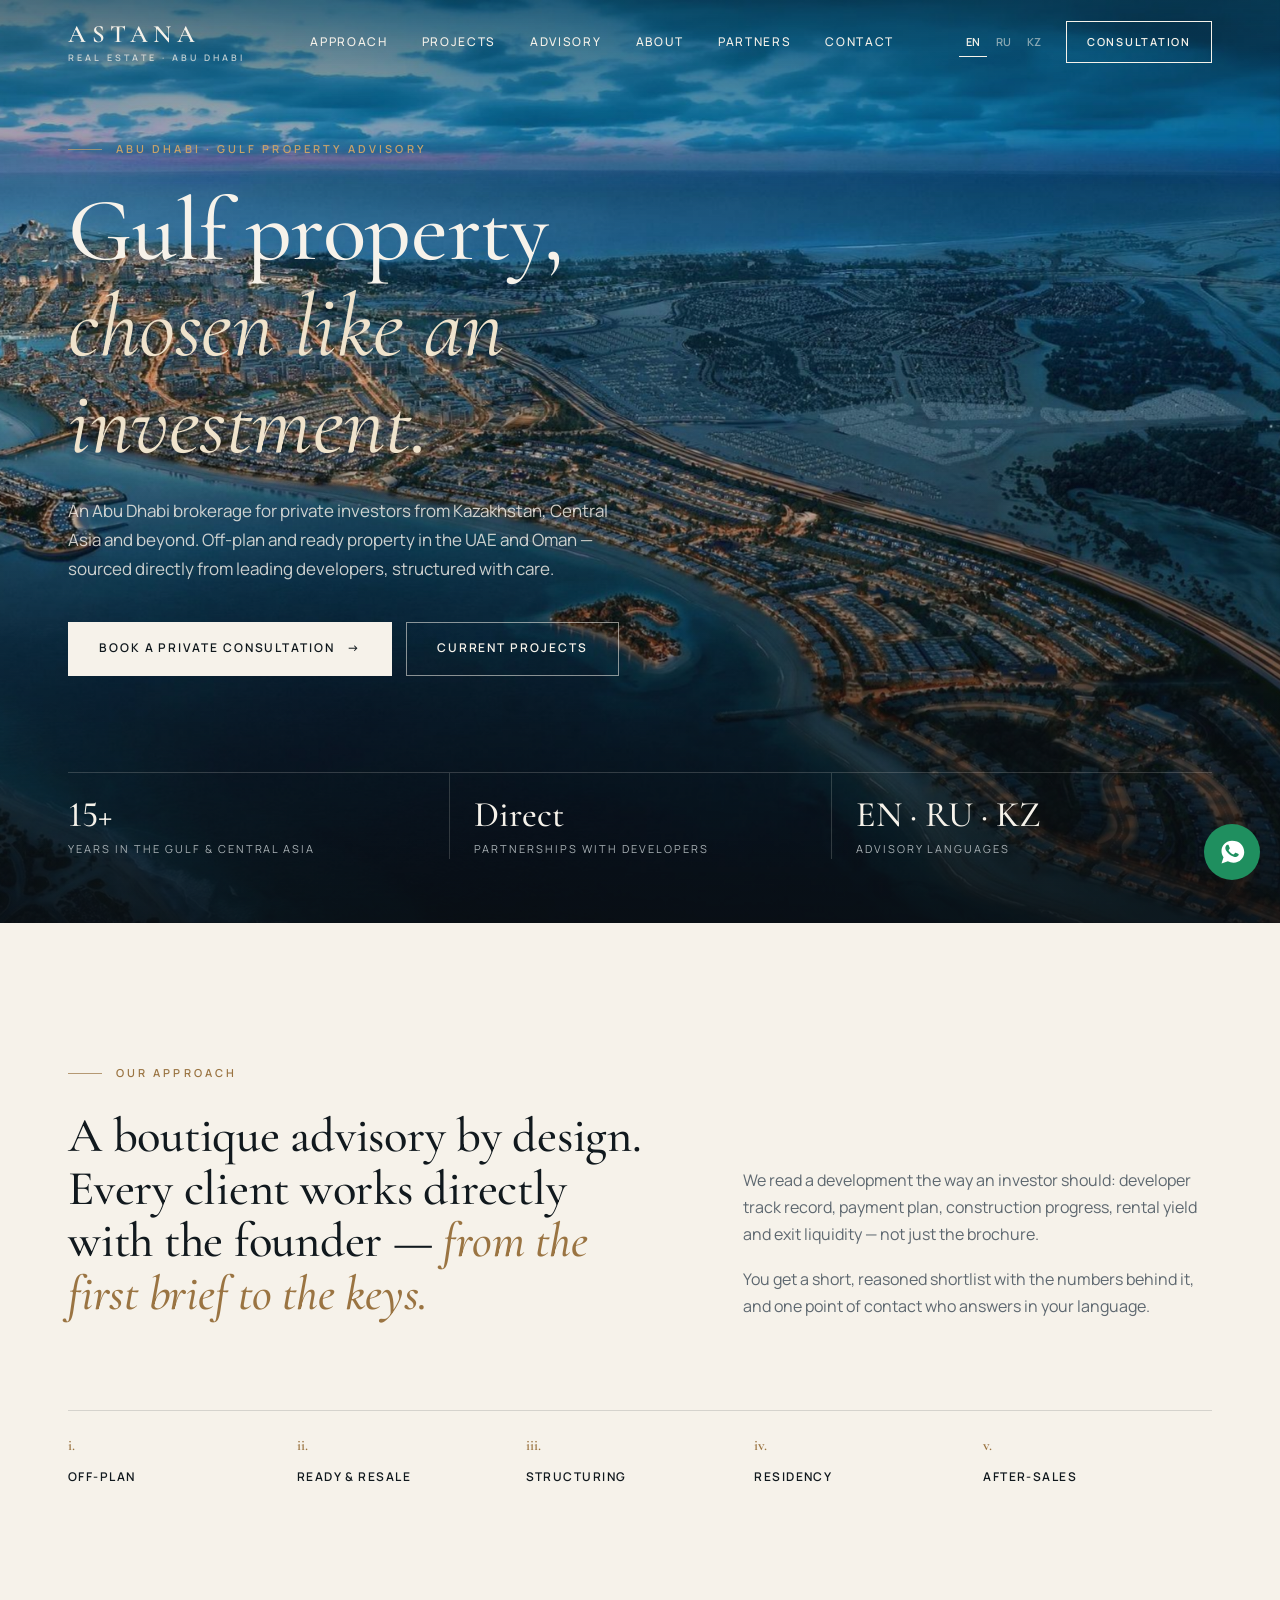
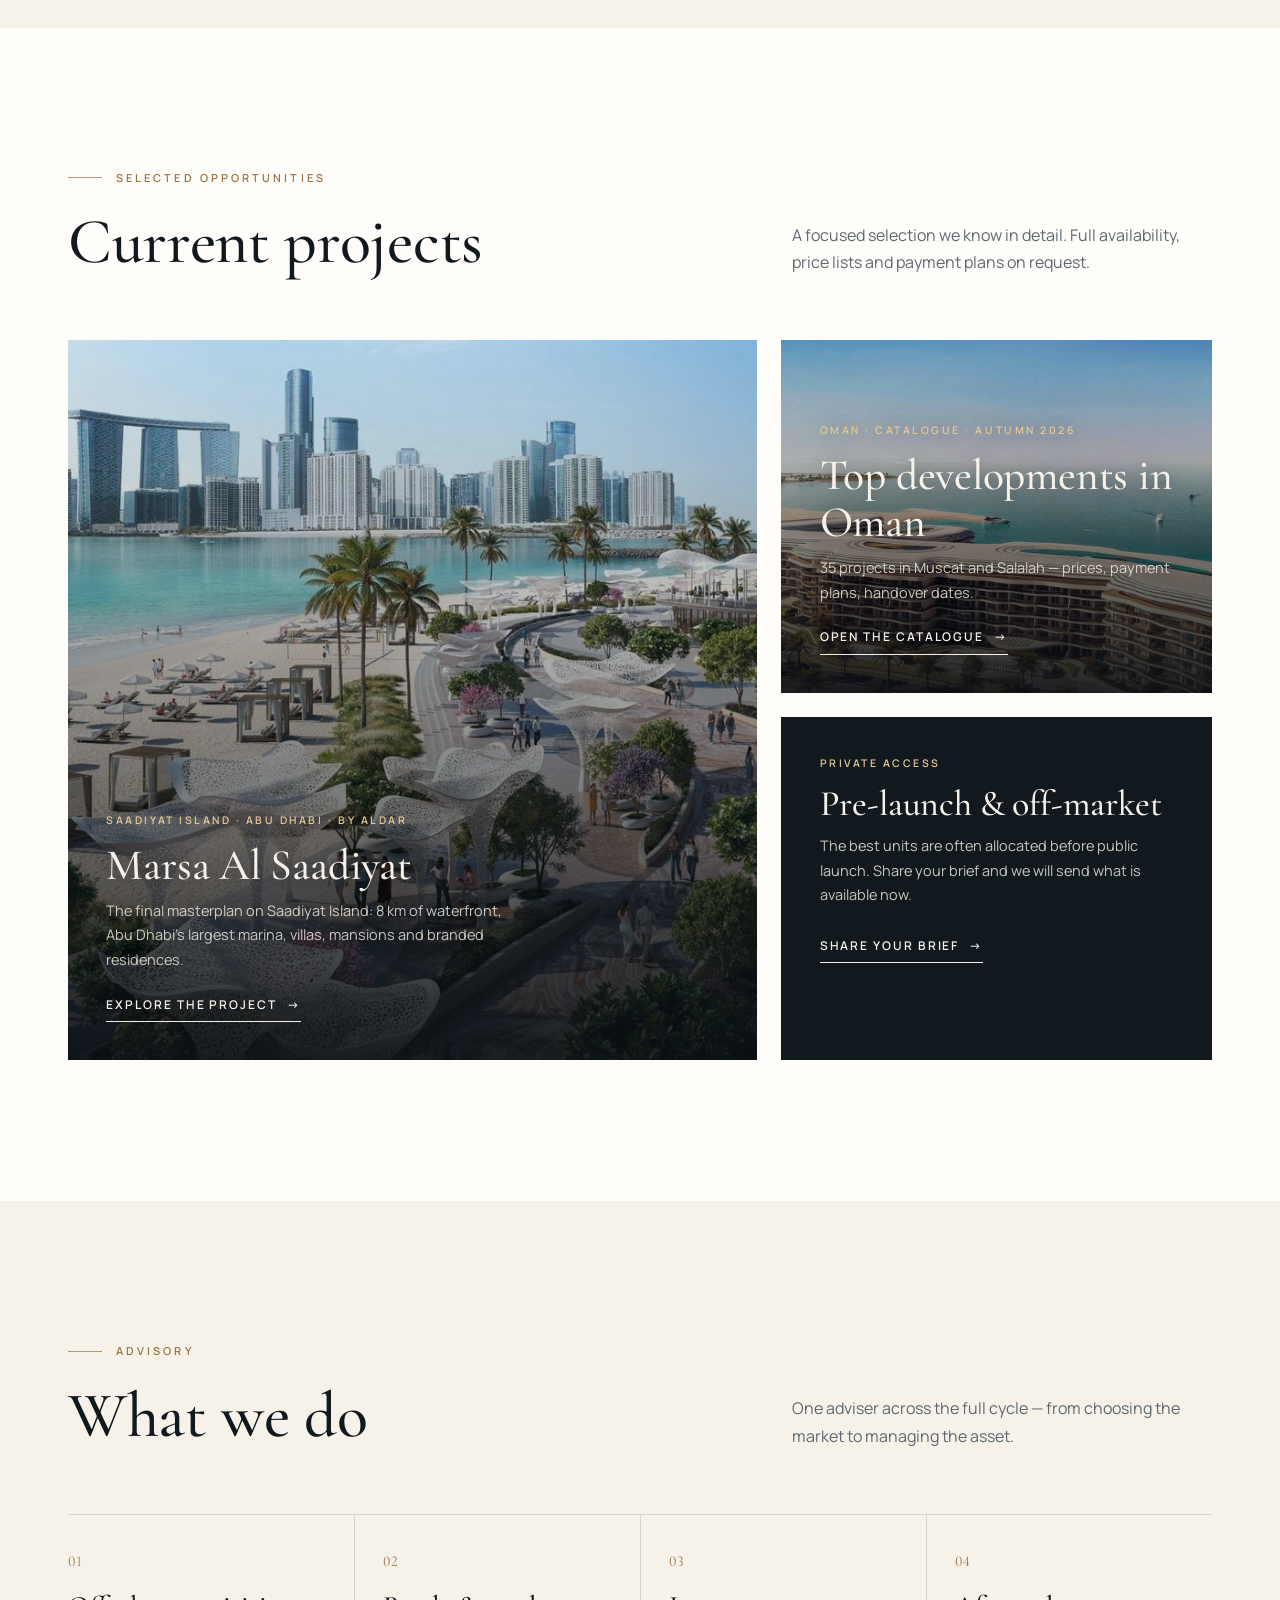
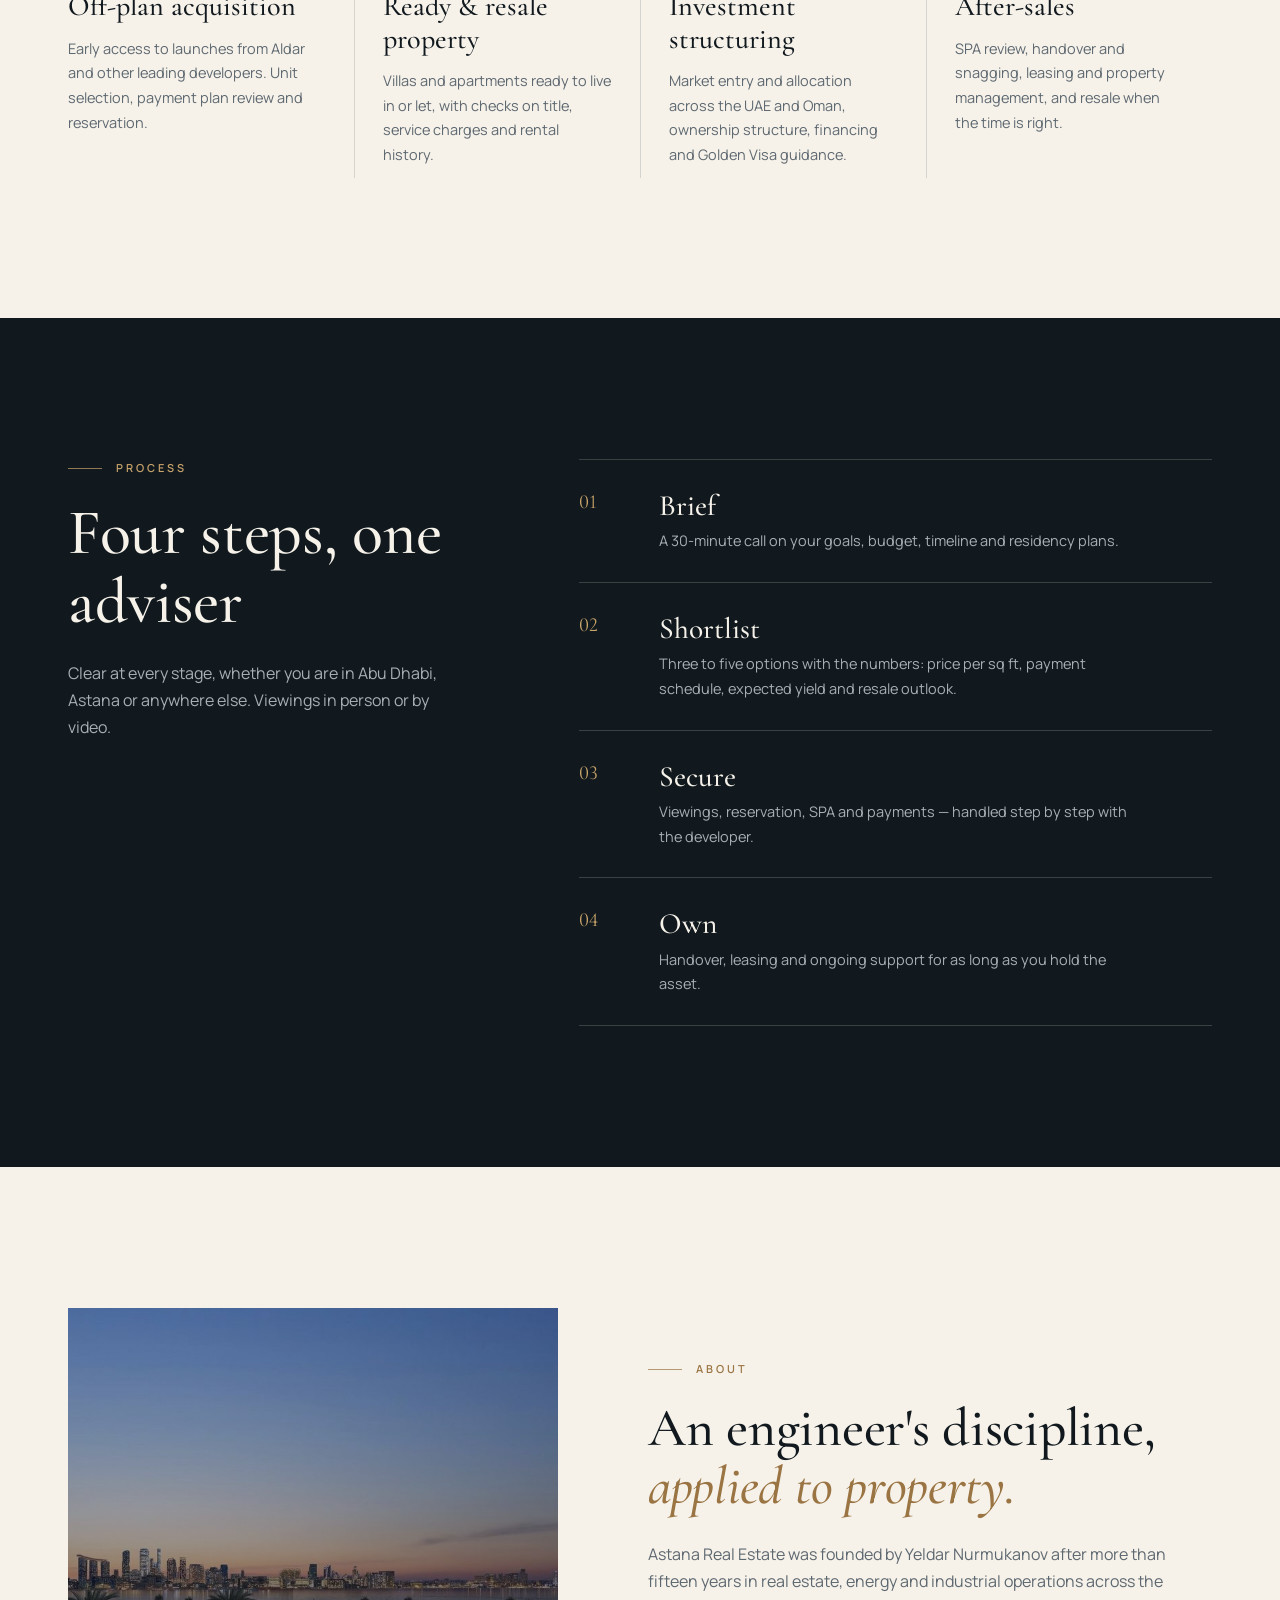
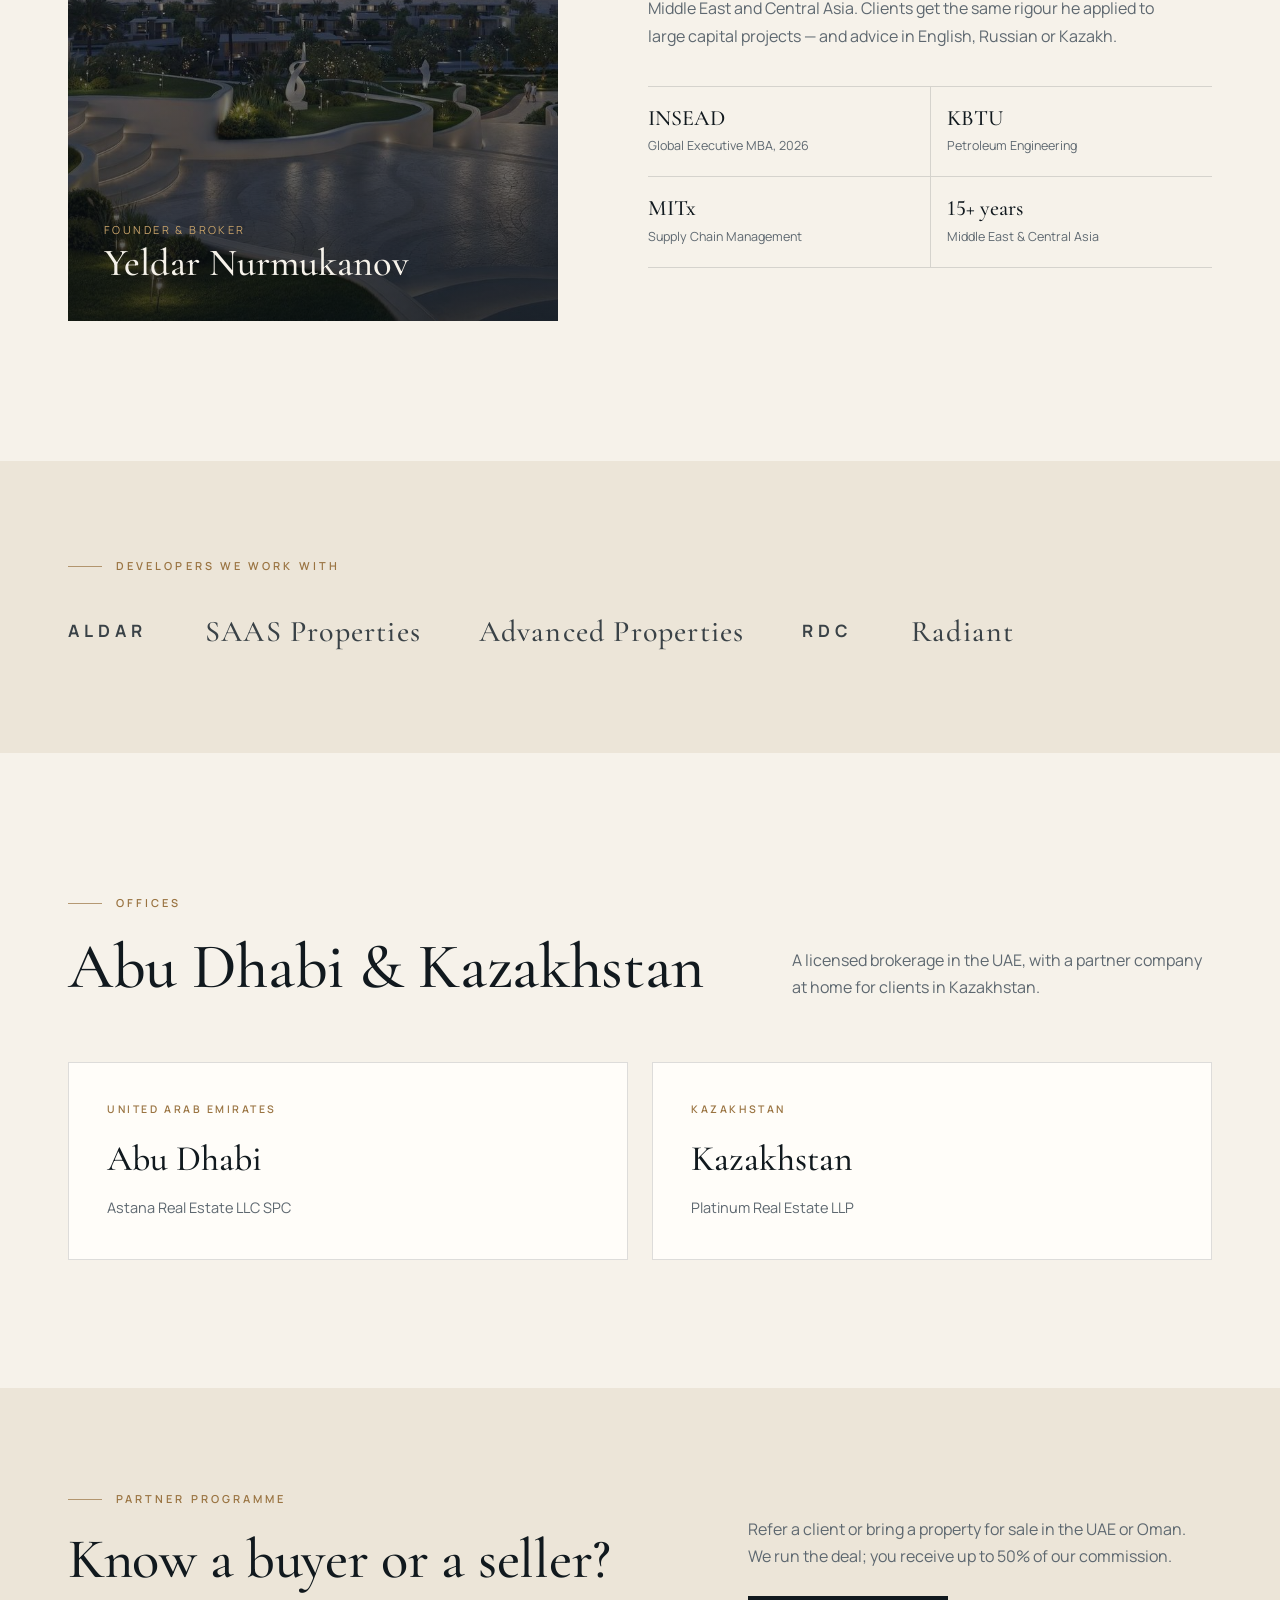
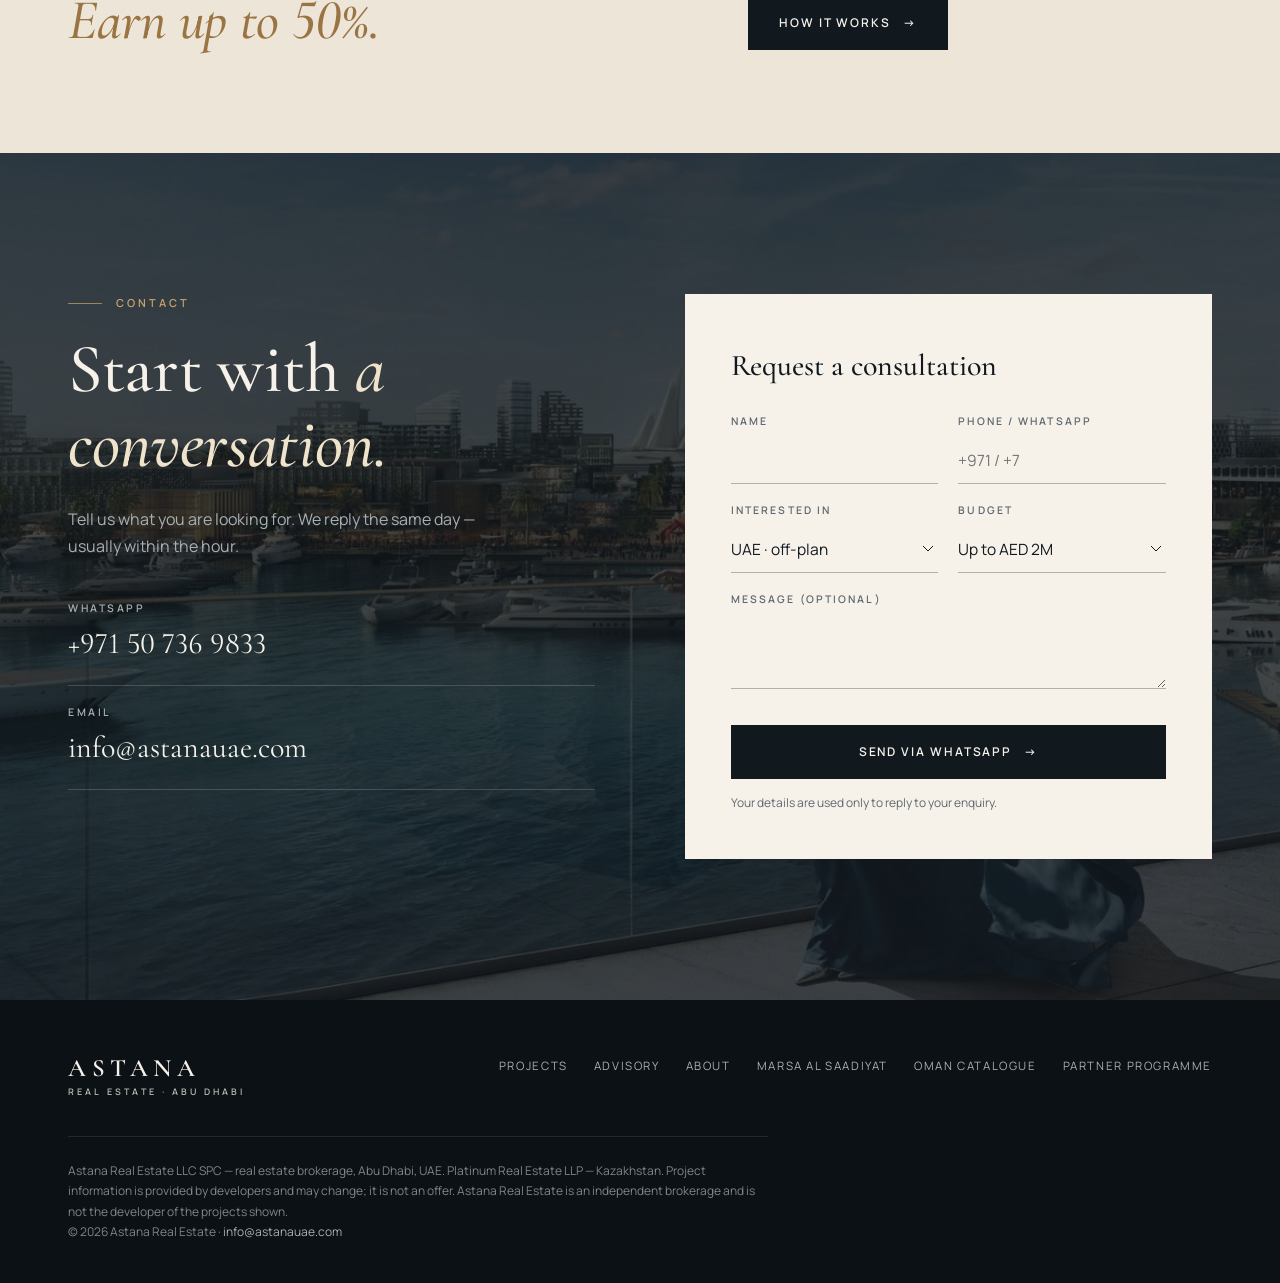
<file: index.html>
<!DOCTYPE html>
<html lang="en">
<head>
<!--
  ASTANA REAL ESTATE — homepage (astanauae.com)
  Contacts used: WhatsApp 971507369833 · info@astanauae.com
  Texts live in the I18N object at the bottom (en / ru / kk).
-->
<meta charset="UTF-8">
<meta name="viewport" content="width=device-width, initial-scale=1.0">
<title>Astana Real Estate — Gulf Property Advisory, Abu Dhabi</title>
<meta name="description" content="Astana Real Estate — Abu Dhabi brokerage for private investors. Off-plan and ready property in the UAE and Oman, direct with leading developers. Advisory in English, Russian and Kazakh.">
<meta property="og:title" content="Astana Real Estate — Gulf property, chosen like an investment">
<meta property="og:description" content="Abu Dhabi brokerage for private investors. Off-plan and ready property in the UAE and Oman. Advisory in English, Russian and Kazakh.">
<meta property="og:type" content="website">
<meta property="og:url" content="https://astanauae.com/">
<meta property="og:image" content="https://astanauae.com/assets/img/og.jpg">
<meta name="theme-color" content="#11191e">
<link rel="icon" href="data:image/svg+xml,%3Csvg xmlns='http://www.w3.org/2000/svg' viewBox='0 0 64 64'%3E%3Crect width='64' height='64' fill='%2311191e'/%3E%3Ctext x='32' y='45' font-family='Georgia,serif' font-size='38' fill='%23c8a36a' text-anchor='middle'%3EA%3C/text%3E%3C/svg%3E">
<link rel="preconnect" href="https://fonts.googleapis.com">
<link rel="preconnect" href="https://fonts.gstatic.com" crossorigin>
<link href="https://fonts.googleapis.com/css2?family=Cormorant+Garamond:ital,wght@0,400;0,500;0,600;1,400;1,500&family=Manrope:wght@400;500;600;700&display=swap" rel="stylesheet">
<link rel="preload" as="image" href="assets/img/hero.jpg" media="(min-width: 761px)">
<link rel="preload" as="image" href="assets/img/hero-m.jpg" media="(max-width: 760px)">
<style>
  :root{
    --ink:#11191e;          /* deep ink — dark sections, text */
    --ink-2:#1a252c;
    --ivory:#f6f2ea;        /* page background */
    --stone:#ece5d8;        /* alt section */
    --paper:#fffdf9;
    --muted:#5e6870;
    --muted-d:#a8b0b4;      /* muted text on dark */
    --brass:#9a7442;        /* accent on light */
    --brass-l:#c8a36a;      /* accent on dark */
    --line:rgba(17,25,30,.14);
    --line-d:rgba(246,242,234,.18);
    --serif:'Cormorant Garamond',Georgia,'Times New Roman',serif;
    --sans:'Manrope',system-ui,-apple-system,'Segoe UI',sans-serif;
    --maxw:1240px;
    --gut:clamp(16px,4vw,48px);
  }
  *{margin:0;padding:0;box-sizing:border-box}
  html{scroll-behavior:smooth;-webkit-text-size-adjust:100%}
  body{font-variant-numeric:lining-nums;background:var(--ivory);color:var(--ink);font-family:var(--sans);font-size:16px;line-height:1.7;-webkit-font-smoothing:antialiased;overflow-x:hidden}
  img{max-width:100%;display:block}
  a{color:inherit;text-decoration:none}
  button,input,select,textarea{font:inherit;color:inherit}
  .wrap{max-width:var(--maxw);margin:0 auto;padding:0 var(--gut)}
  .serif{font-family:var(--serif);font-weight:500;letter-spacing:-.005em;line-height:1.08}
  .eyebrow{display:flex;align-items:center;gap:14px;font-size:11px;font-weight:600;letter-spacing:.28em;text-transform:uppercase;color:var(--brass)}
  .eyebrow::before{content:"";width:34px;height:1px;background:currentColor;opacity:.7}
  .dark .eyebrow{color:var(--brass-l)}
  section{padding:clamp(80px,11vw,150px) 0}

  /* buttons */
  .btn{display:inline-flex;align-items:center;justify-content:center;gap:12px;height:54px;padding:0 30px;font-size:12px;font-weight:600;letter-spacing:.16em;text-transform:uppercase;border:1px solid transparent;cursor:pointer;transition:background .25s,color .25s,border-color .25s}
  .btn-light{background:var(--ivory);color:var(--ink)}
  .btn-light:hover{background:var(--brass-l)}
  .btn-line{border-color:rgba(246,242,234,.55);color:var(--ivory)}
  .btn-line:hover{border-color:var(--ivory);background:rgba(246,242,234,.08)}
  .btn-ink{background:var(--ink);color:var(--ivory)}
  .btn-ink:hover{background:var(--brass)}
  .arrow{display:inline-block;transition:transform .25s}
  a:hover .arrow,button:hover .arrow{transform:translateX(5px)}
  .link{display:inline-flex;gap:10px;align-items:center;font-size:12px;font-weight:600;letter-spacing:.16em;text-transform:uppercase;padding-bottom:6px;border-bottom:1px solid currentColor}

  /* header */
  header{position:fixed;inset:0 0 auto 0;z-index:60;color:var(--ivory);transition:background .35s,color .35s,box-shadow .35s}
  header.solid{background:rgba(246,242,234,.94);backdrop-filter:blur(12px);-webkit-backdrop-filter:blur(12px);color:var(--ink);box-shadow:0 1px 0 var(--line)}
  .nav{display:flex;align-items:center;justify-content:space-between;height:84px;gap:20px;transition:height .35s}
  header.solid .nav{height:68px}
  .brand{display:flex;flex-direction:column;line-height:1;flex:0 0 auto;white-space:nowrap}
  .brand b{font-family:var(--serif);font-weight:600;font-size:25px;letter-spacing:.22em}
  .brand span{font-size:9px;font-weight:600;letter-spacing:.34em;text-transform:uppercase;margin-top:6px;opacity:.75}
  .menu{display:flex;align-items:center;gap:34px;font-size:12px;font-weight:500;letter-spacing:.14em;text-transform:uppercase}
  .menu a{position:relative;padding:6px 0;white-space:nowrap}
  .menu a::after{content:"";position:absolute;left:0;right:100%;bottom:0;height:1px;background:currentColor;transition:right .3s}
  .menu a:hover::after{right:0}
  .tools{display:flex;align-items:center;gap:18px}
  .lang{display:flex;gap:2px;font-size:11px;font-weight:600;letter-spacing:.12em}
  .lang button{background:none;border:0;cursor:pointer;padding:6px 7px;opacity:.55;transition:opacity .2s}
  .lang button.on{opacity:1;box-shadow:inset 0 -1px 0 currentColor}
  .lang button:hover{opacity:1}
  .nav-cta{height:42px;padding:0 20px;font-size:11px;border:1px solid currentColor}
  .nav-cta:hover{background:var(--brass-l);border-color:var(--brass-l);color:var(--ink)}
  .burger{display:none;background:none;border:0;cursor:pointer;width:42px;height:42px;position:relative}
  .burger i{position:absolute;left:10px;right:10px;height:1.5px;background:currentColor;transition:transform .3s,top .3s}
  .burger i:nth-child(1){top:16px}.burger i:nth-child(2){top:25px}
  body.open .burger i:nth-child(1){top:20px;transform:rotate(45deg)}
  body.open .burger i:nth-child(2){top:20px;transform:rotate(-45deg)}

  /* hero */
  .hero{position:relative;min-height:100vh;min-height:100svh;display:flex;flex-direction:column;justify-content:flex-end;color:var(--ivory);background:var(--ink);overflow:hidden;padding:0}
  .hero picture,.hero picture img{position:absolute;inset:0;width:100%;height:100%;object-fit:cover}
  .hero picture img{animation:drift 22s ease-out both}
  @keyframes drift{from{transform:scale(1.08)}to{transform:scale(1)}}
  .hero::after{content:"";position:absolute;inset:0;background:linear-gradient(180deg,rgba(10,15,19,.55) 0%,rgba(10,15,19,.05) 30%,rgba(10,15,19,.25) 55%,rgba(10,15,19,.88) 100%)}
  .hero-in{position:relative;z-index:2;width:100%;padding-top:140px;padding-bottom:clamp(36px,6vw,64px)}
  .hero .eyebrow{color:var(--brass-l)}
  .hero h1{font-size:clamp(44px,7vw,100px);margin:24px 0 24px;max-width:13ch;font-weight:500}
  .hero h1 em{font-style:italic;font-weight:400;color:#efe3cc}
  .hero p{max-width:54ch;font-size:clamp(15px,1.4vw,17px);color:rgba(246,242,234,.82)}
  .hero-ctas{display:flex;flex-wrap:wrap;gap:14px;margin-top:38px}
  .facts{display:grid;grid-template-columns:repeat(3,1fr);margin-top:clamp(48px,8vw,96px);border-top:1px solid var(--line-d)}
  .facts div{padding:22px 24px 0 0}
  .facts div+div{padding-left:24px;border-left:1px solid var(--line-d)}
  .facts b{display:block;font-family:var(--serif);font-weight:500;font-size:clamp(26px,3vw,36px);line-height:1.1}
  .facts span{display:block;margin-top:6px;font-size:11px;letter-spacing:.18em;text-transform:uppercase;color:var(--muted-d)}

  /* approach */
  .approach-grid{display:grid;grid-template-columns:1.25fr 1fr;gap:clamp(40px,7vw,110px);align-items:end}
  .statement{font-size:clamp(30px,3.8vw,52px);margin-top:28px}
  .statement em{font-style:italic;color:var(--brass)}
  .approach-side p{color:var(--muted);max-width:46ch}
  .approach-side p+p{margin-top:18px}
  .pillars{display:grid;grid-template-columns:repeat(5,1fr);margin-top:clamp(56px,7vw,90px);border-top:1px solid var(--line)}
  .pillars div{padding:22px 18px 0 0;font-size:12px;font-weight:600;letter-spacing:.12em;text-transform:uppercase}
  .pillars div i{display:block;font-style:normal;font-family:var(--serif);font-size:15px;letter-spacing:0;text-transform:none;color:var(--brass);margin-bottom:8px}

  /* projects */
  #projects{background:var(--paper)}
  .sec-head{display:flex;justify-content:space-between;align-items:flex-end;gap:30px;flex-wrap:wrap;margin-bottom:clamp(40px,5vw,64px)}
  .sec-head h2{font-size:clamp(38px,5vw,68px);margin-top:20px}
  .sec-head p{color:var(--muted);max-width:42ch}
  .proj{display:grid;grid-template-columns:1.6fr 1fr;grid-template-rows:auto auto;gap:24px}
  .card{position:relative;display:flex;flex-direction:column;justify-content:flex-end;overflow:hidden;color:var(--ivory);background:var(--ink);min-height:300px}
  .card img{position:absolute;inset:0;width:100%;height:100%;object-fit:cover;transition:transform 1.2s cubic-bezier(.2,.7,.2,1)}
  .card:hover img{transform:scale(1.045)}
  .card::after{content:"";position:absolute;inset:0;background:linear-gradient(180deg,rgba(10,15,19,.08) 0%,rgba(10,15,19,.25) 35%,rgba(10,15,19,.9) 100%)}
  .card:not(.note) .card-in{text-shadow:0 1px 18px rgba(0,0,0,.35)}
  .card-in{position:relative;z-index:2;padding:clamp(22px,3vw,40px)}
  .card .tag{font-size:10.5px;font-weight:600;letter-spacing:.24em;text-transform:uppercase;color:#e6c995}
  .card h3{font-size:clamp(30px,3.4vw,48px);margin:12px 0 10px}
  .card p{font-size:14.5px;color:rgba(246,242,234,.8);max-width:46ch}
  .card .link{margin-top:22px}
  .card.big{grid-row:span 2;min-height:clamp(460px,62vw,720px)}
  .card.note{background:var(--ink);justify-content:space-between}
  .card.note::after{display:none}
  .card.note .card-in{height:100%;display:flex;flex-direction:column}
  .card.note .card-in .link{margin-top:auto;align-self:flex-start}
  .card.note h3{font-size:clamp(28px,2.8vw,38px)}

  /* advisory */
  .svc{display:grid;grid-template-columns:repeat(4,1fr);border-top:1px solid var(--line)}
  .svc article{padding:34px 28px 10px 0}
  .svc article+article{padding-left:28px;border-left:1px solid var(--line)}
  .svc .num{font-family:var(--serif);font-size:15px;color:var(--brass)}
  .svc h3{font-family:var(--serif);font-weight:500;font-size:clamp(25px,2.2vw,30px);line-height:1.15;margin:16px 0 14px}
  .svc p{color:var(--muted);font-size:14.5px}

  /* process (dark) */
  .dark{background:var(--ink);color:var(--ivory)}
  .process-grid{display:grid;grid-template-columns:1fr 1.5fr;gap:clamp(40px,7vw,110px)}
  .process-grid h2{font-size:clamp(38px,5vw,68px);margin-top:20px}
  .process-grid .intro{color:var(--muted-d);margin-top:24px;max-width:38ch}
  .steps{list-style:none;counter-reset:s}
  .steps li{display:grid;grid-template-columns:70px 1fr;gap:10px;padding:28px 0;border-top:1px solid var(--line-d)}
  .steps li:last-child{border-bottom:1px solid var(--line-d)}
  .steps li::before{counter-increment:s;content:"0" counter(s);font-family:var(--serif);font-size:20px;color:var(--brass-l);line-height:1.4}
  .steps h3{font-family:var(--serif);font-weight:500;font-size:clamp(24px,2.3vw,30px);line-height:1.2}
  .steps p{color:var(--muted-d);font-size:14.5px;margin-top:6px;max-width:52ch}

  /* founder */
  .founder{display:grid;grid-template-columns:1fr 1.15fr;gap:clamp(40px,7vw,110px);align-items:center}
  .portrait{position:relative;aspect-ratio:4/5;overflow:hidden;background:var(--ink)}
  .portrait img{width:100%;height:100%;object-fit:cover;opacity:.9}
  .portrait::after{content:"";position:absolute;inset:0;background:linear-gradient(180deg,rgba(10,15,19,.1),rgba(10,15,19,.7))}
  .portrait .mono{position:absolute;left:clamp(22px,3vw,36px);bottom:clamp(22px,3vw,36px);z-index:2;color:var(--ivory)}
  .portrait .mono b{display:block;font-family:var(--serif);font-weight:500;font-size:clamp(30px,3vw,40px);line-height:1.1}
  .portrait .mono span{font-size:11px;letter-spacing:.22em;text-transform:uppercase;color:var(--brass-l)}
  .founder h2{font-size:clamp(34px,4.2vw,56px);margin:20px 0 26px}
  .founder h2 em{font-style:italic;color:var(--brass)}
  .founder p{color:var(--muted);max-width:52ch}
  .creds{display:grid;grid-template-columns:repeat(2,1fr);gap:0;margin-top:36px;border-top:1px solid var(--line)}
  .creds div{padding:18px 16px 18px 0;border-bottom:1px solid var(--line)}
  .creds div:nth-child(even){padding-left:16px;border-left:1px solid var(--line)}
  .creds b{display:block;font-family:var(--serif);font-weight:500;font-size:22px;line-height:1.2}
  .creds span{font-size:12.5px;color:var(--muted)}

  /* partners */
  #partners{background:var(--stone);padding:clamp(60px,8vw,96px) 0}
  .partners{display:flex;align-items:center;justify-content:space-between;gap:30px;flex-wrap:wrap}
  .partners .eyebrow{flex:0 0 auto}
  .marks{display:flex;flex-wrap:wrap;gap:clamp(22px,4.5vw,64px);align-items:center}
  .marks span{font-family:var(--serif);font-size:clamp(22px,2.4vw,30px);font-weight:500;letter-spacing:.04em;color:#3a4247}
  .marks span.caps{font-family:var(--sans);font-size:clamp(14px,1.4vw,17px);font-weight:700;letter-spacing:.3em}

  /* offices */
  .offices{display:grid;grid-template-columns:1fr 1fr;gap:24px;margin-top:clamp(40px,5vw,60px)}
  .office{border:1px solid var(--line);padding:clamp(26px,3vw,40px);background:var(--paper)}
  .office .tag{font-size:10.5px;font-weight:600;letter-spacing:.24em;text-transform:uppercase;color:var(--brass)}
  .office h3{font-family:var(--serif);font-weight:500;font-size:clamp(28px,2.8vw,38px);margin:10px 0 6px}
  .office p{color:var(--muted);font-size:14.5px}

  /* partner programme band */
  #refer{background:var(--stone);padding:clamp(64px,8vw,104px) 0}
  .refer{display:grid;grid-template-columns:1.3fr 1fr;gap:clamp(32px,6vw,90px);align-items:end}
  .refer h2{font-size:clamp(34px,4.4vw,58px);margin-top:20px}
  .refer h2 em{font-style:italic;color:var(--brass)}
  .refer p{color:var(--muted);max-width:46ch}
  .refer .btn{margin-top:26px}

  /* contact */
  #contact{position:relative;overflow:hidden}
  #contact .bg{position:absolute;inset:0;width:100%;height:100%;object-fit:cover;opacity:.22}
  #contact::before{content:"";position:absolute;inset:0;background:linear-gradient(90deg,var(--ink) 30%,rgba(17,25,30,.75))}
  .contact-grid{position:relative;z-index:2;display:grid;grid-template-columns:1fr 1fr;gap:clamp(40px,7vw,110px)}
  .contact-grid h2{font-size:clamp(40px,5.4vw,74px);margin:20px 0 24px}
  .contact-grid h2 em{font-style:italic;color:#efe3cc}
  .contact-grid .intro{color:var(--muted-d);max-width:42ch}
  .direct{margin-top:40px;display:grid;gap:18px}
  .direct a{display:flex;flex-direction:column;padding-bottom:16px;border-bottom:1px solid var(--line-d);transition:border-color .2s}
  .direct a:hover{border-color:var(--brass-l)}
  .direct small{font-size:10.5px;font-weight:600;letter-spacing:.24em;text-transform:uppercase;color:var(--muted-d)}
  .direct span{font-family:var(--serif);font-size:clamp(24px,2.4vw,30px)}
  form{background:var(--ivory);color:var(--ink);padding:clamp(26px,3.6vw,48px)}
  form h3{font-family:var(--serif);font-weight:500;font-size:30px;margin-bottom:22px}
  .field{margin-bottom:18px}
  .field label{display:block;font-size:10.5px;font-weight:600;letter-spacing:.2em;text-transform:uppercase;color:var(--muted);margin-bottom:6px}
  .field input,.field select,.field textarea{width:100%;background:transparent;border:0;border-bottom:1px solid rgba(17,25,30,.3);padding:10px 0;font-size:15.5px;border-radius:0;outline:none;transition:border-color .2s;-webkit-appearance:none;appearance:none}
  .field select{background:url("data:image/svg+xml,%3Csvg xmlns='http://www.w3.org/2000/svg' width='12' height='8'%3E%3Cpath d='M1 1l5 5 5-5' stroke='%2311191e' fill='none'/%3E%3C/svg%3E") no-repeat right 4px center;padding-right:24px;cursor:pointer}
  .field textarea{resize:vertical;min-height:70px}
  .field input:focus,.field select:focus,.field textarea:focus{border-color:var(--brass)}
  .row2{display:grid;grid-template-columns:1fr 1fr;gap:20px}
  form .btn{width:100%;margin-top:10px}
  .form-note{font-size:12px;color:var(--muted);margin-top:14px}
  .err{color:#a23b2a;font-size:12.5px;margin-top:10px;display:none}

  /* footer */
  footer{background:#0b1114;color:var(--muted-d);padding:56px 0 40px;font-size:13px}
  .foot{display:flex;justify-content:space-between;gap:30px;flex-wrap:wrap;align-items:flex-start}
  .foot .brand{color:var(--ivory)}
  .foot nav{display:flex;gap:26px;flex-wrap:wrap;font-size:11.5px;letter-spacing:.14em;text-transform:uppercase}
  .foot nav a:hover{color:var(--ivory)}
  .fine{margin-top:40px;padding-top:24px;border-top:1px solid rgba(246,242,234,.1);font-size:12px;line-height:1.7;color:#7d878c;max-width:100ch}
  .fine a{color:var(--muted-d)}

  /* floating WhatsApp */
  .wa{position:fixed;right:20px;bottom:20px;z-index:70;width:56px;height:56px;border-radius:50%;background:#1f8f5f;display:grid;place-items:center;box-shadow:0 10px 30px rgba(0,0,0,.25);transition:transform .2s}
  .wa:hover{transform:scale(1.06)}
  .wa svg{width:28px;height:28px;fill:#fff}

  /* reveal */
  .rv{opacity:0;transform:translateY(26px);transition:opacity .9s ease,transform .9s cubic-bezier(.2,.7,.2,1)}
  .rv.in{opacity:1;transform:none}
  .no-js .rv{opacity:1;transform:none}
  @media (prefers-reduced-motion:reduce){
    html{scroll-behavior:auto}
    .rv{opacity:1;transform:none;transition:none}
    .hero picture img{animation:none}
  }

  /* responsive */
  @media (min-width:1021px) and (max-width:1240px){
    .menu{gap:20px;font-size:11px;letter-spacing:.1em}
    .tools{gap:14px}
  }
  @media (max-width:1020px){
    .menu{display:none}
    .burger{display:block}
    .nav-cta{display:none}
    body.open header{background:var(--ink);color:var(--ivory);box-shadow:none}
    body.open .menu{display:flex;position:fixed;top:68px;left:0;right:0;bottom:0;flex-direction:column;align-items:flex-start;gap:6px;padding:30px var(--gut);background:var(--ink);color:var(--ivory)}
    body.open .menu a{font-family:var(--serif);font-size:34px;letter-spacing:0;text-transform:none}
    body.open{overflow:hidden}
    .svc{grid-template-columns:1fr 1fr}
    .svc article:nth-child(3){padding-left:0;border-left:0}
    .svc article:nth-child(n+3){border-top:1px solid var(--line)}
    .pillars{grid-template-columns:repeat(3,1fr);row-gap:20px}
  }
  @media (max-width:860px){
    .approach-grid,.process-grid,.founder,.contact-grid,.offices,.refer{grid-template-columns:1fr}
    .proj{grid-template-columns:1fr}
    .card.big{grid-row:auto;min-height:520px}
    .card{min-height:380px}
    .card.note{min-height:300px}
    .portrait{aspect-ratio:4/3}
  }
  @media (max-width:600px){
    .nav{height:68px}
    .brand b{font-size:21px}
    .facts{grid-template-columns:1fr}
    .facts div,.facts div+div{padding:12px 0;border-left:0;border-bottom:1px solid var(--line-d)}
    .facts b{font-size:24px}
    .facts span{margin-top:2px;font-size:10px}
    .hero-in{padding-bottom:84px}
    .svc{grid-template-columns:1fr}
    .svc article,.svc article+article{padding:28px 0 14px;border-left:0;border-top:1px solid var(--line)}
    .svc article:first-child{border-top:0}
    .pillars{grid-template-columns:1fr 1fr}
    .creds{grid-template-columns:1fr}
    .creds div:nth-child(even){padding-left:0;border-left:0}
    .row2{grid-template-columns:1fr;gap:0}
    .hero-ctas .btn{width:100%}
    .steps li{grid-template-columns:48px 1fr}
    .lang button{padding:6px 5px}
  }
</style>
</head>
<body class="no-js">

<header id="top">
  <div class="wrap nav">
    <a class="brand" href="#" aria-label="Astana Real Estate — home">
      <b>ASTANA</b>
      <span>Real Estate · Abu Dhabi</span>
    </a>
    <nav class="menu" id="menu">
      <a href="#approach" data-i18n="nav1">Approach</a>
      <a href="#projects" data-i18n="nav2">Projects</a>
      <a href="#advisory" data-i18n="nav3">Advisory</a>
      <a href="#about" data-i18n="nav4">About</a>
      <a href="partner/" data-i18n="nav6">Partners</a>
      <a href="#contact" data-i18n="nav5">Contact</a>
    </nav>
    <div class="tools">
      <div class="lang" role="group" aria-label="Language">
        <button data-lang="en">EN</button><button data-lang="ru">RU</button><button data-lang="kk">KZ</button>
      </div>
      <a class="btn nav-cta" href="#contact" data-i18n="navCta">Consultation</a>
      <button class="burger" aria-label="Menu" aria-controls="menu" aria-expanded="false"><i></i><i></i></button>
    </div>
  </div>
</header>

<main>
<section class="hero">
  <picture>
    <source media="(max-width:760px)" srcset="assets/img/hero-m.jpg">
    <img src="assets/img/hero.jpg" alt="Saadiyat Island, Abu Dhabi, aerial view at dusk" fetchpriority="high">
  </picture>
  <div class="wrap hero-in">
    <div class="eyebrow" data-i18n="heroEyebrow">Abu Dhabi · Gulf property advisory</div>
    <h1 class="serif" data-i18n="heroTitle">Gulf property, <em>chosen like an investment.</em></h1>
    <p data-i18n="heroSub">An Abu Dhabi brokerage for private investors from Kazakhstan, Central Asia and beyond. Off-plan and ready property in the UAE and Oman — sourced directly from leading developers, structured with care.</p>
    <div class="hero-ctas">
      <a class="btn btn-light" href="#contact"><span data-i18n="heroCta1">Book a private consultation</span> <span class="arrow">→</span></a>
      <a class="btn btn-line" href="#projects" data-i18n="heroCta2">Current projects</a>
    </div>
    <div class="facts">
      <div><b>15+</b><span data-i18n="fact1">Years in the Gulf &amp; Central Asia</span></div>
      <div><b data-i18n="fact2b">Direct</b><span data-i18n="fact2">Partnerships with developers</span></div>
      <div><b>EN · RU · KZ</b><span data-i18n="fact3">Advisory languages</span></div>
    </div>
  </div>
</section>

<section id="approach">
  <div class="wrap">
    <div class="approach-grid">
      <div class="rv">
        <div class="eyebrow" data-i18n="apEyebrow">Our approach</div>
        <p class="serif statement" data-i18n="apStatement">A boutique advisory by design. Every client works directly with the founder — <em>from the first brief to the keys.</em></p>
      </div>
      <div class="approach-side rv">
        <p data-i18n="apP1">We read a development the way an investor should: developer track record, payment plan, construction progress, rental yield and exit liquidity — not just the brochure.</p>
        <p data-i18n="apP2">You get a short, reasoned shortlist with the numbers behind it, and one point of contact who answers in your language.</p>
      </div>
    </div>
    <div class="pillars rv">
      <div><i>i.</i><span data-i18n="pl1">Off-plan</span></div>
      <div><i>ii.</i><span data-i18n="pl2">Ready &amp; resale</span></div>
      <div><i>iii.</i><span data-i18n="pl3">Structuring</span></div>
      <div><i>iv.</i><span data-i18n="pl4">Residency</span></div>
      <div><i>v.</i><span data-i18n="pl5">After-sales</span></div>
    </div>
  </div>
</section>

<section id="projects">
  <div class="wrap">
    <div class="sec-head rv">
      <div>
        <div class="eyebrow" data-i18n="prEyebrow">Selected opportunities</div>
        <h2 class="serif" data-i18n="prTitle">Current projects</h2>
      </div>
      <p data-i18n="prSub">A focused selection we know in detail. Full availability, price lists and payment plans on request.</p>
    </div>
    <div class="proj">
      <a class="card big rv" href="marsasaadiyat/">
        <img src="assets/img/promenade.jpg" alt="Marsa Al Saadiyat beach promenade, Abu Dhabi" loading="lazy">
        <div class="card-in">
          <div class="tag" data-i18n="p1Tag">Saadiyat Island · Abu Dhabi · by Aldar</div>
          <h3 class="serif">Marsa Al Saadiyat</h3>
          <p data-i18n="p1Text">The final masterplan on Saadiyat Island: 8 km of waterfront, Abu Dhabi's largest marina, villas, mansions and branded residences.</p>
          <span class="link"><span data-i18n="p1Link">Explore the project</span> <span class="arrow">→</span></span>
        </div>
      </a>
      <a class="card rv" href="oman/">
        <img src="assets/img/oman.jpg" alt="Waterfront residences in Muscat, Oman" loading="lazy">
        <div class="card-in">
          <div class="tag" data-i18n="p2Tag">Oman · Catalogue · Autumn 2026</div>
          <h3 class="serif" data-i18n="p2Title">Top developments in Oman</h3>
          <p data-i18n="p2Text">35 projects in Muscat and Salalah — prices, payment plans, handover dates.</p>
          <span class="link"><span data-i18n="p2Link">Open the catalogue</span> <span class="arrow">→</span></span>
        </div>
      </a>
      <a class="card note rv" href="#contact">
        <div class="card-in">
          <div class="tag" data-i18n="p3Tag">Private access</div>
          <h3 class="serif" data-i18n="p3Title">Pre-launch &amp; <span style="white-space:nowrap">off-market</span></h3>
          <p data-i18n="p3Text">The best units are often allocated before public launch. Share your brief and we will send what is available now.</p>
          <span class="link" style="margin-top:28px"><span data-i18n="p3Link">Share your brief</span> <span class="arrow">→</span></span>
        </div>
      </a>
    </div>
  </div>
</section>

<section id="advisory">
  <div class="wrap">
    <div class="sec-head rv">
      <div>
        <div class="eyebrow" data-i18n="svEyebrow">Advisory</div>
        <h2 class="serif" data-i18n="svTitle">What we do</h2>
      </div>
      <p data-i18n="svSub">One adviser across the full cycle — from choosing the market to managing the asset.</p>
    </div>
    <div class="svc">
      <article class="rv"><div class="num">01</div><h3 data-i18n="s1h">Off-plan acquisition</h3><p data-i18n="s1p">Early access to launches from Aldar and other leading developers. Unit selection, payment plan review and reservation.</p></article>
      <article class="rv"><div class="num">02</div><h3 data-i18n="s2h">Ready &amp; resale property</h3><p data-i18n="s2p">Villas and apartments ready to live in or let, with checks on title, service charges and rental history.</p></article>
      <article class="rv"><div class="num">03</div><h3 data-i18n="s3h">Investment structuring</h3><p data-i18n="s3p">Market entry and allocation across the UAE and Oman, ownership structure, financing and Golden Visa guidance.</p></article>
      <article class="rv"><div class="num">04</div><h3 data-i18n="s4h">After-sales</h3><p data-i18n="s4p">SPA review, handover and snagging, leasing and property management, and resale when the time is right.</p></article>
    </div>
  </div>
</section>

<section class="dark" id="process">
  <div class="wrap process-grid">
    <div class="rv">
      <div class="eyebrow" data-i18n="psEyebrow">Process</div>
      <h2 class="serif" data-i18n="psTitle">Four steps, one adviser</h2>
      <p class="intro" data-i18n="psSub">Clear at every stage, whether you are in Abu Dhabi, Astana or anywhere else. Viewings in person or by video.</p>
    </div>
    <ol class="steps rv">
      <li><div><h3 data-i18n="st1h">Brief</h3><p data-i18n="st1p">A 30-minute call on your goals, budget, timeline and residency plans.</p></div></li>
      <li><div><h3 data-i18n="st2h">Shortlist</h3><p data-i18n="st2p">Three to five options with the numbers: price per sq ft, payment schedule, expected yield and resale outlook.</p></div></li>
      <li><div><h3 data-i18n="st3h">Secure</h3><p data-i18n="st3p">Viewings, reservation, SPA and payments — handled step by step with the developer.</p></div></li>
      <li><div><h3 data-i18n="st4h">Own</h3><p data-i18n="st4p">Handover, leasing and ongoing support for as long as you hold the asset.</p></div></li>
    </ol>
  </div>
</section>

<section id="about">
  <div class="wrap founder">
    <div class="portrait rv">
      <img src="assets/img/sunset.jpg" alt="Sunset over a park in Abu Dhabi" loading="lazy">
      <div class="mono"><span data-i18n="fdRole">Founder &amp; Broker</span><b data-i18n="fdName">Yeldar Nurmukanov</b></div>
    </div>
    <div class="rv">
      <div class="eyebrow" data-i18n="fdEyebrow">About</div>
      <h2 class="serif" data-i18n="fdTitle">An engineer's discipline, <em>applied to property.</em></h2>
      <p data-i18n="fdP">Astana Real Estate was founded by Yeldar Nurmukanov after more than fifteen years in real estate, energy and industrial operations across the Middle East and Central Asia. Clients get the same rigour he applied to large capital projects — and advice in English, Russian or Kazakh.</p>
      <div class="creds">
        <div><b>INSEAD</b><span data-i18n="cr1">Global Executive MBA, 2026</span></div>
        <div><b>KBTU</b><span data-i18n="cr2">Petroleum Engineering</span></div>
        <div><b>MITx</b><span data-i18n="cr3">Supply Chain Management</span></div>
        <div><b data-i18n="cr4b">15+ years</b><span data-i18n="cr4">Middle East &amp; Central Asia</span></div>
      </div>
    </div>
  </div>
</section>

<section id="partners">
  <div class="wrap partners rv">
    <div class="eyebrow" data-i18n="ptEyebrow">Developers we work with</div>
    <div class="marks">
      <span class="caps">ALDAR</span>
      <span>SAAS Properties</span>
      <span>Advanced Properties</span>
      <span class="caps">RDC</span>
      <span>Radiant</span>
    </div>
  </div>
</section>

<section id="offices" style="padding-bottom:clamp(80px,10vw,130px)">
  <div class="wrap">
    <div class="sec-head rv" style="margin-bottom:0">
      <div>
        <div class="eyebrow" data-i18n="ofEyebrow">Offices</div>
        <h2 class="serif" data-i18n="ofTitle">Abu Dhabi &amp; Kazakhstan</h2>
      </div>
      <p data-i18n="ofSub">A licensed brokerage in the UAE, with a partner company at home for clients in Kazakhstan.</p>
    </div>
    <div class="offices">
      <div class="office rv"><div class="tag" data-i18n="of1Tag">United Arab Emirates</div><h3>Abu Dhabi</h3><p>Astana Real Estate LLC SPC</p></div>
      <div class="office rv"><div class="tag" data-i18n="of2Tag">Kazakhstan</div><h3 data-i18n="of2City">Kazakhstan</h3><p data-i18n="of2Co">Platinum Real Estate LLP</p></div>
    </div>
  </div>
</section>

<section id="refer">
  <div class="wrap refer">
    <div class="rv">
      <div class="eyebrow" data-i18n="rfEyebrow">Partner programme</div>
      <h2 class="serif" data-i18n="rfTitle">Know a buyer or a seller? <em>Earn up to 50%.</em></h2>
    </div>
    <div class="rv">
      <p data-i18n="rfText">Refer a client or bring a property for sale in the UAE or Oman. We run the deal; you receive up to 50% of our commission.</p>
      <a class="btn btn-ink" href="partner/"><span data-i18n="rfLink">How it works</span> <span class="arrow">→</span></a>
    </div>
  </div>
</section>

<section class="dark" id="contact">
  <img class="bg" src="assets/img/marsa.jpg" alt="" loading="lazy">
  <div class="wrap contact-grid">
    <div class="rv">
      <div class="eyebrow" data-i18n="ctEyebrow">Contact</div>
      <h2 class="serif" data-i18n="ctTitle">Start with <em>a conversation.</em></h2>
      <p class="intro" data-i18n="ctSub">Tell us what you are looking for. We reply the same day — usually within the hour.</p>
      <div class="direct">
        <a href="https://wa.me/971507369833" target="_blank" rel="noopener"><small>WhatsApp</small><span>+971 50 736 9833</span></a>
        <a href="mailto:info@astanauae.com"><small>Email</small><span>info@astanauae.com</span></a>
      </div>
    </div>
    <form class="rv" id="lead" novalidate>
      <h3 data-i18n="fTitle">Request a consultation</h3>
      <div class="row2">
        <div class="field"><label for="f-name" data-i18n="fName">Name</label><input id="f-name" autocomplete="name" required></div>
        <div class="field"><label for="f-phone" data-i18n="fPhone">Phone / WhatsApp</label><input id="f-phone" type="tel" autocomplete="tel" placeholder="+971 / +7" required></div>
      </div>
      <div class="row2">
        <div class="field"><label for="f-int" data-i18n="fInt">Interested in</label>
          <select id="f-int">
            <option value="o1" data-i18n="o1">UAE · off-plan</option>
            <option value="o2" data-i18n="o2">UAE · ready property</option>
            <option value="o3" data-i18n="o3">Oman</option>
            <option value="o4" data-i18n="o4">Marsa Al Saadiyat</option>
            <option value="o5" data-i18n="o5">Investment advice</option>
          </select></div>
        <div class="field"><label for="f-bud" data-i18n="fBud">Budget</label>
          <select id="f-bud">
            <option value="b1" data-i18n="b1">Up to AED 2M</option>
            <option value="b2">AED 2–5M</option>
            <option value="b3">AED 5–10M</option>
            <option value="b4" data-i18n="b4">AED 10M+</option>
          </select></div>
      </div>
      <div class="field"><label for="f-msg" data-i18n="fMsg">Message (optional)</label><textarea id="f-msg" rows="2"></textarea></div>
      <button class="btn btn-ink" type="submit"><span data-i18n="fBtn">Send via WhatsApp</span> <span class="arrow">→</span></button>
      <div class="err" id="f-err" data-i18n="fErr">Please add your name and phone.</div>
      <p class="form-note" data-i18n="fNote">Your details are used only to reply to your enquiry.</p>
    </form>
  </div>
</section>
</main>

<footer>
  <div class="wrap">
    <div class="foot">
      <a class="brand" href="#"><b>ASTANA</b><span>Real Estate · Abu Dhabi</span></a>
      <nav>
        <a href="#projects" data-i18n="nav2">Projects</a>
        <a href="#advisory" data-i18n="nav3">Advisory</a>
        <a href="#about" data-i18n="nav4">About</a>
        <a href="marsasaadiyat/">Marsa Al Saadiyat</a>
        <a href="oman/" data-i18n="ftOman">Oman catalogue</a>
        <a href="partner/" data-i18n="ftPartner">Partner programme</a>
      </nav>
    </div>
    <p class="fine"><span data-i18n="fine">Astana Real Estate LLC SPC — real estate brokerage, Abu Dhabi, UAE. Platinum Real Estate LLP — Kazakhstan. Project information is provided by developers and may change; it is not an offer. Astana Real Estate is an independent brokerage and is not the developer of the projects shown.</span><br>© <span id="yr">2026</span> Astana Real Estate · <a href="mailto:info@astanauae.com">info@astanauae.com</a></p>
  </div>
</footer>

<a class="wa" href="https://wa.me/971507369833" target="_blank" rel="noopener" aria-label="WhatsApp">
  <svg viewBox="0 0 32 32" aria-hidden="true"><path d="M16 3C9.4 3 4 8.3 4 14.9c0 2.6.8 5 2.3 7L4 29l7.3-2.3c1.9 1 4 1.6 6.2 1.6h.5c6.6 0 12-5.3 12-11.9C30 8.3 24.6 3 16 3zm7 16.9c-.3.8-1.7 1.6-2.4 1.7-.6.1-1.4.2-2.3-.1-.5-.2-1.2-.4-2.1-.8-3.7-1.6-6.1-5.3-6.3-5.5-.2-.2-1.5-2-1.5-3.8s1-2.7 1.3-3.1c.3-.4.7-.5 1-.5h.7c.2 0 .5-.1.8.6.3.8 1.1 2.7 1.2 2.9.1.2.2.4 0 .7-.1.3-.2.4-.4.7l-.6.7c-.2.2-.4.4-.2.8.2.4 1 1.6 2.1 2.6 1.5 1.3 2.7 1.7 3.1 1.9.4.2.6.2.8-.1.2-.2 1-1.1 1.2-1.5.3-.4.5-.3.9-.2.4.1 2.2 1 2.6 1.2.4.2.6.3.7.5.1.1.1.8-.1 1.3z"/></svg>
</a>

<script>
const I18N = {
  en: {
    nav1:"Approach", nav2:"Projects", nav3:"Advisory", nav4:"About", nav5:"Contact", nav6:"Partners", navCta:"Consultation",
    heroEyebrow:"Abu Dhabi · Gulf property advisory",
    heroTitle:"Gulf property, <em>chosen like an investment.</em>",
    heroSub:"An Abu Dhabi brokerage for private investors from Kazakhstan, Central Asia and beyond. Off-plan and ready property in the UAE and Oman — sourced directly from leading developers, structured with care.",
    heroCta1:"Book a private consultation", heroCta2:"Current projects",
    fact1:"Years in the Gulf &amp; Central Asia", fact2b:"Direct", fact2:"Partnerships with developers", fact3:"Advisory languages",
    apEyebrow:"Our approach",
    apStatement:"A boutique advisory by design. Every client works directly with the founder — <em>from the first brief to the keys.</em>",
    apP1:"We read a development the way an investor should: developer track record, payment plan, construction progress, rental yield and exit liquidity — not just the brochure.",
    apP2:"You get a short, reasoned shortlist with the numbers behind it, and one point of contact who answers in your language.",
    pl1:"Off-plan", pl2:"Ready &amp; resale", pl3:"Structuring", pl4:"Residency", pl5:"After-sales",
    prEyebrow:"Selected opportunities", prTitle:"Current projects",
    prSub:"A focused selection we know in detail. Full availability, price lists and payment plans on request.",
    p1Tag:"Saadiyat Island · Abu Dhabi · by Aldar",
    p1Text:"The final masterplan on Saadiyat Island: 8 km of waterfront, Abu Dhabi's largest marina, villas, mansions and branded residences.",
    p1Link:"Explore the project",
    p2Tag:"Oman · Catalogue · Autumn 2026", p2Title:"Top developments in Oman",
    p2Text:"35 projects in Muscat and Salalah — prices, payment plans, handover dates.", p2Link:"Open the catalogue",
    p3Tag:"Private access", p3Title:"Pre-launch &amp; <span style=\"white-space:nowrap\">off-market</span>",
    p3Text:"The best units are often allocated before public launch. Share your brief and we will send what is available now.", p3Link:"Share your brief",
    svEyebrow:"Advisory", svTitle:"What we do", svSub:"One adviser across the full cycle — from choosing the market to managing the asset.",
    s1h:"Off-plan acquisition", s1p:"Early access to launches from Aldar and other leading developers. Unit selection, payment plan review and reservation.",
    s2h:"Ready &amp; resale property", s2p:"Villas and apartments ready to live in or let, with checks on title, service charges and rental history.",
    s3h:"Investment structuring", s3p:"Market entry and allocation across the UAE and Oman, ownership structure, financing and Golden Visa guidance.",
    s4h:"After-sales", s4p:"SPA review, handover and snagging, leasing and property management, and resale when the time is right.",
    psEyebrow:"Process", psTitle:"Four steps, one adviser",
    psSub:"Clear at every stage, whether you are in Abu Dhabi, Astana or anywhere else. Viewings in person or by video.",
    st1h:"Brief", st1p:"A 30-minute call on your goals, budget, timeline and residency plans.",
    st2h:"Shortlist", st2p:"Three to five options with the numbers: price per sq ft, payment schedule, expected yield and resale outlook.",
    st3h:"Secure", st3p:"Viewings, reservation, SPA and payments — handled step by step with the developer.",
    st4h:"Own", st4p:"Handover, leasing and ongoing support for as long as you hold the asset.",
    fdRole:"Founder &amp; Broker", fdName:"Yeldar Nurmukanov", fdEyebrow:"About",
    fdTitle:"An engineer's discipline, <em>applied to property.</em>",
    fdP:"Astana Real Estate was founded by Yeldar Nurmukanov after more than fifteen years in real estate, energy and industrial operations across the Middle East and Central Asia. Clients get the same rigour he applied to large capital projects — and advice in English, Russian or Kazakh.",
    cr1:"Global Executive MBA, 2026", cr2:"Petroleum Engineering", cr3:"Supply Chain Management", cr4b:"15+ years", cr4:"Middle East &amp; Central Asia",
    ptEyebrow:"Developers we work with",
    ofEyebrow:"Offices", ofTitle:"Abu Dhabi &amp; Kazakhstan",
    ofSub:"A licensed brokerage in the UAE, with a partner company at home for clients in Kazakhstan.",
    of1Tag:"United Arab Emirates", of2Tag:"Kazakhstan", of2City:"Kazakhstan", of2Co:"Platinum Real Estate LLP",
    ctEyebrow:"Contact", ctTitle:"Start with <em>a conversation.</em>",
    ctSub:"Tell us what you are looking for. We reply the same day — usually within the hour.",
    fTitle:"Request a consultation", fName:"Name", fPhone:"Phone / WhatsApp", fInt:"Interested in", fBud:"Budget", fMsg:"Message (optional)",
    o1:"UAE · off-plan", o2:"UAE · ready property", o3:"Oman", o4:"Marsa Al Saadiyat", o5:"Investment advice",
    b1:"Up to AED 2M", b4:"AED 10M+",
    fBtn:"Send via WhatsApp", fErr:"Please add your name and phone.", fNote:"Your details are used only to reply to your enquiry.",
    ftOman:"Oman catalogue", ftPartner:"Partner programme",
    rfEyebrow:"Partner programme", rfTitle:"Know a buyer or a seller? <em>Earn up to 50%.</em>",
    rfText:"Refer a client or bring a property for sale in the UAE or Oman. We run the deal; you receive up to 50% of our commission.",
    rfLink:"How it works",
    fine:"Astana Real Estate LLC SPC — real estate brokerage, Abu Dhabi, UAE. Platinum Real Estate LLP — Kazakhstan. Project information is provided by developers and may change; it is not an offer. Astana Real Estate is an independent brokerage and is not the developer of the projects shown.",
    waHello:"Hello! I'd like a consultation.", waName:"Name", waPhone:"Phone", waInt:"Interested in", waBud:"Budget", waMsg:"Message"
  },
  ru: {
    nav1:"Подход", nav2:"Проекты", nav3:"Услуги", nav4:"О нас", nav5:"Контакты", nav6:"Партнёрам", navCta:"Консультация",
    heroEyebrow:"Абу-Даби · Недвижимость Персидского залива",
    heroTitle:"Недвижимость в Заливе — <em>как инвестиция.</em>",
    heroSub:"Брокерская компания в Абу-Даби для частных инвесторов из Казахстана, Центральной Азии и других стран. Off-plan и готовые объекты в ОАЭ и Омане — напрямую от ведущих девелоперов, с продуманной структурой сделки.",
    heroCta1:"Записаться на консультацию", heroCta2:"Текущие проекты",
    fact1:"Лет в странах Залива и Центральной Азии", fact2b:"Напрямую", fact2:"Партнёрства с девелоперами", fact3:"Языки консультаций",
    apEyebrow:"Наш подход",
    apStatement:"Бутик-консалтинг по своей сути. Каждый клиент работает напрямую с основателем — <em>от первого брифа до ключей.</em>",
    apP1:"Мы оцениваем проект так, как это должен делать инвестор: репутация девелопера, план платежей, ход строительства, арендная доходность и ликвидность при выходе — а не только буклет.",
    apP2:"Вы получаете короткий обоснованный шорт-лист с цифрами и одного консультанта, который отвечает на вашем языке.",
    pl1:"Off-plan", pl2:"Готовое жильё", pl3:"Структурирование", pl4:"Резидентство", pl5:"Сопровождение",
    prEyebrow:"Избранные предложения", prTitle:"Текущие проекты",
    prSub:"Небольшая подборка проектов, которые мы знаем в деталях. Наличие, прайс-листы и планы платежей — по запросу.",
    p1Tag:"Остров Саадият · Абу-Даби · Aldar",
    p1Text:"Последний мастер-план на острове Саадият: 8 км береговой линии, крупнейшая марина Абу-Даби, виллы, особняки и брендированные резиденции.",
    p1Link:"Подробнее о проекте",
    p2Tag:"Оман · Каталог · Осень 2026", p2Title:"Лучшие проекты Омана",
    p2Text:"35 проектов в Маскате и Салале — цены, планы платежей, сроки сдачи.", p2Link:"Открыть каталог",
    p3Tag:"Закрытый доступ", p3Title:"До старта продаж и <span style=\"white-space:nowrap\">off-market</span>",
    p3Text:"Лучшие лоты часто распределяются ещё до публичного запуска. Расскажите о запросе — пришлём актуальные варианты.", p3Link:"Отправить запрос",
    svEyebrow:"Услуги", svTitle:"Что мы делаем", svSub:"Один консультант на всём цикле — от выбора рынка до управления объектом.",
    s1h:"Покупка off-plan", s1p:"Ранний доступ к запускам Aldar и других ведущих девелоперов. Подбор лота, анализ плана платежей и бронирование.",
    s2h:"Готовая недвижимость", s2p:"Виллы и апартаменты для жизни или сдачи в аренду — с проверкой прав собственности, сервисных сборов и истории аренды.",
    s3h:"Инвестиционное структурирование", s3p:"Выход на рынок и распределение капитала между ОАЭ и Оманом, структура владения, финансирование и Golden Visa.",
    s4h:"Сопровождение", s4p:"Проверка SPA, приёмка объекта, сдача в аренду и управление, а также продажа в нужный момент.",
    psEyebrow:"Процесс", psTitle:"Четыре шага, один консультант",
    psSub:"Прозрачно на каждом этапе — где бы вы ни были: в Абу-Даби, Астане или другом городе. Просмотры лично или по видео.",
    st1h:"Бриф", st1p:"30-минутный звонок о целях, бюджете, сроках и планах на резидентство.",
    st2h:"Шорт-лист", st2p:"От трёх до пяти вариантов с цифрами: цена за кв. фут, график платежей, ожидаемая доходность и перспективы перепродажи.",
    st3h:"Сделка", st3p:"Просмотры, бронирование, SPA и платежи — шаг за шагом вместе с девелопером.",
    st4h:"Владение", st4p:"Передача ключей, аренда и поддержка всё время, пока объект у вас.",
    fdRole:"Основатель и брокер", fdName:"Ельдар Нурмуканов", fdEyebrow:"О нас",
    fdTitle:"Инженерная дисциплина <em>в недвижимости.</em>",
    fdP:"Astana Real Estate основал Ельдар Нурмуканов после более чем пятнадцати лет работы в недвижимости, энергетике и промышленности на Ближнем Востоке и в Центральной Азии. Клиенты получают ту же строгость подхода, что и в крупных капитальных проектах, — и консультации на русском, казахском или английском.",
    cr1:"Global Executive MBA, 2026", cr2:"Нефтегазовое дело", cr3:"Управление цепями поставок", cr4b:"15+ лет", cr4:"Ближний Восток и Центральная Азия",
    ptEyebrow:"Девелоперы-партнёры",
    ofEyebrow:"Офисы", ofTitle:"Абу-Даби и Казахстан",
    ofSub:"Лицензированный брокер в ОАЭ и партнёрская компания в Казахстане для клиентов на родине.",
    of1Tag:"Объединённые Арабские Эмираты", of2Tag:"Казахстан", of2City:"Казахстан", of2Co:"ТОО «Platinum Real Estate»",
    ctEyebrow:"Контакты", ctTitle:"Начнём <em>с разговора.</em>",
    ctSub:"Расскажите, что вы ищете. Мы отвечаем в тот же день — обычно в течение часа.",
    fTitle:"Запросить консультацию", fName:"Имя", fPhone:"Телефон / WhatsApp", fInt:"Интересует", fBud:"Бюджет", fMsg:"Сообщение (необязательно)",
    o1:"ОАЭ · off-plan", o2:"ОАЭ · готовое жильё", o3:"Оман", o4:"Marsa Al Saadiyat", o5:"Инвестиционный совет",
    b1:"До 2 млн AED", b4:"От 10 млн AED",
    fBtn:"Отправить в WhatsApp", fErr:"Укажите имя и телефон.", fNote:"Ваши данные используются только для ответа на запрос.",
    ftOman:"Каталог Омана", ftPartner:"Партнёрская программа",
    rfEyebrow:"Партнёрская программа", rfTitle:"Знаете покупателя или продавца? <em>Получите до&nbsp;50%.</em>",
    rfText:"Порекомендуйте клиента или передайте объект на продажу в ОАЭ или Омане. Сделку ведём мы, вы получаете до 50% нашей комиссии.",
    rfLink:"Подробнее",
    fine:"Astana Real Estate LLC SPC — брокерская компания, Абу-Даби, ОАЭ. ТОО «Platinum Real Estate» — Казахстан. Информация о проектах предоставлена девелоперами и может меняться; не является офертой. Astana Real Estate — независимый брокер и не является девелопером представленных проектов.",
    waHello:"Здравствуйте! Хочу получить консультацию.", waName:"Имя", waPhone:"Телефон", waInt:"Интересует", waBud:"Бюджет", waMsg:"Сообщение"
  },
  kk: {
    nav1:"Тәсіл", nav2:"Жобалар", nav3:"Қызметтер", nav4:"Біз туралы", nav5:"Байланыс", nav6:"Серіктестерге", navCta:"Кеңес алу",
    heroEyebrow:"Абу-Даби · Парсы шығанағындағы жылжымайтын мүлік",
    heroTitle:"Шығанақтағы мүлік — <em>инвестиция ретінде.</em>",
    heroSub:"Қазақстан, Орталық Азия және басқа елдердің жеке инвесторларына арналған Абу-Дабидегі брокерлік компания. БАӘ мен Омандағы off-plan және дайын нысандар — жетекші девелоперлерден тікелей, мұқият құрылымдалған мәмілемен.",
    heroCta1:"Кеңеске жазылу", heroCta2:"Ағымдағы жобалар",
    fact1:"Жыл Шығанақ пен Орталық Азияда", fact2b:"Тікелей", fact2:"Девелоперлермен серіктестік", fact3:"Кеңес беру тілдері",
    apEyebrow:"Біздің тәсіл",
    apStatement:"Бутиктік кеңес беру. Әр клиент негізін қалаушымен тікелей жұмыс істейді — <em>алғашқы брифтен кілтке дейін.</em>",
    apP1:"Біз жобаны инвестор ретінде бағалаймыз: девелопердің беделі, төлем жоспары, құрылыс барысы, жалдау табыстылығы және сату өтімділігі — тек буклет емес.",
    apP2:"Сіз сандармен негізделген қысқа тізім және сіздің тіліңізде жауап беретін бір кеңесшіні аласыз.",
    pl1:"Off-plan", pl2:"Дайын мүлік", pl3:"Құрылымдау", pl4:"Резиденттік", pl5:"Сүйемелдеу",
    prEyebrow:"Таңдаулы ұсыныстар", prTitle:"Ағымдағы жобалар",
    prSub:"Біз егжей-тегжейлі білетін жобалар. Бос лоттар, баға тізімдері мен төлем жоспарлары — сұраныс бойынша.",
    p1Tag:"Саадият аралы · Абу-Даби · Aldar",
    p1Text:"Саадият аралындағы соңғы бас жоспар: 8 км жағалау, Абу-Дабидің ең ірі маринасы, виллалар, сарайлар және брендтік резиденциялар.",
    p1Link:"Жоба туралы толығырақ",
    p2Tag:"Оман · Каталог · Күз 2026", p2Title:"Оманның үздік жобалары",
    p2Text:"Маскат пен Салаладағы 35 жоба — бағалар, төлем жоспарлары, тапсыру мерзімдері.", p2Link:"Каталогты ашу",
    p3Tag:"Жабық қолжетімділік", p3Title:"Сатылым басталғанға дейін және off-market",
    p3Text:"Ең жақсы лоттар көбіне ашық сатылымға дейін бөлінеді. Сұранысыңызды жіберіңіз — қазір қолжетімді нұсқаларды ұсынамыз.", p3Link:"Сұраныс жіберу",
    svEyebrow:"Қызметтер", svTitle:"Біз не істейміз", svSub:"Толық цикл бойы бір кеңесші — нарықты таңдаудан бастап нысанды басқаруға дейін.",
    s1h:"Off-plan сатып алу", s1p:"Aldar және басқа жетекші девелоперлердің жобаларына ерте қолжетімділік. Лот таңдау, төлем жоспарын талдау және брондау.",
    s2h:"Дайын мүлік", s2p:"Тұруға немесе жалға беруге дайын виллалар мен пәтерлер — меншік құқығын, қызмет алымдарын және жалдау тарихын тексерумен.",
    s3h:"Инвестициялық құрылымдау", s3p:"Нарыққа шығу және капиталды БАӘ мен Оман арасында бөлу, иелік құрылымы, қаржыландыру және Golden Visa бойынша кеңес.",
    s4h:"Сүйемелдеу", s4p:"SPA тексеру, нысанды қабылдау, жалға беру және басқару, қажет кезде қайта сату.",
    psEyebrow:"Процесс", psTitle:"Төрт қадам, бір кеңесші",
    psSub:"Әр кезеңде ашық — Абу-Дабиде, Астанада немесе басқа жерде болсаңыз да. Көру — жеке немесе бейне арқылы.",
    st1h:"Бриф", st1p:"Мақсаттарыңыз, бюджет, мерзімдер және резиденттік жоспарлар туралы 30 минуттық қоңырау.",
    st2h:"Қысқа тізім", st2p:"Сандармен үштен беске дейін нұсқа: шаршы фут бағасы, төлем кестесі, күтілетін табыстылық және қайта сату перспективасы.",
    st3h:"Мәміле", st3p:"Көру, брондау, SPA және төлемдер — девелопермен бірге қадам-қадаммен.",
    st4h:"Иелік", st4p:"Кілт тапсыру, жалға беру және нысан сізде болған уақыт бойы қолдау.",
    fdRole:"Негізін қалаушы және брокер", fdName:"Ельдар Нұрмұқанов", fdEyebrow:"Біз туралы",
    fdTitle:"Инженерлік тәртіп — <em>жылжымайтын мүлікте.</em>",
    fdP:"Astana Real Estate компаниясының негізін Ельдар Нұрмұқанов Таяу Шығыс пен Орталық Азияда жылжымайтын мүлік, энергетика және өнеркәсіп салаларында он бес жылдан астам жұмыс істегеннен кейін қалады. Клиенттер ірі күрделі жобалардағыдай қатаң тәсіл мен қазақ, орыс немесе ағылшын тілдеріндегі кеңес алады.",
    cr1:"Global Executive MBA, 2026", cr2:"Мұнай-газ ісі", cr3:"Жеткізу тізбегін басқару", cr4b:"15+ жыл", cr4:"Таяу Шығыс және Орталық Азия",
    ptEyebrow:"Серіктес девелоперлер",
    ofEyebrow:"Кеңселер", ofTitle:"Абу-Даби және Қазақстан",
    ofSub:"БАӘ-дегі лицензияланған брокер және Қазақстандағы клиенттерге арналған серіктес компания.",
    of1Tag:"Біріккен Араб Әмірліктері", of2Tag:"Қазақстан", of2City:"Қазақстан", of2Co:"«Platinum Real Estate» ЖШС",
    ctEyebrow:"Байланыс", ctTitle:"Әңгімеден <em>бастайық.</em>",
    ctSub:"Не іздеп жүргеніңізді айтыңыз. Біз сол күні жауап береміз — әдетте бір сағат ішінде.",
    fTitle:"Кеңес сұрау", fName:"Аты-жөні", fPhone:"Телефон / WhatsApp", fInt:"Қызықтырады", fBud:"Бюджет", fMsg:"Хабарлама (міндетті емес)",
    o1:"БАӘ · off-plan", o2:"БАӘ · дайын мүлік", o3:"Оман", o4:"Marsa Al Saadiyat", o5:"Инвестициялық кеңес",
    b1:"2 млн AED дейін", b4:"10 млн AED жоғары",
    fBtn:"WhatsApp арқылы жіберу", fErr:"Аты-жөніңіз бен телефоныңызды көрсетіңіз.", fNote:"Деректеріңіз тек сұранысқа жауап беру үшін пайдаланылады.",
    ftOman:"Оман каталогы", ftPartner:"Серіктестік бағдарлама",
    rfEyebrow:"Серіктестік бағдарлама", rfTitle:"Сатып алушыны не сатушыны білесіз бе? <em>50%-ға дейін алыңыз.</em>",
    rfText:"БАӘ немесе Омандағы клиентті ұсыныңыз не сатуға нысан беріңіз. Мәмілені біз жүргіземіз, сіз комиссиямыздың 50%-ына дейін аласыз.",
    rfLink:"Толығырақ",
    fine:"Astana Real Estate LLC SPC — брокерлік компания, Абу-Даби, БАӘ. «Platinum Real Estate» ЖШС — Қазақстан. Жобалар туралы ақпаратты девелоперлер ұсынады және ол өзгеруі мүмкін; оферта болып табылмайды. Astana Real Estate — тәуелсіз брокер және көрсетілген жобалардың девелопері емес.",
    waHello:"Сәлеметсіз бе! Кеңес алғым келеді.", waName:"Аты-жөні", waPhone:"Телефон", waInt:"Қызықтырады", waBud:"Бюджет", waMsg:"Хабарлама"
  }
};

let lang = 'en';
function setLang(l){
  if(!I18N[l]) l = 'en';
  lang = l;
  document.documentElement.lang = l;
  const t = I18N[l];
  document.querySelectorAll('[data-i18n]').forEach(el => {
    const k = el.dataset.i18n;
    if (t[k] !== undefined) el.innerHTML = t[k];
  });
  document.querySelectorAll('.lang button').forEach(b => b.classList.toggle('on', b.dataset.lang === l));
  try { localStorage.setItem('ar-lang', l); } catch(e) {}
}
document.querySelectorAll('.lang button').forEach(b => b.addEventListener('click', () => setLang(b.dataset.lang)));

// initial language: ?lang= → saved → browser
(function(){
  let l = new URLSearchParams(location.search).get('lang');
  if (!l) { try { l = localStorage.getItem('ar-lang'); } catch(e) {} }
  if (!l) {
    const n = (navigator.language || 'en').toLowerCase();
    l = n.startsWith('kk') ? 'kk' : n.startsWith('ru') ? 'ru' : 'en';
  }
  setLang(l);
})();

document.body.classList.remove('no-js');
document.getElementById('yr').textContent = new Date().getFullYear();

// header state
const header = document.querySelector('header');
const onScroll = () => header.classList.toggle('solid', window.scrollY > 40);
onScroll(); window.addEventListener('scroll', onScroll, {passive:true});

// mobile menu
const burger = document.querySelector('.burger');
burger.addEventListener('click', () => {
  const open = document.body.classList.toggle('open');
  burger.setAttribute('aria-expanded', open);
});
document.querySelectorAll('#menu a').forEach(a => a.addEventListener('click', () => {
  document.body.classList.remove('open'); burger.setAttribute('aria-expanded', false);
}));

// reveal on scroll
if ('IntersectionObserver' in window) {
  const io = new IntersectionObserver(es => es.forEach(e => {
    if (e.isIntersecting) { e.target.classList.add('in'); io.unobserve(e.target); }
  }), {threshold:.12, rootMargin:'0px 0px -40px 0px'});
  document.querySelectorAll('.rv').forEach(el => io.observe(el));
} else {
  document.querySelectorAll('.rv').forEach(el => el.classList.add('in'));
}

// lead form → WhatsApp
document.getElementById('lead').addEventListener('submit', e => {
  e.preventDefault();
  const v = id => document.getElementById(id).value.trim();
  const opt = id => { const s = document.getElementById(id); return s.options[s.selectedIndex].text; };
  const err = document.getElementById('f-err');
  if (!v('f-name') || !v('f-phone')) { err.style.display = 'block'; return; }
  err.style.display = 'none';
  const t = I18N[lang];
  const lines = [t.waHello, '', t.waName + ': ' + v('f-name'), t.waPhone + ': ' + v('f-phone'),
    t.waInt + ': ' + opt('f-int'), t.waBud + ': ' + opt('f-bud')];
  if (v('f-msg')) lines.push(t.waMsg + ': ' + v('f-msg'));
  window.open('https://wa.me/971507369833?text=' + encodeURIComponent(lines.join('\n')), '_blank', 'noopener');
});
</script>
</body>
</html>
</file>
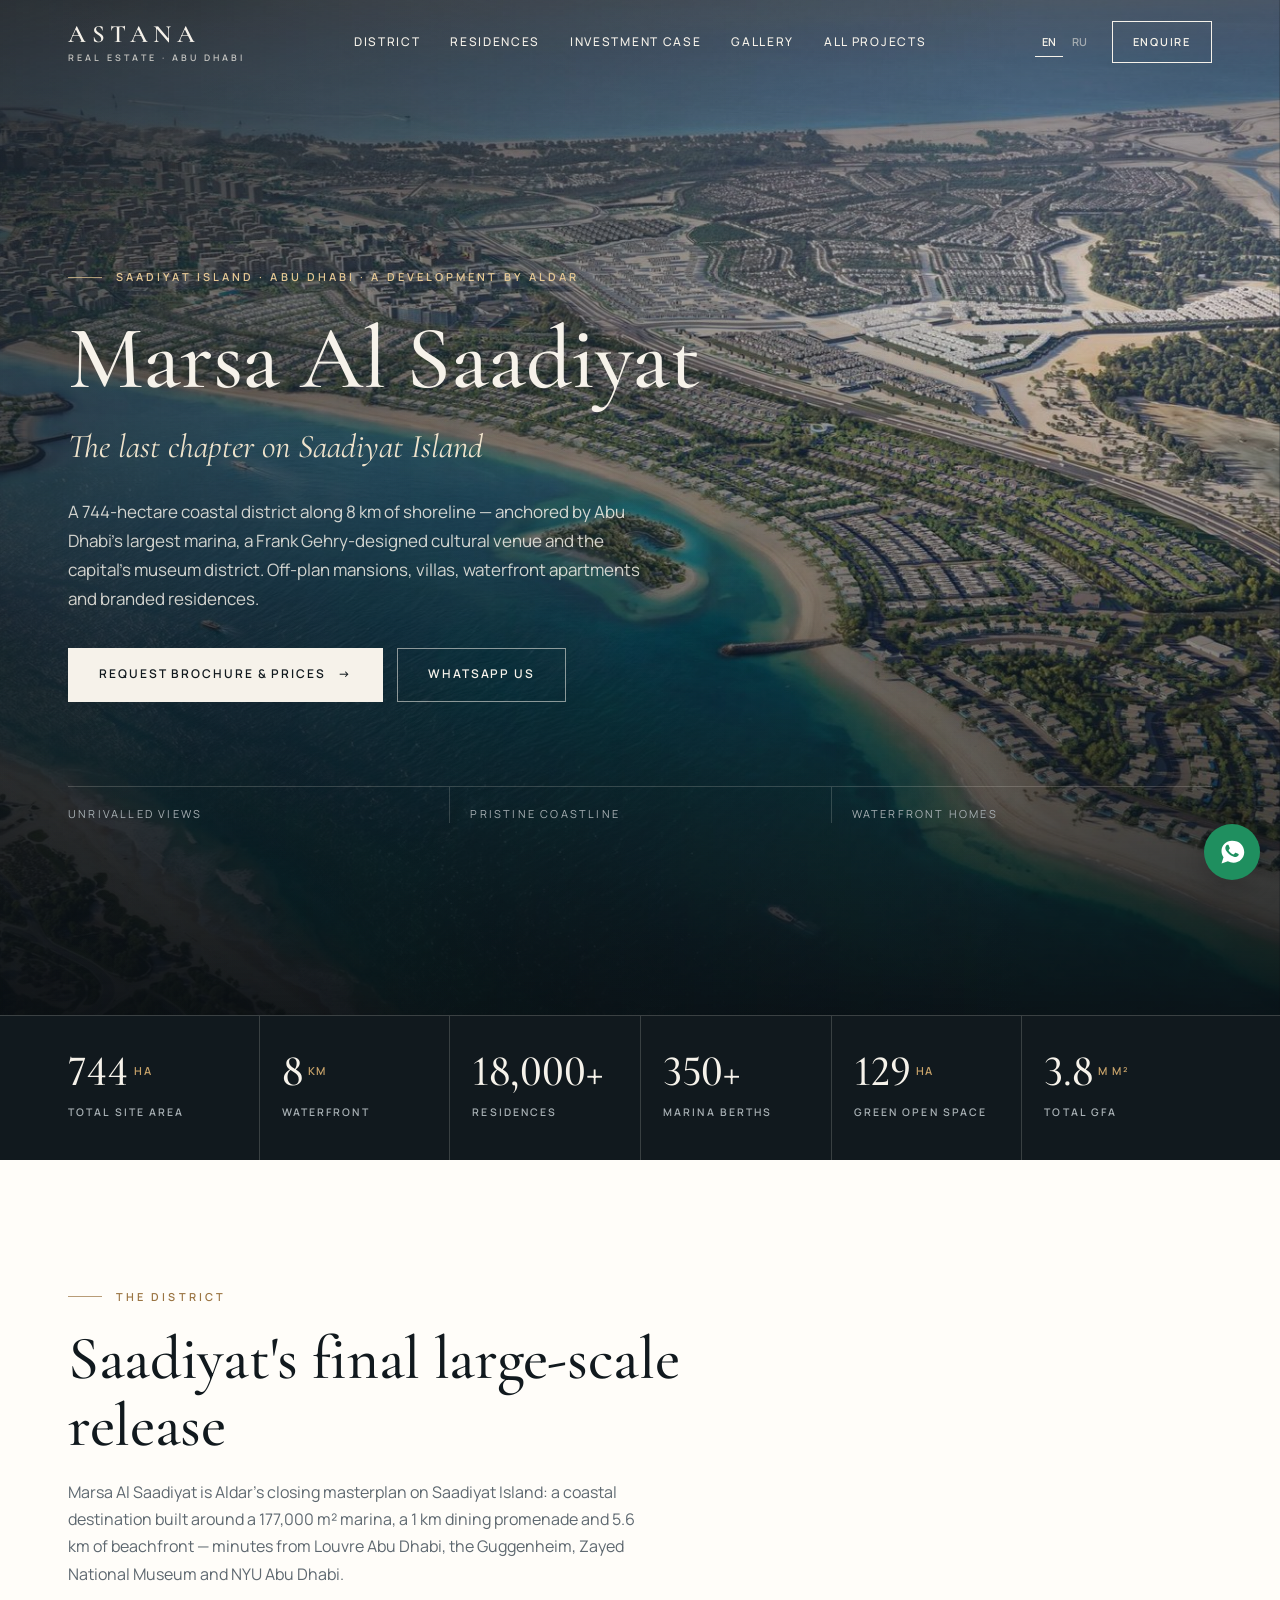
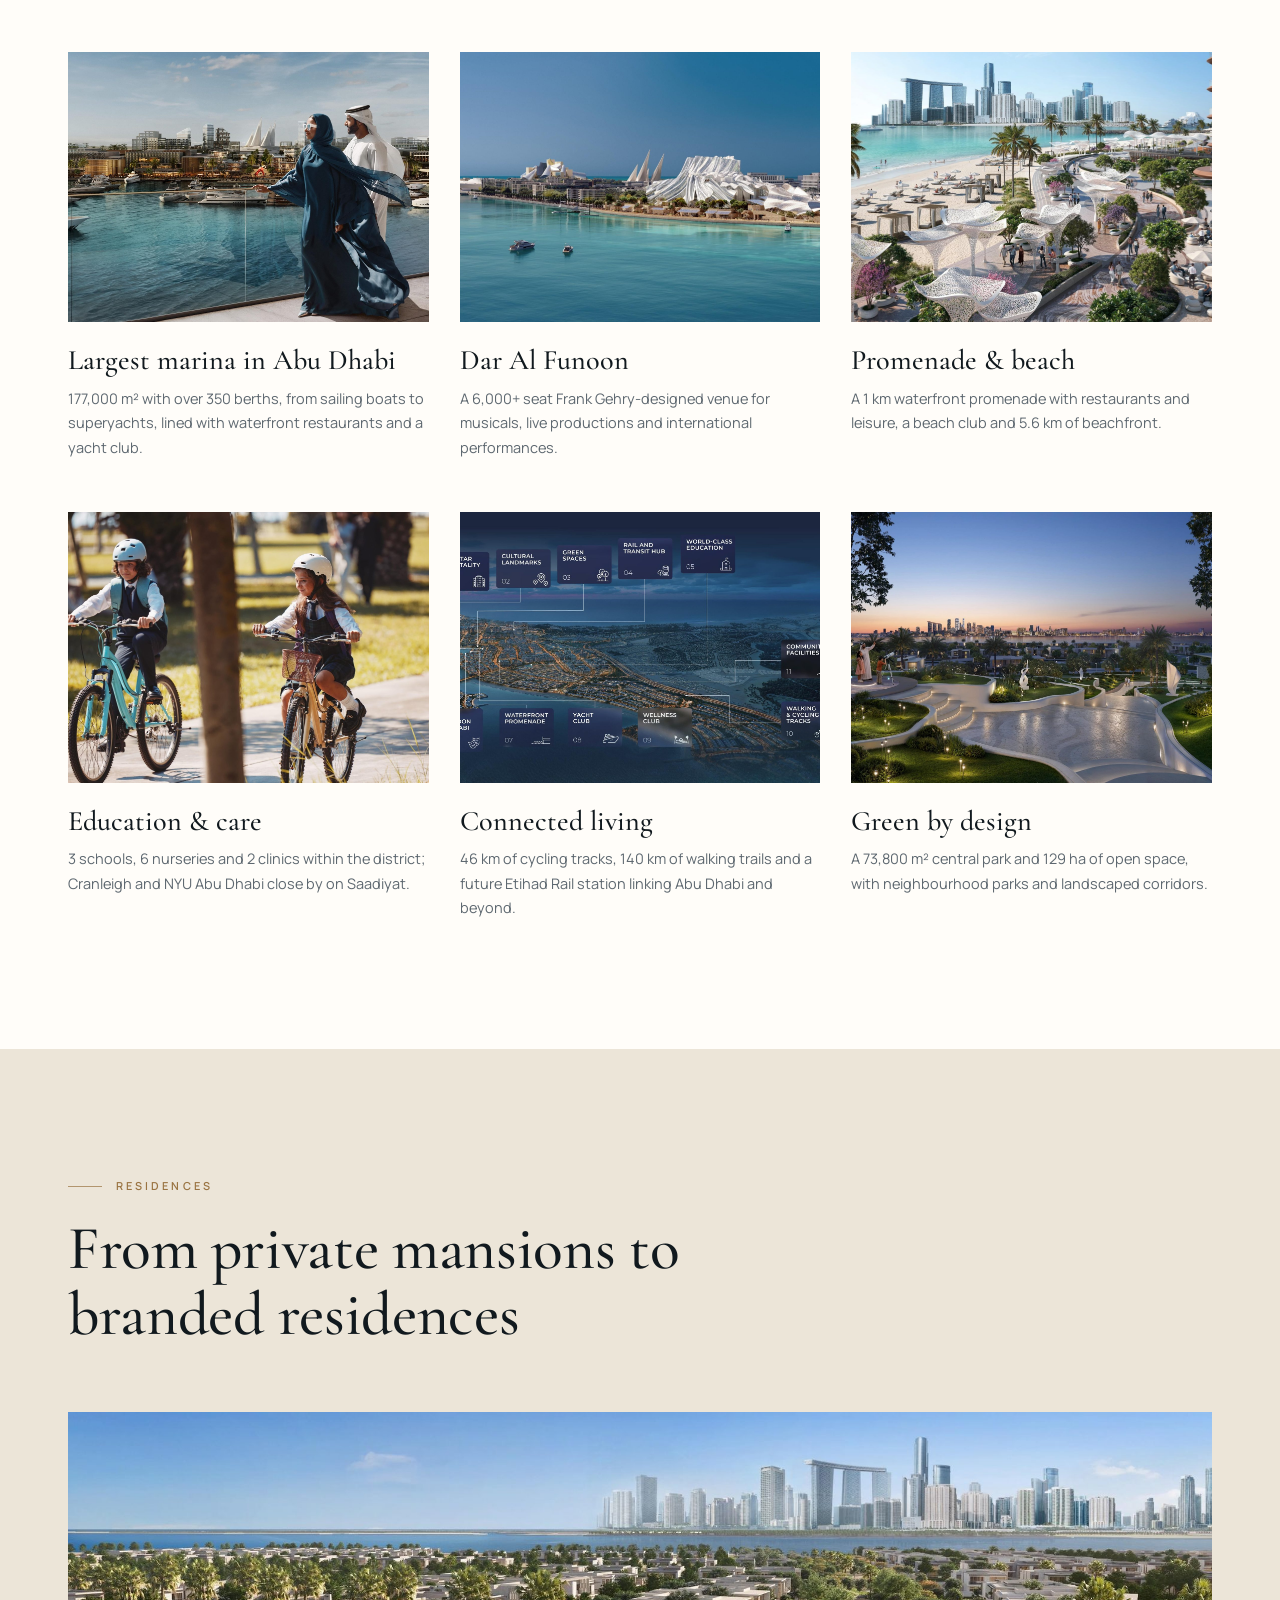
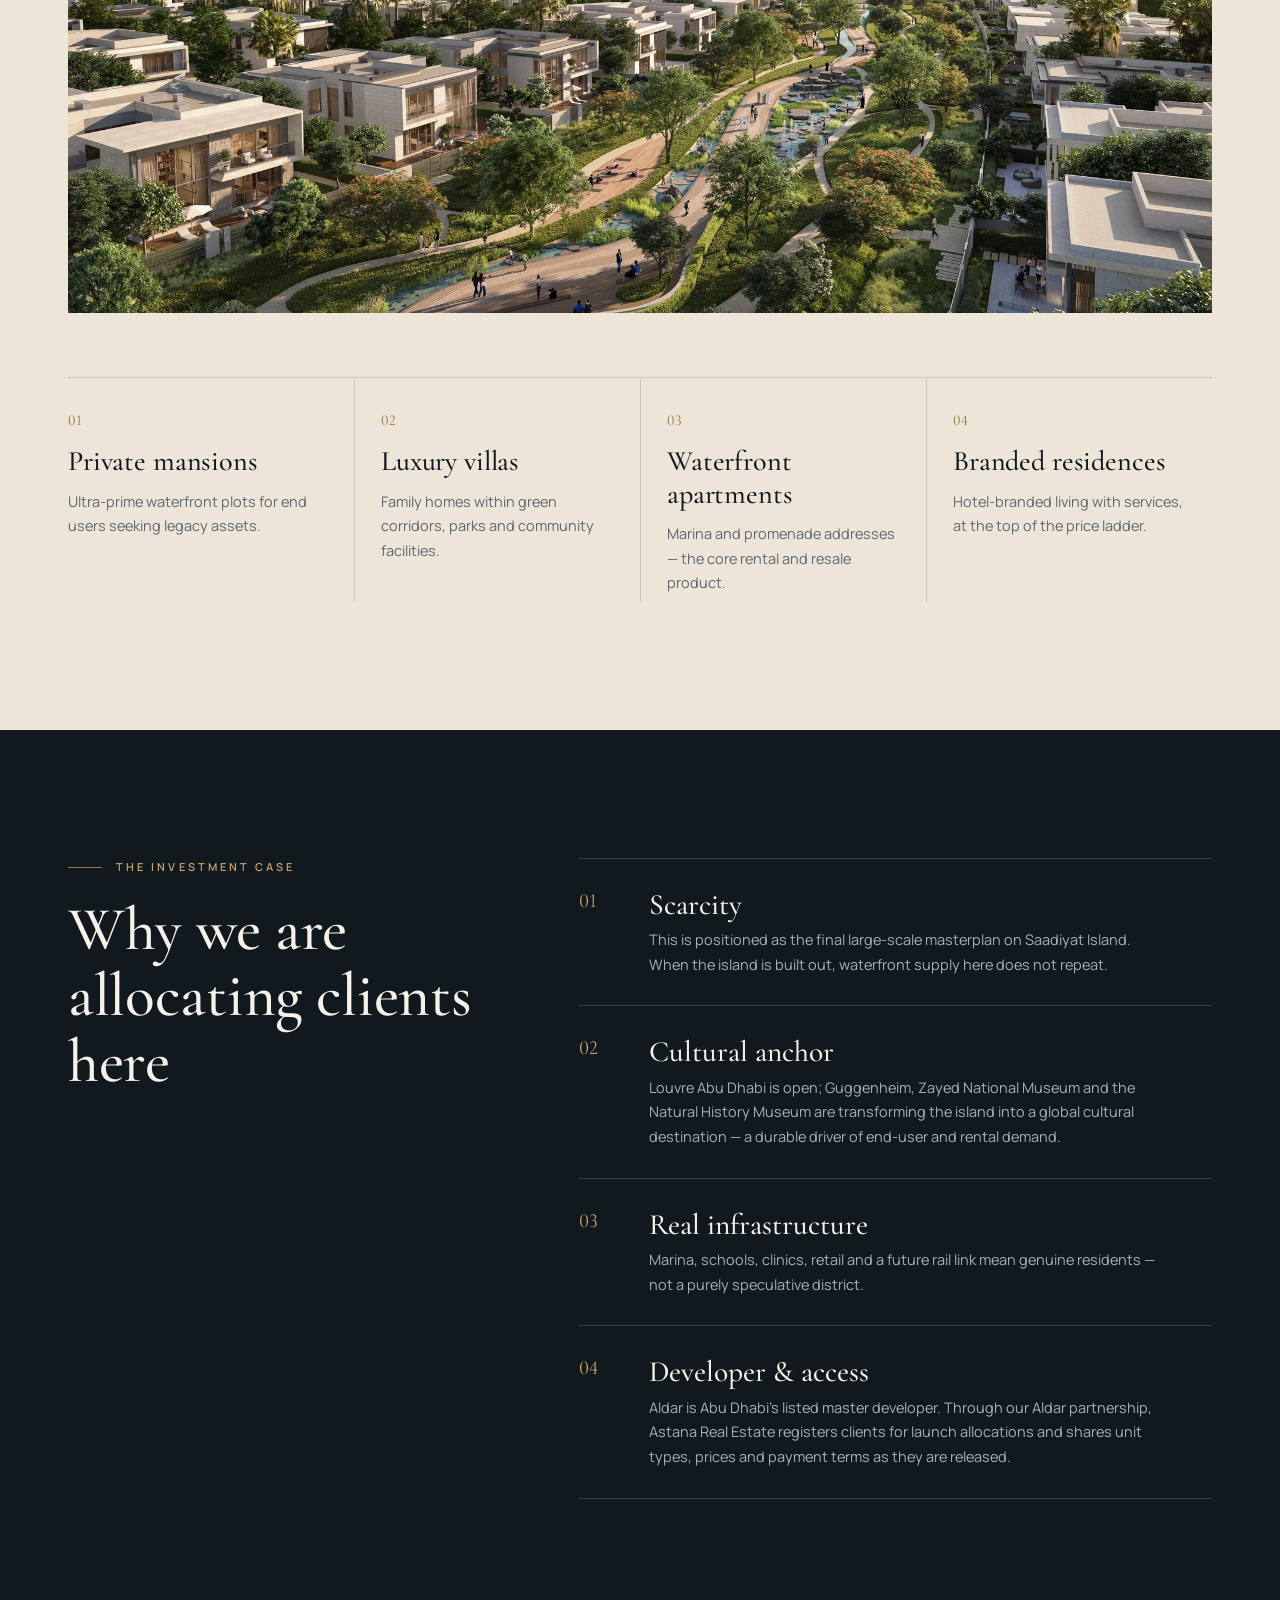
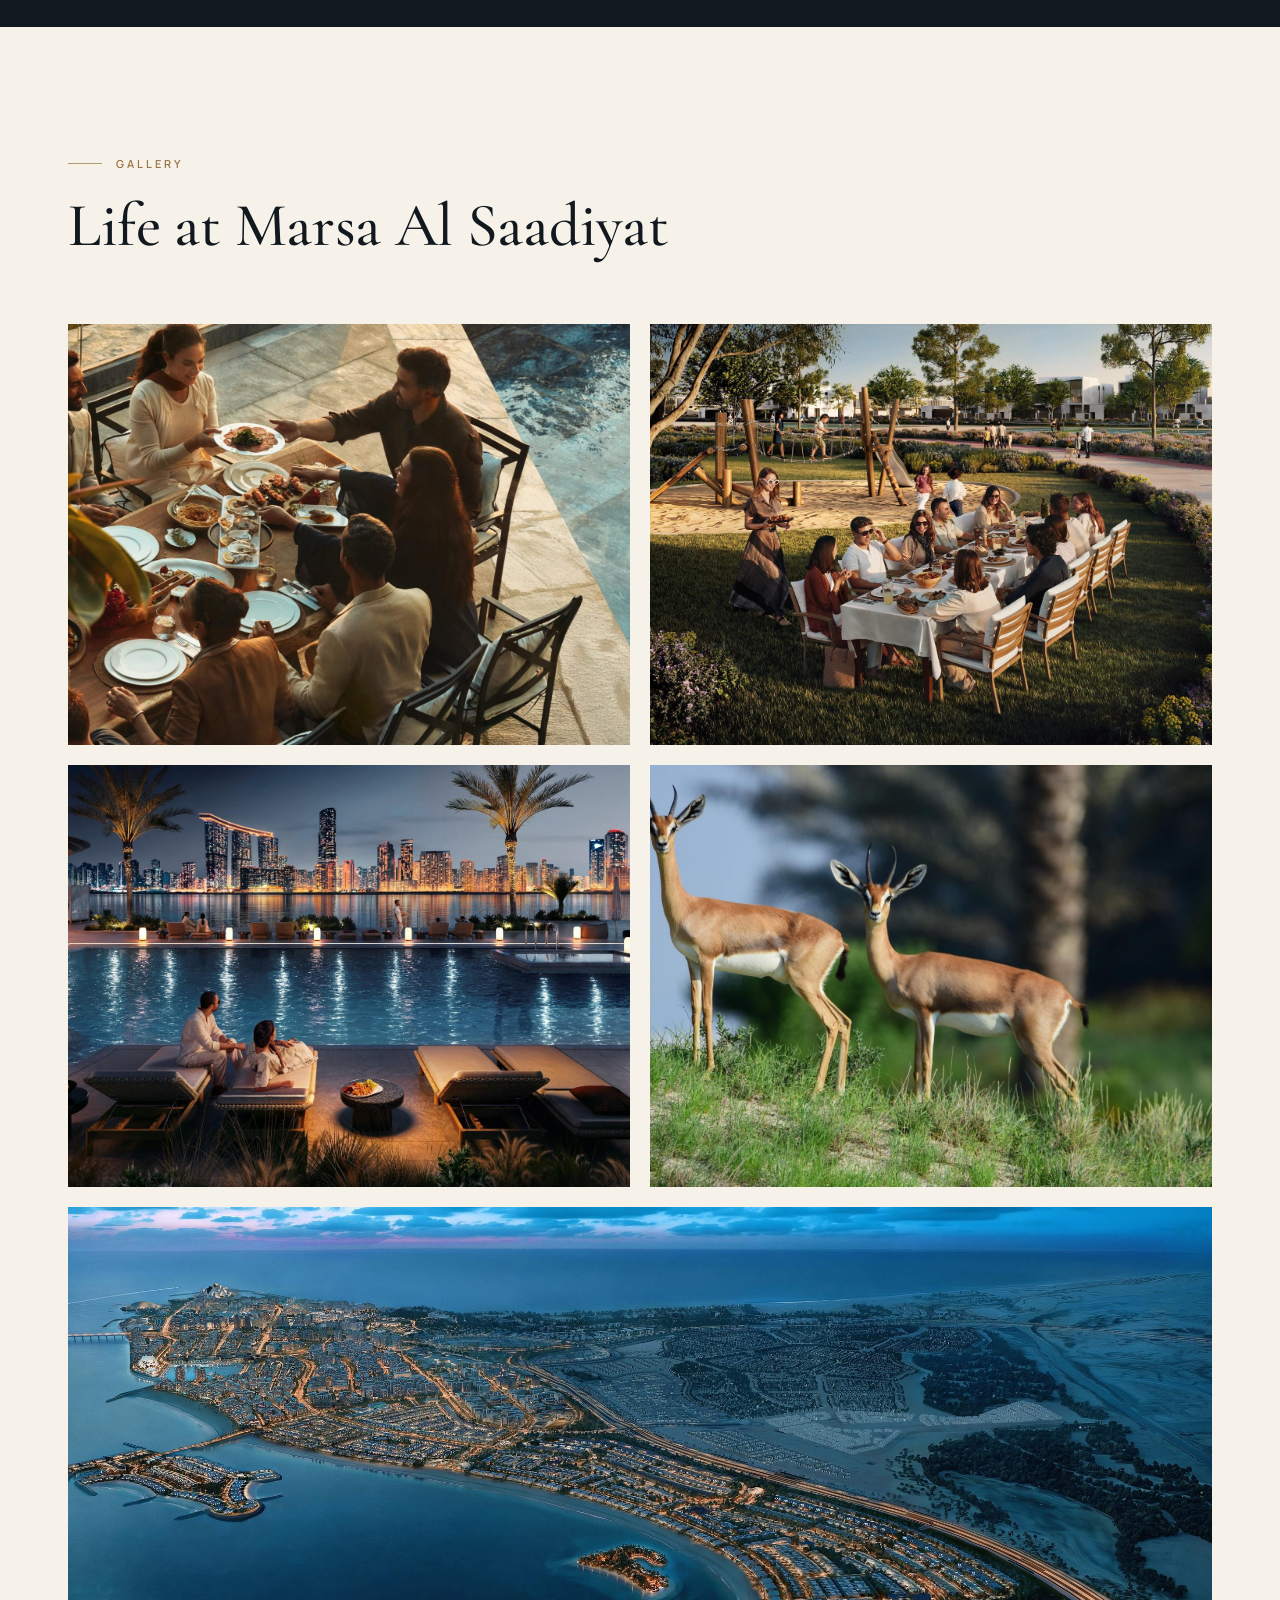
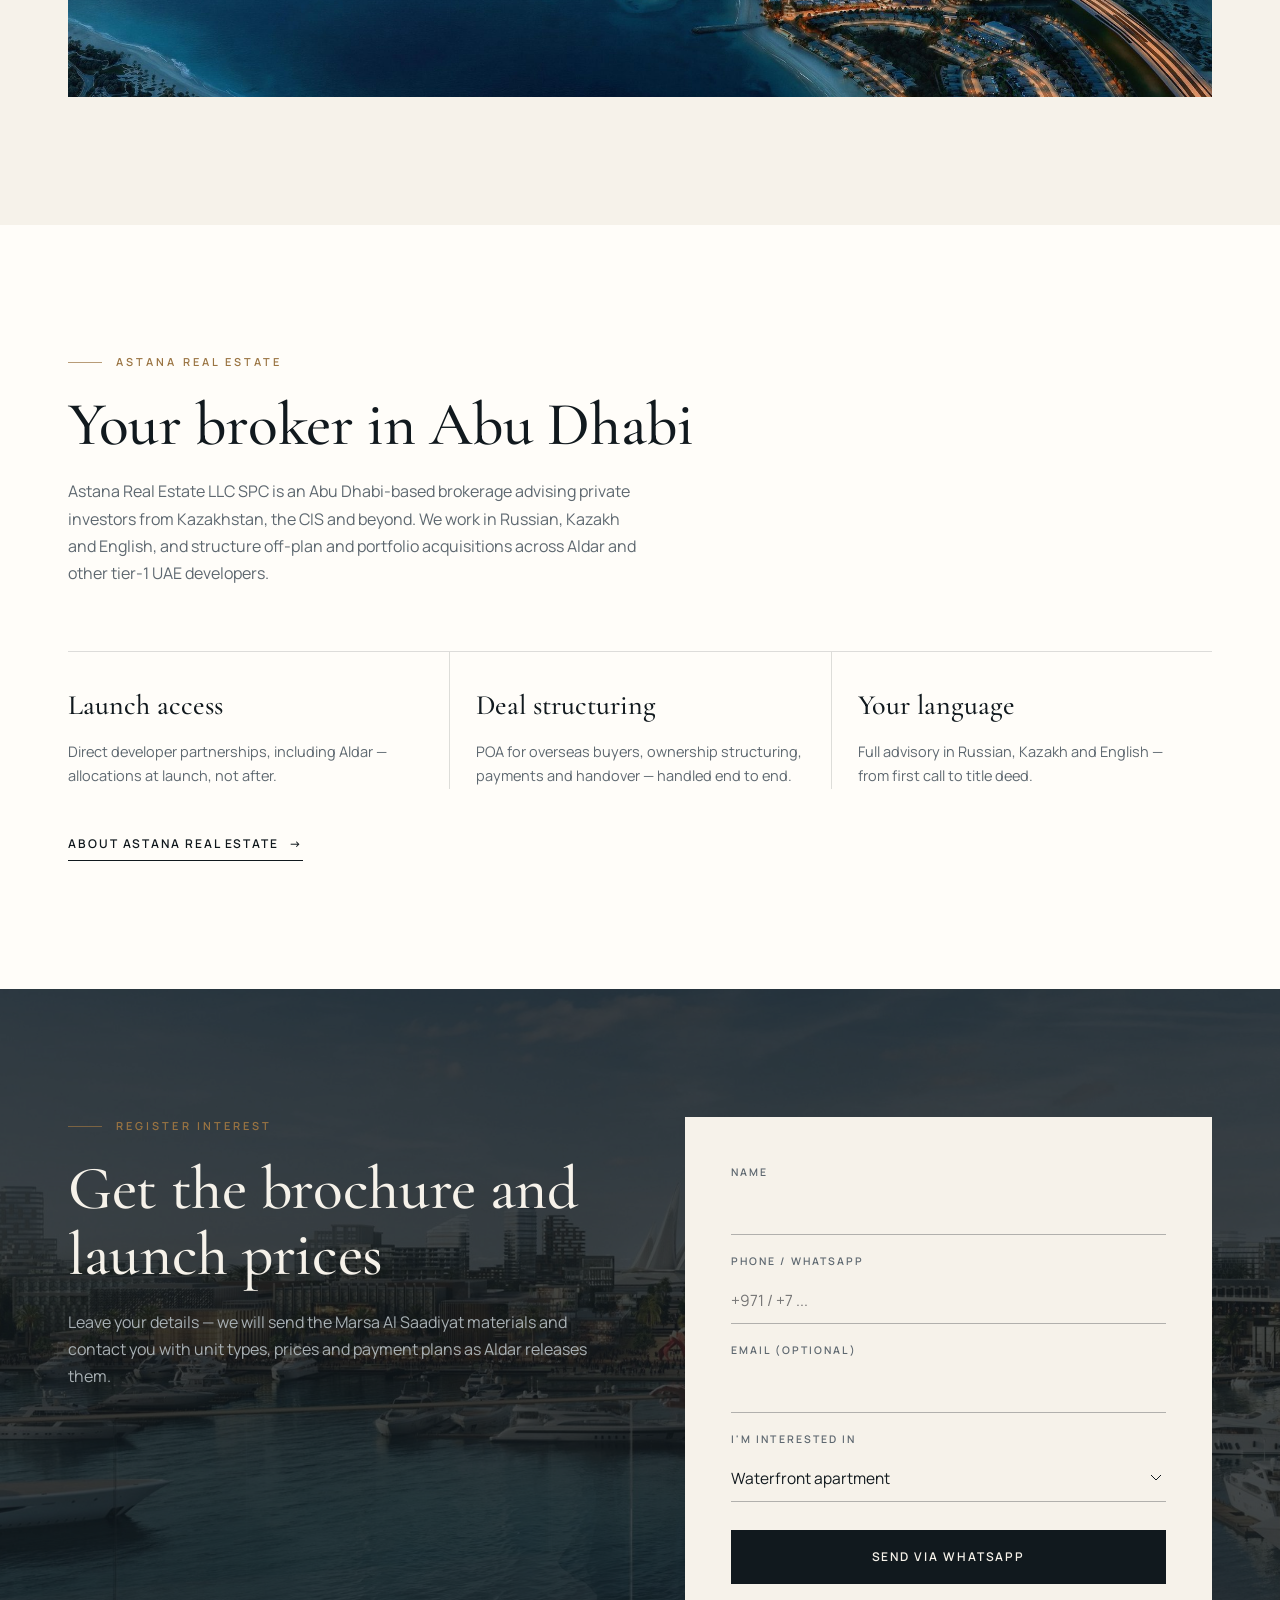
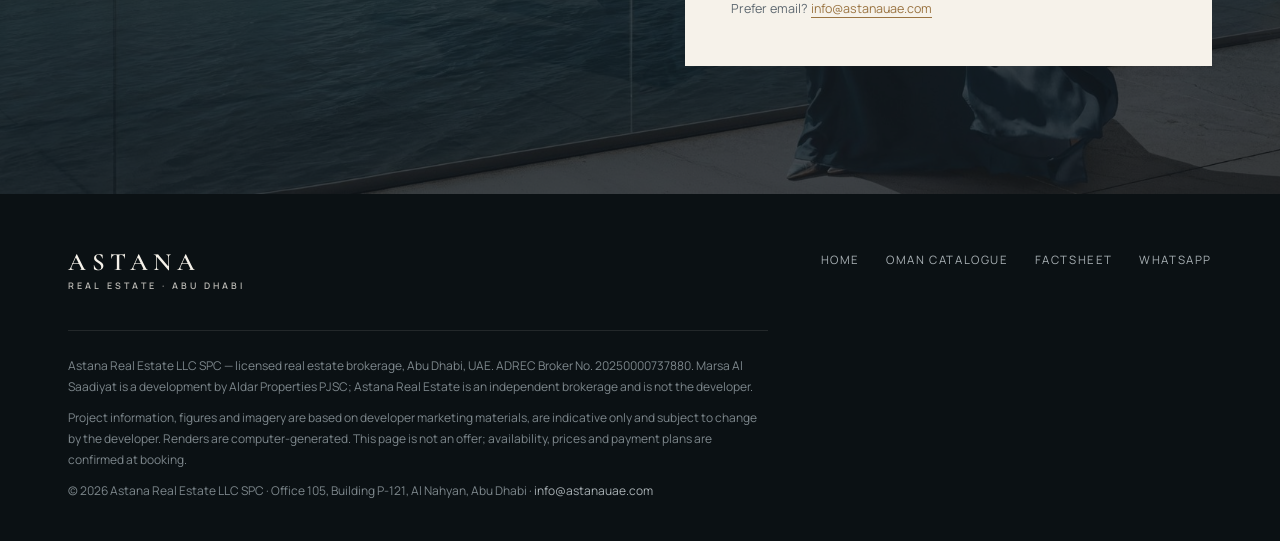
<file: marsasaadiyat/index.html>
<!DOCTYPE html>
<html lang="en">
<head>
<!--
  MARSA AL SAADIYAT — Astana Real Estate landing page (light / sunny theme)
  Live: eldarnurmukanov-glitch.github.io/astanauae/marsasaadiyat/
  Styles: ../assets/css/site.css (shared) + page styles below. Texts: I18N object (en / ru).
-->
<meta charset="UTF-8">
<meta name="viewport" content="width=device-width, initial-scale=1.0">
<title>Marsa Al Saadiyat — Off-Plan Waterfront Residences | Astana Real Estate, Abu Dhabi</title>
<meta name="description" content="Marsa Al Saadiyat by Aldar — the final masterplan on Saadiyat Island. 8 km waterfront, Abu Dhabi's largest marina, mansions, villas, apartments and branded residences. Register interest with Astana Real Estate.">
<meta property="og:title" content="Marsa Al Saadiyat — The Last Chapter on Saadiyat Island">
<meta property="og:description" content="744 ha, 8 km of waterfront, 18,000+ residences and Abu Dhabi's largest marina. Register interest for the first releases with Astana Real Estate.">
<meta property="og:type" content="website">
<meta property="og:url" content="https://eldarnurmukanov-glitch.github.io/astanauae/marsasaadiyat/">
<meta property="og:image" content="https://eldarnurmukanov-glitch.github.io/astanauae/marsasaadiyat/marsa_images/og_image_1200x630.jpg">
<link rel="preconnect" href="https://fonts.googleapis.com">
<link rel="preconnect" href="https://fonts.gstatic.com" crossorigin>
<link href="https://fonts.googleapis.com/css2?family=Cormorant+Garamond:ital,wght@0,400;0,500;0,600;1,400;1,500&family=Manrope:wght@400;500;600;700&display=swap" rel="stylesheet">
<link rel="stylesheet" href="../assets/css/site.css">
<meta name="theme-color" content="#11191e">
<style>
  section{padding:clamp(80px,10vw,140px) 0}
  .sec-head{max-width:760px;margin-bottom:clamp(40px,5vw,64px)}
  .sec-head h2{font-size:clamp(36px,4.8vw,64px);margin:20px 0 20px}
  .sec-head .lede{font-size:16px}

  /* hero */
  .hero .sub{font-family:var(--serif);font-style:italic;font-size:clamp(22px,2.6vw,34px);color:var(--cream);margin:-6px 0 22px}
  .laurels{display:grid;grid-template-columns:repeat(3,1fr);margin-top:clamp(44px,7vw,84px);border-top:1px solid var(--line-d)}
  .laurels span{padding:18px 20px 0 0;font-size:11px;letter-spacing:.2em;text-transform:uppercase;color:var(--muted-d)}
  .laurels span+span{padding-left:20px;border-left:1px solid var(--line-d)}

  /* stats */
  .stats{background:var(--ink);color:var(--ivory);border-top:1px solid var(--line-d)}
  .stats-in{display:grid;grid-template-columns:repeat(6,1fr)}
  .stat{padding:34px 18px 38px 0}
  .stat+.stat{padding-left:22px;border-left:1px solid var(--line-d)}
  .stat b{display:block;font-family:var(--serif);font-weight:500;font-size:clamp(32px,3.4vw,46px);line-height:1}
  .stat b i{font-style:normal;font-family:var(--sans);font-size:11px;font-weight:600;letter-spacing:.14em;margin-left:5px;color:var(--brass-l);vertical-align:.9em}
  .stat small{display:block;margin-top:10px;font-size:10.5px;font-weight:600;letter-spacing:.2em;text-transform:uppercase;color:var(--muted-d)}

  /* highlights */
  #district{background:var(--paper)}
  .grid{display:grid;grid-template-columns:repeat(3,1fr);gap:clamp(36px,4vw,56px) clamp(20px,2.4vw,32px)}
  .card-img{aspect-ratio:4/3;overflow:hidden;background:var(--stone)}
  .card-img img{width:100%;height:100%;object-fit:cover;transition:transform 1.2s cubic-bezier(.2,.7,.2,1)}
  .grid>div:hover .card-img img{transform:scale(1.045)}
  .card-body{padding-top:22px;border-top:0}
  .card-body h3{font-family:var(--serif);font-weight:500;font-size:clamp(24px,2.2vw,30px);line-height:1.15;margin-bottom:10px}
  .card-body p{font-size:14.5px;color:var(--muted)}

  /* residences */
  .res{background:var(--stone)}
  .band-img{margin-bottom:clamp(40px,5vw,64px);overflow:hidden}
  .band-img img{width:100%;aspect-ratio:16/7;object-fit:cover}
  .res-row{display:grid;grid-template-columns:repeat(4,1fr);border-top:1px solid var(--line)}
  .res-row>div{padding:30px 26px 6px 0;counter-increment:r}
  .res-row>div+div{padding-left:26px;border-left:1px solid var(--line)}
  .res-row>div::before{content:"0" counter(r);display:block;font-family:var(--serif);font-size:15px;color:var(--brass);margin-bottom:12px}
  .res-row{counter-reset:r}
  .res-row .display{font-size:clamp(24px,2.2vw,30px);line-height:1.15;margin-bottom:12px}
  .res-row p{font-size:14.5px;color:var(--muted)}

  /* investment case (dark) */
  #why .wrap{display:grid;grid-template-columns:1fr 1.5fr;gap:clamp(40px,7vw,110px)}
  #why .sec-head{margin:0}
  .why-list{counter-reset:w}
  .why-item{display:grid;grid-template-columns:70px 1fr;padding:28px 0;border-top:1px solid var(--line-d)}
  .why-item:last-child{border-bottom:1px solid var(--line-d)}
  .why-item::before{counter-increment:w;content:"0" counter(w);grid-row:span 2;font-family:var(--serif);font-size:20px;color:var(--brass-l);line-height:1.4}
  .why-item h3{font-family:var(--serif);font-weight:500;font-size:clamp(24px,2.3vw,30px);line-height:1.2}
  .why-item p{color:var(--muted-d);font-size:14.5px;margin-top:6px;max-width:58ch}

  /* gallery */
  .gallery{display:grid;grid-template-columns:1fr 1fr;gap:clamp(12px,1.6vw,22px)}
  .gallery .wide{grid-column:1/-1}
  .gallery figure{overflow:hidden;margin:0;background:var(--stone)}
  .gallery img{width:100%;aspect-ratio:4/3;object-fit:cover;transition:transform 1.2s cubic-bezier(.2,.7,.2,1)}
  .gallery .wide img{aspect-ratio:21/9}
  .gallery figure:hover img{transform:scale(1.035)}

  /* about */
  .about{background:var(--paper)}
  .about-points{display:grid;grid-template-columns:repeat(3,1fr);border-top:1px solid var(--line)}
  .about-points>div{padding:30px 26px 0 0}
  .about-points>div+div{padding-left:26px;border-left:1px solid var(--line)}
  .about-points h3{font-family:var(--serif);font-weight:500;font-size:clamp(24px,2.2vw,28px);margin-bottom:10px}
  .about-points p{font-size:14.5px;color:var(--muted)}
  .about .more{margin-top:40px}
  .about .more a{display:inline-flex;gap:10px;font-size:12px;font-weight:600;letter-spacing:.16em;text-transform:uppercase;padding-bottom:6px;border-bottom:1px solid currentColor}

  /* enquiry (dark, photo) */
  .enquiry{position:relative;overflow:hidden;background:var(--ink);color:var(--ivory)}
  .enquiry>img{position:absolute;inset:0;width:100%;height:100%;object-fit:cover;opacity:.22}
  .enquiry::before{content:"";position:absolute;inset:0;background:linear-gradient(90deg,var(--ink) 30%,rgba(17,25,30,.75))}
  .enquiry .wrap{position:relative;z-index:2;display:grid;grid-template-columns:1fr 1fr;gap:clamp(40px,7vw,110px);align-items:start}
  .enquiry .sec-head{margin:0}
  .enquiry .sec-head h2 em{font-style:italic;color:var(--cream)}
  .enquiry .lede{color:var(--muted-d)}
  .form-card{background:var(--ivory);color:var(--ink);padding:clamp(26px,3.6vw,48px)}
  .field{margin-bottom:18px}
  .field label{display:block;font-size:10.5px;font-weight:600;letter-spacing:.2em;text-transform:uppercase;color:var(--muted);margin-bottom:6px}
  .field input,.field select{width:100%;background:transparent;border:0;border-bottom:1px solid rgba(17,25,30,.3);padding:10px 0;font-size:15.5px;border-radius:0;outline:none;transition:border-color .2s;-webkit-appearance:none;appearance:none}
  .field select{background:url("data:image/svg+xml,%3Csvg xmlns='http://www.w3.org/2000/svg' width='12' height='8'%3E%3Cpath d='M1 1l5 5 5-5' stroke='%2311191e' fill='none'/%3E%3C/svg%3E") no-repeat right 4px center;padding-right:24px;cursor:pointer}
  .field input:focus,.field select:focus{border-color:var(--brass)}
  .btn-solid{background:var(--ink);color:var(--ivory);width:100%;margin-top:10px}
  .btn-solid:hover{background:var(--brass)}
  .form-note{font-size:12.5px;color:var(--muted);margin-top:14px}
  .form-note a{color:var(--brass);border-bottom:1px solid currentColor}
  .form-ok{display:none;margin-top:14px;color:var(--brass);font-size:14px}

  @media (max-width:1020px){
    .stats-in{grid-template-columns:repeat(3,1fr)}
    .stat:nth-child(4){padding-left:0;border-left:0}
    .stat:nth-child(n+4){border-top:1px solid var(--line-d)}
    .grid{grid-template-columns:1fr 1fr}
    .res-row{grid-template-columns:1fr 1fr}
    .res-row>div:nth-child(3){padding-left:0;border-left:0}
    .res-row>div:nth-child(n+3){border-top:1px solid var(--line);margin-top:20px}
  }
  @media (max-width:860px){
    #why .wrap,.enquiry .wrap{grid-template-columns:1fr}
    .about-points{grid-template-columns:1fr}
    .about-points>div,.about-points>div+div{padding:24px 0;border-left:0;border-bottom:1px solid var(--line)}
  }
  @media (max-width:600px){
    .laurels{grid-template-columns:1fr}
    .laurels span,.laurels span+span{padding:12px 0;border-left:0;border-bottom:1px solid var(--line-d)}
    .stats-in{grid-template-columns:1fr 1fr}
    .stat,.stat+.stat{padding:22px 0 24px;border-left:0}
    .stat:nth-child(even){padding-left:18px;border-left:1px solid var(--line-d)}
    .stat:nth-child(n+3){border-top:1px solid var(--line-d)}
    .grid,.gallery{grid-template-columns:1fr}
    .res-row{grid-template-columns:1fr}
    .res-row>div,.res-row>div+div{padding:24px 0 10px;border-left:0;margin-top:0}
    .res-row>div+div{border-top:1px solid var(--line)}
    .why-item{grid-template-columns:48px 1fr}
    .gallery .wide img{aspect-ratio:4/3}
  }
</style>
</head>
<body>

<header class="site">
  <div class="wrap nav">
    <a class="brand" href="../" aria-label="Astana Real Estate — home"><b>ASTANA</b><span>Real Estate · Abu Dhabi</span></a>
    <nav class="menu" id="menu">
      <a href="#district" data-i18n="nav1">District</a>
      <a href="#residences" data-i18n="nav2">Residences</a>
      <a href="#why" data-i18n="nav3">Investment case</a>
      <a href="#gallery" data-i18n="nav4">Gallery</a>
      <a href="../" data-i18n="nav5">All projects</a>
    </nav>
    <div class="tools">
      <div class="lang" role="group" aria-label="Language">
        <button id="lang-en" class="on" onclick="setLang('en')">EN</button><button id="lang-ru" onclick="setLang('ru')">RU</button>
      </div>
      <a class="btn nav-cta" href="#enquire" data-i18n="navCta">Enquire</a>
      <button class="burger" aria-label="Menu" aria-controls="menu" aria-expanded="false"><i></i><i></i></button>
    </div>
  </div>
</header>

<!-- HERO -->
<section class="hero">
  <img class="bg" src="marsa_images/renders/02_aerial_day.jpg" alt="Marsa Al Saadiyat — Saadiyat Island aerial" fetchpriority="high">
  <div class="wrap hero-in">
    <div class="eyebrow" data-i18n="heroEyebrow">Saadiyat Island · Abu Dhabi · A development by Aldar</div>
    <h1 class="display">Marsa Al Saadiyat</h1>
    <div class="sub" data-i18n="heroSub">The last chapter on Saadiyat Island</div>
    <p class="lede" data-i18n="heroLede">A 744-hectare coastal district along 8 km of shoreline — anchored by Abu Dhabi's largest marina, a Frank Gehry-designed cultural venue and the capital's museum district. Off-plan mansions, villas, waterfront apartments and branded residences.</p>
    <div class="hero-cta">
      <a class="btn btn-light" href="#enquire"><span data-i18n="heroCta1">Request brochure &amp; prices</span> <span class="arrow">→</span></a>
      <a class="btn btn-line" href="https://wa.me/971507369833?text=Hello%2C%20I%27m%20interested%20in%20Marsa%20Al%20Saadiyat" target="_blank" rel="noopener" data-i18n="heroCta2">WhatsApp us</a>
    </div>
    <div class="laurels">
      <span data-i18n="l1">Unrivalled views</span>
      <span data-i18n="l2">Pristine coastline</span>
      <span data-i18n="l3">Waterfront homes</span>
    </div>
  </div>
</section>

<!-- STATS -->
<div class="stats">
  <div class="wrap stats-in">
    <div class="stat"><b>744<i data-i18n="uHa">HA</i></b><small data-i18n="s1">Total site area</small></div>
    <div class="stat"><b>8<i data-i18n="uKm">KM</i></b><small data-i18n="s2">Waterfront</small></div>
    <div class="stat"><b>18,000+</b><small data-i18n="s3">Residences</small></div>
    <div class="stat"><b>350+</b><small data-i18n="s4">Marina berths</small></div>
    <div class="stat"><b>129<i data-i18n="uHa2">HA</i></b><small data-i18n="s5">Green open space</small></div>
    <div class="stat"><b>3.8<i data-i18n="uMsqm">M M²</i></b><small data-i18n="s6">Total GFA</small></div>
  </div>
</div>

<!-- OVERVIEW -->
<section id="district">
  <div class="wrap">
    <div class="rv sec-head">
      <div class="eyebrow" data-i18n="ovEyebrow">The district</div>
      <h2 class="display" data-i18n="ovTitle">Saadiyat's final large-scale release</h2>
      <p class="lede" data-i18n="ovBody">Marsa Al Saadiyat is Aldar's closing masterplan on Saadiyat Island: a coastal destination built around a 177,000 m² marina, a 1 km dining promenade and 5.6 km of beachfront — minutes from Louvre Abu Dhabi, the Guggenheim, Zayed National Museum and NYU Abu Dhabi.</p>
    </div>
    <div class="rv grid g3">
      <div>
        <div class="card-img"><img src="marsa_images/renders/05_marina.jpg" alt="Marina" loading="lazy" onerror="this.style.display='none'"></div>
        <div class="card-body"><h3 data-i18n="h1t">Largest marina in Abu Dhabi</h3><p data-i18n="h1b">177,000 m² with over 350 berths, from sailing boats to superyachts, lined with waterfront restaurants and a yacht club.</p></div>
      </div>
      <div>
        <div class="card-img"><img src="marsa_images/renders/06_dar_al_funoon.jpg" alt="Dar Al Funoon" loading="lazy" onerror="this.style.display='none'"></div>
        <div class="card-body"><h3 data-i18n="h2t">Dar Al Funoon</h3><p data-i18n="h2b">A 6,000+ seat Frank Gehry-designed venue for musicals, live productions and international performances.</p></div>
      </div>
      <div>
        <div class="card-img"><img src="marsa_images/renders/07_promenade_beach.jpg" alt="Waterfront promenade" loading="lazy" onerror="this.style.display='none'"></div>
        <div class="card-body"><h3 data-i18n="h3t">Promenade &amp; beach</h3><p data-i18n="h3b">A 1 km waterfront promenade with restaurants and leisure, a beach club and 5.6 km of beachfront.</p></div>
      </div>
      <div>
        <div class="card-img"><img src="marsa_images/renders/08_education_cycling.jpg" alt="Schools" loading="lazy" onerror="this.style.display='none'"></div>
        <div class="card-body"><h3 data-i18n="h4t">Education &amp; care</h3><p data-i18n="h4b">3 schools, 6 nurseries and 2 clinics within the district; Cranleigh and NYU Abu Dhabi close by on Saadiyat.</p></div>
      </div>
      <div>
        <div class="card-img"><img src="marsa_images/renders/14_district_map.jpg" alt="District map" loading="lazy" onerror="this.style.display='none'"></div>
        <div class="card-body"><h3 data-i18n="h5t">Connected living</h3><p data-i18n="h5b">46 km of cycling tracks, 140 km of walking trails and a future Etihad Rail station linking Abu Dhabi and beyond.</p></div>
      </div>
      <div>
        <div class="card-img"><img src="marsa_images/renders/12_sunset_park.jpg" alt="Parks" loading="lazy" onerror="this.style.display='none'"></div>
        <div class="card-body"><h3 data-i18n="h6t">Green by design</h3><p data-i18n="h6b">A 73,800 m² central park and 129 ha of open space, with neighbourhood parks and landscaped corridors.</p></div>
      </div>
    </div>
  </div>
</section>

<!-- RESIDENCES -->
<section class="res" id="residences">
  <div class="wrap">
    <div class="rv sec-head">
      <div class="eyebrow" data-i18n="resEyebrow">Residences</div>
      <h2 class="display" data-i18n="resTitle">From private mansions to branded residences</h2>
    </div>
    <div class="rv band-img"><img src="marsa_images/renders/09_villas_aerial.jpg" alt="Villa communities" loading="lazy" onerror="this.parentElement.style.display='none'"></div>
    <div class="rv res-row">
      <div><div class="display" data-i18n="r1t">Private mansions</div><p data-i18n="r1b">Ultra-prime waterfront plots for end users seeking legacy assets.</p></div>
      <div><div class="display" data-i18n="r2t">Luxury villas</div><p data-i18n="r2b">Family homes within green corridors, parks and community facilities.</p></div>
      <div><div class="display" data-i18n="r3t">Waterfront apartments</div><p data-i18n="r3b">Marina and promenade addresses — the core rental and resale product.</p></div>
      <div><div class="display" data-i18n="r4t">Branded residences</div><p data-i18n="r4b">Hotel-branded living with services, at the top of the price ladder.</p></div>
    </div>
  </div>
</section>

<!-- WHY -->
<section class="dark" id="why">
  <div class="wrap">
    <div class="rv sec-head">
      <div class="eyebrow" data-i18n="whyEyebrow">The investment case</div>
      <h2 class="display" data-i18n="whyTitle">Why we are allocating clients here</h2>
    </div>
    <div class="why-list rv">
    <div class="why-item"><h3 data-i18n="w1t">Scarcity</h3><p data-i18n="w1b">This is positioned as the final large-scale masterplan on Saadiyat Island. When the island is built out, waterfront supply here does not repeat.</p></div>
    <div class="why-item"><h3 data-i18n="w2t">Cultural anchor</h3><p data-i18n="w2b">Louvre Abu Dhabi is open; Guggenheim, Zayed National Museum and the Natural History Museum are transforming the island into a global cultural destination — a durable driver of end-user and rental demand.</p></div>
    <div class="why-item"><h3 data-i18n="w3t">Real infrastructure</h3><p data-i18n="w3b">Marina, schools, clinics, retail and a future rail link mean genuine residents — not a purely speculative district.</p></div>
    <div class="why-item"><h3 data-i18n="w4t">Developer &amp; access</h3><p data-i18n="w4b">Aldar is Abu Dhabi's listed master developer. Through our Aldar partnership, Astana Real Estate registers clients for launch allocations and shares unit types, prices and payment terms as they are released.</p></div>
    </div>
  </div>
</section>

<!-- GALLERY -->
<section id="gallery">
  <div class="wrap">
    <div class="rv sec-head">
      <div class="eyebrow" data-i18n="gEyebrow">Gallery</div>
      <h2 class="display" data-i18n="gTitle">Life at Marsa Al Saadiyat</h2>
    </div>
    <div class="rv gallery">
      <figure><img src="marsa_images/renders/04_lifestyle_dining.jpg" alt="Poolside dining" loading="lazy" onerror="this.parentElement.style.display='none'"></figure>
      <figure><img src="marsa_images/renders/10_community_park.jpg" alt="Community park" loading="lazy" onerror="this.parentElement.style.display='none'"></figure>
      <figure><img src="marsa_images/renders/13_wellness_club_night.jpg" alt="Waterfront wellness club" loading="lazy" onerror="this.parentElement.style.display='none'"></figure>
      <figure><img src="marsa_images/renders/11_gazelles_biodiversity.jpg" alt="Saadiyat biodiversity" loading="lazy" onerror="this.parentElement.style.display='none'"></figure>
      <figure class="wide"><img src="marsa_images/renders/03_aerial_dusk.jpg" alt="Saadiyat Island at dusk" loading="lazy" onerror="this.parentElement.style.display='none'"></figure>
    </div>
  </div>
</section>

<!-- ASTANA -->
<section class="about" id="astana">
  <div class="wrap">
    <div class="rv sec-head">
      <div class="eyebrow">Astana Real Estate</div>
      <h2 class="display" data-i18n="abTitle">Your broker in Abu Dhabi</h2>
      <p class="lede" data-i18n="abBody">Astana Real Estate LLC SPC is an Abu Dhabi-based brokerage advising private investors from Kazakhstan, the CIS and beyond. We work in Russian, Kazakh and English, and structure off-plan and portfolio acquisitions across Aldar and other tier-1 UAE developers.</p>
    </div>
    <div class="rv about-points">
      <div><h3 data-i18n="ab1t">Launch access</h3><p data-i18n="ab1b">Direct developer partnerships, including Aldar — allocations at launch, not after.</p></div>
      <div><h3 data-i18n="ab2t">Deal structuring</h3><p data-i18n="ab2b">POA for overseas buyers, ownership structuring, payments and handover — handled end to end.</p></div>
      <div><h3 data-i18n="ab3t">Your language</h3><p data-i18n="ab3b">Full advisory in Russian, Kazakh and English — from first call to title deed.</p></div>
    </div>
    <p class="more"><a href="../"><span data-i18n="abMore">About Astana Real Estate</span> <span class="arrow">→</span></a></p>
  </div>
</section>

<!-- ENQUIRY -->
<section class="enquiry" id="enquire">
  <img src="marsa_images/renders/05_marina.jpg" alt="" loading="lazy">
  <div class="wrap">
    <div class="rv sec-head">
      <div class="eyebrow" data-i18n="enEyebrow">Register interest</div>
      <h2 class="display" data-i18n="enTitle">Get the brochure and launch prices</h2>
      <p class="lede" data-i18n="enBody">Leave your details — we will send the Marsa Al Saadiyat materials and contact you with unit types, prices and payment plans as Aldar releases them.</p>
    </div>
    <div class="rv form-card">
      <div class="field"><label for="f-name" data-i18n="fName">Name</label><input id="f-name" type="text" autocomplete="name"></div>
      <div class="field"><label for="f-phone" data-i18n="fPhone">Phone / WhatsApp</label><input id="f-phone" type="tel" autocomplete="tel" placeholder="+971 / +7 ..."></div>
      <div class="field"><label for="f-email" data-i18n="fEmail">Email (optional)</label><input id="f-email" type="email" autocomplete="email"></div>
      <div class="field">
        <label for="f-int" data-i18n="fInt">I'm interested in</label>
        <select id="f-int">
          <option data-i18n="o1">Waterfront apartment</option>
          <option data-i18n="o2">Villa</option>
          <option data-i18n="o3">Private mansion</option>
          <option data-i18n="o4">Branded residence</option>
          <option data-i18n="o5">Not sure yet — advise me</option>
        </select>
      </div>
      <button class="btn btn-solid" style="width:100%" onclick="submitLead()" data-i18n="fBtn">Send via WhatsApp</button>
      <div class="form-ok" id="form-ok" data-i18n="fOk">Opening WhatsApp — if it didn't open, write to us directly.</div>
      <p class="form-note"><span data-i18n="fAlt">Prefer email?</span> <a href="mailto:info@astanauae.com?subject=Marsa%20Al%20Saadiyat%20enquiry">info@astanauae.com</a></p>
    </div>
  </div>
</section>

<footer class="site">
  <div class="wrap">
    <div class="foot">
      <a class="brand" href="../"><b>ASTANA</b><span>Real Estate · Abu Dhabi</span></a>
      <nav>
        <a href="../" data-i18n="ftHome">Home</a>
        <a href="../oman/" data-i18n="ftOman">Oman catalogue</a>
        <a href="marsa_images/renders/factsheet_full_01.jpg" target="_blank" data-i18n="ftFact">Factsheet</a>
        <a href="https://wa.me/971507369833" target="_blank" rel="noopener">WhatsApp</a>
      </nav>
    </div>
    <p class="fine" data-i18n="fine1">Astana Real Estate LLC SPC — licensed real estate brokerage, Abu Dhabi, UAE. ADREC Broker No. 20250000737880. Marsa Al Saadiyat is a development by Aldar Properties PJSC; Astana Real Estate is an independent brokerage and is not the developer.</p>
    <p class="fine" data-i18n="fine2">Project information, figures and imagery are based on developer marketing materials, are indicative only and subject to change by the developer. Renders are computer-generated. This page is not an offer; availability, prices and payment plans are confirmed at booking.</p>
    <p class="fine">© <span id="yr">2026</span> Astana Real Estate LLC SPC · Office 105, Building P-121, Al Nahyan, Abu Dhabi · <a href="mailto:info@astanauae.com">info@astanauae.com</a></p>
  </div>
</footer>

<a class="wa" href="https://wa.me/971507369833?text=Hello%2C%20I%27m%20interested%20in%20Marsa%20Al%20Saadiyat" target="_blank" rel="noopener" aria-label="WhatsApp">
  <svg viewBox="0 0 32 32" aria-hidden="true"><path d="M16 3C9.4 3 4 8.3 4 14.9c0 2.6.8 5 2.3 7L4 29l7.3-2.3c1.9 1 4 1.6 6.2 1.6h.5c6.6 0 12-5.3 12-11.9C30 8.3 24.6 3 16 3zm7 16.9c-.3.8-1.7 1.6-2.4 1.7-.6.1-1.4.2-2.3-.1-.5-.2-1.2-.4-2.1-.8-3.7-1.6-6.1-5.3-6.3-5.5-.2-.2-1.5-2-1.5-3.8s1-2.7 1.3-3.1c.3-.4.7-.5 1-.5h.7c.2 0 .5-.1.8.6.3.8 1.1 2.7 1.2 2.9.1.2.2.4 0 .7-.1.3-.2.4-.4.7l-.6.7c-.2.2-.4.4-.2.8.2.4 1 1.6 2.1 2.6 1.5 1.3 2.7 1.7 3.1 1.9.4.2.6.2.8-.1.2-.2 1-1.1 1.2-1.5.3-.4.5-.3.9-.2.4.1 2.2 1 2.6 1.2.4.2.6.3.7.5.1.1.1.8-.1 1.3z"/></svg>
</a>

<script>
const I18N = {
  en: {
    brandTag:"Abu Dhabi · Aldar partner agency", brandTag2:"Abu Dhabi · Aldar partner agency",
    navCta:"Enquire",
    heroEyebrow:"Saadiyat Island · Abu Dhabi · A development by Aldar",
    heroSub:"The last chapter on Saadiyat Island",
    l1:"Unrivalled views", l2:"Pristine coastline", l3:"Waterfront homes",
    heroLede:"A 744-hectare coastal district along 8 km of shoreline — anchored by Abu Dhabi's largest marina, a Frank Gehry-designed cultural venue and the capital's museum district. Off-plan mansions, villas, waterfront apartments and branded residences.",
    nav1:"District", nav2:"Residences", nav3:"Investment case", nav4:"Gallery", nav5:"All projects",
    abMore:"About Astana Real Estate", ftHome:"Home", ftOman:"Oman catalogue",
    heroCta1:"Request brochure &amp; prices", heroCta2:"WhatsApp us",
    uHa:"HA", uHa2:"HA", uKm:"KM", uMsqm:"M M²",
    s1:"Total site area", s2:"Waterfront", s3:"Residences", s4:"Marina berths", s5:"Green open space", s6:"Total GFA",
    ovEyebrow:"The district", ovTitle:"Saadiyat's final large-scale release",
    ovBody:"Marsa Al Saadiyat is Aldar's closing masterplan on Saadiyat Island: a coastal destination built around a 177,000 m² marina, a 1 km dining promenade and 5.6 km of beachfront — minutes from Louvre Abu Dhabi, the Guggenheim, Zayed National Museum and NYU Abu Dhabi.",
    h1t:"Largest marina in Abu Dhabi", h1b:"177,000 m² with over 350 berths, from sailing boats to superyachts, lined with waterfront restaurants and a yacht club.",
    h2t:"Dar Al Funoon", h2b:"A 6,000+ seat Frank Gehry-designed venue for musicals, live productions and international performances.",
    h3t:"Promenade & beach", h3b:"A 1 km waterfront promenade with restaurants and leisure, a beach club and 5.6 km of beachfront.",
    h4t:"Education & care", h4b:"3 schools, 6 nurseries and 2 clinics within the district; Cranleigh and NYU Abu Dhabi close by on Saadiyat.",
    h5t:"Connected living", h5b:"46 km of cycling tracks, 140 km of walking trails and a future Etihad Rail station linking Abu Dhabi and beyond.",
    h6t:"Green by design", h6b:"A 73,800 m² central park and 129 ha of open space, with neighbourhood parks and landscaped corridors.",
    resEyebrow:"Residences", resTitle:"From private mansions to branded residences",
    r1t:"Private mansions", r1b:"Ultra-prime waterfront plots for end users seeking legacy assets.",
    r2t:"Luxury villas", r2b:"Family homes within green corridors, parks and community facilities.",
    r3t:"Waterfront apartments", r3b:"Marina and promenade addresses — the core rental and resale product.",
    r4t:"Branded residences", r4b:"Hotel-branded living with services, at the top of the price ladder.",
    whyEyebrow:"The investment case", whyTitle:"Why we are allocating clients here",
    w1t:"Scarcity", w1b:"This is positioned as the final large-scale masterplan on Saadiyat Island. When the island is built out, waterfront supply here does not repeat.",
    w2t:"Cultural anchor", w2b:"Louvre Abu Dhabi is open; Guggenheim, Zayed National Museum and the Natural History Museum are transforming the island into a global cultural destination — a durable driver of end-user and rental demand.",
    w3t:"Real infrastructure", w3b:"Marina, schools, clinics, retail and a future rail link mean genuine residents — not a purely speculative district.",
    w4t:"Developer & access", w4b:"Aldar is Abu Dhabi's listed master developer. Through our Aldar partnership, Astana Real Estate registers clients for launch allocations and shares unit types, prices and payment terms as they are released.",
    gEyebrow:"Gallery", gTitle:"Life at Marsa Al Saadiyat",
    abTitle:"Your broker in Abu Dhabi",
    abBody:"Astana Real Estate LLC SPC is an Abu Dhabi-based brokerage advising private investors from Kazakhstan, the CIS and beyond. We work in Russian, Kazakh and English, and structure off-plan and portfolio acquisitions across Aldar and other tier-1 UAE developers.",
    ab1t:"Launch access", ab1b:"Direct developer partnerships, including Aldar — allocations at launch, not after.",
    ab2t:"Deal structuring", ab2b:"POA for overseas buyers, ownership structuring, payments and handover — handled end to end.",
    ab3t:"Your language", ab3b:"Full advisory in Russian, Kazakh and English — from first call to title deed.",
    enEyebrow:"Register interest", enTitle:"Get the brochure and launch prices",
    enBody:"Leave your details — we will send the Marsa Al Saadiyat materials and contact you with unit types, prices and payment plans as Aldar releases them.",
    fName:"Name", fPhone:"Phone / WhatsApp", fEmail:"Email (optional)", fInt:"I'm interested in",
    o1:"Waterfront apartment", o2:"Villa", o3:"Private mansion", o4:"Branded residence", o5:"Not sure yet — advise me",
    fBtn:"Send via WhatsApp", fOk:"Opening WhatsApp — if it didn't open, write to us directly.", fAlt:"Prefer email?",
    fine1:"Astana Real Estate LLC SPC — licensed real estate brokerage, Abu Dhabi, UAE. ADREC Broker No. 20250000737880. Marsa Al Saadiyat is a development by Aldar Properties PJSC; Astana Real Estate is an independent brokerage and is not the developer.",
    fine2:"Project information, figures and imagery are based on developer marketing materials, are indicative only and subject to change by the developer. Renders are computer-generated. This page is not an offer; availability, prices and payment plans are confirmed at booking.",
    ftFact:"Factsheet",
    waMsg:"Hello! Marsa Al Saadiyat enquiry.\nName: {name}\nPhone: {phone}\nEmail: {email}\nInterested in: {int}"
  },
  ru: {
    brandTag:"Абу-Даби · партнёр Aldar", brandTag2:"Абу-Даби · партнёр Aldar",
    navCta:"Заявка",
    heroEyebrow:"Остров Саадият · Абу-Даби · Девелопер Aldar",
    heroSub:"Финальная глава острова Саадият",
    l1:"Панорамные виды", l2:"Первозданное побережье", l3:"Дома у воды",
    heroLede:"Прибрежный район на 744 га вдоль 8 км береговой линии — с крупнейшей мариной Абу-Даби, культурным центром по проекту Фрэнка Гери и музейным кварталом столицы. Off-plan: особняки, виллы, апартаменты у воды и брендированные резиденции.",
    nav1:"Район", nav2:"Резиденции", nav3:"Почему здесь", nav4:"Галерея", nav5:"Все проекты",
    abMore:"Об Astana Real Estate", ftHome:"Главная", ftOman:"Каталог Омана",
    heroCta1:"Получить брошюру и цены", heroCta2:"Написать в WhatsApp",
    uHa:"ГА", uHa2:"ГА", uKm:"КМ", uMsqm:"МЛН М²",
    s1:"Площадь района", s2:"Береговая линия", s3:"Резиденций", s4:"Причалов в марине", s5:"Зелёные зоны", s6:"Общая GFA",
    ovEyebrow:"Район", ovTitle:"Последний крупный релиз Саадията",
    ovBody:"Marsa Al Saadiyat — завершающий мастер-план Aldar на острове Саадият: прибрежный район вокруг марины 177 000 м², променада 1 км и 5,6 км пляжей — в нескольких минутах от Лувра Абу-Даби, Гуггенхайма, Национального музея Зайеда и NYU Abu Dhabi.",
    h1t:"Крупнейшая марина Абу-Даби", h1b:"177 000 м², более 350 причалов — от парусных яхт до суперяхт, рестораны на набережной и яхт-клуб.",
    h2t:"Dar Al Funoon", h2b:"Зал на 6 000+ мест по проекту Фрэнка Гери — мюзиклы, шоу и международные постановки.",
    h3t:"Променад и пляжи", h3b:"Променад 1 км с ресторанами и досугом, пляжный клуб и 5,6 км пляжей.",
    h4t:"Образование и медицина", h4b:"3 школы, 6 детских садов и 2 клиники в районе; рядом Cranleigh и NYU Abu Dhabi.",
    h5t:"Транспорт и мобильность", h5b:"46 км велодорожек, 140 км пешеходных маршрутов и будущая станция Etihad Rail.",
    h6t:"Зелёный по замыслу", h6b:"Центральный парк 73 800 м² и 129 га открытых пространств, парки и зелёные коридоры.",
    resEyebrow:"Резиденции", resTitle:"От особняков до брендированных резиденций",
    r1t:"Особняки", r1b:"Ультра-премиальные участки у воды — семейные активы на поколения.",
    r2t:"Виллы", r2b:"Семейные дома среди зелёных коридоров, парков и инфраструктуры.",
    r3t:"Апартаменты у воды", r3b:"Адреса у марины и променада — базовый продукт для аренды и перепродажи.",
    r4t:"Брендированные резиденции", r4b:"Отельный сервис и управление — верх ценового диапазона.",
    whyEyebrow:"Инвестиционная логика", whyTitle:"Почему мы заводим сюда клиентов",
    w1t:"Дефицит", w1b:"Проект позиционируется как последний крупный мастер-план на Саадияте. Когда остров будет застроен, предложение у воды здесь не повторится.",
    w2t:"Культурный якорь", w2b:"Лувр Абу-Даби уже открыт; Гуггенхайм, Национальный музей Зайеда и Музей естественной истории превращают остров в мировое культурное направление — устойчивый драйвер спроса на проживание и аренду.",
    w3t:"Реальная инфраструктура", w3b:"Марина, школы, клиники, ритейл и будущая железная дорога — район для жизни, а не чисто спекулятивный продукт.",
    w4t:"Девелопер и доступ", w4b:"Aldar — публичный мастер-девелопер Абу-Даби. Через партнёрство с Aldar мы регистрируем клиентов на первые релизы и передаём типы юнитов, цены и планы оплаты по мере их выхода.",
    gEyebrow:"Галерея", gTitle:"Жизнь в Marsa Al Saadiyat",
    abTitle:"Ваш брокер в Абу-Даби",
    abBody:"Astana Real Estate LLC SPC — брокеридж в Абу-Даби, консультирующий частных инвесторов из Казахстана, СНГ и других стран. Работаем на русском, казахском и английском; структурируем off-plan и портфельные сделки с Aldar и другими девелоперами первого эшелона ОАЭ.",
    ab1t:"Доступ к запускам", ab1b:"Прямые партнёрства с девелоперами, включая Aldar — аллокации на старте продаж.",
    ab2t:"Структурирование сделки", ab2b:"Доверенности для покупателей за рубежом, структура владения, платежи и передача — под ключ.",
    ab3t:"На вашем языке", ab3b:"Полное сопровождение на русском, казахском и английском — от первого звонка до title deed.",
    enEyebrow:"Оставить заявку", enTitle:"Получить брошюру и стартовые цены",
    enBody:"Оставьте контакты — вышлем материалы Marsa Al Saadiyat и свяжемся с типами юнитов, ценами и планами оплаты по мере релизов Aldar.",
    fName:"Имя", fPhone:"Телефон / WhatsApp", fEmail:"Email (необязательно)", fInt:"Меня интересует",
    o1:"Апартаменты у воды", o2:"Вилла", o3:"Особняк", o4:"Брендированная резиденция", o5:"Пока не решил — посоветуйте",
    fBtn:"Отправить в WhatsApp", fOk:"Открываем WhatsApp — если не открылся, напишите нам напрямую.", fAlt:"Удобнее по почте?",
    fine1:"Astana Real Estate LLC SPC — лицензированное брокерское агентство, Абу-Даби, ОАЭ. ADREC Broker № 20250000737880. Marsa Al Saadiyat — проект девелопера Aldar Properties PJSC; Astana Real Estate — независимое агентство, не девелопер.",
    fine2:"Информация, цифры и изображения основаны на маркетинговых материалах девелопера, носят справочный характер и могут быть изменены. Визуализации сгенерированы на компьютере. Страница не является офертой; наличие, цены и планы оплаты подтверждаются при бронировании.",
    ftFact:"Факт-шит",
    waMsg:"Здравствуйте! Заявка по Marsa Al Saadiyat.\nИмя: {name}\nТелефон: {phone}\nEmail: {email}\nИнтересует: {int}"
  }
};

let lang = 'en';
function setLang(l){
  if(!I18N[l]) l = 'en';
  lang = l;
  try { localStorage.setItem('ar-lang', l); } catch(e) {}
  document.documentElement.lang = l;
  document.getElementById('lang-en').classList.toggle('on', l==='en');
  document.getElementById('lang-ru').classList.toggle('on', l==='ru');
  document.querySelectorAll('[data-i18n]').forEach(el=>{
    const k = el.getAttribute('data-i18n');
    if(I18N[l][k] !== undefined) el.innerHTML = I18N[l][k];
  });
}

function setLangNoSave(l){
  document.getElementById('lang-en').classList.toggle('on', l==='en');
  document.getElementById('lang-ru').classList.toggle('on', l==='ru');
  document.querySelectorAll('[data-i18n]').forEach(el=>{
    const k = el.getAttribute('data-i18n');
    if(I18N[l][k] !== undefined) el.innerHTML = I18N[l][k];
  });
}
const WA_NUMBER = "971507369833"; /* REPLACE: digits only */
function submitLead(){
  const name  = document.getElementById('f-name').value.trim();
  const phone = document.getElementById('f-phone').value.trim();
  const email = document.getElementById('f-email').value.trim() || "—";
  const intEl = document.getElementById('f-int');
  const intr  = intEl.options[intEl.selectedIndex].text;
  if(!name || !phone){
    alert(lang==='ru' ? 'Укажите имя и телефон.' : 'Please add your name and phone.');
    return;
  }
  const msg = I18N[lang].waMsg
    .replace('{name}', name).replace('{phone}', phone)
    .replace('{email}', email).replace('{int}', intr);
  document.getElementById('form-ok').style.display = 'block';
  window.open('https://wa.me/' + WA_NUMBER + '?text=' + encodeURIComponent(msg), '_blank');
}

(function(){
  let l = new URLSearchParams(location.search).get('lang');
  if (!l) { try { l = localStorage.getItem('ar-lang'); } catch(e) {} }
  if (!l) { const n = (navigator.language || 'en').toLowerCase(); l = (n.startsWith('ru') || n.startsWith('kk')) ? 'ru' : 'en'; }
  if (l === 'kk') { lang = 'ru'; document.documentElement.lang = 'ru'; setLangNoSave('ru'); } else if (l !== 'en') setLang(l);
})();
</script>
<script src="../assets/js/site.js"></script>
</body>
</html>
</file>
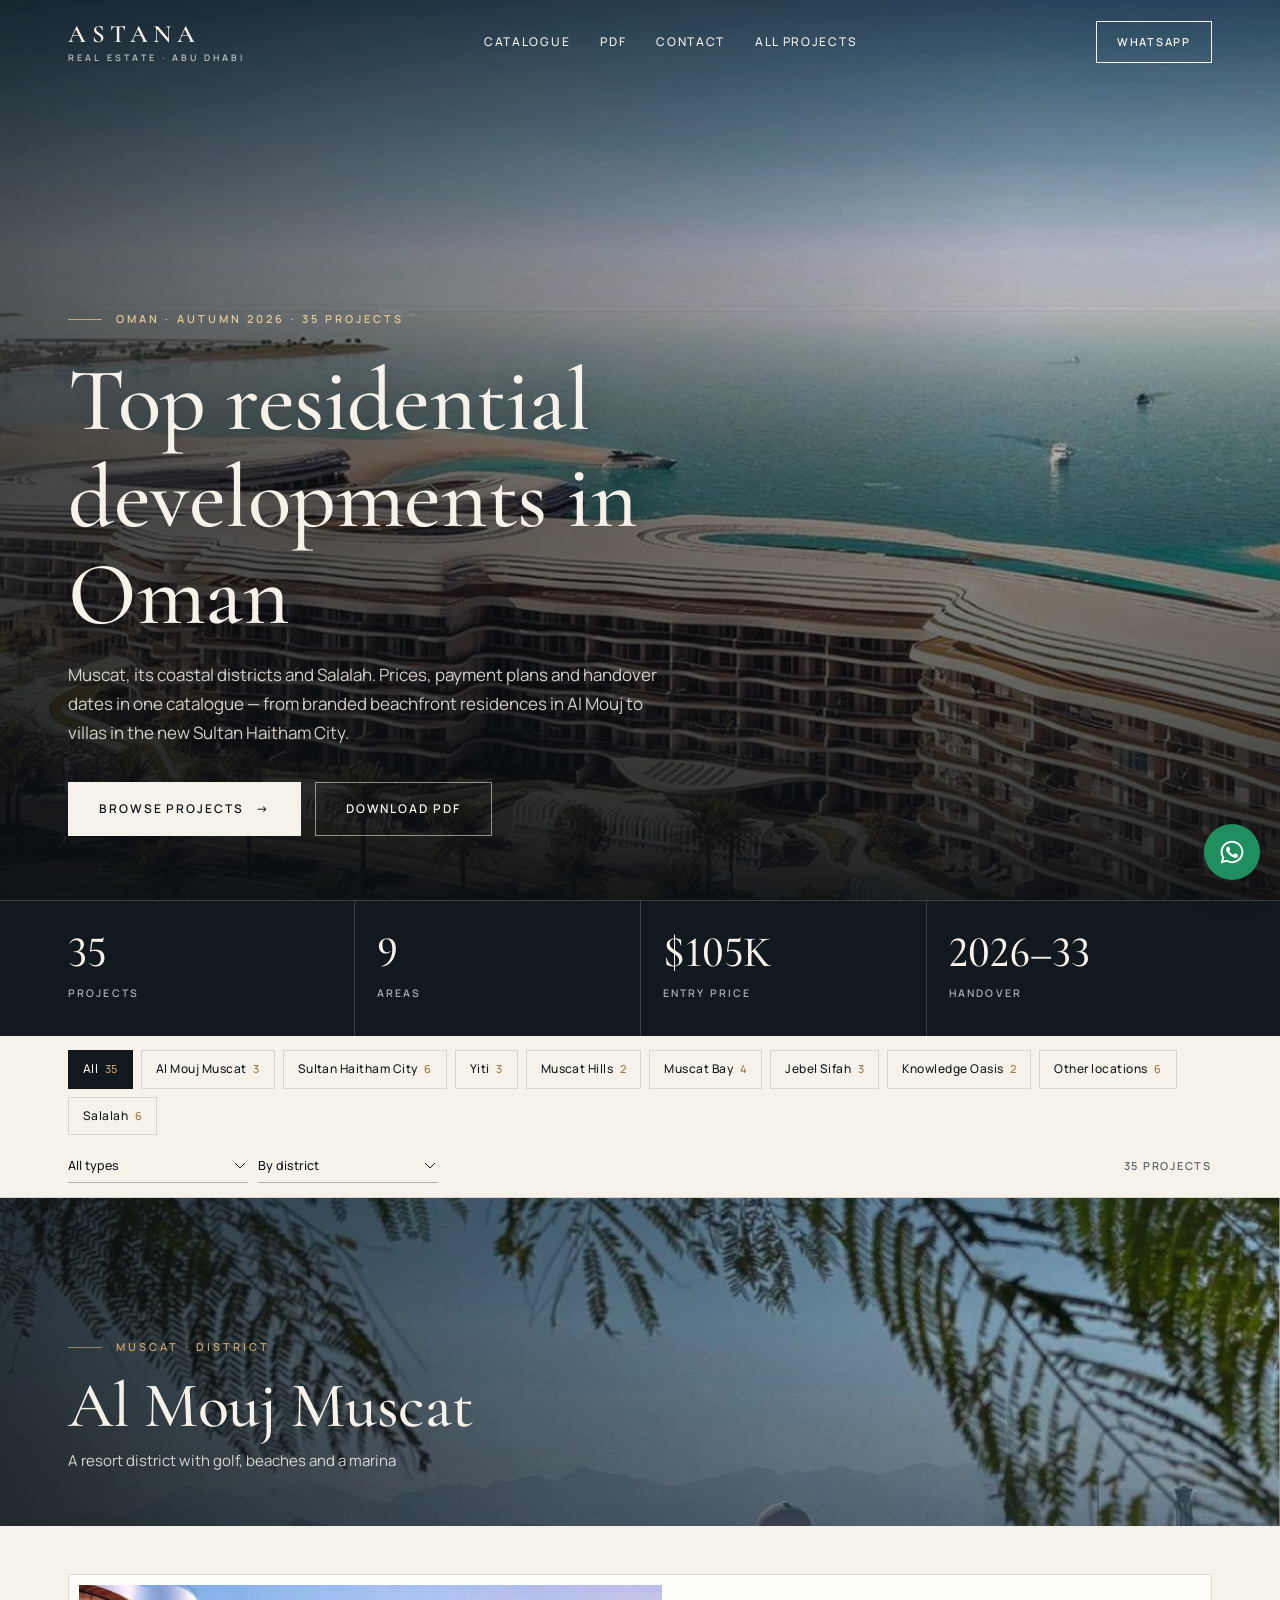
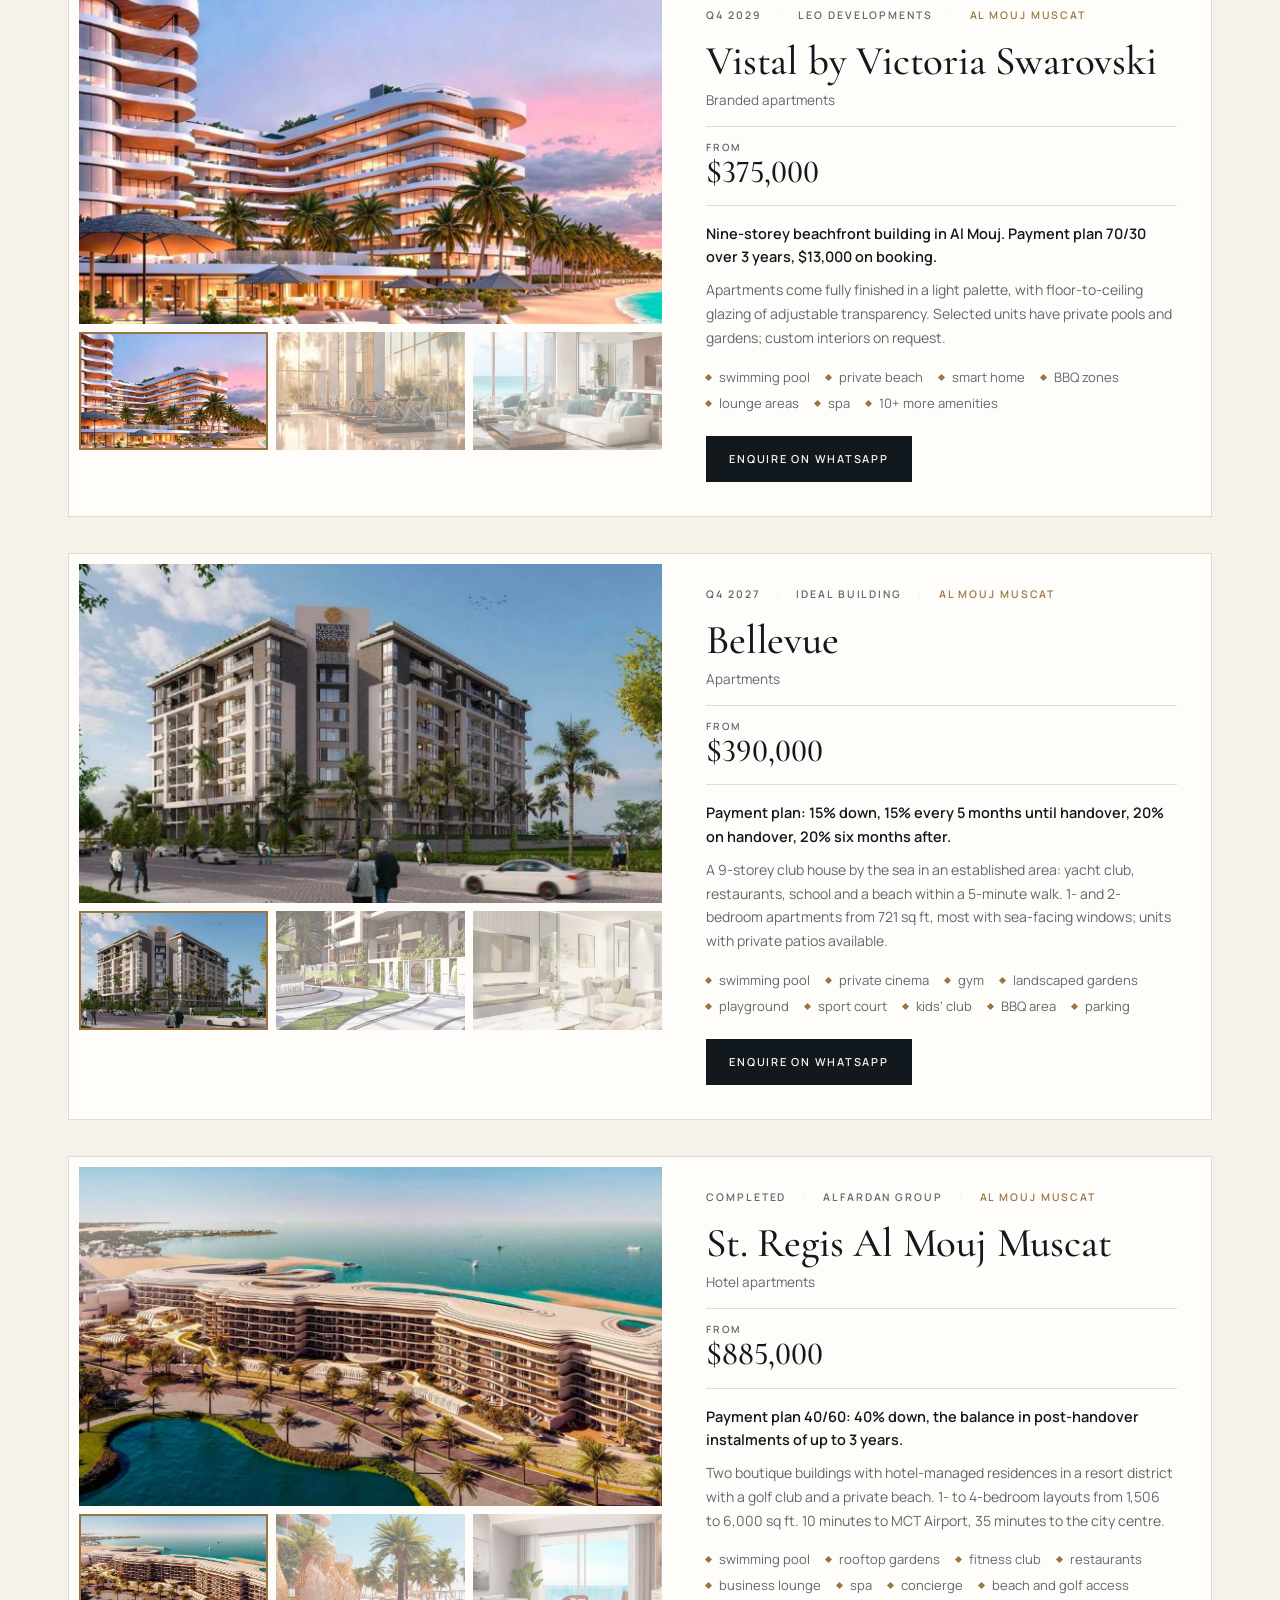
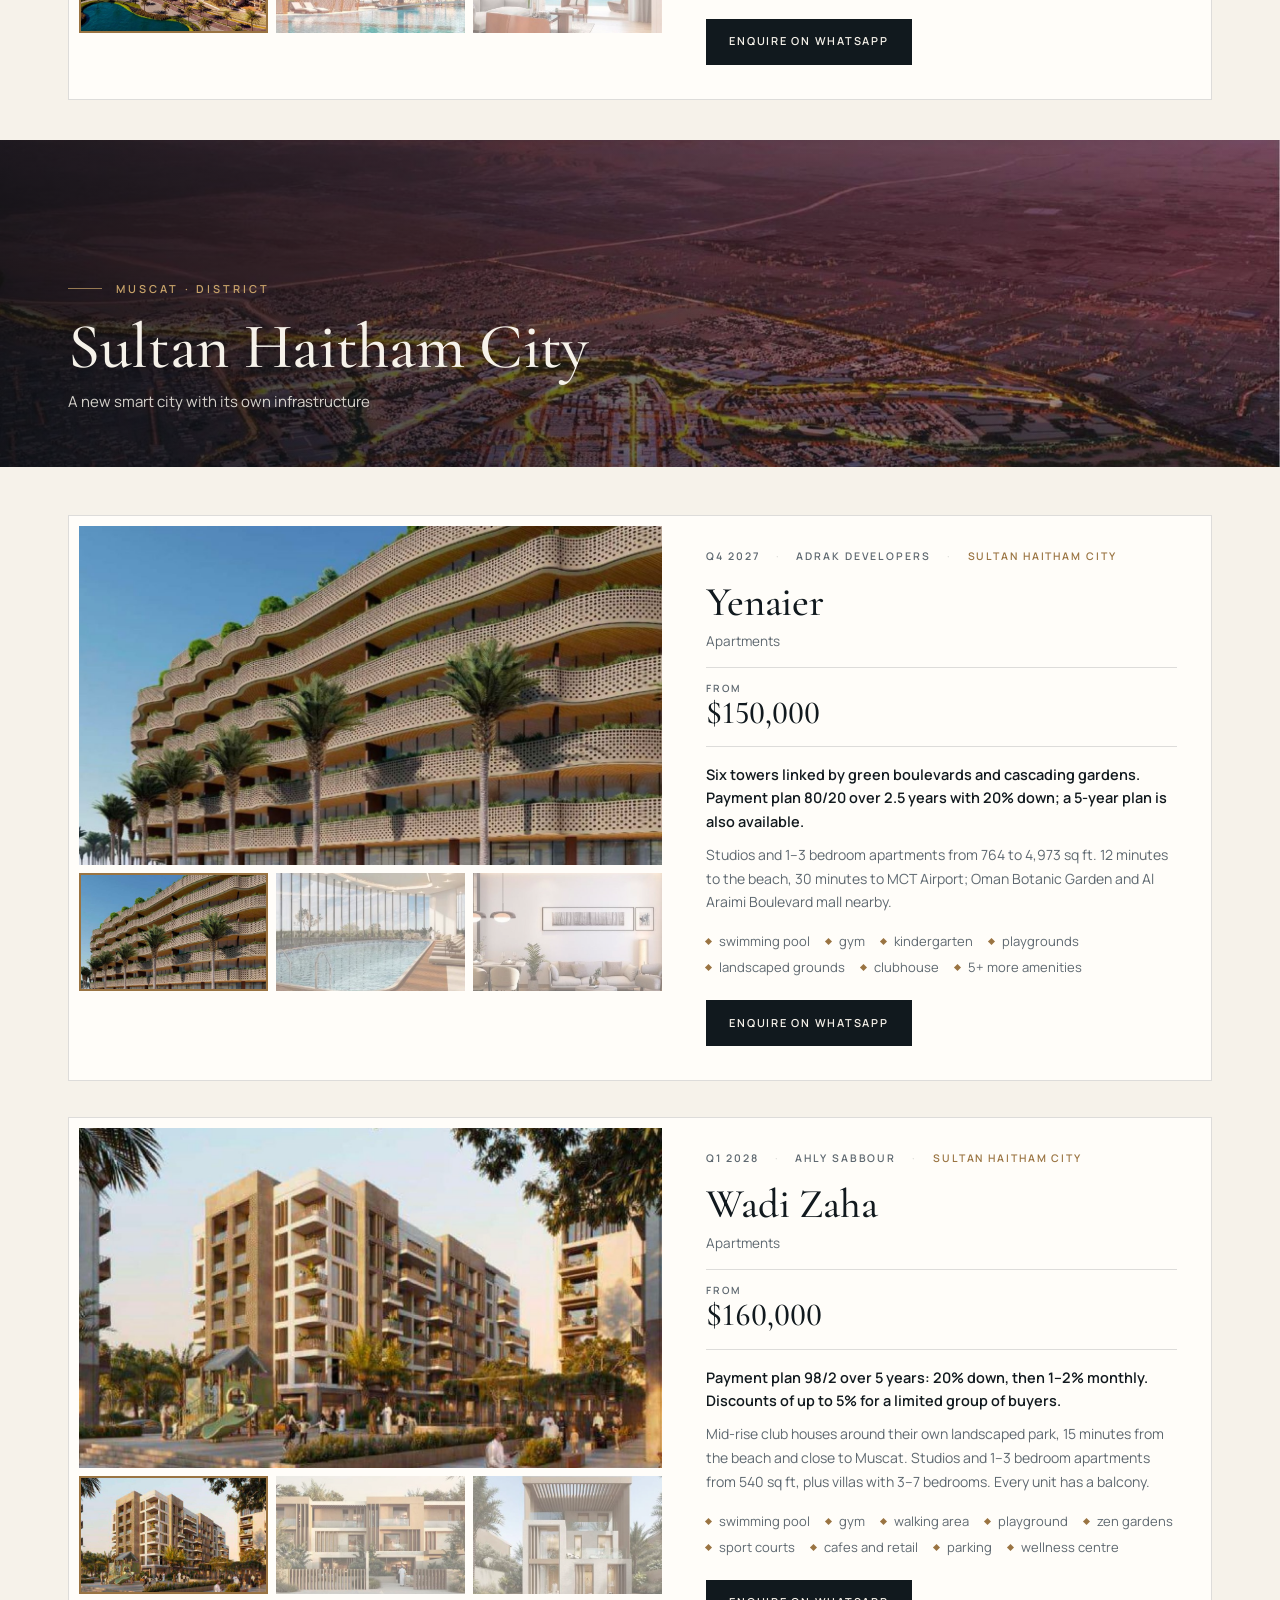
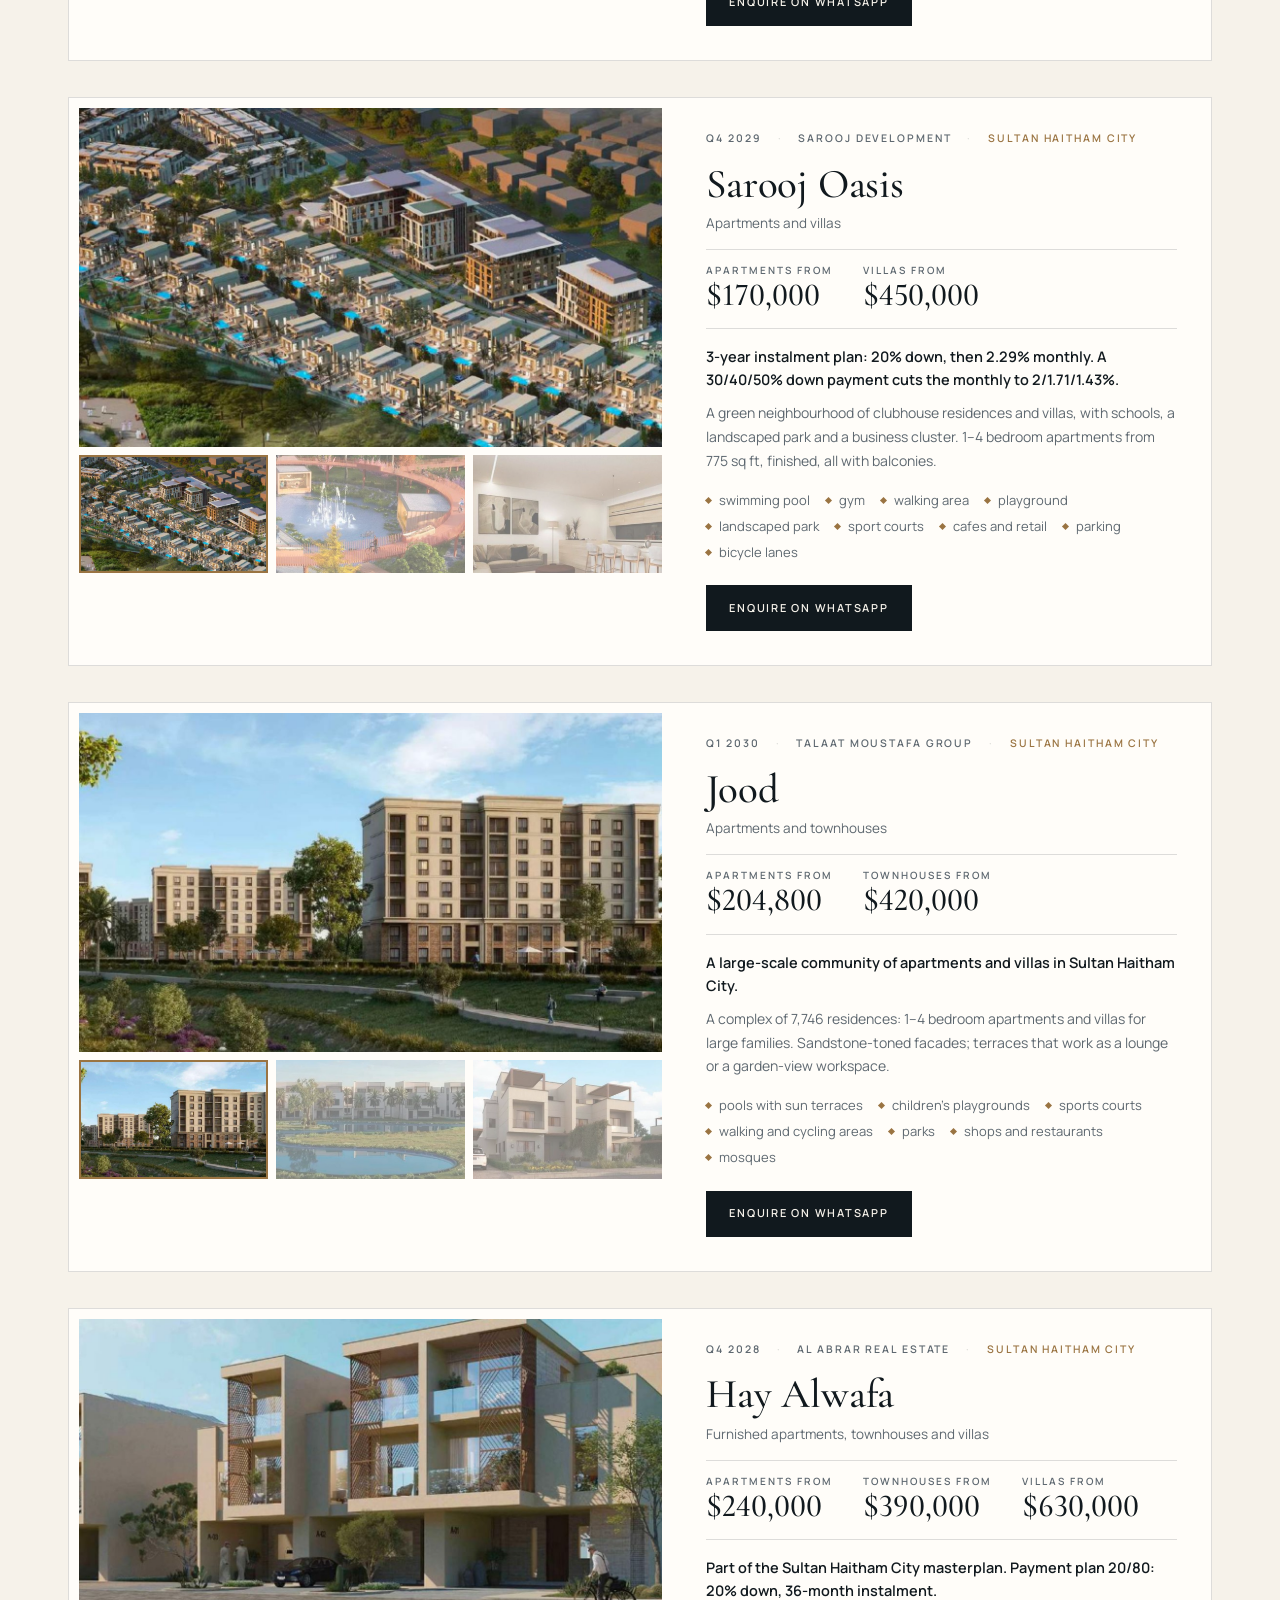
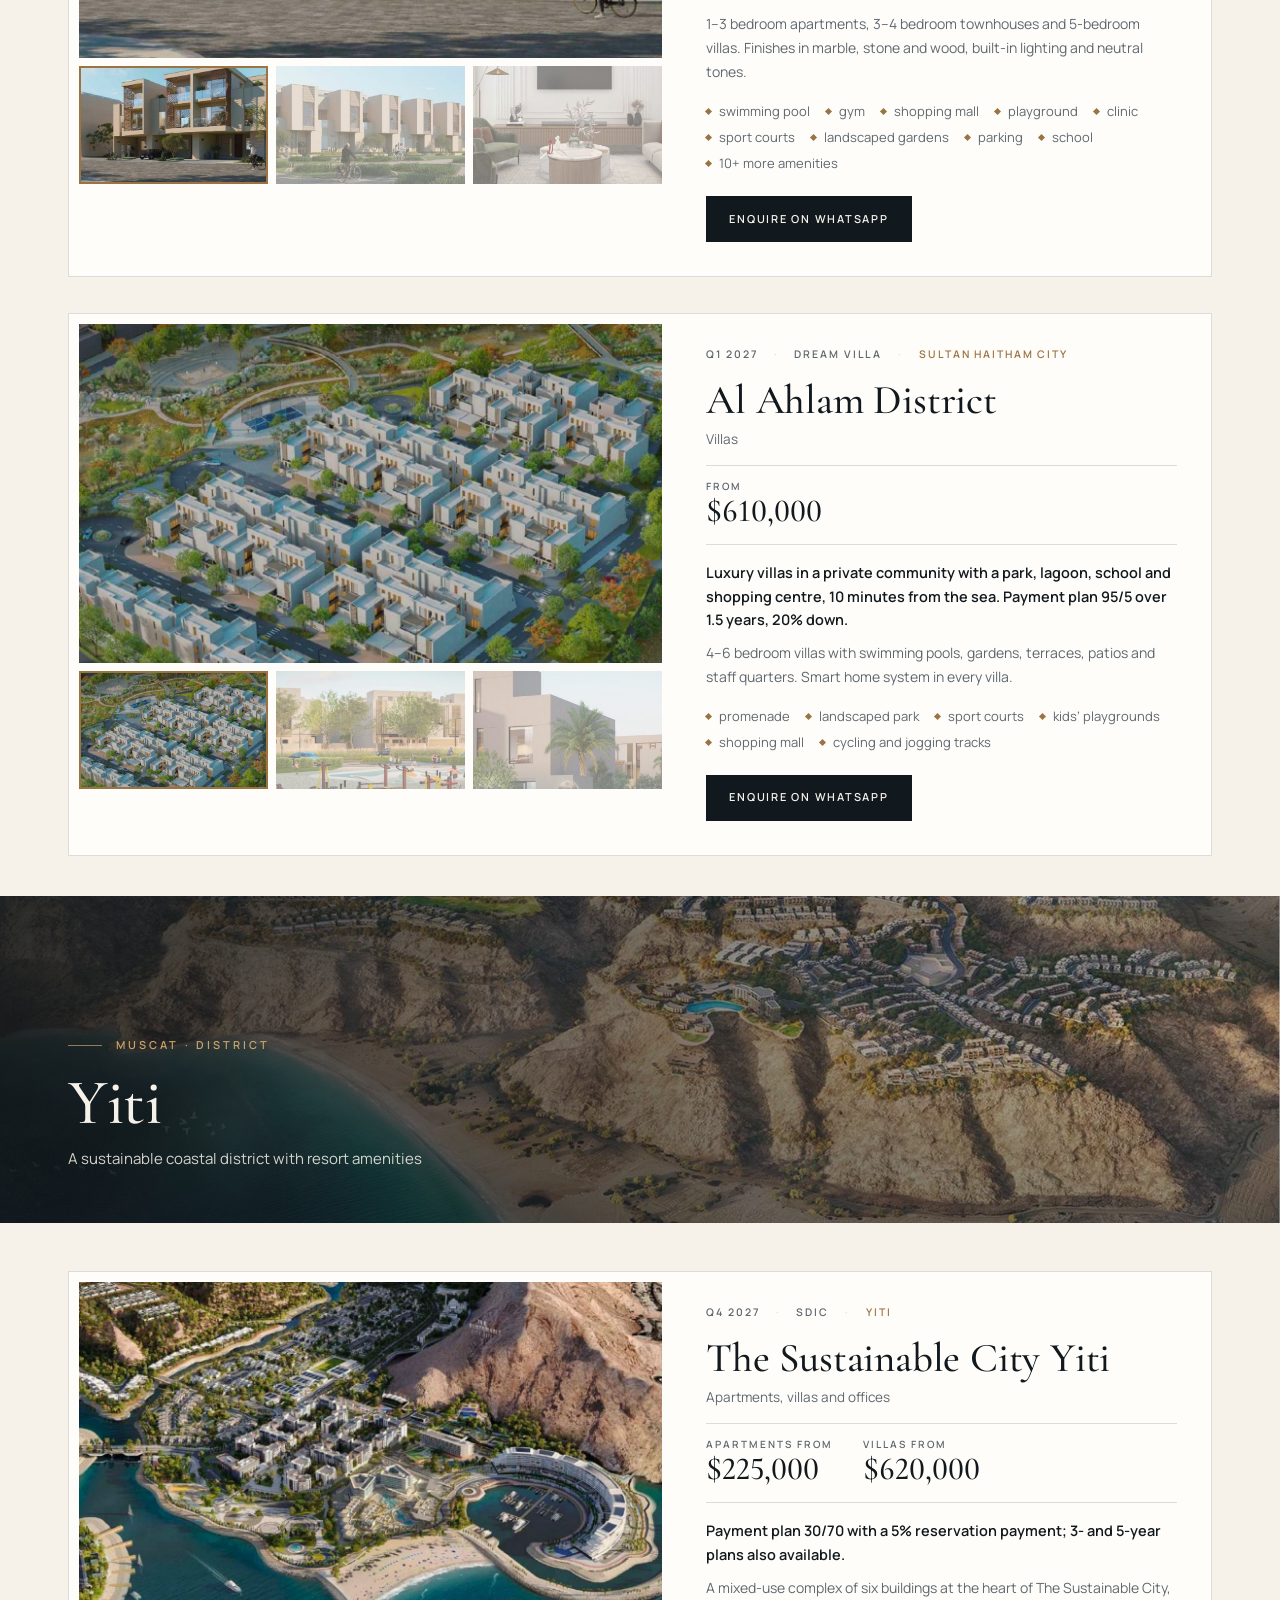
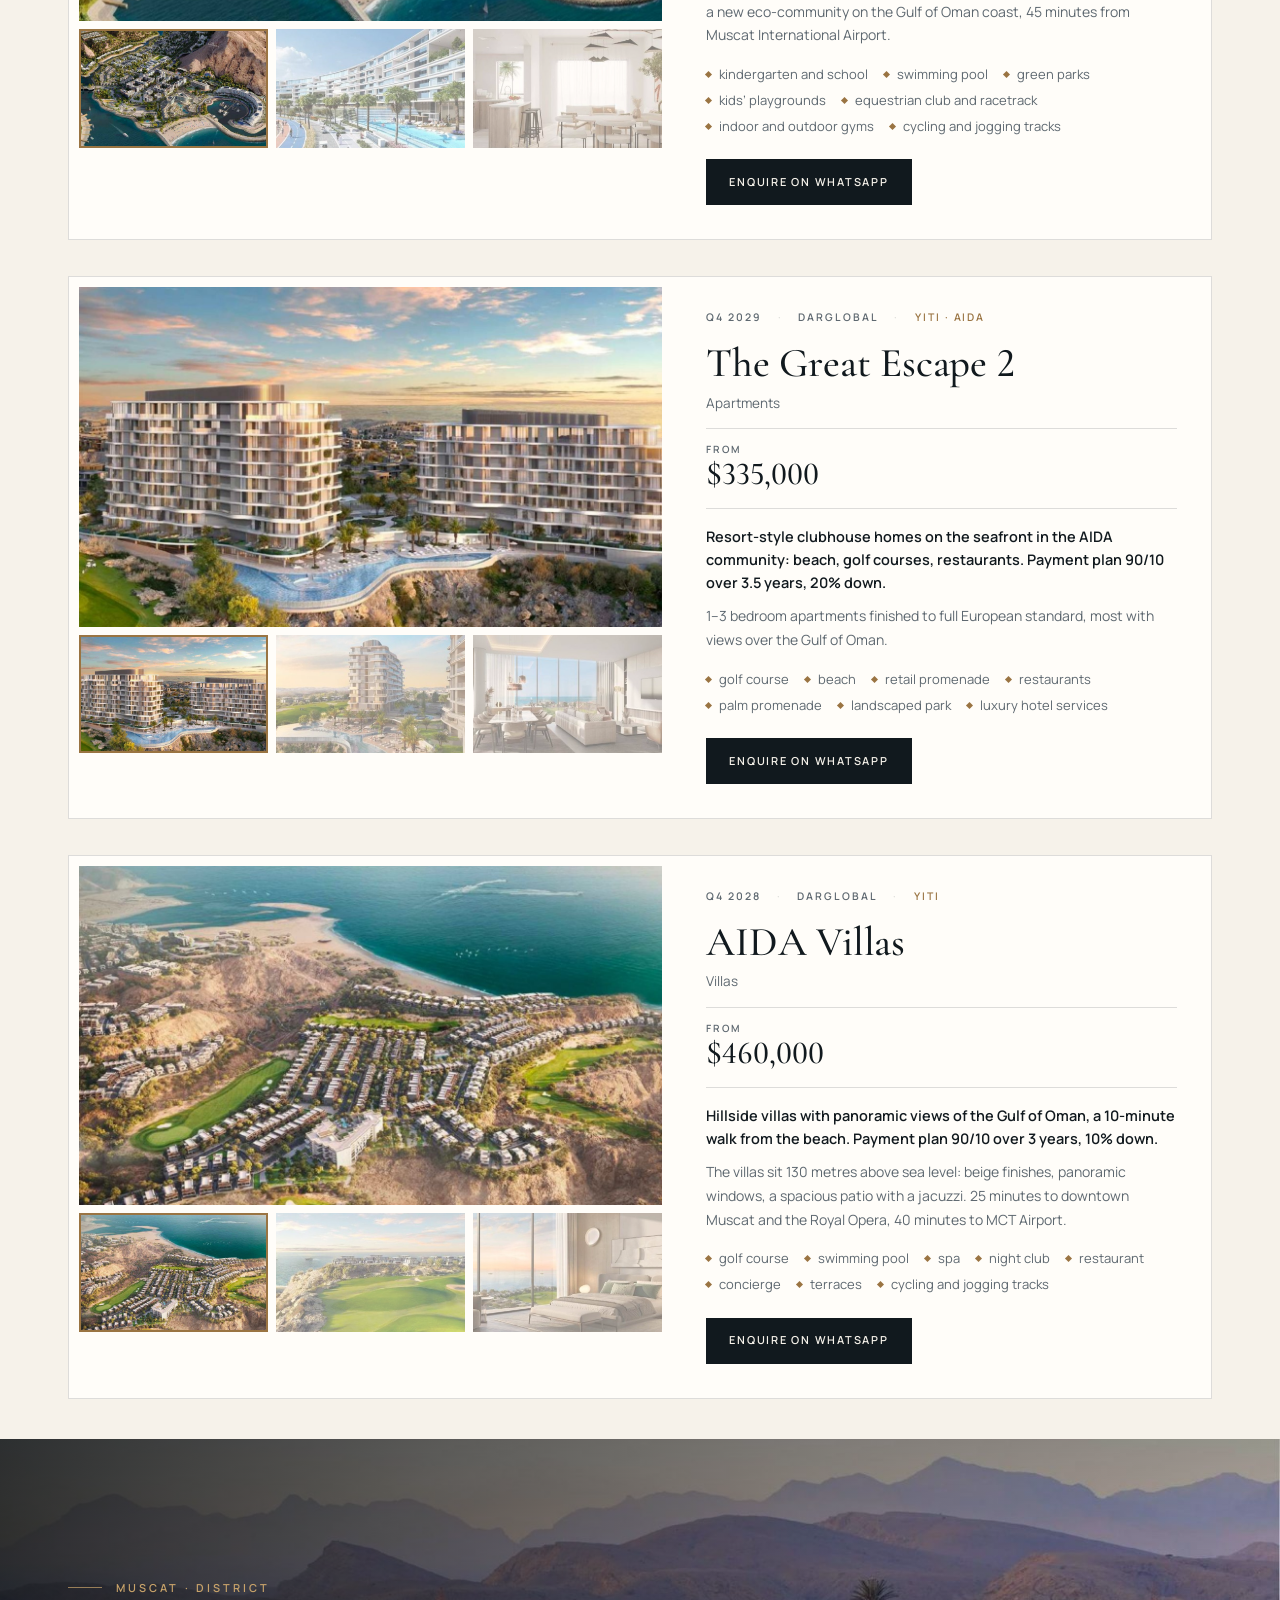
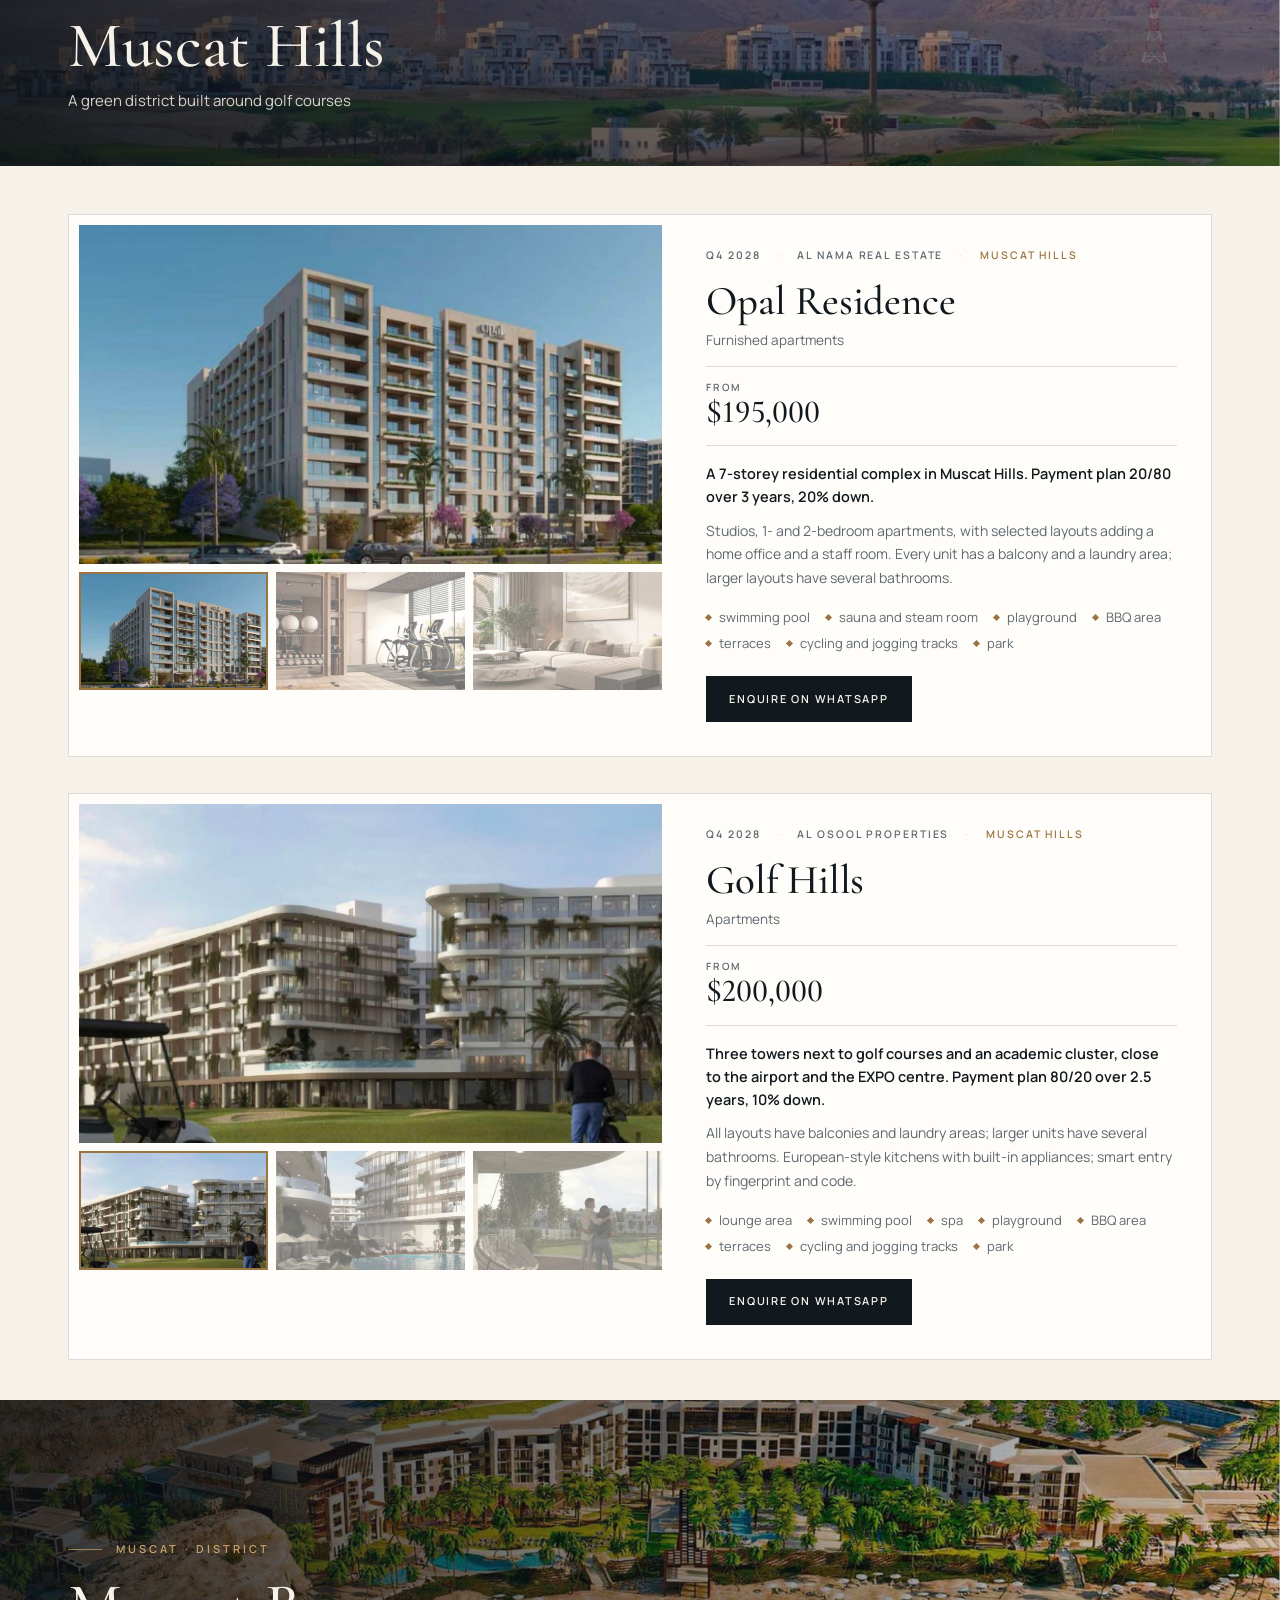
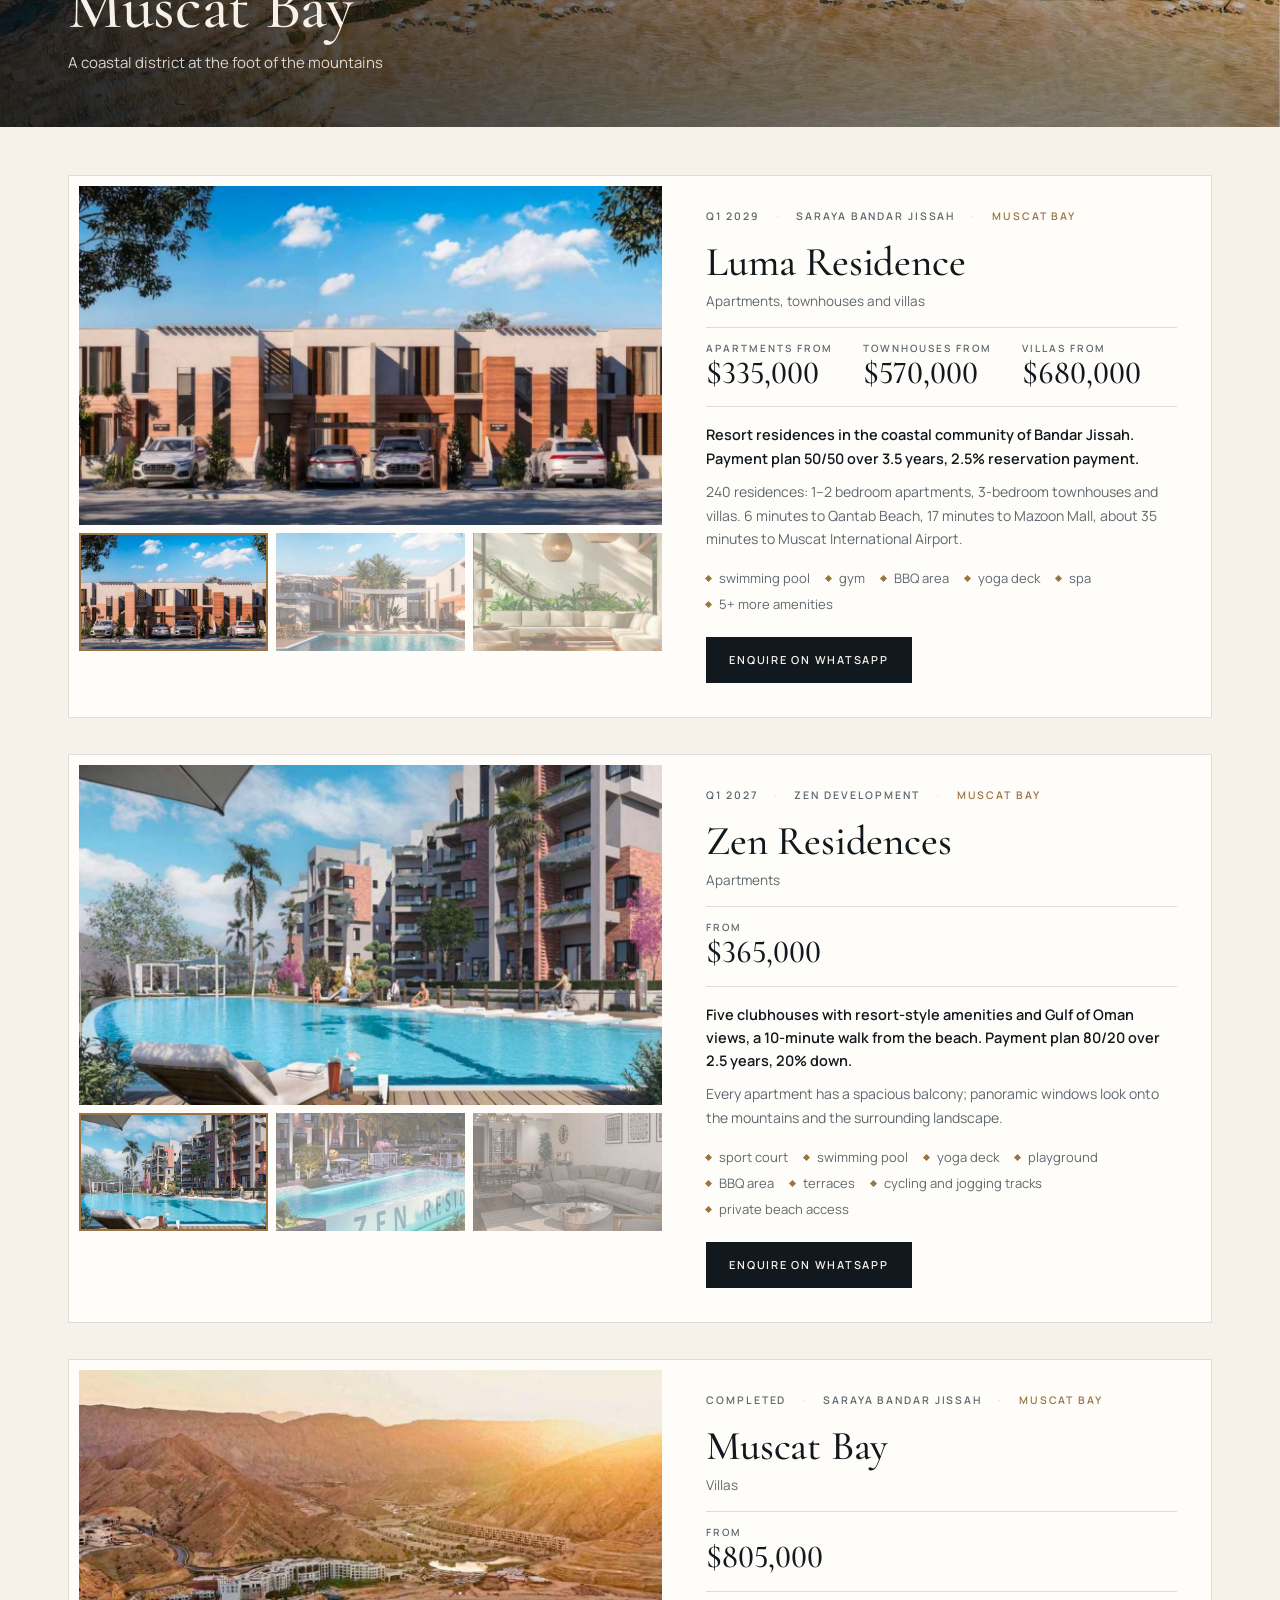
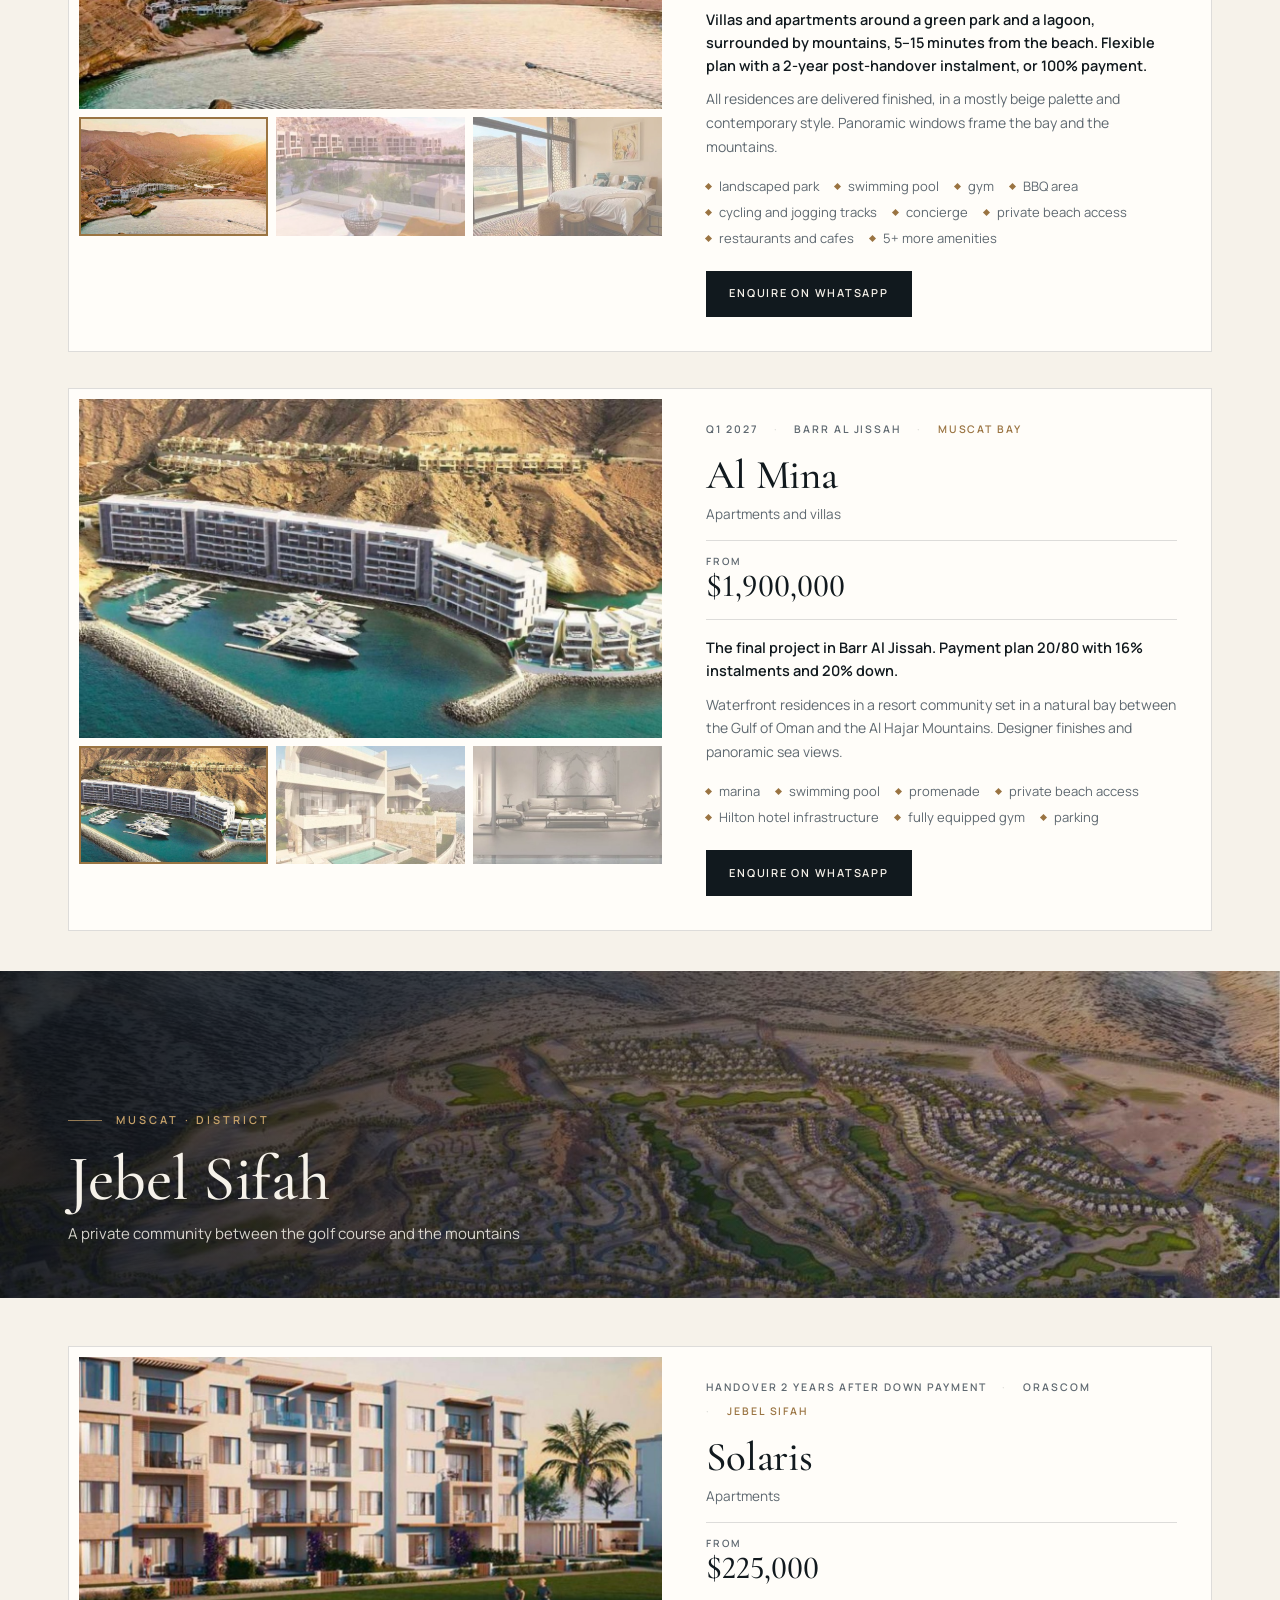
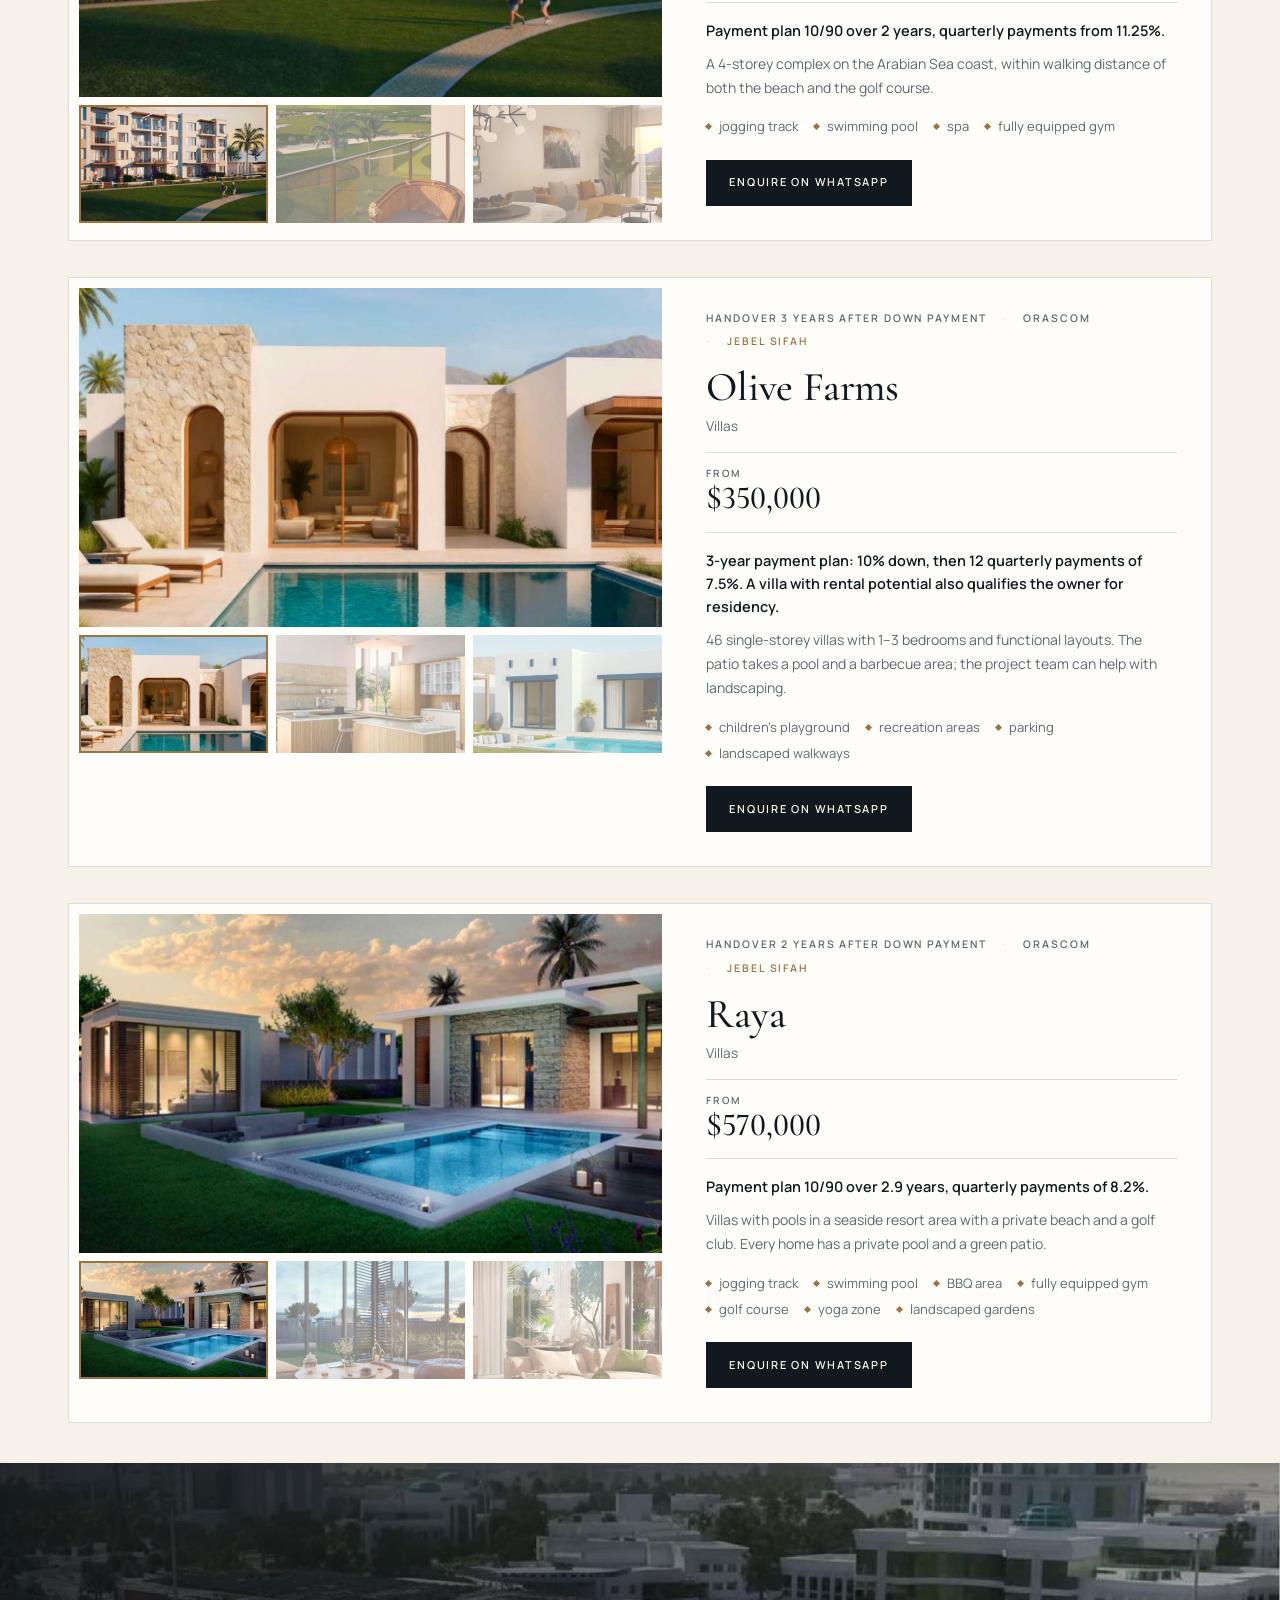
<file: oman/index.html>
<!DOCTYPE html>
<html lang="en">
<head>
<!--
  OMAN RESIDENTIAL CATALOG — Astana Real Estate (Autumn 2026)
  GENERATED by tools/build_oman.py from tools/oman_template.html — edit those, not oman/index.html.
-->
<meta charset="UTF-8">
<meta name="viewport" content="width=device-width, initial-scale=1.0">
<title>Top Residential Developments in Oman — Autumn 2026 Catalog | Astana Real Estate</title>
<meta name="description" content="35 residential projects in Muscat, its coastal districts and Salalah: Al Mouj, Sultan Haitham City, Yiti, Muscat Bay, Jebel Sifah and more. Prices from $105,000, payment plans and handover dates in one catalog.">
<meta property="og:title" content="Top Residential Developments in Oman — Autumn 2026">
<meta property="og:description" content="35 projects in Muscat and Salalah. Prices, payment plans and handover dates — Astana Real Estate, Abu Dhabi.">
<meta property="og:type" content="website">
<meta property="og:url" content="https://eldarnurmukanov-glitch.github.io/astanauae/oman/">
<meta property="og:image" content="https://eldarnurmukanov-glitch.github.io/astanauae/oman/img/cover.jpg">
<link rel="preconnect" href="https://fonts.googleapis.com">
<link rel="preconnect" href="https://fonts.gstatic.com" crossorigin>
<link href="https://fonts.googleapis.com/css2?family=Cormorant+Garamond:ital,wght@0,400;0,500;0,600;1,400;1,500&family=Manrope:wght@400;500;600;700&display=swap" rel="stylesheet">
<link rel="stylesheet" href="../assets/css/site.css">
<meta name="theme-color" content="#11191e">
<script type="application/ld+json">{"@context": "https://schema.org", "@type": "ItemList", "name": "Top residential developments in Oman — Autumn 2026", "itemListElement": [{"@type": "ListItem", "position": 1, "name": "Vistal by Victoria Swarovski", "url": "https://eldarnurmukanov-glitch.github.io/astanauae/oman/#p-5"}, {"@type": "ListItem", "position": 2, "name": "Bellevue", "url": "https://eldarnurmukanov-glitch.github.io/astanauae/oman/#p-6"}, {"@type": "ListItem", "position": 3, "name": "St. Regis Al Mouj Muscat", "url": "https://eldarnurmukanov-glitch.github.io/astanauae/oman/#p-7"}, {"@type": "ListItem", "position": 4, "name": "Yenaier", "url": "https://eldarnurmukanov-glitch.github.io/astanauae/oman/#p-9"}, {"@type": "ListItem", "position": 5, "name": "Wadi Zaha", "url": "https://eldarnurmukanov-glitch.github.io/astanauae/oman/#p-10"}, {"@type": "ListItem", "position": 6, "name": "Sarooj Oasis", "url": "https://eldarnurmukanov-glitch.github.io/astanauae/oman/#p-11"}, {"@type": "ListItem", "position": 7, "name": "Jood", "url": "https://eldarnurmukanov-glitch.github.io/astanauae/oman/#p-12"}, {"@type": "ListItem", "position": 8, "name": "Hay Alwafa", "url": "https://eldarnurmukanov-glitch.github.io/astanauae/oman/#p-13"}, {"@type": "ListItem", "position": 9, "name": "Al Ahlam District", "url": "https://eldarnurmukanov-glitch.github.io/astanauae/oman/#p-14"}, {"@type": "ListItem", "position": 10, "name": "The Sustainable City Yiti", "url": "https://eldarnurmukanov-glitch.github.io/astanauae/oman/#p-16"}, {"@type": "ListItem", "position": 11, "name": "The Great Escape 2", "url": "https://eldarnurmukanov-glitch.github.io/astanauae/oman/#p-17"}, {"@type": "ListItem", "position": 12, "name": "AIDA Villas", "url": "https://eldarnurmukanov-glitch.github.io/astanauae/oman/#p-18"}, {"@type": "ListItem", "position": 13, "name": "Opal Residence", "url": "https://eldarnurmukanov-glitch.github.io/astanauae/oman/#p-20"}, {"@type": "ListItem", "position": 14, "name": "Golf Hills", "url": "https://eldarnurmukanov-glitch.github.io/astanauae/oman/#p-21"}, {"@type": "ListItem", "position": 15, "name": "Luma Residence", "url": "https://eldarnurmukanov-glitch.github.io/astanauae/oman/#p-23"}, {"@type": "ListItem", "position": 16, "name": "Zen Residences", "url": "https://eldarnurmukanov-glitch.github.io/astanauae/oman/#p-24"}, {"@type": "ListItem", "position": 17, "name": "Muscat Bay", "url": "https://eldarnurmukanov-glitch.github.io/astanauae/oman/#p-25"}, {"@type": "ListItem", "position": 18, "name": "Al Mina", "url": "https://eldarnurmukanov-glitch.github.io/astanauae/oman/#p-26"}, {"@type": "ListItem", "position": 19, "name": "Solaris", "url": "https://eldarnurmukanov-glitch.github.io/astanauae/oman/#p-28"}, {"@type": "ListItem", "position": 20, "name": "Olive Farms", "url": "https://eldarnurmukanov-glitch.github.io/astanauae/oman/#p-29"}, {"@type": "ListItem", "position": 21, "name": "Raya", "url": "https://eldarnurmukanov-glitch.github.io/astanauae/oman/#p-30"}, {"@type": "ListItem", "position": 22, "name": "Central 7", "url": "https://eldarnurmukanov-glitch.github.io/astanauae/oman/#p-32"}, {"@type": "ListItem", "position": 23, "name": "Uptown Muscat", "url": "https://eldarnurmukanov-glitch.github.io/astanauae/oman/#p-33"}, {"@type": "ListItem", "position": 24, "name": "Alef Qurum Residence", "url": "https://eldarnurmukanov-glitch.github.io/astanauae/oman/#p-35"}, {"@type": "ListItem", "position": 25, "name": "Husn Al Zain", "url": "https://eldarnurmukanov-glitch.github.io/astanauae/oman/#p-36"}, {"@type": "ListItem", "position": 26, "name": "Nismat Zain", "url": "https://eldarnurmukanov-glitch.github.io/astanauae/oman/#p-37"}, {"@type": "ListItem", "position": 27, "name": "Yamal", "url": "https://eldarnurmukanov-glitch.github.io/astanauae/oman/#p-38"}, {"@type": "ListItem", "position": 28, "name": "Telal Al Qurm", "url": "https://eldarnurmukanov-glitch.github.io/astanauae/oman/#p-39"}, {"@type": "ListItem", "position": 29, "name": "The Residences Mandarin Oriental", "url": "https://eldarnurmukanov-glitch.github.io/astanauae/oman/#p-40"}, {"@type": "ListItem", "position": 30, "name": "The Sea Front Residences", "url": "https://eldarnurmukanov-glitch.github.io/astanauae/oman/#p-43"}, {"@type": "ListItem", "position": 31, "name": "Taqah Long Beach", "url": "https://eldarnurmukanov-glitch.github.io/astanauae/oman/#p-44"}, {"@type": "ListItem", "position": 32, "name": "Taqah Long Beach Boutique", "url": "https://eldarnurmukanov-glitch.github.io/astanauae/oman/#p-45"}, {"@type": "ListItem", "position": 33, "name": "Amazi Hawana Salalah", "url": "https://eldarnurmukanov-glitch.github.io/astanauae/oman/#p-46"}, {"@type": "ListItem", "position": 34, "name": "Lubana Island", "url": "https://eldarnurmukanov-glitch.github.io/astanauae/oman/#p-47"}, {"@type": "ListItem", "position": 35, "name": "Mira Ocean Estates", "url": "https://eldarnurmukanov-glitch.github.io/astanauae/oman/#p-48"}]}</script>
<style>
  html{scroll-padding-top:190px}
  .hero h1{max-width:14ch}
  .hero .lede{max-width:60ch}

  /* stats */
  .stats{background:var(--ink);color:var(--ivory);border-top:1px solid var(--line-d)}
  .stats-in{display:grid;grid-template-columns:repeat(4,1fr)}
  .stat{padding:30px 18px 34px 0}
  .stat+.stat{padding-left:22px;border-left:1px solid var(--line-d)}
  .stat b{display:block;font-family:var(--serif);font-weight:500;font-size:clamp(32px,3.4vw,46px);line-height:1}
  .stat small{display:block;margin-top:10px;font-size:10.5px;font-weight:600;letter-spacing:.2em;text-transform:uppercase;color:var(--muted-d)}

  /* filter bar */
  .filters{position:sticky;top:68px;z-index:40;background:rgba(246,242,234,.97);backdrop-filter:blur(10px);-webkit-backdrop-filter:blur(10px);border-bottom:1px solid var(--line)}
  .filters-in{display:flex;flex-direction:column;gap:12px;padding-top:14px;padding-bottom:14px}
  .chips-row{display:flex;gap:8px;overflow-x:auto;scrollbar-width:none;-webkit-overflow-scrolling:touch;padding-bottom:2px}
  .chips-row::-webkit-scrollbar{display:none}
  .chips-row button{flex:none;border:1px solid var(--line);background:transparent;color:var(--ink);padding:8px 14px;font-size:12px;font-weight:500;letter-spacing:.04em;cursor:pointer;white-space:nowrap;transition:border-color .2s,background .2s}
  .chips-row button:hover{border-color:var(--ink)}
  .chips-row button i{font-style:normal;color:var(--brass);font-size:11px;margin-left:4px}
  .chips-row button.on{background:var(--ink);border-color:var(--ink);color:var(--ivory)}
  .chips-row button.on i{color:var(--brass-l)}
  .selects{display:flex;gap:10px;flex-wrap:wrap;align-items:center}
  .selects select{flex:1;min-width:0;border:0;border-bottom:1px solid rgba(17,25,30,.3);background:transparent url("data:image/svg+xml,%3Csvg xmlns='http://www.w3.org/2000/svg' width='12' height='8'%3E%3Cpath d='M1 1l5 5 5-5' stroke='%2311191e' fill='none'/%3E%3C/svg%3E") no-repeat right 2px center;padding:6px 22px 6px 0;font-size:12.5px;font-weight:500;border-radius:0;-webkit-appearance:none;appearance:none;cursor:pointer}
  .selects .count{font-size:11px;font-weight:600;letter-spacing:.16em;text-transform:uppercase;color:var(--muted);margin-left:auto}
  @media(max-width:599px){.selects{flex-wrap:nowrap}.selects .count{display:none}}
  @media(min-width:600px){.selects select{flex:none;min-width:180px}}
  @media(min-width:900px){.chips-row{flex-wrap:wrap;overflow:visible}}

  /* district banners */
  .district{padding-bottom:40px}
  .banner{background-size:cover;background-position:center;position:relative;color:var(--ivory);margin-bottom:clamp(30px,4vw,48px);background-color:var(--ink)}
  .banner::before{content:"";position:absolute;inset:0;background:linear-gradient(90deg,rgba(10,15,19,.82),rgba(10,15,19,.35) 65%,rgba(10,15,19,.15))}
  .banner .wrap{position:relative;padding-top:clamp(70px,11vw,140px);padding-bottom:clamp(30px,5vw,52px)}
  .banner h2{font-size:clamp(36px,5.4vw,64px);margin:14px 0 8px}
  .banner p{max-width:58ch;font-size:15px;color:rgba(246,242,234,.85)}

  /* project cards */
  .list{display:grid;gap:clamp(24px,3vw,36px)}
  .proj{display:grid;background:var(--paper);border:1px solid var(--line)}
  .media{display:flex;flex-direction:column;gap:8px;padding:8px}
  .main{overflow:hidden;background:var(--stone)}
  .main img{width:100%;height:auto;aspect-ratio:1200/698;object-fit:cover}
  .thumbs{display:grid;grid-template-columns:repeat(3,1fr);gap:8px}
  .th{border:0;padding:0;background:var(--stone);overflow:hidden;cursor:pointer;opacity:.55;outline:1px solid transparent;outline-offset:-1px;transition:opacity .2s}
  .th img{width:100%;height:auto;aspect-ratio:16/10;object-fit:cover}
  .th.on,.th:hover{opacity:1}
  .th.on{outline:2px solid var(--brass);outline-offset:-2px}
  .body{padding:24px 24px 28px}
  .chips{display:flex;flex-wrap:wrap;gap:6px 16px;margin-bottom:14px;font-size:10.5px;font-weight:600;letter-spacing:.18em;text-transform:uppercase;color:var(--muted)}
  .chips span+span::before{content:"·";margin-right:16px;color:var(--line)}
  .chips .loc{color:var(--brass)}
  .proj h3{font-size:clamp(30px,3.2vw,42px);margin-bottom:6px}
  .type{font-size:13.5px;color:var(--muted);margin-bottom:14px}
  .prices{display:flex;flex-wrap:wrap;gap:6px 30px;margin:0 0 16px;padding:14px 0;border-top:1px solid var(--line);border-bottom:1px solid var(--line)}
  .price{font-family:var(--serif);font-weight:500;font-size:clamp(26px,2.6vw,32px);line-height:1.2;color:var(--ink)}
  .price small{display:block;font-family:var(--sans);font-size:10px;font-weight:600;letter-spacing:.2em;text-transform:uppercase;color:var(--muted)}
  .lead{font-weight:600;font-size:14.5px;line-height:1.6;margin-bottom:10px}
  .desc{font-size:14px;color:var(--muted);margin-bottom:16px}
  .amen{list-style:none;display:flex;flex-wrap:wrap;gap:4px 16px;font-size:13px;color:var(--muted);margin-bottom:22px}
  .amen li::before{content:"";display:inline-block;width:5px;height:5px;background:var(--brass);transform:rotate(45deg);margin-right:8px;vertical-align:2px}
  @media(min-width:900px){
    .proj{grid-template-columns:1.12fr 1fr}
    .media{padding:10px}
    .body{padding:32px 34px 34px;display:flex;flex-direction:column}
    .body .btn{align-self:flex-start;margin-top:auto}
  }
  #flat{padding:40px 0 30px}
  .hidden{display:none !important}

  /* about + contact */
  section.plain{padding:clamp(80px,10vw,130px) 0}
  .about{background:var(--stone)}
  .about-grid{display:grid;gap:clamp(40px,6vw,90px)}
  .about h2{font-size:clamp(36px,4.6vw,60px);margin:20px 0 22px}
  .about .more{display:inline-flex;gap:10px;margin-top:30px;font-size:12px;font-weight:600;letter-spacing:.16em;text-transform:uppercase;padding-bottom:6px;border-bottom:1px solid currentColor}
  .contact-card{background:var(--ink);color:var(--ivory);padding:clamp(28px,3.4vw,44px);font-size:14.5px}
  .contact-card b{display:block;font-family:var(--serif);font-weight:500;font-size:32px;line-height:1.1}
  .contact-card .role{color:var(--brass-l);font-size:11px;font-weight:600;letter-spacing:.2em;text-transform:uppercase;margin:8px 0 20px}
  .contact-card div{margin-bottom:6px;color:var(--muted-d)}
  .contact-card a{color:var(--ivory);border-bottom:1px solid var(--line-d)}
  .contact-card .muted{color:#7d878c;font-size:12.5px;margin-top:16px}
  .contact-card a.btn{margin-top:24px;border:0;color:var(--ink)}
  .contact-card a.btn:hover{background:var(--brass-l)}
  @media(min-width:860px){.about-grid{grid-template-columns:1.3fr 1fr;align-items:start}}
  @media(max-width:760px){
    .stats-in{grid-template-columns:1fr 1fr}
    .stat,.stat+.stat{padding:22px 0 24px;border-left:0}
    .stat:nth-child(even){padding-left:18px;border-left:1px solid var(--line-d)}
    .stat:nth-child(n+3){border-top:1px solid var(--line-d)}
  }
</style>
</head>
<body>

<header class="site">
  <div class="wrap nav">
    <a class="brand" href="../" aria-label="Astana Real Estate — home"><b>ASTANA</b><span>Real Estate · Abu Dhabi</span></a>
    <nav class="menu" id="menu">
      <a href="#catalog">Catalogue</a>
      <a href="../oman/oman-catalog.pdf" download>PDF</a>
      <a href="#contact">Contact</a>
      <a href="../">All projects</a>
    </nav>
    <div class="tools">
      <a class="btn nav-cta" href="https://wa.me/971507369833?text=Hello%2C%20I%27d%20like%20to%20discuss%20property%20in%20Oman%20from%20your%20Autumn%202026%20catalog." target="_blank" rel="noopener">WhatsApp</a>
      <button class="burger" aria-label="Menu" aria-controls="menu" aria-expanded="false"><i></i><i></i></button>
    </div>
  </div>
</header>

<section class="hero">
  <img class="bg" src="img/cover.jpg" alt="Beachfront residential development on the Oman coast" fetchpriority="high">
  <div class="wrap hero-in">
    <div class="eyebrow">Oman · Autumn 2026 · 35 projects</div>
    <h1 class="display">Top residential developments in Oman</h1>
    <p class="lede">Muscat, its coastal districts and Salalah. Prices, payment plans and handover dates in one catalogue — from branded beachfront residences in Al Mouj to villas in the new Sultan Haitham City.</p>
    <div class="hero-cta">
      <a class="btn btn-light" href="#catalog">Browse projects <span class="arrow">→</span></a>
      <a class="btn btn-line" href="oman-catalog.pdf" download>Download PDF</a>
    </div>
  </div>
</section>

<div class="stats">
  <div class="wrap stats-in">
    <div class="stat"><b>35</b><small>Projects</small></div>
    <div class="stat"><b>9</b><small>Areas</small></div>
    <div class="stat"><b>$105K</b><small>Entry price</small></div>
    <div class="stat"><b>2026–33</b><small>Handover</small></div>
  </div>
</div>

<div class="filters" id="catalog">
  <div class="wrap filters-in">
    <div class="chips-row" id="f-district"><button type="button" class="on" data-f="all">All <i>35</i></button><button type="button" data-f="al-mouj">Al Mouj Muscat <i>3</i></button><button type="button" data-f="sultan-haitham">Sultan Haitham City <i>6</i></button><button type="button" data-f="yiti">Yiti <i>3</i></button><button type="button" data-f="muscat-hills">Muscat Hills <i>2</i></button><button type="button" data-f="muscat-bay">Muscat Bay <i>4</i></button><button type="button" data-f="jebel-sifah">Jebel Sifah <i>3</i></button><button type="button" data-f="knowledge-oasis">Knowledge Oasis <i>2</i></button><button type="button" data-f="other">Other locations <i>6</i></button><button type="button" data-f="salalah">Salalah <i>6</i></button></div>
    <div class="selects">
      <select id="f-kind" aria-label="Property type">
        <option value="all">All types</option>
        <option value="apartment">Apartments &amp; studios</option>
        <option value="villa">Villas &amp; townhouses</option>
        <option value="office">Offices</option>
      </select>
      <select id="f-sort" aria-label="Sort">
        <option value="district">By district</option>
        <option value="asc">Price: low to high</option>
        <option value="desc">Price: high to low</option>
      </select>
      <span class="count" id="f-count">35 projects</span>
    </div>
  </div>
</div>

<main>
  <div id="grouped">
<section class="district" id="al-mouj" data-district="al-mouj">
  <div class="banner" style="background-image:url('img/d-al-mouj.jpg')">
    <div class="wrap"><div class="eyebrow light">Muscat · District</div><h2 class="display">Al Mouj Muscat</h2><p>A resort district with golf, beaches and a marina</p></div>
  </div>
  <div class="wrap"><div class="list">
<article class="proj" id="p-5" data-district="al-mouj" data-price="375000" data-kind="apartment">
  <div class="media">
    <div class="main"><img src="img/p05-1.jpg" alt="Vistal by Victoria Swarovski, Al Mouj Muscat" loading="lazy" width="1200" height="698"></div>
    <div class="thumbs"><button type="button" class="th on" data-src="img/p05-1.jpg" aria-label="Photo 1"><img src="img/p05-1.jpg" alt="" loading="lazy" width="240" height="196"></button><button type="button" class="th" data-src="img/p05-2.jpg" aria-label="Photo 2"><img src="img/p05-2.jpg" alt="" loading="lazy" width="240" height="196"></button><button type="button" class="th" data-src="img/p05-3.jpg" aria-label="Photo 3"><img src="img/p05-3.jpg" alt="" loading="lazy" width="240" height="196"></button></div>
  </div>
  <div class="body">
    <div class="chips"><span>Q4 2029</span><span>LEO Developments</span><span class="loc">Al Mouj Muscat</span></div>
    <h3 class="display">Vistal by Victoria Swarovski</h3>
    <div class="type">Branded apartments</div>
    <div class="prices"><span class="price"><small>from</small>$375,000</span></div>
    <p class="lead">Nine-storey beachfront building in Al Mouj. Payment plan 70/30 over 3 years, $13,000 on booking.</p>
    <p class="desc">Apartments come fully finished in a light palette, with floor-to-ceiling glazing of adjustable transparency. Selected units have private pools and gardens; custom interiors on request.</p>
    <ul class="amen"><li>swimming pool</li><li>private beach</li><li>smart home</li><li>BBQ zones</li><li>lounge areas</li><li>spa</li><li>10+ more amenities</li></ul>
    <a class="btn btn-ink btn-sm" href="https://wa.me/971507369833?text=Hello%2C%20I%27m%20interested%20in%20Vistal%20by%20Victoria%20Swarovski%20%28Al%20Mouj%20Muscat%2C%20Oman%29%20from%20your%20Oman%20catalog.%20Please%20send%20details." target="_blank" rel="noopener">Enquire on WhatsApp</a>
  </div>
</article>
<article class="proj" id="p-6" data-district="al-mouj" data-price="390000" data-kind="apartment">
  <div class="media">
    <div class="main"><img src="img/p06-1.jpg" alt="Bellevue, Al Mouj Muscat" loading="lazy" width="1200" height="698"></div>
    <div class="thumbs"><button type="button" class="th on" data-src="img/p06-1.jpg" aria-label="Photo 1"><img src="img/p06-1.jpg" alt="" loading="lazy" width="240" height="196"></button><button type="button" class="th" data-src="img/p06-2.jpg" aria-label="Photo 2"><img src="img/p06-2.jpg" alt="" loading="lazy" width="240" height="196"></button><button type="button" class="th" data-src="img/p06-3.jpg" aria-label="Photo 3"><img src="img/p06-3.jpg" alt="" loading="lazy" width="240" height="196"></button></div>
  </div>
  <div class="body">
    <div class="chips"><span>Q4 2027</span><span>Ideal Building</span><span class="loc">Al Mouj Muscat</span></div>
    <h3 class="display">Bellevue</h3>
    <div class="type">Apartments</div>
    <div class="prices"><span class="price"><small>from</small>$390,000</span></div>
    <p class="lead">Payment plan: 15% down, 15% every 5 months until handover, 20% on handover, 20% six months after.</p>
    <p class="desc">A 9-storey club house by the sea in an established area: yacht club, restaurants, school and a beach within a 5-minute walk. 1- and 2-bedroom apartments from 721 sq ft, most with sea-facing windows; units with private patios available.</p>
    <ul class="amen"><li>swimming pool</li><li>private cinema</li><li>gym</li><li>landscaped gardens</li><li>playground</li><li>sport court</li><li>kids’ club</li><li>BBQ area</li><li>parking</li></ul>
    <a class="btn btn-ink btn-sm" href="https://wa.me/971507369833?text=Hello%2C%20I%27m%20interested%20in%20Bellevue%20%28Al%20Mouj%20Muscat%2C%20Oman%29%20from%20your%20Oman%20catalog.%20Please%20send%20details." target="_blank" rel="noopener">Enquire on WhatsApp</a>
  </div>
</article>
<article class="proj" id="p-7" data-district="al-mouj" data-price="885000" data-kind="apartment">
  <div class="media">
    <div class="main"><img src="img/p07-1.jpg" alt="St. Regis Al Mouj Muscat, Al Mouj Muscat" loading="lazy" width="1200" height="698"></div>
    <div class="thumbs"><button type="button" class="th on" data-src="img/p07-1.jpg" aria-label="Photo 1"><img src="img/p07-1.jpg" alt="" loading="lazy" width="240" height="196"></button><button type="button" class="th" data-src="img/p07-2.jpg" aria-label="Photo 2"><img src="img/p07-2.jpg" alt="" loading="lazy" width="240" height="196"></button><button type="button" class="th" data-src="img/p07-3.jpg" aria-label="Photo 3"><img src="img/p07-3.jpg" alt="" loading="lazy" width="240" height="196"></button></div>
  </div>
  <div class="body">
    <div class="chips"><span>Completed</span><span>Alfardan Group</span><span class="loc">Al Mouj Muscat</span></div>
    <h3 class="display">St. Regis Al Mouj Muscat</h3>
    <div class="type">Hotel apartments</div>
    <div class="prices"><span class="price"><small>from</small>$885,000</span></div>
    <p class="lead">Payment plan 40/60: 40% down, the balance in post-handover instalments of up to 3 years.</p>
    <p class="desc">Two boutique buildings with hotel-managed residences in a resort district with a golf club and a private beach. 1- to 4-bedroom layouts from 1,506 to 6,000 sq ft. 10 minutes to MCT Airport, 35 minutes to the city centre.</p>
    <ul class="amen"><li>swimming pool</li><li>rooftop gardens</li><li>fitness club</li><li>restaurants</li><li>business lounge</li><li>spa</li><li>concierge</li><li>beach and golf access</li></ul>
    <a class="btn btn-ink btn-sm" href="https://wa.me/971507369833?text=Hello%2C%20I%27m%20interested%20in%20St.%20Regis%20Al%20Mouj%20Muscat%20%28Al%20Mouj%20Muscat%2C%20Oman%29%20from%20your%20Oman%20catalog.%20Please%20send%20details." target="_blank" rel="noopener">Enquire on WhatsApp</a>
  </div>
</article></div></div>
</section>
<section class="district" id="sultan-haitham" data-district="sultan-haitham">
  <div class="banner" style="background-image:url('img/d-sultan-haitham.jpg')">
    <div class="wrap"><div class="eyebrow light">Muscat · District</div><h2 class="display">Sultan Haitham City</h2><p>A new smart city with its own infrastructure</p></div>
  </div>
  <div class="wrap"><div class="list">
<article class="proj" id="p-9" data-district="sultan-haitham" data-price="150000" data-kind="apartment">
  <div class="media">
    <div class="main"><img src="img/p09-1.jpg" alt="Yenaier, Sultan Haitham City" loading="lazy" width="1200" height="698"></div>
    <div class="thumbs"><button type="button" class="th on" data-src="img/p09-1.jpg" aria-label="Photo 1"><img src="img/p09-1.jpg" alt="" loading="lazy" width="240" height="196"></button><button type="button" class="th" data-src="img/p09-2.jpg" aria-label="Photo 2"><img src="img/p09-2.jpg" alt="" loading="lazy" width="240" height="196"></button><button type="button" class="th" data-src="img/p09-3.jpg" aria-label="Photo 3"><img src="img/p09-3.jpg" alt="" loading="lazy" width="240" height="196"></button></div>
  </div>
  <div class="body">
    <div class="chips"><span>Q4 2027</span><span>Adrak Developers</span><span class="loc">Sultan Haitham City</span></div>
    <h3 class="display">Yenaier</h3>
    <div class="type">Apartments</div>
    <div class="prices"><span class="price"><small>from</small>$150,000</span></div>
    <p class="lead">Six towers linked by green boulevards and cascading gardens. Payment plan 80/20 over 2.5 years with 20% down; a 5-year plan is also available.</p>
    <p class="desc">Studios and 1–3 bedroom apartments from 764 to 4,973 sq ft. 12 minutes to the beach, 30 minutes to MCT Airport; Oman Botanic Garden and Al Araimi Boulevard mall nearby.</p>
    <ul class="amen"><li>swimming pool</li><li>gym</li><li>kindergarten</li><li>playgrounds</li><li>landscaped grounds</li><li>clubhouse</li><li>5+ more amenities</li></ul>
    <a class="btn btn-ink btn-sm" href="https://wa.me/971507369833?text=Hello%2C%20I%27m%20interested%20in%20Yenaier%20%28Sultan%20Haitham%20City%2C%20Oman%29%20from%20your%20Oman%20catalog.%20Please%20send%20details." target="_blank" rel="noopener">Enquire on WhatsApp</a>
  </div>
</article>
<article class="proj" id="p-10" data-district="sultan-haitham" data-price="160000" data-kind="apartment">
  <div class="media">
    <div class="main"><img src="img/p10-1.jpg" alt="Wadi Zaha, Sultan Haitham City" loading="lazy" width="1200" height="698"></div>
    <div class="thumbs"><button type="button" class="th on" data-src="img/p10-1.jpg" aria-label="Photo 1"><img src="img/p10-1.jpg" alt="" loading="lazy" width="240" height="196"></button><button type="button" class="th" data-src="img/p10-2.jpg" aria-label="Photo 2"><img src="img/p10-2.jpg" alt="" loading="lazy" width="240" height="196"></button><button type="button" class="th" data-src="img/p10-3.jpg" aria-label="Photo 3"><img src="img/p10-3.jpg" alt="" loading="lazy" width="240" height="196"></button></div>
  </div>
  <div class="body">
    <div class="chips"><span>Q1 2028</span><span>Ahly Sabbour</span><span class="loc">Sultan Haitham City</span></div>
    <h3 class="display">Wadi Zaha</h3>
    <div class="type">Apartments</div>
    <div class="prices"><span class="price"><small>from</small>$160,000</span></div>
    <p class="lead">Payment plan 98/2 over 5 years: 20% down, then 1–2% monthly. Discounts of up to 5% for a limited group of buyers.</p>
    <p class="desc">Mid-rise club houses around their own landscaped park, 15 minutes from the beach and close to Muscat. Studios and 1–3 bedroom apartments from 540 sq ft, plus villas with 3–7 bedrooms. Every unit has a balcony.</p>
    <ul class="amen"><li>swimming pool</li><li>gym</li><li>walking area</li><li>playground</li><li>zen gardens</li><li>sport courts</li><li>cafes and retail</li><li>parking</li><li>wellness centre</li></ul>
    <a class="btn btn-ink btn-sm" href="https://wa.me/971507369833?text=Hello%2C%20I%27m%20interested%20in%20Wadi%20Zaha%20%28Sultan%20Haitham%20City%2C%20Oman%29%20from%20your%20Oman%20catalog.%20Please%20send%20details." target="_blank" rel="noopener">Enquire on WhatsApp</a>
  </div>
</article>
<article class="proj" id="p-11" data-district="sultan-haitham" data-price="170000" data-kind="apartment villa">
  <div class="media">
    <div class="main"><img src="img/p11-1.jpg" alt="Sarooj Oasis, Sultan Haitham City" loading="lazy" width="1200" height="698"></div>
    <div class="thumbs"><button type="button" class="th on" data-src="img/p11-1.jpg" aria-label="Photo 1"><img src="img/p11-1.jpg" alt="" loading="lazy" width="240" height="196"></button><button type="button" class="th" data-src="img/p11-2.jpg" aria-label="Photo 2"><img src="img/p11-2.jpg" alt="" loading="lazy" width="240" height="196"></button><button type="button" class="th" data-src="img/p11-3.jpg" aria-label="Photo 3"><img src="img/p11-3.jpg" alt="" loading="lazy" width="240" height="196"></button></div>
  </div>
  <div class="body">
    <div class="chips"><span>Q4 2029</span><span>Sarooj Development</span><span class="loc">Sultan Haitham City</span></div>
    <h3 class="display">Sarooj Oasis</h3>
    <div class="type">Apartments and villas</div>
    <div class="prices"><span class="price"><small>apartments from</small>$170,000</span><span class="price"><small>villas from</small>$450,000</span></div>
    <p class="lead">3-year instalment plan: 20% down, then 2.29% monthly. A 30/40/50% down payment cuts the monthly to 2/1.71/1.43%.</p>
    <p class="desc">A green neighbourhood of clubhouse residences and villas, with schools, a landscaped park and a business cluster. 1–4 bedroom apartments from 775 sq ft, finished, all with balconies.</p>
    <ul class="amen"><li>swimming pool</li><li>gym</li><li>walking area</li><li>playground</li><li>landscaped park</li><li>sport courts</li><li>cafes and retail</li><li>parking</li><li>bicycle lanes</li></ul>
    <a class="btn btn-ink btn-sm" href="https://wa.me/971507369833?text=Hello%2C%20I%27m%20interested%20in%20Sarooj%20Oasis%20%28Sultan%20Haitham%20City%2C%20Oman%29%20from%20your%20Oman%20catalog.%20Please%20send%20details." target="_blank" rel="noopener">Enquire on WhatsApp</a>
  </div>
</article>
<article class="proj" id="p-12" data-district="sultan-haitham" data-price="204800" data-kind="apartment villa">
  <div class="media">
    <div class="main"><img src="img/p12-1.jpg" alt="Jood, Sultan Haitham City" loading="lazy" width="1200" height="698"></div>
    <div class="thumbs"><button type="button" class="th on" data-src="img/p12-1.jpg" aria-label="Photo 1"><img src="img/p12-1.jpg" alt="" loading="lazy" width="240" height="196"></button><button type="button" class="th" data-src="img/p12-2.jpg" aria-label="Photo 2"><img src="img/p12-2.jpg" alt="" loading="lazy" width="240" height="196"></button><button type="button" class="th" data-src="img/p12-3.jpg" aria-label="Photo 3"><img src="img/p12-3.jpg" alt="" loading="lazy" width="240" height="196"></button></div>
  </div>
  <div class="body">
    <div class="chips"><span>Q1 2030</span><span>Talaat Moustafa Group</span><span class="loc">Sultan Haitham City</span></div>
    <h3 class="display">Jood</h3>
    <div class="type">Apartments and townhouses</div>
    <div class="prices"><span class="price"><small>apartments from</small>$204,800</span><span class="price"><small>townhouses from</small>$420,000</span></div>
    <p class="lead">A large-scale community of apartments and villas in Sultan Haitham City.</p>
    <p class="desc">A complex of 7,746 residences: 1–4 bedroom apartments and villas for large families. Sandstone-toned facades; terraces that work as a lounge or a garden-view workspace.</p>
    <ul class="amen"><li>pools with sun terraces</li><li>children’s playgrounds</li><li>sports courts</li><li>walking and cycling areas</li><li>parks</li><li>shops and restaurants</li><li>mosques</li></ul>
    <a class="btn btn-ink btn-sm" href="https://wa.me/971507369833?text=Hello%2C%20I%27m%20interested%20in%20Jood%20%28Sultan%20Haitham%20City%2C%20Oman%29%20from%20your%20Oman%20catalog.%20Please%20send%20details." target="_blank" rel="noopener">Enquire on WhatsApp</a>
  </div>
</article>
<article class="proj" id="p-13" data-district="sultan-haitham" data-price="240000" data-kind="apartment villa">
  <div class="media">
    <div class="main"><img src="img/p13-1.jpg" alt="Hay Alwafa, Sultan Haitham City" loading="lazy" width="1200" height="698"></div>
    <div class="thumbs"><button type="button" class="th on" data-src="img/p13-1.jpg" aria-label="Photo 1"><img src="img/p13-1.jpg" alt="" loading="lazy" width="240" height="196"></button><button type="button" class="th" data-src="img/p13-2.jpg" aria-label="Photo 2"><img src="img/p13-2.jpg" alt="" loading="lazy" width="240" height="196"></button><button type="button" class="th" data-src="img/p13-3.jpg" aria-label="Photo 3"><img src="img/p13-3.jpg" alt="" loading="lazy" width="240" height="196"></button></div>
  </div>
  <div class="body">
    <div class="chips"><span>Q4 2028</span><span>Al Abrar Real Estate</span><span class="loc">Sultan Haitham City</span></div>
    <h3 class="display">Hay Alwafa</h3>
    <div class="type">Furnished apartments, townhouses and villas</div>
    <div class="prices"><span class="price"><small>apartments from</small>$240,000</span><span class="price"><small>townhouses from</small>$390,000</span><span class="price"><small>villas from</small>$630,000</span></div>
    <p class="lead">Part of the Sultan Haitham City masterplan. Payment plan 20/80: 20% down, 36-month instalment.</p>
    <p class="desc">1–3 bedroom apartments, 3–4 bedroom townhouses and 5-bedroom villas. Finishes in marble, stone and wood, built-in lighting and neutral tones.</p>
    <ul class="amen"><li>swimming pool</li><li>gym</li><li>shopping mall</li><li>playground</li><li>clinic</li><li>sport courts</li><li>landscaped gardens</li><li>parking</li><li>school</li><li>10+ more amenities</li></ul>
    <a class="btn btn-ink btn-sm" href="https://wa.me/971507369833?text=Hello%2C%20I%27m%20interested%20in%20Hay%20Alwafa%20%28Sultan%20Haitham%20City%2C%20Oman%29%20from%20your%20Oman%20catalog.%20Please%20send%20details." target="_blank" rel="noopener">Enquire on WhatsApp</a>
  </div>
</article>
<article class="proj" id="p-14" data-district="sultan-haitham" data-price="610000" data-kind="villa">
  <div class="media">
    <div class="main"><img src="img/p14-1.jpg" alt="Al Ahlam District, Sultan Haitham City" loading="lazy" width="1200" height="698"></div>
    <div class="thumbs"><button type="button" class="th on" data-src="img/p14-1.jpg" aria-label="Photo 1"><img src="img/p14-1.jpg" alt="" loading="lazy" width="240" height="196"></button><button type="button" class="th" data-src="img/p14-2.jpg" aria-label="Photo 2"><img src="img/p14-2.jpg" alt="" loading="lazy" width="240" height="196"></button><button type="button" class="th" data-src="img/p14-3.jpg" aria-label="Photo 3"><img src="img/p14-3.jpg" alt="" loading="lazy" width="240" height="196"></button></div>
  </div>
  <div class="body">
    <div class="chips"><span>Q1 2027</span><span>Dream Villa</span><span class="loc">Sultan Haitham City</span></div>
    <h3 class="display">Al Ahlam District</h3>
    <div class="type">Villas</div>
    <div class="prices"><span class="price"><small>from</small>$610,000</span></div>
    <p class="lead">Luxury villas in a private community with a park, lagoon, school and shopping centre, 10 minutes from the sea. Payment plan 95/5 over 1.5 years, 20% down.</p>
    <p class="desc">4–6 bedroom villas with swimming pools, gardens, terraces, patios and staff quarters. Smart home system in every villa.</p>
    <ul class="amen"><li>promenade</li><li>landscaped park</li><li>sport courts</li><li>kids’ playgrounds</li><li>shopping mall</li><li>cycling and jogging tracks</li></ul>
    <a class="btn btn-ink btn-sm" href="https://wa.me/971507369833?text=Hello%2C%20I%27m%20interested%20in%20Al%20Ahlam%20District%20%28Sultan%20Haitham%20City%2C%20Oman%29%20from%20your%20Oman%20catalog.%20Please%20send%20details." target="_blank" rel="noopener">Enquire on WhatsApp</a>
  </div>
</article></div></div>
</section>
<section class="district" id="yiti" data-district="yiti">
  <div class="banner" style="background-image:url('img/d-yiti.jpg')">
    <div class="wrap"><div class="eyebrow light">Muscat · District</div><h2 class="display">Yiti</h2><p>A sustainable coastal district with resort amenities</p></div>
  </div>
  <div class="wrap"><div class="list">
<article class="proj" id="p-16" data-district="yiti" data-price="225000" data-kind="office apartment villa">
  <div class="media">
    <div class="main"><img src="img/p16-1.jpg" alt="The Sustainable City Yiti, Yiti" loading="lazy" width="1200" height="698"></div>
    <div class="thumbs"><button type="button" class="th on" data-src="img/p16-1.jpg" aria-label="Photo 1"><img src="img/p16-1.jpg" alt="" loading="lazy" width="240" height="196"></button><button type="button" class="th" data-src="img/p16-2.jpg" aria-label="Photo 2"><img src="img/p16-2.jpg" alt="" loading="lazy" width="240" height="196"></button><button type="button" class="th" data-src="img/p16-3.jpg" aria-label="Photo 3"><img src="img/p16-3.jpg" alt="" loading="lazy" width="240" height="196"></button></div>
  </div>
  <div class="body">
    <div class="chips"><span>Q4 2027</span><span>SDIC</span><span class="loc">Yiti</span></div>
    <h3 class="display">The Sustainable City Yiti</h3>
    <div class="type">Apartments, villas and offices</div>
    <div class="prices"><span class="price"><small>apartments from</small>$225,000</span><span class="price"><small>villas from</small>$620,000</span></div>
    <p class="lead">Payment plan 30/70 with a 5% reservation payment; 3- and 5-year plans also available.</p>
    <p class="desc">A mixed-use complex of six buildings at the heart of The Sustainable City, a new eco-community on the Gulf of Oman coast, 45 minutes from Muscat International Airport.</p>
    <ul class="amen"><li>kindergarten and school</li><li>swimming pool</li><li>green parks</li><li>kids’ playgrounds</li><li>equestrian club and racetrack</li><li>indoor and outdoor gyms</li><li>cycling and jogging tracks</li></ul>
    <a class="btn btn-ink btn-sm" href="https://wa.me/971507369833?text=Hello%2C%20I%27m%20interested%20in%20The%20Sustainable%20City%20Yiti%20%28Yiti%2C%20Oman%29%20from%20your%20Oman%20catalog.%20Please%20send%20details." target="_blank" rel="noopener">Enquire on WhatsApp</a>
  </div>
</article>
<article class="proj" id="p-17" data-district="yiti" data-price="335000" data-kind="apartment">
  <div class="media">
    <div class="main"><img src="img/p17-1.jpg" alt="The Great Escape 2, Yiti · AIDA" loading="lazy" width="1200" height="698"></div>
    <div class="thumbs"><button type="button" class="th on" data-src="img/p17-1.jpg" aria-label="Photo 1"><img src="img/p17-1.jpg" alt="" loading="lazy" width="240" height="196"></button><button type="button" class="th" data-src="img/p17-2.jpg" aria-label="Photo 2"><img src="img/p17-2.jpg" alt="" loading="lazy" width="240" height="196"></button><button type="button" class="th" data-src="img/p17-3.jpg" aria-label="Photo 3"><img src="img/p17-3.jpg" alt="" loading="lazy" width="240" height="196"></button></div>
  </div>
  <div class="body">
    <div class="chips"><span>Q4 2029</span><span>DarGlobal</span><span class="loc">Yiti · AIDA</span></div>
    <h3 class="display">The Great Escape 2</h3>
    <div class="type">Apartments</div>
    <div class="prices"><span class="price"><small>from</small>$335,000</span></div>
    <p class="lead">Resort-style clubhouse homes on the seafront in the AIDA community: beach, golf courses, restaurants. Payment plan 90/10 over 3.5 years, 20% down.</p>
    <p class="desc">1–3 bedroom apartments finished to full European standard, most with views over the Gulf of Oman.</p>
    <ul class="amen"><li>golf course</li><li>beach</li><li>retail promenade</li><li>restaurants</li><li>palm promenade</li><li>landscaped park</li><li>luxury hotel services</li></ul>
    <a class="btn btn-ink btn-sm" href="https://wa.me/971507369833?text=Hello%2C%20I%27m%20interested%20in%20The%20Great%20Escape%202%20%28Yiti%20%C2%B7%20AIDA%2C%20Oman%29%20from%20your%20Oman%20catalog.%20Please%20send%20details." target="_blank" rel="noopener">Enquire on WhatsApp</a>
  </div>
</article>
<article class="proj" id="p-18" data-district="yiti" data-price="460000" data-kind="villa">
  <div class="media">
    <div class="main"><img src="img/p18-1.jpg" alt="AIDA Villas, Yiti" loading="lazy" width="1200" height="698"></div>
    <div class="thumbs"><button type="button" class="th on" data-src="img/p18-1.jpg" aria-label="Photo 1"><img src="img/p18-1.jpg" alt="" loading="lazy" width="240" height="196"></button><button type="button" class="th" data-src="img/p18-2.jpg" aria-label="Photo 2"><img src="img/p18-2.jpg" alt="" loading="lazy" width="240" height="196"></button><button type="button" class="th" data-src="img/p18-3.jpg" aria-label="Photo 3"><img src="img/p18-3.jpg" alt="" loading="lazy" width="240" height="196"></button></div>
  </div>
  <div class="body">
    <div class="chips"><span>Q4 2028</span><span>DarGlobal</span><span class="loc">Yiti</span></div>
    <h3 class="display">AIDA Villas</h3>
    <div class="type">Villas</div>
    <div class="prices"><span class="price"><small>from</small>$460,000</span></div>
    <p class="lead">Hillside villas with panoramic views of the Gulf of Oman, a 10-minute walk from the beach. Payment plan 90/10 over 3 years, 10% down.</p>
    <p class="desc">The villas sit 130 metres above sea level: beige finishes, panoramic windows, a spacious patio with a jacuzzi. 25 minutes to downtown Muscat and the Royal Opera, 40 minutes to MCT Airport.</p>
    <ul class="amen"><li>golf course</li><li>swimming pool</li><li>spa</li><li>night club</li><li>restaurant</li><li>concierge</li><li>terraces</li><li>cycling and jogging tracks</li></ul>
    <a class="btn btn-ink btn-sm" href="https://wa.me/971507369833?text=Hello%2C%20I%27m%20interested%20in%20AIDA%20Villas%20%28Yiti%2C%20Oman%29%20from%20your%20Oman%20catalog.%20Please%20send%20details." target="_blank" rel="noopener">Enquire on WhatsApp</a>
  </div>
</article></div></div>
</section>
<section class="district" id="muscat-hills" data-district="muscat-hills">
  <div class="banner" style="background-image:url('img/d-muscat-hills.jpg')">
    <div class="wrap"><div class="eyebrow light">Muscat · District</div><h2 class="display">Muscat Hills</h2><p>A green district built around golf courses</p></div>
  </div>
  <div class="wrap"><div class="list">
<article class="proj" id="p-20" data-district="muscat-hills" data-price="195000" data-kind="apartment">
  <div class="media">
    <div class="main"><img src="img/p20-1.jpg" alt="Opal Residence, Muscat Hills" loading="lazy" width="1200" height="698"></div>
    <div class="thumbs"><button type="button" class="th on" data-src="img/p20-1.jpg" aria-label="Photo 1"><img src="img/p20-1.jpg" alt="" loading="lazy" width="240" height="196"></button><button type="button" class="th" data-src="img/p20-2.jpg" aria-label="Photo 2"><img src="img/p20-2.jpg" alt="" loading="lazy" width="240" height="196"></button><button type="button" class="th" data-src="img/p20-3.jpg" aria-label="Photo 3"><img src="img/p20-3.jpg" alt="" loading="lazy" width="240" height="196"></button></div>
  </div>
  <div class="body">
    <div class="chips"><span>Q4 2028</span><span>Al Nama Real Estate</span><span class="loc">Muscat Hills</span></div>
    <h3 class="display">Opal Residence</h3>
    <div class="type">Furnished apartments</div>
    <div class="prices"><span class="price"><small>from</small>$195,000</span></div>
    <p class="lead">A 7-storey residential complex in Muscat Hills. Payment plan 20/80 over 3 years, 20% down.</p>
    <p class="desc">Studios, 1- and 2-bedroom apartments, with selected layouts adding a home office and a staff room. Every unit has a balcony and a laundry area; larger layouts have several bathrooms.</p>
    <ul class="amen"><li>swimming pool</li><li>sauna and steam room</li><li>playground</li><li>BBQ area</li><li>terraces</li><li>cycling and jogging tracks</li><li>park</li></ul>
    <a class="btn btn-ink btn-sm" href="https://wa.me/971507369833?text=Hello%2C%20I%27m%20interested%20in%20Opal%20Residence%20%28Muscat%20Hills%2C%20Oman%29%20from%20your%20Oman%20catalog.%20Please%20send%20details." target="_blank" rel="noopener">Enquire on WhatsApp</a>
  </div>
</article>
<article class="proj" id="p-21" data-district="muscat-hills" data-price="200000" data-kind="apartment">
  <div class="media">
    <div class="main"><img src="img/p21-1.jpg" alt="Golf Hills, Muscat Hills" loading="lazy" width="1200" height="698"></div>
    <div class="thumbs"><button type="button" class="th on" data-src="img/p21-1.jpg" aria-label="Photo 1"><img src="img/p21-1.jpg" alt="" loading="lazy" width="240" height="196"></button><button type="button" class="th" data-src="img/p21-2.jpg" aria-label="Photo 2"><img src="img/p21-2.jpg" alt="" loading="lazy" width="240" height="196"></button><button type="button" class="th" data-src="img/p21-3.jpg" aria-label="Photo 3"><img src="img/p21-3.jpg" alt="" loading="lazy" width="240" height="196"></button></div>
  </div>
  <div class="body">
    <div class="chips"><span>Q4 2028</span><span>Al Osool Properties</span><span class="loc">Muscat Hills</span></div>
    <h3 class="display">Golf Hills</h3>
    <div class="type">Apartments</div>
    <div class="prices"><span class="price"><small>from</small>$200,000</span></div>
    <p class="lead">Three towers next to golf courses and an academic cluster, close to the airport and the EXPO centre. Payment plan 80/20 over 2.5 years, 10% down.</p>
    <p class="desc">All layouts have balconies and laundry areas; larger units have several bathrooms. European-style kitchens with built-in appliances; smart entry by fingerprint and code.</p>
    <ul class="amen"><li>lounge area</li><li>swimming pool</li><li>spa</li><li>playground</li><li>BBQ area</li><li>terraces</li><li>cycling and jogging tracks</li><li>park</li></ul>
    <a class="btn btn-ink btn-sm" href="https://wa.me/971507369833?text=Hello%2C%20I%27m%20interested%20in%20Golf%20Hills%20%28Muscat%20Hills%2C%20Oman%29%20from%20your%20Oman%20catalog.%20Please%20send%20details." target="_blank" rel="noopener">Enquire on WhatsApp</a>
  </div>
</article></div></div>
</section>
<section class="district" id="muscat-bay" data-district="muscat-bay">
  <div class="banner" style="background-image:url('img/d-muscat-bay.jpg')">
    <div class="wrap"><div class="eyebrow light">Muscat · District</div><h2 class="display">Muscat Bay</h2><p>A coastal district at the foot of the mountains</p></div>
  </div>
  <div class="wrap"><div class="list">
<article class="proj" id="p-23" data-district="muscat-bay" data-price="335000" data-kind="apartment villa">
  <div class="media">
    <div class="main"><img src="img/p23-1.jpg" alt="Luma Residence, Muscat Bay" loading="lazy" width="1200" height="698"></div>
    <div class="thumbs"><button type="button" class="th on" data-src="img/p23-1.jpg" aria-label="Photo 1"><img src="img/p23-1.jpg" alt="" loading="lazy" width="240" height="196"></button><button type="button" class="th" data-src="img/p23-2.jpg" aria-label="Photo 2"><img src="img/p23-2.jpg" alt="" loading="lazy" width="240" height="196"></button><button type="button" class="th" data-src="img/p23-3.jpg" aria-label="Photo 3"><img src="img/p23-3.jpg" alt="" loading="lazy" width="240" height="196"></button></div>
  </div>
  <div class="body">
    <div class="chips"><span>Q1 2029</span><span>Saraya Bandar Jissah</span><span class="loc">Muscat Bay</span></div>
    <h3 class="display">Luma Residence</h3>
    <div class="type">Apartments, townhouses and villas</div>
    <div class="prices"><span class="price"><small>apartments from</small>$335,000</span><span class="price"><small>townhouses from</small>$570,000</span><span class="price"><small>villas from</small>$680,000</span></div>
    <p class="lead">Resort residences in the coastal community of Bandar Jissah. Payment plan 50/50 over 3.5 years, 2.5% reservation payment.</p>
    <p class="desc">240 residences: 1–2 bedroom apartments, 3-bedroom townhouses and villas. 6 minutes to Qantab Beach, 17 minutes to Mazoon Mall, about 35 minutes to Muscat International Airport.</p>
    <ul class="amen"><li>swimming pool</li><li>gym</li><li>BBQ area</li><li>yoga deck</li><li>spa</li><li>5+ more amenities</li></ul>
    <a class="btn btn-ink btn-sm" href="https://wa.me/971507369833?text=Hello%2C%20I%27m%20interested%20in%20Luma%20Residence%20%28Muscat%20Bay%2C%20Oman%29%20from%20your%20Oman%20catalog.%20Please%20send%20details." target="_blank" rel="noopener">Enquire on WhatsApp</a>
  </div>
</article>
<article class="proj" id="p-24" data-district="muscat-bay" data-price="365000" data-kind="apartment">
  <div class="media">
    <div class="main"><img src="img/p24-1.jpg" alt="Zen Residences, Muscat Bay" loading="lazy" width="1200" height="698"></div>
    <div class="thumbs"><button type="button" class="th on" data-src="img/p24-1.jpg" aria-label="Photo 1"><img src="img/p24-1.jpg" alt="" loading="lazy" width="240" height="196"></button><button type="button" class="th" data-src="img/p24-2.jpg" aria-label="Photo 2"><img src="img/p24-2.jpg" alt="" loading="lazy" width="240" height="196"></button><button type="button" class="th" data-src="img/p24-3.jpg" aria-label="Photo 3"><img src="img/p24-3.jpg" alt="" loading="lazy" width="240" height="196"></button></div>
  </div>
  <div class="body">
    <div class="chips"><span>Q1 2027</span><span>Zen Development</span><span class="loc">Muscat Bay</span></div>
    <h3 class="display">Zen Residences</h3>
    <div class="type">Apartments</div>
    <div class="prices"><span class="price"><small>from</small>$365,000</span></div>
    <p class="lead">Five clubhouses with resort-style amenities and Gulf of Oman views, a 10-minute walk from the beach. Payment plan 80/20 over 2.5 years, 20% down.</p>
    <p class="desc">Every apartment has a spacious balcony; panoramic windows look onto the mountains and the surrounding landscape.</p>
    <ul class="amen"><li>sport court</li><li>swimming pool</li><li>yoga deck</li><li>playground</li><li>BBQ area</li><li>terraces</li><li>cycling and jogging tracks</li><li>private beach access</li></ul>
    <a class="btn btn-ink btn-sm" href="https://wa.me/971507369833?text=Hello%2C%20I%27m%20interested%20in%20Zen%20Residences%20%28Muscat%20Bay%2C%20Oman%29%20from%20your%20Oman%20catalog.%20Please%20send%20details." target="_blank" rel="noopener">Enquire on WhatsApp</a>
  </div>
</article>
<article class="proj" id="p-25" data-district="muscat-bay" data-price="805000" data-kind="villa">
  <div class="media">
    <div class="main"><img src="img/p25-1.jpg" alt="Muscat Bay, Muscat Bay" loading="lazy" width="1200" height="698"></div>
    <div class="thumbs"><button type="button" class="th on" data-src="img/p25-1.jpg" aria-label="Photo 1"><img src="img/p25-1.jpg" alt="" loading="lazy" width="240" height="196"></button><button type="button" class="th" data-src="img/p25-2.jpg" aria-label="Photo 2"><img src="img/p25-2.jpg" alt="" loading="lazy" width="240" height="196"></button><button type="button" class="th" data-src="img/p25-3.jpg" aria-label="Photo 3"><img src="img/p25-3.jpg" alt="" loading="lazy" width="240" height="196"></button></div>
  </div>
  <div class="body">
    <div class="chips"><span>Completed</span><span>Saraya Bandar Jissah</span><span class="loc">Muscat Bay</span></div>
    <h3 class="display">Muscat Bay</h3>
    <div class="type">Villas</div>
    <div class="prices"><span class="price"><small>from</small>$805,000</span></div>
    <p class="lead">Villas and apartments around a green park and a lagoon, surrounded by mountains, 5–15 minutes from the beach. Flexible plan with a 2-year post-handover instalment, or 100% payment.</p>
    <p class="desc">All residences are delivered finished, in a mostly beige palette and contemporary style. Panoramic windows frame the bay and the mountains.</p>
    <ul class="amen"><li>landscaped park</li><li>swimming pool</li><li>gym</li><li>BBQ area</li><li>cycling and jogging tracks</li><li>concierge</li><li>private beach access</li><li>restaurants and cafes</li><li>5+ more amenities</li></ul>
    <a class="btn btn-ink btn-sm" href="https://wa.me/971507369833?text=Hello%2C%20I%27m%20interested%20in%20Muscat%20Bay%20%28Muscat%20Bay%2C%20Oman%29%20from%20your%20Oman%20catalog.%20Please%20send%20details." target="_blank" rel="noopener">Enquire on WhatsApp</a>
  </div>
</article>
<article class="proj" id="p-26" data-district="muscat-bay" data-price="1900000" data-kind="apartment villa">
  <div class="media">
    <div class="main"><img src="img/p26-1.jpg" alt="Al Mina, Muscat Bay" loading="lazy" width="1200" height="698"></div>
    <div class="thumbs"><button type="button" class="th on" data-src="img/p26-1.jpg" aria-label="Photo 1"><img src="img/p26-1.jpg" alt="" loading="lazy" width="240" height="196"></button><button type="button" class="th" data-src="img/p26-2.jpg" aria-label="Photo 2"><img src="img/p26-2.jpg" alt="" loading="lazy" width="240" height="196"></button><button type="button" class="th" data-src="img/p26-3.jpg" aria-label="Photo 3"><img src="img/p26-3.jpg" alt="" loading="lazy" width="240" height="196"></button></div>
  </div>
  <div class="body">
    <div class="chips"><span>Q1 2027</span><span>Barr Al Jissah</span><span class="loc">Muscat Bay</span></div>
    <h3 class="display">Al Mina</h3>
    <div class="type">Apartments and villas</div>
    <div class="prices"><span class="price"><small>from</small>$1,900,000</span></div>
    <p class="lead">The final project in Barr Al Jissah. Payment plan 20/80 with 16% instalments and 20% down.</p>
    <p class="desc">Waterfront residences in a resort community set in a natural bay between the Gulf of Oman and the Al Hajar Mountains. Designer finishes and panoramic sea views.</p>
    <ul class="amen"><li>marina</li><li>swimming pool</li><li>promenade</li><li>private beach access</li><li>Hilton hotel infrastructure</li><li>fully equipped gym</li><li>parking</li></ul>
    <a class="btn btn-ink btn-sm" href="https://wa.me/971507369833?text=Hello%2C%20I%27m%20interested%20in%20Al%20Mina%20%28Muscat%20Bay%2C%20Oman%29%20from%20your%20Oman%20catalog.%20Please%20send%20details." target="_blank" rel="noopener">Enquire on WhatsApp</a>
  </div>
</article></div></div>
</section>
<section class="district" id="jebel-sifah" data-district="jebel-sifah">
  <div class="banner" style="background-image:url('img/d-jebel-sifah.jpg')">
    <div class="wrap"><div class="eyebrow light">Muscat · District</div><h2 class="display">Jebel Sifah</h2><p>A private community between the golf course and the mountains</p></div>
  </div>
  <div class="wrap"><div class="list">
<article class="proj" id="p-28" data-district="jebel-sifah" data-price="225000" data-kind="apartment">
  <div class="media">
    <div class="main"><img src="img/p28-1.jpg" alt="Solaris, Jebel Sifah" loading="lazy" width="1200" height="698"></div>
    <div class="thumbs"><button type="button" class="th on" data-src="img/p28-1.jpg" aria-label="Photo 1"><img src="img/p28-1.jpg" alt="" loading="lazy" width="240" height="196"></button><button type="button" class="th" data-src="img/p28-2.jpg" aria-label="Photo 2"><img src="img/p28-2.jpg" alt="" loading="lazy" width="240" height="196"></button><button type="button" class="th" data-src="img/p28-3.jpg" aria-label="Photo 3"><img src="img/p28-3.jpg" alt="" loading="lazy" width="240" height="196"></button></div>
  </div>
  <div class="body">
    <div class="chips"><span>Handover 2 years after down payment</span><span>Orascom</span><span class="loc">Jebel Sifah</span></div>
    <h3 class="display">Solaris</h3>
    <div class="type">Apartments</div>
    <div class="prices"><span class="price"><small>from</small>$225,000</span></div>
    <p class="lead">Payment plan 10/90 over 2 years, quarterly payments from 11.25%.</p>
    <p class="desc">A 4-storey complex on the Arabian Sea coast, within walking distance of both the beach and the golf course.</p>
    <ul class="amen"><li>jogging track</li><li>swimming pool</li><li>spa</li><li>fully equipped gym</li></ul>
    <a class="btn btn-ink btn-sm" href="https://wa.me/971507369833?text=Hello%2C%20I%27m%20interested%20in%20Solaris%20%28Jebel%20Sifah%2C%20Oman%29%20from%20your%20Oman%20catalog.%20Please%20send%20details." target="_blank" rel="noopener">Enquire on WhatsApp</a>
  </div>
</article>
<article class="proj" id="p-29" data-district="jebel-sifah" data-price="350000" data-kind="villa">
  <div class="media">
    <div class="main"><img src="img/p29-1.jpg" alt="Olive Farms, Jebel Sifah" loading="lazy" width="1200" height="698"></div>
    <div class="thumbs"><button type="button" class="th on" data-src="img/p29-1.jpg" aria-label="Photo 1"><img src="img/p29-1.jpg" alt="" loading="lazy" width="240" height="196"></button><button type="button" class="th" data-src="img/p29-2.jpg" aria-label="Photo 2"><img src="img/p29-2.jpg" alt="" loading="lazy" width="240" height="196"></button><button type="button" class="th" data-src="img/p29-3.jpg" aria-label="Photo 3"><img src="img/p29-3.jpg" alt="" loading="lazy" width="240" height="196"></button></div>
  </div>
  <div class="body">
    <div class="chips"><span>Handover 3 years after down payment</span><span>Orascom</span><span class="loc">Jebel Sifah</span></div>
    <h3 class="display">Olive Farms</h3>
    <div class="type">Villas</div>
    <div class="prices"><span class="price"><small>from</small>$350,000</span></div>
    <p class="lead">3-year payment plan: 10% down, then 12 quarterly payments of 7.5%. A villa with rental potential also qualifies the owner for residency.</p>
    <p class="desc">46 single-storey villas with 1–3 bedrooms and functional layouts. The patio takes a pool and a barbecue area; the project team can help with landscaping.</p>
    <ul class="amen"><li>children’s playground</li><li>recreation areas</li><li>parking</li><li>landscaped walkways</li></ul>
    <a class="btn btn-ink btn-sm" href="https://wa.me/971507369833?text=Hello%2C%20I%27m%20interested%20in%20Olive%20Farms%20%28Jebel%20Sifah%2C%20Oman%29%20from%20your%20Oman%20catalog.%20Please%20send%20details." target="_blank" rel="noopener">Enquire on WhatsApp</a>
  </div>
</article>
<article class="proj" id="p-30" data-district="jebel-sifah" data-price="570000" data-kind="villa">
  <div class="media">
    <div class="main"><img src="img/p30-1.jpg" alt="Raya, Jebel Sifah" loading="lazy" width="1200" height="698"></div>
    <div class="thumbs"><button type="button" class="th on" data-src="img/p30-1.jpg" aria-label="Photo 1"><img src="img/p30-1.jpg" alt="" loading="lazy" width="240" height="196"></button><button type="button" class="th" data-src="img/p30-2.jpg" aria-label="Photo 2"><img src="img/p30-2.jpg" alt="" loading="lazy" width="240" height="196"></button><button type="button" class="th" data-src="img/p30-3.jpg" aria-label="Photo 3"><img src="img/p30-3.jpg" alt="" loading="lazy" width="240" height="196"></button></div>
  </div>
  <div class="body">
    <div class="chips"><span>Handover 2 years after down payment</span><span>Orascom</span><span class="loc">Jebel Sifah</span></div>
    <h3 class="display">Raya</h3>
    <div class="type">Villas</div>
    <div class="prices"><span class="price"><small>from</small>$570,000</span></div>
    <p class="lead">Payment plan 10/90 over 2.9 years, quarterly payments of 8.2%.</p>
    <p class="desc">Villas with pools in a seaside resort area with a private beach and a golf club. Every home has a private pool and a green patio.</p>
    <ul class="amen"><li>jogging track</li><li>swimming pool</li><li>BBQ area</li><li>fully equipped gym</li><li>golf course</li><li>yoga zone</li><li>landscaped gardens</li></ul>
    <a class="btn btn-ink btn-sm" href="https://wa.me/971507369833?text=Hello%2C%20I%27m%20interested%20in%20Raya%20%28Jebel%20Sifah%2C%20Oman%29%20from%20your%20Oman%20catalog.%20Please%20send%20details." target="_blank" rel="noopener">Enquire on WhatsApp</a>
  </div>
</article></div></div>
</section>
<section class="district" id="knowledge-oasis" data-district="knowledge-oasis">
  <div class="banner" style="background-image:url('img/d-knowledge-oasis.jpg')">
    <div class="wrap"><div class="eyebrow light">Muscat · District</div><h2 class="display">Knowledge Oasis</h2><p>A technology park of 1 million sq ft</p></div>
  </div>
  <div class="wrap"><div class="list">
<article class="proj" id="p-32" data-district="knowledge-oasis" data-price="105000" data-kind="office">
  <div class="media">
    <div class="main"><img src="img/p32-1.jpg" alt="Central 7, Knowledge Oasis" loading="lazy" width="1200" height="698"></div>
    <div class="thumbs"><button type="button" class="th on" data-src="img/p32-1.jpg" aria-label="Photo 1"><img src="img/p32-1.jpg" alt="" loading="lazy" width="240" height="196"></button><button type="button" class="th" data-src="img/p32-2.jpg" aria-label="Photo 2"><img src="img/p32-2.jpg" alt="" loading="lazy" width="240" height="196"></button><button type="button" class="th" data-src="img/p32-3.jpg" aria-label="Photo 3"><img src="img/p32-3.jpg" alt="" loading="lazy" width="240" height="196"></button></div>
  </div>
  <div class="body">
    <div class="chips"><span>Q1 2027</span><span>Wujha</span><span class="loc">Knowledge Oasis</span></div>
    <h3 class="display">Central 7</h3>
    <div class="type">Offices</div>
    <div class="prices"><span class="price"><small>from</small>$105,000</span></div>
    <p class="lead">A seven-storey Tier 1 business centre with a pool and restaurants inside the tech park. 20% down, the balance in equal instalments over 30 months.</p>
    <p class="desc">Offices from 355 to 6,823 sq ft: ceilings over 4 metres, floor-to-ceiling windows, open layouts and 8 high-speed lifts.</p>
    <ul class="amen"><li>cafe and restaurants</li><li>swimming pool</li><li>lobby</li><li>gym</li><li>parking</li><li>lounge</li></ul>
    <a class="btn btn-ink btn-sm" href="https://wa.me/971507369833?text=Hello%2C%20I%27m%20interested%20in%20Central%207%20%28Knowledge%20Oasis%2C%20Oman%29%20from%20your%20Oman%20catalog.%20Please%20send%20details." target="_blank" rel="noopener">Enquire on WhatsApp</a>
  </div>
</article>
<article class="proj" id="p-33" data-district="knowledge-oasis" data-price="140000" data-kind="apartment">
  <div class="media">
    <div class="main"><img src="img/p33-1.jpg" alt="Uptown Muscat, Knowledge Oasis" loading="lazy" width="1200" height="698"></div>
    <div class="thumbs"><button type="button" class="th on" data-src="img/p33-1.jpg" aria-label="Photo 1"><img src="img/p33-1.jpg" alt="" loading="lazy" width="240" height="196"></button><button type="button" class="th" data-src="img/p33-2.jpg" aria-label="Photo 2"><img src="img/p33-2.jpg" alt="" loading="lazy" width="240" height="196"></button><button type="button" class="th" data-src="img/p33-3.jpg" aria-label="Photo 3"><img src="img/p33-3.jpg" alt="" loading="lazy" width="240" height="196"></button></div>
  </div>
  <div class="body">
    <div class="chips"><span>Q1 2027</span><span>Wujha</span><span class="loc">Knowledge Oasis</span></div>
    <h3 class="display">Uptown Muscat</h3>
    <div class="type">Apartments</div>
    <div class="prices"><span class="price"><small>from</small>$140,000</span></div>
    <p class="lead">Low-rise complex of 445 residences in the growing Knowledge Oasis community. Payment plan 15/85 over 5 years, 15% down.</p>
    <p class="desc">1–3 bedroom apartments with balconies and panoramic windows, plus two-storey duplexes with private terraces. Interiors in a light neutral palette.</p>
    <ul class="amen"><li>park</li><li>swimming pool</li><li>lobby</li><li>gym</li><li>parking</li><li>lounge</li><li>landscaped gardens</li><li>children’s playgrounds</li><li>clubhouse</li></ul>
    <a class="btn btn-ink btn-sm" href="https://wa.me/971507369833?text=Hello%2C%20I%27m%20interested%20in%20Uptown%20Muscat%20%28Knowledge%20Oasis%2C%20Oman%29%20from%20your%20Oman%20catalog.%20Please%20send%20details." target="_blank" rel="noopener">Enquire on WhatsApp</a>
  </div>
</article></div></div>
</section>
<section class="district" id="other" data-district="other">
  <div class="banner" style="background-image:url('img/d-other.jpg')">
    <div class="wrap"><div class="eyebrow light">Oman</div><h2 class="display">Other locations</h2><p>Telal Al Qurum, Bidbid, Sur, Seeb and Shatti Al Qurum</p></div>
  </div>
  <div class="wrap"><div class="list">
<article class="proj" id="p-35" data-district="other" data-price="112300" data-kind="apartment">
  <div class="media">
    <div class="main"><img src="img/p35-1.jpg" alt="Alef Qurum Residence, Telal Al Qurum" loading="lazy" width="1200" height="698"></div>
    <div class="thumbs"><button type="button" class="th on" data-src="img/p35-1.jpg" aria-label="Photo 1"><img src="img/p35-1.jpg" alt="" loading="lazy" width="240" height="196"></button><button type="button" class="th" data-src="img/p35-2.jpg" aria-label="Photo 2"><img src="img/p35-2.jpg" alt="" loading="lazy" width="240" height="196"></button><button type="button" class="th" data-src="img/p35-3.jpg" aria-label="Photo 3"><img src="img/p35-3.jpg" alt="" loading="lazy" width="240" height="196"></button></div>
  </div>
  <div class="body">
    <div class="chips"><span>Q2 2029</span><span>Rozal Development</span><span class="loc">Telal Al Qurum</span></div>
    <h3 class="display">Alef Qurum Residence</h3>
    <div class="type">Apartments</div>
    <div class="prices"><span class="price"><small>from</small>$112,300</span></div>
    <p class="lead">Low-rise apartments overlooking the boulevard and park in Telal Al Qurum.</p>
    <p class="desc">32 residences with 1–3 bedrooms. The facade combines wood- and stone-effect materials in layered volumes; floor-to-ceiling glazing opens onto the district’s green spaces.</p>
    <ul class="amen"><li>indoor pool</li><li>gym</li><li>gated grounds</li><li>spacious lobby</li><li>ground-floor retail</li><li>mosque</li><li>access control</li></ul>
    <a class="btn btn-ink btn-sm" href="https://wa.me/971507369833?text=Hello%2C%20I%27m%20interested%20in%20Alef%20Qurum%20Residence%20%28Telal%20Al%20Qurum%2C%20Oman%29%20from%20your%20Oman%20catalog.%20Please%20send%20details." target="_blank" rel="noopener">Enquire on WhatsApp</a>
  </div>
</article>
<article class="proj" id="p-36" data-district="other" data-price="124500" data-kind="villa">
  <div class="media">
    <div class="main"><img src="img/p36-1.jpg" alt="Husn Al Zain, Bidbid" loading="lazy" width="1200" height="698"></div>
    <div class="thumbs"><button type="button" class="th on" data-src="img/p36-1.jpg" aria-label="Photo 1"><img src="img/p36-1.jpg" alt="" loading="lazy" width="240" height="196"></button><button type="button" class="th" data-src="img/p36-2.jpg" aria-label="Photo 2"><img src="img/p36-2.jpg" alt="" loading="lazy" width="240" height="196"></button><button type="button" class="th" data-src="img/p36-3.jpg" aria-label="Photo 3"><img src="img/p36-3.jpg" alt="" loading="lazy" width="240" height="196"></button></div>
  </div>
  <div class="body">
    <div class="chips"><span>Q4 2027</span><span>Zain Property Development</span><span class="loc">Bidbid</span></div>
    <h3 class="display">Husn Al Zain</h3>
    <div class="type">Villas</div>
    <div class="prices"><span class="price"><small>from</small>$124,500</span></div>
    <p class="lead">Villas at the foot of the Al Hajar Mountains in the Bidbid area.</p>
    <p class="desc">637 villas with 3 or 5 bedrooms. Clean geometry with an asymmetric composition: milky and olive facades, dark window frames, slats and pergolas. Each villa has a garden and a terrace.</p>
    <ul class="amen"><li>kindergarten and playground</li><li>sports courts</li><li>lounge areas</li><li>walking trails and cycling path</li><li>shops</li><li>mosque</li><li>access control</li></ul>
    <a class="btn btn-ink btn-sm" href="https://wa.me/971507369833?text=Hello%2C%20I%27m%20interested%20in%20Husn%20Al%20Zain%20%28Bidbid%2C%20Oman%29%20from%20your%20Oman%20catalog.%20Please%20send%20details." target="_blank" rel="noopener">Enquire on WhatsApp</a>
  </div>
</article>
<article class="proj" id="p-37" data-district="other" data-price="130500" data-kind="villa">
  <div class="media">
    <div class="main"><img src="img/p37-1.jpg" alt="Nismat Zain, Sur" loading="lazy" width="1200" height="698"></div>
    <div class="thumbs"><button type="button" class="th on" data-src="img/p37-1.jpg" aria-label="Photo 1"><img src="img/p37-1.jpg" alt="" loading="lazy" width="240" height="196"></button><button type="button" class="th" data-src="img/p37-2.jpg" aria-label="Photo 2"><img src="img/p37-2.jpg" alt="" loading="lazy" width="240" height="196"></button><button type="button" class="th" data-src="img/p37-3.jpg" aria-label="Photo 3"><img src="img/p37-3.jpg" alt="" loading="lazy" width="240" height="196"></button></div>
  </div>
  <div class="body">
    <div class="chips"><span>Q4 2033</span><span>Zain Property Development</span><span class="loc">Sur</span></div>
    <h3 class="display">Nismat Zain</h3>
    <div class="type">Villas and townhouses</div>
    <div class="prices"><span class="price"><small>from</small>$130,500</span></div>
    <p class="lead">Villas and townhouses in Sur, Arab Tourism Capital 2024, on the Gulf of Oman.</p>
    <p class="desc">358 villas and townhouses with 3–5 bedrooms. Contemporary lines with Eastern minimalism: white facades with blue accents around the windows. Terraces, parking and a rooftop area.</p>
    <ul class="amen"><li>children’s playground</li><li>walking and cycling paths</li><li>landscaped park</li><li>leisure areas</li><li>shops</li><li>mosque</li><li>access control</li></ul>
    <a class="btn btn-ink btn-sm" href="https://wa.me/971507369833?text=Hello%2C%20I%27m%20interested%20in%20Nismat%20Zain%20%28Sur%2C%20Oman%29%20from%20your%20Oman%20catalog.%20Please%20send%20details." target="_blank" rel="noopener">Enquire on WhatsApp</a>
  </div>
</article>
<article class="proj" id="p-38" data-district="other" data-price="166400" data-kind="apartment villa">
  <div class="media">
    <div class="main"><img src="img/p38-1.jpg" alt="Yamal, Seeb" loading="lazy" width="1200" height="698"></div>
    <div class="thumbs"><button type="button" class="th on" data-src="img/p38-1.jpg" aria-label="Photo 1"><img src="img/p38-1.jpg" alt="" loading="lazy" width="240" height="196"></button><button type="button" class="th" data-src="img/p38-2.jpg" aria-label="Photo 2"><img src="img/p38-2.jpg" alt="" loading="lazy" width="240" height="196"></button><button type="button" class="th" data-src="img/p38-3.jpg" aria-label="Photo 3"><img src="img/p38-3.jpg" alt="" loading="lazy" width="240" height="196"></button></div>
  </div>
  <div class="body">
    <div class="chips"><span>Q1 2030</span><span>Talaat Moustafa Group</span><span class="loc">Seeb</span></div>
    <h3 class="display">Yamal</h3>
    <div class="type">Apartments, villas and townhouses</div>
    <div class="prices"><span class="price"><small>from</small>$166,400</span></div>
    <p class="lead">A resort quarter with a marina and yacht club on the Seeb shore.</p>
    <p class="desc">6,220 residences: 1–3 bedroom apartments and villas with 4–8 bedrooms. Light facades and floor-to-ceiling glazing open onto the Gulf of Oman; private terraces extend the living space outdoors.</p>
    <ul class="amen"><li>pools with sun terraces</li><li>hotel services</li><li>children’s playgrounds</li><li>sports courts</li><li>entertainment areas</li><li>shops and cafes</li><li>yacht club and marina</li></ul>
    <a class="btn btn-ink btn-sm" href="https://wa.me/971507369833?text=Hello%2C%20I%27m%20interested%20in%20Yamal%20%28Seeb%2C%20Oman%29%20from%20your%20Oman%20catalog.%20Please%20send%20details." target="_blank" rel="noopener">Enquire on WhatsApp</a>
  </div>
</article>
<article class="proj" id="p-39" data-district="other" data-price="215000" data-kind="apartment">
  <div class="media">
    <div class="main"><img src="img/p39-1.jpg" alt="Telal Al Qurm, Telal Al Qurum" loading="lazy" width="1200" height="698"></div>
    <div class="thumbs"><button type="button" class="th on" data-src="img/p39-1.jpg" aria-label="Photo 1"><img src="img/p39-1.jpg" alt="" loading="lazy" width="240" height="196"></button><button type="button" class="th" data-src="img/p39-2.jpg" aria-label="Photo 2"><img src="img/p39-2.jpg" alt="" loading="lazy" width="240" height="196"></button><button type="button" class="th" data-src="img/p39-3.jpg" aria-label="Photo 3"><img src="img/p39-3.jpg" alt="" loading="lazy" width="240" height="196"></button></div>
  </div>
  <div class="body">
    <div class="chips"><span>Q2 2028</span><span>Alargan Towell</span><span class="loc">Telal Al Qurum</span></div>
    <h3 class="display">Telal Al Qurm</h3>
    <div class="type">Apartments</div>
    <div class="prices"><span class="price"><small>from</small>$215,000</span></div>
    <p class="lead">A private community with clubhouses, a landscaped park, pools and a sports complex. Payment plan 80/20 over 2 years plus 6 months post-handover, 20% down.</p>
    <p class="desc">1–4 bedroom apartments from 667 to 2,972 sq ft. 10 minutes to Qurum beach, 20 minutes to MCT Airport; badminton academy, football stadium and Sabco Centre nearby. Planned: a retail promenade, a green amphitheatre and two luxury hotels.</p>
    <ul class="amen"><li>outdoor pool</li><li>landscaped park</li><li>clubhouse with lounges and game room</li><li>sports fields</li><li>retail promenade</li></ul>
    <a class="btn btn-ink btn-sm" href="https://wa.me/971507369833?text=Hello%2C%20I%27m%20interested%20in%20Telal%20Al%20Qurm%20%28Telal%20Al%20Qurum%2C%20Oman%29%20from%20your%20Oman%20catalog.%20Please%20send%20details." target="_blank" rel="noopener">Enquire on WhatsApp</a>
  </div>
</article>
<article class="proj" id="p-40" data-district="other" data-price="445000" data-kind="apartment">
  <div class="media">
    <div class="main"><img src="img/p40-1.jpg" alt="The Residences Mandarin Oriental, Shatti Al Qurum" loading="lazy" width="1200" height="698"></div>
    <div class="thumbs"><button type="button" class="th on" data-src="img/p40-1.jpg" aria-label="Photo 1"><img src="img/p40-1.jpg" alt="" loading="lazy" width="240" height="196"></button><button type="button" class="th" data-src="img/p40-2.jpg" aria-label="Photo 2"><img src="img/p40-2.jpg" alt="" loading="lazy" width="240" height="196"></button><button type="button" class="th" data-src="img/p40-3.jpg" aria-label="Photo 3"><img src="img/p40-3.jpg" alt="" loading="lazy" width="240" height="196"></button></div>
  </div>
  <div class="body">
    <div class="chips"><span>Completed</span><span>Eagle Hills</span><span class="loc">Shatti Al Qurum</span></div>
    <h3 class="display">The Residences Mandarin Oriental</h3>
    <div class="type">Branded apartments</div>
    <div class="prices"><span class="price"><small>from</small>$445,000</span></div>
    <p class="lead">Resort complex with its own beach a 5-minute walk away. Payment plan 93.75/6.25: 25% down, 1.5-year post-handover instalment.</p>
    <p class="desc">5 minutes to the Royal Opera, 20 minutes to MCT Airport; luxury hotels, malls and the Wadi Adai reserve nearby. Contemporary finishes with Eastern accents; windows face the sea, the beach and the mountains.</p>
    <ul class="amen"><li>swimming pool</li><li>private beach</li><li>gym</li><li>24/7 concierge</li><li>spa</li><li>24/7 room service</li><li>10+ more amenities</li></ul>
    <a class="btn btn-ink btn-sm" href="https://wa.me/971507369833?text=Hello%2C%20I%27m%20interested%20in%20The%20Residences%20Mandarin%20Oriental%20%28Shatti%20Al%20Qurum%2C%20Oman%29%20from%20your%20Oman%20catalog.%20Please%20send%20details." target="_blank" rel="noopener">Enquire on WhatsApp</a>
  </div>
</article></div></div>
</section>
<section class="district" id="salalah" data-district="salalah">
  <div class="banner" style="background-image:url('img/d-salalah-khareef.jpg')">
    <div class="wrap"><div class="eyebrow light">Oman · South</div><h2 class="display">Salalah</h2><p>A tropical oasis in the Arabian Desert — the summer khareef monsoon turns the Dhofar hills green</p></div>
  </div>
  <div class="wrap"><div class="list">
<article class="proj" id="p-43" data-district="salalah" data-price="110000" data-kind="apartment">
  <div class="media">
    <div class="main"><img src="img/p43-1.jpg" alt="The Sea Front Residences, Taqah" loading="lazy" width="1200" height="698"></div>
    <div class="thumbs"><button type="button" class="th on" data-src="img/p43-1.jpg" aria-label="Photo 1"><img src="img/p43-1.jpg" alt="" loading="lazy" width="240" height="196"></button><button type="button" class="th" data-src="img/p43-2.jpg" aria-label="Photo 2"><img src="img/p43-2.jpg" alt="" loading="lazy" width="240" height="196"></button><button type="button" class="th" data-src="img/p43-3.jpg" aria-label="Photo 3"><img src="img/p43-3.jpg" alt="" loading="lazy" width="240" height="196"></button></div>
  </div>
  <div class="body">
    <div class="chips"><span>Q4 2027</span><span>Al Zaid</span><span class="loc">Taqah</span></div>
    <h3 class="display">The Sea Front Residences</h3>
    <div class="type">Furnished studios · 94 residences</div>
    <div class="prices"><span class="price"><small>from</small>$110,000</span></div>
    <p class="lead">Low-rise beachfront complex of 94 furnished studios in Taqah, southern Oman. Payment plan 25/75 over 2 years, 25% down; discounts for full payment.</p>
    <p class="desc">Every apartment comes fully furnished, ready to move into or let out. Built-in appliances throughout; windows and balconies face the sea, the beach and the landscape.</p>
    <ul class="amen"><li>beach</li><li>swimming pool</li><li>market</li><li>landscaped gardens</li><li>airport transfer</li><li>lounge terraces</li><li>gym</li><li>spa</li><li>conference room</li><li>10+ more amenities</li></ul>
    <a class="btn btn-ink btn-sm" href="https://wa.me/971507369833?text=Hello%2C%20I%27m%20interested%20in%20The%20Sea%20Front%20Residences%20%28Taqah%2C%20Oman%29%20from%20your%20Oman%20catalog.%20Please%20send%20details." target="_blank" rel="noopener">Enquire on WhatsApp</a>
  </div>
</article>
<article class="proj" id="p-44" data-district="salalah" data-price="204000" data-kind="apartment">
  <div class="media">
    <div class="main"><img src="img/p44-1.jpg" alt="Taqah Long Beach, Taqah" loading="lazy" width="1200" height="698"></div>
    <div class="thumbs"><button type="button" class="th on" data-src="img/p44-1.jpg" aria-label="Photo 1"><img src="img/p44-1.jpg" alt="" loading="lazy" width="240" height="196"></button><button type="button" class="th" data-src="img/p44-2.jpg" aria-label="Photo 2"><img src="img/p44-2.jpg" alt="" loading="lazy" width="240" height="196"></button><button type="button" class="th" data-src="img/p44-3.jpg" aria-label="Photo 3"><img src="img/p44-3.jpg" alt="" loading="lazy" width="240" height="196"></button></div>
  </div>
  <div class="body">
    <div class="chips"><span>Q4 2026</span><span>Al Zaid</span><span class="loc">Taqah</span></div>
    <h3 class="display">Taqah Long Beach</h3>
    <div class="type">Apartments</div>
    <div class="prices"><span class="price"><small>from</small>$204,000</span></div>
    <p class="lead">A seafront resort house with a private beach and club amenities in Taqah, near Salalah. Payment plan 96.25/3.75 over 20 months: 25% down, then 3.75% monthly.</p>
    <p class="desc">Studios and 1–3 bedroom apartments from 710 to 1,485 sq ft, all with balconies facing the Arabian Sea or the mountains; two-level units available. 25 minutes to Salalah, 35 to SLL airport; Wadi Darbat and coastal cafes nearby.</p>
    <ul class="amen"><li>private beach</li><li>rooftop pool</li><li>restaurant</li><li>airport transfers</li><li>landscaped gardens</li><li>fitness centre</li><li>spa</li><li>business lounge</li><li>10+ more amenities</li></ul>
    <a class="btn btn-ink btn-sm" href="https://wa.me/971507369833?text=Hello%2C%20I%27m%20interested%20in%20Taqah%20Long%20Beach%20%28Taqah%2C%20Oman%29%20from%20your%20Oman%20catalog.%20Please%20send%20details." target="_blank" rel="noopener">Enquire on WhatsApp</a>
  </div>
</article>
<article class="proj" id="p-45" data-district="salalah" data-price="204000" data-kind="apartment">
  <div class="media">
    <div class="main"><img src="img/p45-1.jpg" alt="Taqah Long Beach Boutique, Taqah" loading="lazy" width="1200" height="698"></div>
    <div class="thumbs"><button type="button" class="th on" data-src="img/p45-1.jpg" aria-label="Photo 1"><img src="img/p45-1.jpg" alt="" loading="lazy" width="240" height="196"></button><button type="button" class="th" data-src="img/p45-2.jpg" aria-label="Photo 2"><img src="img/p45-2.jpg" alt="" loading="lazy" width="240" height="196"></button><button type="button" class="th" data-src="img/p45-3.jpg" aria-label="Photo 3"><img src="img/p45-3.jpg" alt="" loading="lazy" width="240" height="196"></button></div>
  </div>
  <div class="body">
    <div class="chips"><span>Q3 2026</span><span>Al Zaid</span><span class="loc">Taqah</span></div>
    <h3 class="display">Taqah Long Beach Boutique</h3>
    <div class="type">Studios</div>
    <div class="prices"><span class="price"><small>from</small>$204,000</span></div>
    <p class="lead">A 5-storey club house with 29 studios, rooftop pool and gardens by the sea in Taqah, near Salalah. Payment plan: 1.5-year instalment, 50% down.</p>
    <p class="desc">Studios of 1,119–1,130 sq ft, each with a balcony facing the Arabian Sea or the mountains. 25 minutes to Salalah, 35 to SLL airport; a sea observation deck, waterfalls and Wadi Darbat nearby.</p>
    <ul class="amen"><li>rooftop infinity pool</li><li>spa</li><li>beach</li><li>airport transfers</li><li>children’s room</li><li>mini-market</li><li>fitness club</li><li>10+ more amenities</li></ul>
    <a class="btn btn-ink btn-sm" href="https://wa.me/971507369833?text=Hello%2C%20I%27m%20interested%20in%20Taqah%20Long%20Beach%20Boutique%20%28Taqah%2C%20Oman%29%20from%20your%20Oman%20catalog.%20Please%20send%20details." target="_blank" rel="noopener">Enquire on WhatsApp</a>
  </div>
</article>
<article class="proj" id="p-46" data-district="salalah" data-price="302000" data-kind="villa">
  <div class="media">
    <div class="main"><img src="img/p46-1.jpg" alt="Amazi Hawana Salalah, Salalah" loading="lazy" width="1200" height="698"></div>
    <div class="thumbs"><button type="button" class="th on" data-src="img/p46-1.jpg" aria-label="Photo 1"><img src="img/p46-1.jpg" alt="" loading="lazy" width="240" height="196"></button><button type="button" class="th" data-src="img/p46-2.jpg" aria-label="Photo 2"><img src="img/p46-2.jpg" alt="" loading="lazy" width="240" height="196"></button><button type="button" class="th" data-src="img/p46-3.jpg" aria-label="Photo 3"><img src="img/p46-3.jpg" alt="" loading="lazy" width="240" height="196"></button></div>
  </div>
  <div class="body">
    <div class="chips"><span>Handover 3 years after down payment</span><span>Orascom</span><span class="loc">Salalah</span></div>
    <h3 class="display">Amazi Hawana Salalah</h3>
    <div class="type">Villas</div>
    <div class="prices"><span class="price"><small>from</small>$302,000</span></div>
    <p class="lead">Payment plan 20/80 over 3 years, quarterly payments from 2.5%.</p>
    <p class="desc">Villas around a man-made lagoon on the Arabian Sea, with private beaches. A walkable community linked through the lagoon to a 170-berth marina, 7 km of beach, an aquapark and 4- and 5-star hotels. Buy a completed villa, or a plot built by the developer to your specification.</p>
    <ul class="amen"><li>beach</li><li>swimming pool</li><li>concierge</li><li>spa</li><li>private parking at each villa</li><li>fully equipped gym</li><li>5+ more amenities</li></ul>
    <a class="btn btn-ink btn-sm" href="https://wa.me/971507369833?text=Hello%2C%20I%27m%20interested%20in%20Amazi%20Hawana%20Salalah%20%28Salalah%2C%20Oman%29%20from%20your%20Oman%20catalog.%20Please%20send%20details." target="_blank" rel="noopener">Enquire on WhatsApp</a>
  </div>
</article>
<article class="proj" id="p-47" data-district="salalah" data-price="258000" data-kind="apartment villa">
  <div class="media">
    <div class="main"><img src="img/p47-1.jpg" alt="Lubana Island, Salalah" loading="lazy" width="1200" height="698"></div>
    <div class="thumbs"><button type="button" class="th on" data-src="img/p47-1.jpg" aria-label="Photo 1"><img src="img/p47-1.jpg" alt="" loading="lazy" width="240" height="196"></button><button type="button" class="th" data-src="img/p47-2.jpg" aria-label="Photo 2"><img src="img/p47-2.jpg" alt="" loading="lazy" width="240" height="196"></button><button type="button" class="th" data-src="img/p47-3.jpg" aria-label="Photo 3"><img src="img/p47-3.jpg" alt="" loading="lazy" width="240" height="196"></button></div>
  </div>
  <div class="body">
    <div class="chips"><span>Handover 3 years after down payment</span><span>Orascom</span><span class="loc">Salalah</span></div>
    <h3 class="display">Lubana Island</h3>
    <div class="type">Apartments and villas</div>
    <div class="prices"><span class="price"><small>from</small>$258,000</span></div>
    <p class="lead">A separate part of the larger Amazi Hawana Salalah project, with access to all of its infrastructure. Payment plan with a 3-year instalment and 10% down.</p>
    <p class="desc">Detached villas and connected chalets with 1–3 bedrooms. All residences face the water, with gardens and private courtyards with pool areas.</p>
    <ul class="amen"><li>swimming lagoons</li><li>kayaking waterways</li><li>all Amazi amenities: pools, beach club, wellness centre with gym and spa</li></ul>
    <a class="btn btn-ink btn-sm" href="https://wa.me/971507369833?text=Hello%2C%20I%27m%20interested%20in%20Lubana%20Island%20%28Salalah%2C%20Oman%29%20from%20your%20Oman%20catalog.%20Please%20send%20details." target="_blank" rel="noopener">Enquire on WhatsApp</a>
  </div>
</article>
<article class="proj" id="p-48" data-district="salalah" data-price="0" data-kind="apartment villa">
  <div class="media">
    <div class="main"><img src="img/p48-1.jpg" alt="Mira Ocean Estates, Salalah" loading="lazy" width="1200" height="698"></div>
    <div class="thumbs"><button type="button" class="th on" data-src="img/p48-1.jpg" aria-label="Photo 1"><img src="img/p48-1.jpg" alt="" loading="lazy" width="240" height="196"></button><button type="button" class="th" data-src="img/p48-2.jpg" aria-label="Photo 2"><img src="img/p48-2.jpg" alt="" loading="lazy" width="240" height="196"></button><button type="button" class="th" data-src="img/p48-3.jpg" aria-label="Photo 3"><img src="img/p48-3.jpg" alt="" loading="lazy" width="240" height="196"></button></div>
  </div>
  <div class="body">
    <div class="chips"><span>Q4 2028</span><span>MIRA Development</span><span class="loc">Salalah</span></div>
    <h3 class="display">Mira Ocean Estates</h3>
    <div class="type">Apartments, villas and townhouses</div>
    <div class="prices"><span class="price">Price on request</span></div>
    <p class="lead">Residences with a private beach and a 5-star hotel in Salalah, on the Arabian Sea.</p>
    <p class="desc">263 residences: studios, 1–2 bedroom apartments, villas and townhouses. The stepped composition opens toward the sea, with beige facades and ornamental panels. Interiors by ELIE SAAB Maison, Trussardi Casa and John Richmond.</p>
    <ul class="amen"><li>pools with sun terraces</li><li>private beach</li><li>gym and spa</li><li>medical wellness centre</li><li>five-star hotel</li><li>concierge</li><li>shops and restaurants</li></ul>
    <a class="btn btn-ink btn-sm" href="https://wa.me/971507369833?text=Hello%2C%20I%27m%20interested%20in%20Mira%20Ocean%20Estates%20%28Salalah%2C%20Oman%29%20from%20your%20Oman%20catalog.%20Please%20send%20details." target="_blank" rel="noopener">Enquire on WhatsApp</a>
  </div>
</article></div></div>
</section>
  </div>
  <div id="flat" class="hidden"><div class="wrap"><div class="list"></div></div></div>
</main>

<section class="plain about" id="contact">
  <div class="wrap about-grid">
    <div>
      <div class="eyebrow">Astana Real Estate</div>
      <h2 class="display">Your broker for the UAE and Oman</h2>
      <p class="lede">Astana Real Estate LLC SPC is an Abu Dhabi brokerage advising private investors from Kazakhstan, the CIS and beyond. We work directly with developers, structure the purchase end to end — POA, ownership, payments, handover — and stay with you from the first call to the title deed. Advisory in Russian, Kazakh and English.</p>
      <a class="more" href="../">About Astana Real Estate <span class="arrow">→</span></a>
    </div>
    <div class="contact-card">
      <b>Yeldar Nurmukanov</b>
      <div class="role">Founder, Astana Real Estate</div>
      <div>WhatsApp <a href="https://wa.me/971507369833" target="_blank" rel="noopener">+971 50 736 9833</a></div>
      <div>Office <a href="tel:+97126812236">+971 2 681 2236</a></div>
      <div><a href="mailto:info@astanauae.com">info@astanauae.com</a></div>
      <div class="muted">Office 105, Building P-121, Al Nahyan, Abu Dhabi, UAE<br>ADREC Broker No. 20250000737880</div>
      <a class="btn btn-light" href="https://wa.me/971507369833?text=Hello%2C%20I%27d%20like%20to%20discuss%20property%20in%20Oman%20from%20your%20Autumn%202026%20catalog." target="_blank" rel="noopener">Discuss Oman property <span class="arrow">→</span></a>
    </div>
  </div>
</section>

<footer class="site">
  <div class="wrap">
    <div class="foot">
      <a class="brand" href="../"><b>ASTANA</b><span>Real Estate · Abu Dhabi</span></a>
      <nav>
        <a href="../">Home</a>
        <a href="../marsasaadiyat/">Marsa Al Saadiyat</a>
        <a href="oman-catalog.pdf" download>Catalogue PDF</a>
        <a href="https://wa.me/971507369833" target="_blank" rel="noopener">WhatsApp</a>
      </nav>
    </div>
    <p class="fine">Prices, payment plans and handover dates are as published by the developers in autumn 2026 and may change. Astana Real Estate LLC SPC is an independent brokerage and is not the developer of any project in this catalogue. Images are developer renders and photos.</p>
    <p class="fine">© <span id="yr">2026</span> Astana Real Estate LLC SPC · ADREC Broker No. 20250000737880 · <a href="mailto:info@astanauae.com">info@astanauae.com</a></p>
  </div>
</footer>

<a class="wa" href="https://wa.me/971507369833?text=Hello%2C%20I%27d%20like%20to%20discuss%20property%20in%20Oman%20from%20your%20Autumn%202026%20catalog." target="_blank" rel="noopener" aria-label="WhatsApp"><svg viewBox="0 0 32 32"><path d="M16 3C8.8 3 3 8.7 3 15.8c0 2.3.6 4.5 1.8 6.5L3 29l6.9-1.8c1.9 1 4 1.6 6.1 1.6 7.2 0 13-5.7 13-12.8S23.2 3 16 3zm0 23.5c-1.9 0-3.8-.5-5.4-1.5l-.4-.2-4.1 1.1 1.1-4-.3-.4c-1.1-1.7-1.7-3.6-1.7-5.6C5.2 10 10 5.3 16 5.3S26.8 10 26.8 15.8 22 26.5 16 26.5zm5.9-8c-.3-.2-1.9-.9-2.2-1s-.5-.2-.7.2-.8 1-1 1.2-.4.2-.7.1c-.3-.2-1.4-.5-2.6-1.6-1-.9-1.6-1.9-1.8-2.2s0-.5.1-.6l.5-.6c.2-.2.2-.3.3-.5.1-.2 0-.4 0-.6l-1-2.4c-.3-.6-.5-.5-.7-.5h-.6c-.2 0-.6.1-.9.4s-1.2 1.1-1.2 2.8 1.2 3.2 1.4 3.5c.2.2 2.4 3.6 5.8 5 .8.3 1.4.5 1.9.7.8.3 1.5.2 2.1.1.6-.1 1.9-.8 2.2-1.5.3-.7.3-1.4.2-1.5-.1-.2-.3-.3-.6-.4z"/></svg></a>

<script>
// thumbnail → main photo
document.querySelectorAll('.proj').forEach(card=>{
  const main = card.querySelector('.main img');
  card.querySelectorAll('.th').forEach(b=>b.addEventListener('click',()=>{
    main.src = b.dataset.src;
    card.querySelectorAll('.th').forEach(x=>x.classList.toggle('on', x===b));
  }));
});

// filters
const cards = [...document.querySelectorAll('.proj')];
cards.forEach((c,i)=>{ c._home = c.parentNode; c._i = i; });
const sections = [...document.querySelectorAll('.district')];
const flat = document.getElementById('flat'), flatList = flat.querySelector('.list');
const grouped = document.getElementById('grouped');
const state = {d:'all', k:'all', s:'district'};

function apply(){
  const show = c => (state.d==='all' || c.dataset.district===state.d) &&
                    (state.k==='all' || c.dataset.kind.split(' ').includes(state.k));
  let n = 0;
  cards.forEach(c=>{ const v = show(c); c.classList.toggle('hidden', !v); if(v) n++; });
  if(state.s==='district'){
    cards.slice().sort((a,b)=>a._i-b._i).forEach(c=>c._home.appendChild(c));
    flat.classList.add('hidden'); grouped.classList.remove('hidden');
    sections.forEach(s=>s.classList.toggle('hidden', !s.querySelector('.proj:not(.hidden)')));
  }else{
    const dir = state.s==='asc' ? 1 : -1;
    const pr = c => +c.dataset.price || null; // 0 = price on request → always last
    cards.slice().sort((a,b)=>(pr(a)===null)-(pr(b)===null) || dir*(pr(a)-pr(b)) || a._i-b._i).forEach(c=>flatList.appendChild(c));
    flat.classList.remove('hidden'); grouped.classList.add('hidden');
  }
  document.getElementById('f-count').textContent = n + (n===1?' project':' projects');
}
document.getElementById('f-district').addEventListener('click',e=>{
  const b = e.target.closest('button'); if(!b) return;
  state.d = b.dataset.f;
  document.querySelectorAll('#f-district button').forEach(x=>x.classList.toggle('on', x===b));
  apply();
  const top = document.querySelector('main').getBoundingClientRect().top + scrollY - document.querySelector('header').offsetHeight - document.getElementById('catalog').offsetHeight;
  if(scrollY > top) window.scrollTo({top, behavior:'smooth'});
});
document.getElementById('f-kind').addEventListener('change',e=>{ state.k = e.target.value; apply(); });
document.getElementById('f-sort').addEventListener('change',e=>{ state.s = e.target.value; apply(); });
</script>
<script src="../assets/js/site.js"></script>
</body>
</html>
</file>
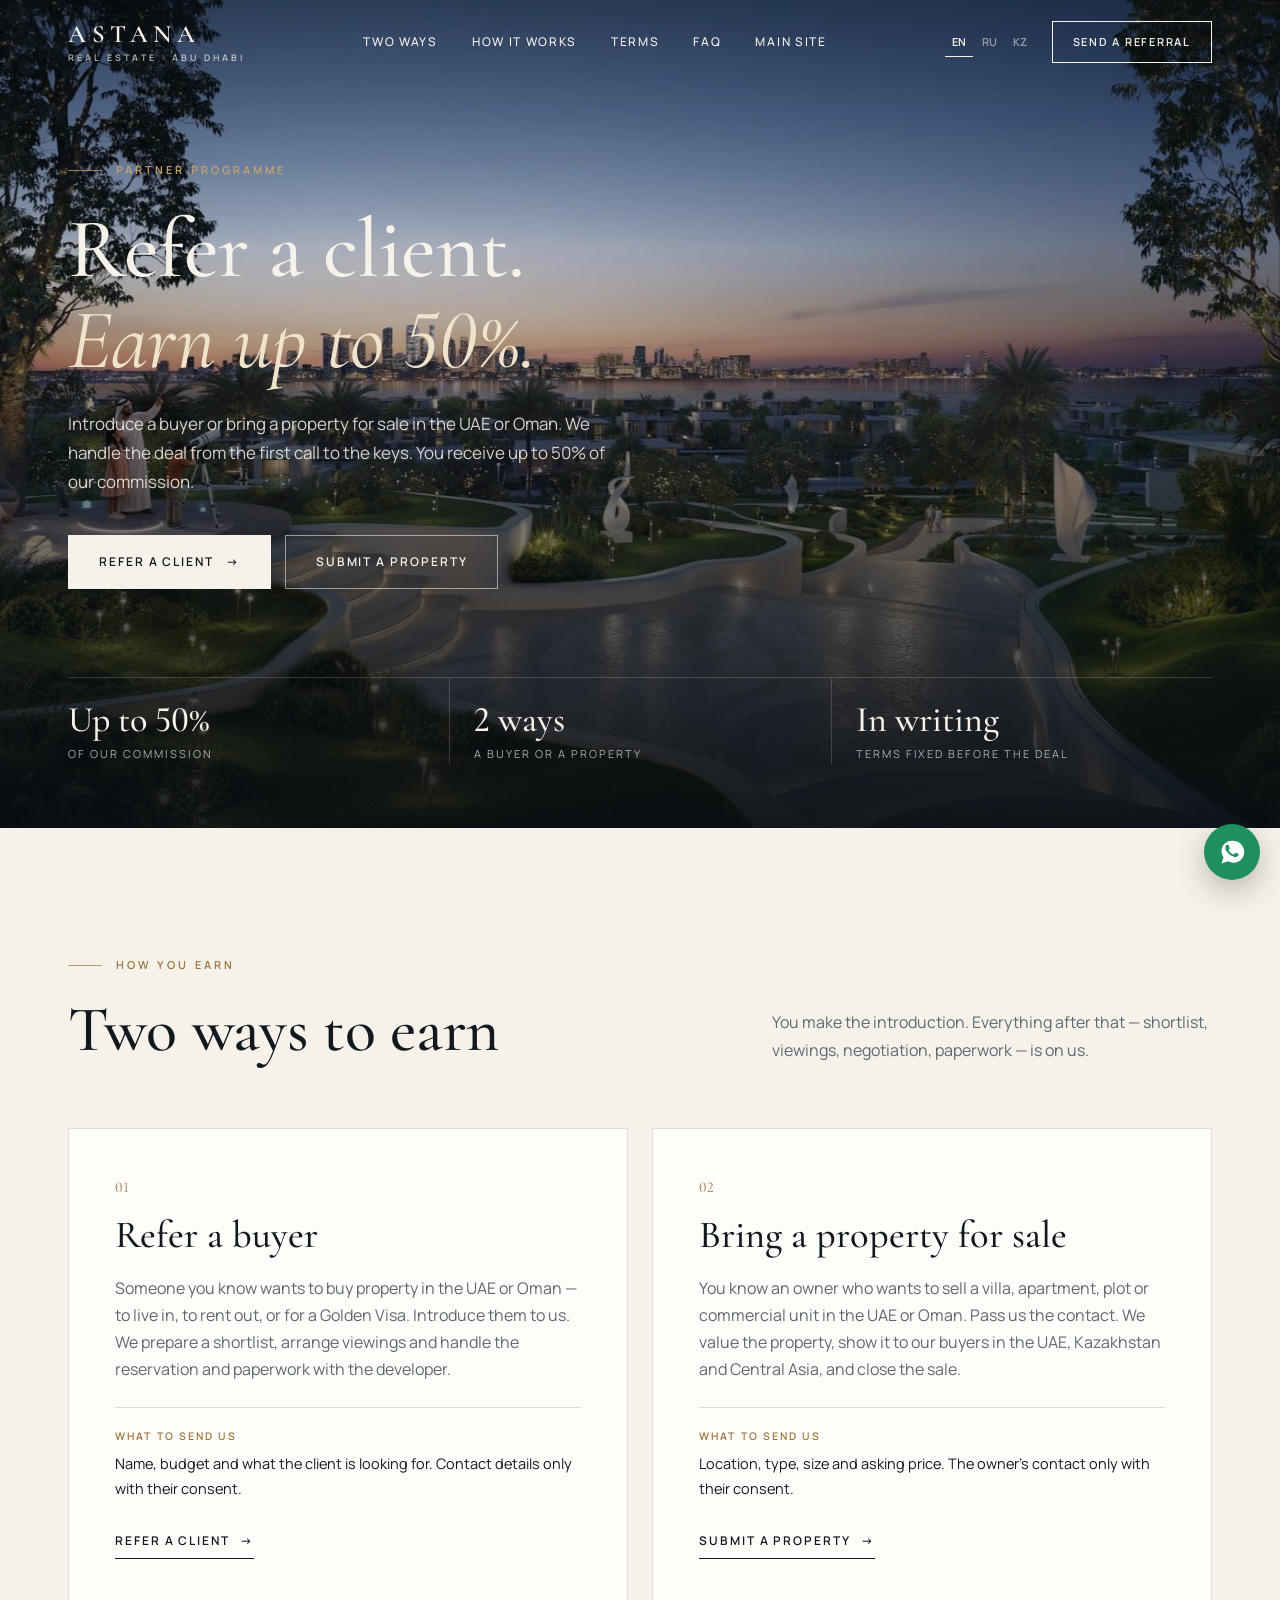
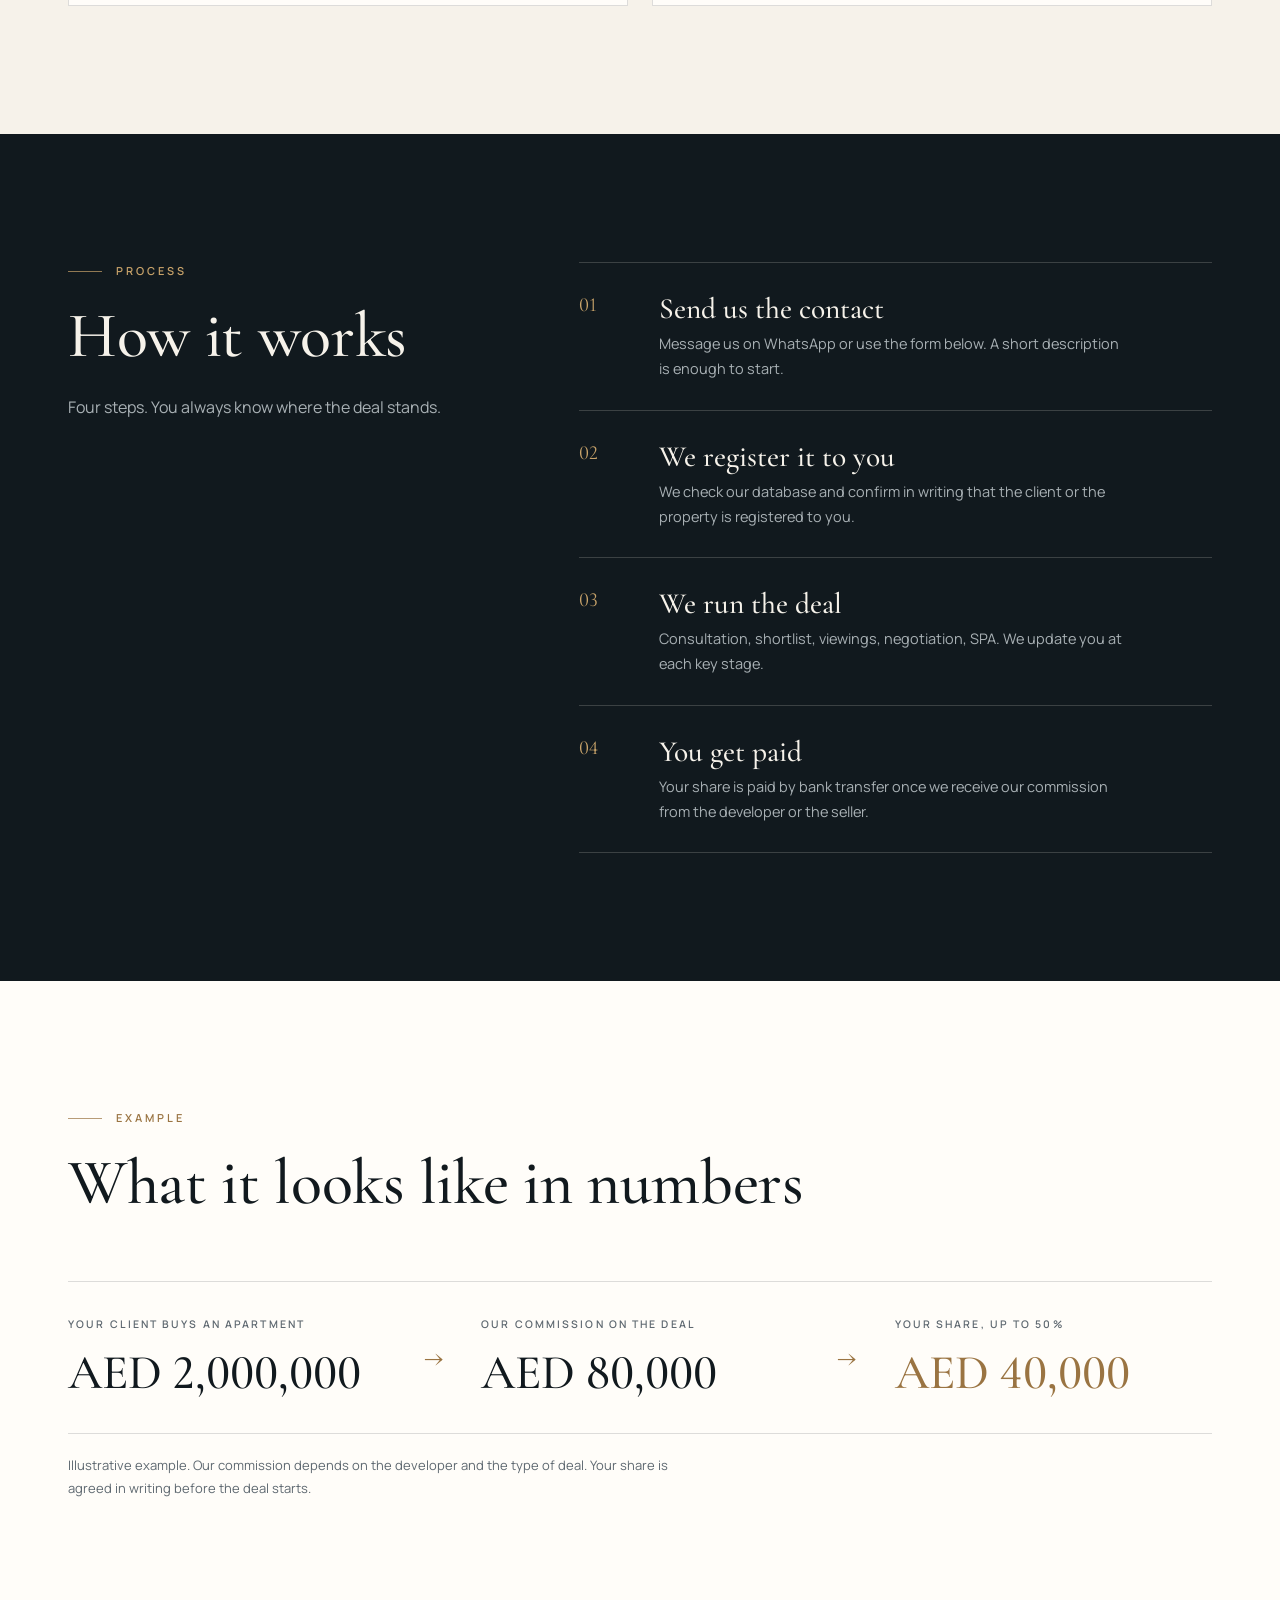
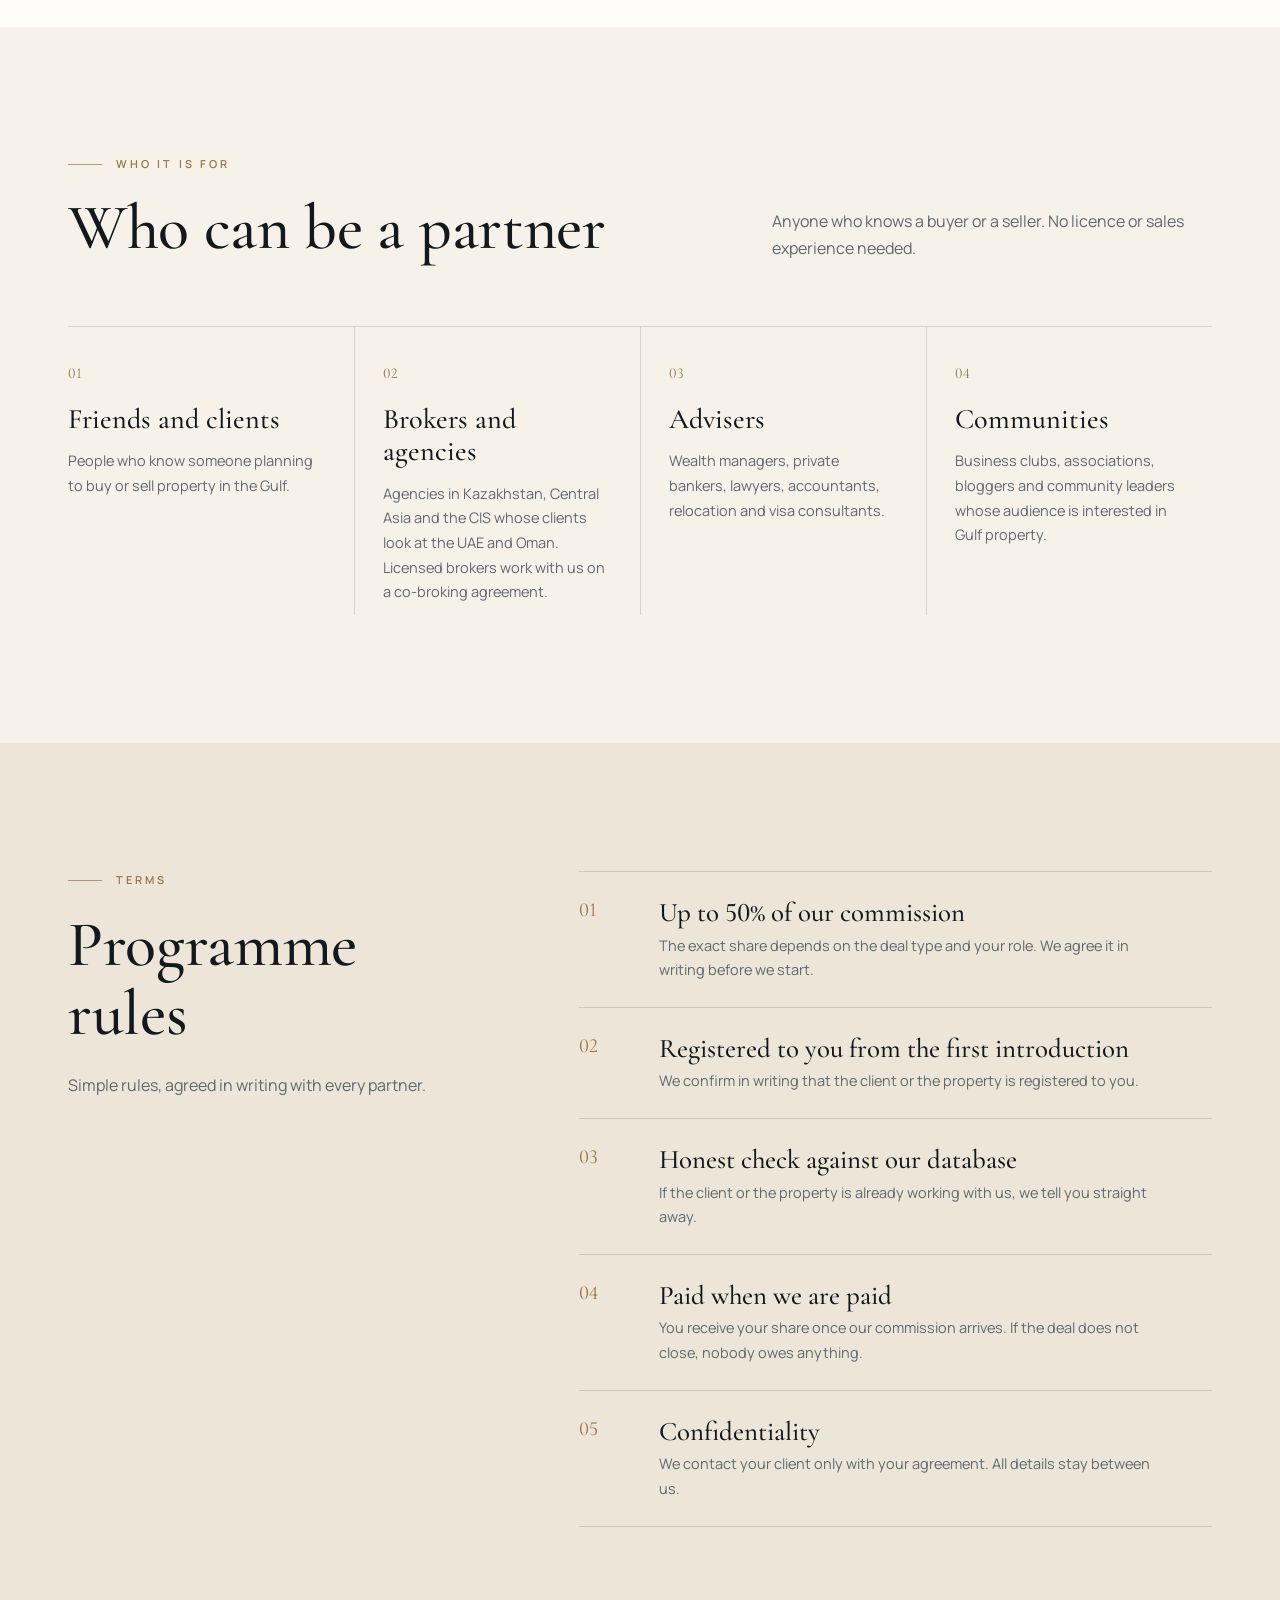
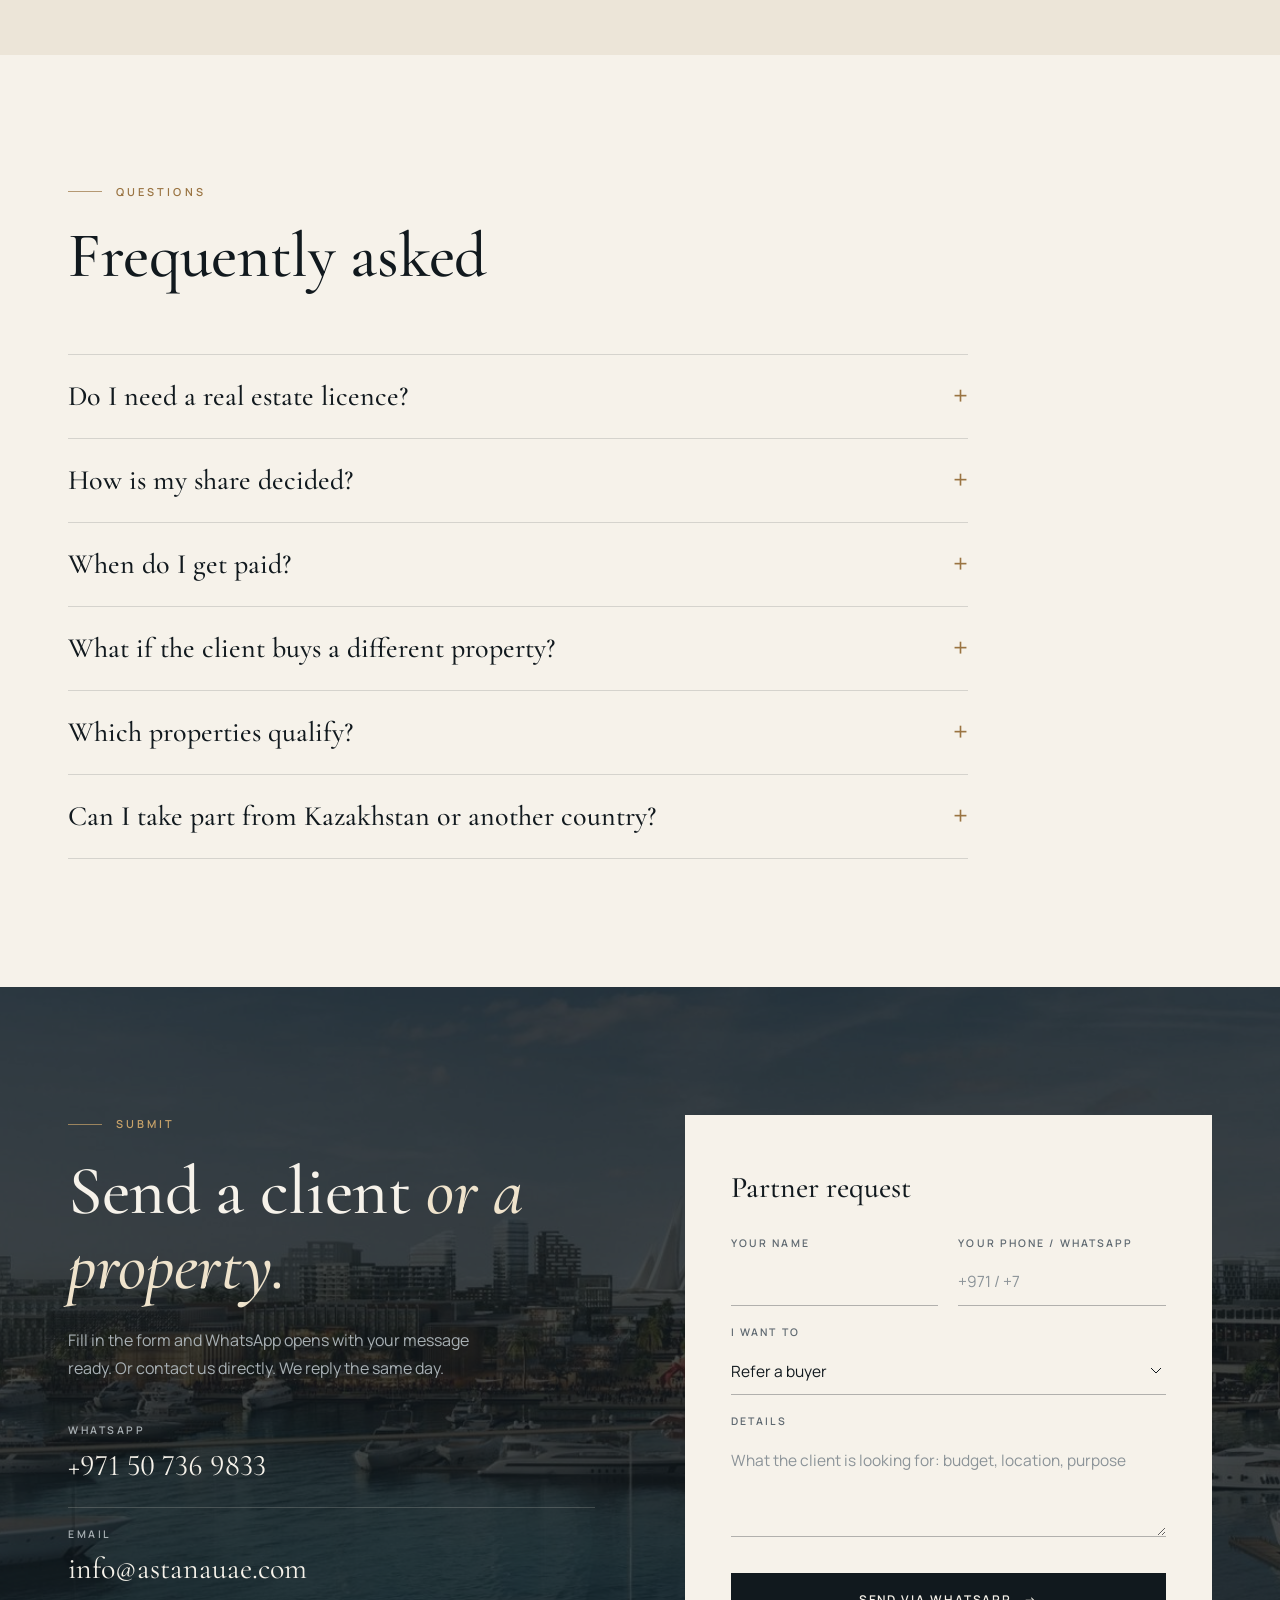
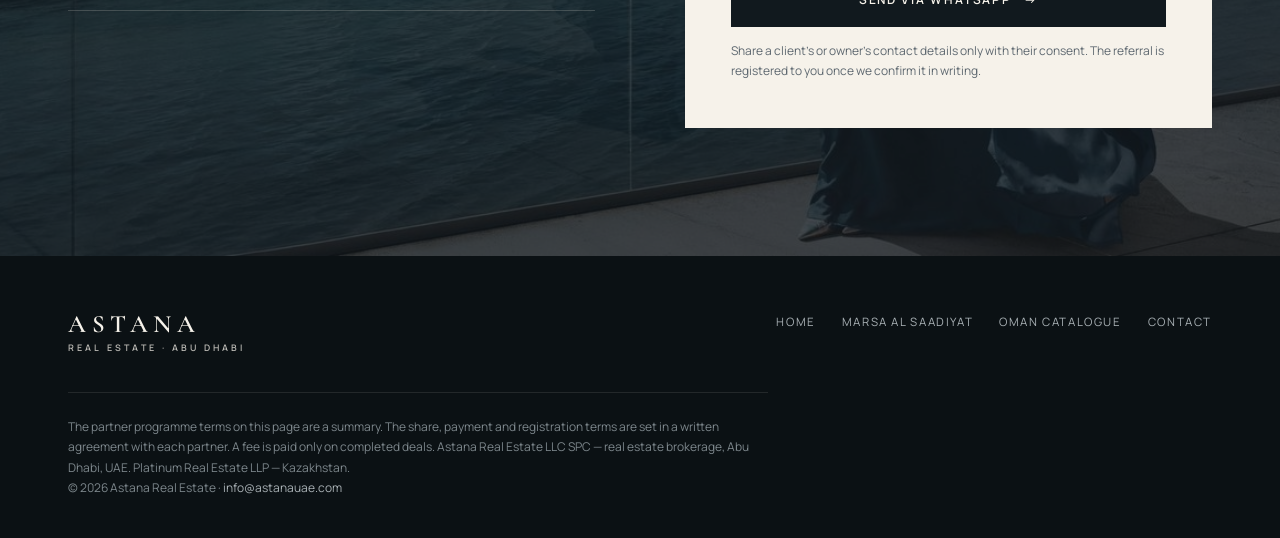
<file: partner/index.html>
<!DOCTYPE html>
<html lang="en">
<head>
<!--
  ASTANA REAL ESTATE — Partner programme (astanauae.com/partner/)
  Contacts used: WhatsApp 971507369833 · info@astanauae.com
  Texts live in the I18N object at the bottom (en / ru / kk).
-->
<meta charset="UTF-8">
<meta name="viewport" content="width=device-width, initial-scale=1.0">
<title>Partner Programme — up to 50% of our commission | Astana Real Estate</title>
<meta name="description" content="Refer a buyer or bring a property for sale in the UAE or Oman and receive up to 50% of our commission. Astana Real Estate, Abu Dhabi. Партнёрская программа: до 50% нашей комиссии за клиента или объект.">
<meta property="og:title" content="Astana Real Estate — Partner programme: up to 50% of our commission">
<meta property="og:description" content="Refer a buyer or bring a property for sale in the UAE or Oman. We run the deal, you receive up to 50% of our commission.">
<meta property="og:type" content="website">
<meta property="og:url" content="https://astanauae.com/partner/">
<meta property="og:image" content="https://astanauae.com/assets/img/og.jpg">
<meta name="theme-color" content="#11191e">
<link rel="icon" href="data:image/svg+xml,%3Csvg xmlns='http://www.w3.org/2000/svg' viewBox='0 0 64 64'%3E%3Crect width='64' height='64' fill='%2311191e'/%3E%3Ctext x='32' y='45' font-family='Georgia,serif' font-size='38' fill='%23c8a36a' text-anchor='middle'%3EA%3C/text%3E%3C/svg%3E">
<link rel="preconnect" href="https://fonts.googleapis.com">
<link rel="preconnect" href="https://fonts.gstatic.com" crossorigin>
<link href="https://fonts.googleapis.com/css2?family=Cormorant+Garamond:ital,wght@0,400;0,500;0,600;1,400;1,500&family=Manrope:wght@400;500;600;700&display=swap" rel="stylesheet">
<link rel="preload" as="image" href="../assets/img/sunset.jpg">
<style>
  :root{
    --ink:#11191e;
    --ink-2:#1a252c;
    --ivory:#f6f2ea;
    --stone:#ece5d8;
    --paper:#fffdf9;
    --muted:#5e6870;
    --muted-d:#a8b0b4;
    --brass:#9a7442;
    --brass-l:#c8a36a;
    --line:rgba(17,25,30,.14);
    --line-d:rgba(246,242,234,.18);
    --serif:'Cormorant Garamond',Georgia,'Times New Roman',serif;
    --sans:'Manrope',system-ui,-apple-system,'Segoe UI',sans-serif;
    --maxw:1240px;
    --gut:clamp(16px,4vw,48px);
  }
  *{margin:0;padding:0;box-sizing:border-box}
  html{scroll-behavior:smooth;-webkit-text-size-adjust:100%}
  body{font-variant-numeric:lining-nums;background:var(--ivory);color:var(--ink);font-family:var(--sans);font-size:16px;line-height:1.7;-webkit-font-smoothing:antialiased;overflow-x:hidden}
  img{max-width:100%;display:block}
  a{color:inherit;text-decoration:none}
  button,input,select,textarea{font:inherit;color:inherit}
  .wrap{max-width:var(--maxw);margin:0 auto;padding:0 var(--gut)}
  .serif{font-family:var(--serif);font-weight:500;letter-spacing:-.005em;line-height:1.08}
  .eyebrow{display:flex;align-items:center;gap:14px;font-size:11px;font-weight:600;letter-spacing:.28em;text-transform:uppercase;color:var(--brass)}
  .eyebrow::before{content:"";width:34px;height:1px;background:currentColor;opacity:.7}
  .dark .eyebrow{color:var(--brass-l)}
  section{padding:clamp(72px,10vw,136px) 0;scroll-margin-top:60px}
  .nowrap{white-space:nowrap}

  /* buttons */
  .btn{display:inline-flex;align-items:center;justify-content:center;gap:12px;height:54px;padding:0 30px;font-size:12px;font-weight:600;letter-spacing:.16em;text-transform:uppercase;border:1px solid transparent;cursor:pointer;transition:background .25s,color .25s,border-color .25s}
  .btn-light{background:var(--ivory);color:var(--ink)}
  .btn-light:hover{background:var(--brass-l)}
  .btn-line{border-color:rgba(246,242,234,.55);color:var(--ivory)}
  .btn-line:hover{border-color:var(--ivory);background:rgba(246,242,234,.08)}
  .btn-ink{background:var(--ink);color:var(--ivory)}
  .btn-ink:hover{background:var(--brass)}
  .arrow{display:inline-block;transition:transform .25s}
  a:hover .arrow,button:hover .arrow{transform:translateX(5px)}
  .link{display:inline-flex;gap:10px;align-items:center;font-size:12px;font-weight:600;letter-spacing:.16em;text-transform:uppercase;padding-bottom:6px;border-bottom:1px solid currentColor}

  /* header */
  header{position:fixed;inset:0 0 auto 0;z-index:60;color:var(--ivory);transition:background .35s,color .35s,box-shadow .35s}
  header.solid{background:rgba(246,242,234,.94);backdrop-filter:blur(12px);-webkit-backdrop-filter:blur(12px);color:var(--ink);box-shadow:0 1px 0 var(--line)}
  .nav{display:flex;align-items:center;justify-content:space-between;height:84px;gap:20px;transition:height .35s}
  header.solid .nav{height:68px}
  .brand{display:flex;flex-direction:column;line-height:1;flex:0 0 auto;white-space:nowrap}
  .brand b{font-family:var(--serif);font-weight:600;font-size:25px;letter-spacing:.22em}
  .brand span{font-size:9px;font-weight:600;letter-spacing:.34em;text-transform:uppercase;margin-top:6px;opacity:.75}
  .menu{display:flex;align-items:center;gap:34px;font-size:12px;font-weight:500;letter-spacing:.14em;text-transform:uppercase}
  .menu a{position:relative;padding:6px 0;white-space:nowrap}
  .menu a::after{content:"";position:absolute;left:0;right:100%;bottom:0;height:1px;background:currentColor;transition:right .3s}
  .menu a:hover::after{right:0}
  .tools{display:flex;align-items:center;gap:18px}
  .lang{display:flex;gap:2px;font-size:11px;font-weight:600;letter-spacing:.12em}
  .lang button{background:none;border:0;cursor:pointer;padding:6px 7px;opacity:.55;transition:opacity .2s}
  .lang button.on{opacity:1;box-shadow:inset 0 -1px 0 currentColor}
  .lang button:hover{opacity:1}
  .nav-cta{height:42px;padding:0 20px;font-size:11px;border:1px solid currentColor}
  .nav-cta:hover{background:var(--brass-l);border-color:var(--brass-l);color:var(--ink)}
  .burger{display:none;background:none;border:0;cursor:pointer;width:42px;height:42px;position:relative}
  .burger i{position:absolute;left:10px;right:10px;height:1.5px;background:currentColor;transition:transform .3s,top .3s}
  .burger i:nth-child(1){top:16px}.burger i:nth-child(2){top:25px}
  body.open .burger i:nth-child(1){top:20px;transform:rotate(45deg)}
  body.open .burger i:nth-child(2){top:20px;transform:rotate(-45deg)}

  /* hero */
  .hero{position:relative;min-height:92vh;min-height:92svh;display:flex;flex-direction:column;justify-content:flex-end;color:var(--ivory);background:var(--ink);overflow:hidden;padding:0}
  .hero .bgimg{position:absolute;inset:0;width:100%;height:100%;object-fit:cover;animation:drift 22s ease-out both}
  @keyframes drift{from{transform:scale(1.08)}to{transform:scale(1)}}
  .hero::after{content:"";position:absolute;inset:0;background:linear-gradient(180deg,rgba(10,15,19,.6) 0%,rgba(10,15,19,.2) 30%,rgba(10,15,19,.45) 55%,rgba(10,15,19,.92) 100%)}
  .hero-in{position:relative;z-index:2;width:100%;padding-top:140px;padding-bottom:clamp(36px,6vw,64px)}
  .hero .eyebrow{color:var(--brass-l)}
  .hero h1{font-size:clamp(42px,6.6vw,94px);margin:24px 0 24px;max-width:14ch;font-weight:500}
  .hero h1 em{font-style:italic;font-weight:400;color:#efe3cc}
  .hero p{max-width:56ch;font-size:clamp(15px,1.4vw,17px);color:rgba(246,242,234,.85)}
  .hero-ctas{display:flex;flex-wrap:wrap;gap:14px;margin-top:38px}
  .facts{display:grid;grid-template-columns:repeat(3,1fr);margin-top:clamp(48px,7vw,88px);border-top:1px solid var(--line-d)}
  .facts div{padding:22px 24px 0 0}
  .facts div+div{padding-left:24px;border-left:1px solid var(--line-d)}
  .facts b{display:block;font-family:var(--serif);font-weight:500;font-size:clamp(26px,3vw,36px);line-height:1.1}
  .facts span{display:block;margin-top:6px;font-size:11px;letter-spacing:.18em;text-transform:uppercase;color:var(--muted-d)}

  /* section heads */
  .sec-head{display:flex;justify-content:space-between;align-items:flex-end;gap:30px;flex-wrap:wrap;margin-bottom:clamp(40px,5vw,64px)}
  .sec-head h2{font-size:clamp(38px,5vw,68px);margin-top:20px}
  .sec-head p{color:var(--muted);max-width:44ch}

  /* two ways */
  .ways{display:grid;grid-template-columns:1fr 1fr;gap:24px}
  .way{background:var(--paper);border:1px solid var(--line);padding:clamp(28px,3.6vw,52px);display:flex;flex-direction:column}
  .way .num{font-family:var(--serif);font-size:15px;color:var(--brass)}
  .way h3{font-family:var(--serif);font-weight:500;font-size:clamp(30px,3vw,42px);line-height:1.1;margin:14px 0 18px}
  .way p{color:var(--muted)}
  .way .need{margin-top:24px;padding-top:20px;border-top:1px solid var(--line);font-size:14.5px}
  .way .need b{display:block;font-size:10.5px;font-weight:600;letter-spacing:.2em;text-transform:uppercase;color:var(--brass);margin-bottom:6px}
  .way .link{margin-top:auto;align-self:flex-start}
  .way .need{margin-bottom:30px}

  /* how it works (dark) */
  .dark{background:var(--ink);color:var(--ivory)}
  .process-grid{display:grid;grid-template-columns:1fr 1.5fr;gap:clamp(40px,7vw,110px)}
  .process-grid h2{font-size:clamp(38px,5vw,68px);margin-top:20px}
  .process-grid .intro{color:var(--muted-d);margin-top:24px;max-width:38ch}
  .steps{list-style:none;counter-reset:s}
  .steps li{display:grid;grid-template-columns:70px 1fr;gap:10px;padding:28px 0;border-top:1px solid var(--line-d)}
  .steps li:last-child{border-bottom:1px solid var(--line-d)}
  .steps li::before{counter-increment:s;content:"0" counter(s);font-family:var(--serif);font-size:20px;color:var(--brass-l);line-height:1.4}
  .steps h3{font-family:var(--serif);font-weight:500;font-size:clamp(24px,2.3vw,30px);line-height:1.2}
  .steps p{color:var(--muted-d);font-size:14.5px;margin-top:6px;max-width:52ch}

  /* example */
  #example{background:var(--paper)}
  .calc{display:grid;grid-template-columns:1fr auto 1fr auto 1fr;border-top:1px solid var(--line);border-bottom:1px solid var(--line)}
  .calc .c{padding:34px 0}
  .calc .op{display:flex;align-items:center;justify-content:center;padding:0 clamp(16px,3vw,44px);font-family:var(--serif);font-size:30px;color:var(--brass)}
  .calc small{display:block;font-size:10.5px;font-weight:600;letter-spacing:.2em;text-transform:uppercase;color:var(--muted)}
  .calc b{display:block;font-family:var(--serif);font-weight:500;font-size:clamp(32px,3.8vw,54px);line-height:1.1;margin-top:12px;white-space:nowrap}
  .calc .hl b{color:var(--brass)}
  .calc-note{margin-top:20px;font-size:13px;color:var(--muted);max-width:76ch}

  /* who */
  .svc{display:grid;grid-template-columns:repeat(4,1fr);border-top:1px solid var(--line)}
  .svc article{padding:34px 28px 10px 0}
  .svc article+article{padding-left:28px;border-left:1px solid var(--line)}
  .svc .num{font-family:var(--serif);font-size:15px;color:var(--brass)}
  .svc h3{font-family:var(--serif);font-weight:500;font-size:clamp(25px,2.2vw,30px);line-height:1.15;margin:16px 0 14px}
  .svc p{color:var(--muted);font-size:14.5px}

  /* terms */
  #terms{background:var(--stone)}
  .terms-grid{display:grid;grid-template-columns:1fr 1.5fr;gap:clamp(40px,7vw,110px)}
  .terms-grid h2{font-size:clamp(38px,5vw,68px);margin-top:20px}
  .terms-grid .intro{color:var(--muted);margin-top:24px;max-width:38ch}
  .rules{list-style:none;counter-reset:r}
  .rules li{display:grid;grid-template-columns:70px 1fr;gap:10px;padding:24px 0;border-top:1px solid var(--line)}
  .rules li:last-child{border-bottom:1px solid var(--line)}
  .rules li::before{counter-increment:r;content:"0" counter(r);font-family:var(--serif);font-size:20px;color:var(--brass);line-height:1.4}
  .rules h3{font-family:var(--serif);font-weight:500;font-size:clamp(22px,2.1vw,27px);line-height:1.25}
  .rules p{color:var(--muted);font-size:14.5px;margin-top:4px;max-width:56ch}

  /* faq */
  .faq{max-width:900px}
  .faq details{border-top:1px solid var(--line)}
  .faq details:last-child{border-bottom:1px solid var(--line)}
  .faq summary{list-style:none;cursor:pointer;display:flex;justify-content:space-between;align-items:baseline;gap:24px;padding:24px 0;font-family:var(--serif);font-size:clamp(22px,2.2vw,28px);font-weight:500;line-height:1.25}
  .faq summary::-webkit-details-marker{display:none}
  .faq summary::after{content:"+";font-family:var(--sans);font-weight:400;font-size:26px;line-height:1;color:var(--brass);transition:transform .25s;flex:0 0 auto}
  .faq details[open] summary::after{transform:rotate(45deg)}
  .faq summary:hover{color:var(--brass)}
  .faq details p{color:var(--muted);padding:0 40px 26px 0;max-width:72ch}

  /* submit */
  #submit{position:relative;overflow:hidden}
  #submit .bg{position:absolute;inset:0;width:100%;height:100%;object-fit:cover;opacity:.22}
  #submit::before{content:"";position:absolute;inset:0;background:linear-gradient(90deg,var(--ink) 30%,rgba(17,25,30,.75))}
  .contact-grid{position:relative;z-index:2;display:grid;grid-template-columns:1fr 1fr;gap:clamp(40px,7vw,110px)}
  .contact-grid h2{font-size:clamp(40px,5.4vw,74px);margin:20px 0 24px}
  .contact-grid h2 em{font-style:italic;color:#efe3cc}
  .contact-grid .intro{color:var(--muted-d);max-width:42ch}
  .direct{margin-top:40px;display:grid;gap:18px}
  .direct a{display:flex;flex-direction:column;padding-bottom:16px;border-bottom:1px solid var(--line-d);transition:border-color .2s}
  .direct a:hover{border-color:var(--brass-l)}
  .direct small{font-size:10.5px;font-weight:600;letter-spacing:.24em;text-transform:uppercase;color:var(--muted-d)}
  .direct span{font-family:var(--serif);font-size:clamp(24px,2.4vw,30px)}
  form{background:var(--ivory);color:var(--ink);padding:clamp(26px,3.6vw,48px);align-self:start}
  form h3{font-family:var(--serif);font-weight:500;font-size:30px;margin-bottom:22px}
  .field{margin-bottom:18px}
  .field label{display:block;font-size:10.5px;font-weight:600;letter-spacing:.2em;text-transform:uppercase;color:var(--muted);margin-bottom:6px}
  .field input,.field select,.field textarea{width:100%;background:transparent;border:0;border-bottom:1px solid rgba(17,25,30,.3);padding:10px 0;font-size:15.5px;border-radius:0;outline:none;transition:border-color .2s;-webkit-appearance:none;appearance:none}
  .field select{background:url("data:image/svg+xml,%3Csvg xmlns='http://www.w3.org/2000/svg' width='12' height='8'%3E%3Cpath d='M1 1l5 5 5-5' stroke='%2311191e' fill='none'/%3E%3C/svg%3E") no-repeat right 4px center;padding-right:24px;cursor:pointer}
  .field textarea{resize:vertical;min-height:84px}
  .field input:focus,.field select:focus,.field textarea:focus{border-color:var(--brass)}
  .field ::placeholder{color:#8b9398}
  .row2{display:grid;grid-template-columns:1fr 1fr;gap:20px}
  form .btn{width:100%;margin-top:10px}
  .form-note{font-size:12px;color:var(--muted);margin-top:14px}
  .err{color:#a23b2a;font-size:12.5px;margin-top:10px;display:none}

  /* footer */
  footer{background:#0b1114;color:var(--muted-d);padding:56px 0 40px;font-size:13px}
  .foot{display:flex;justify-content:space-between;gap:30px;flex-wrap:wrap;align-items:flex-start}
  .foot .brand{color:var(--ivory)}
  .foot nav{display:flex;gap:26px;flex-wrap:wrap;font-size:11.5px;letter-spacing:.14em;text-transform:uppercase}
  .foot nav a:hover{color:var(--ivory)}
  .fine{margin-top:40px;padding-top:24px;border-top:1px solid rgba(246,242,234,.1);font-size:12px;line-height:1.7;color:#7d878c;max-width:100ch}
  .fine a{color:var(--muted-d)}

  /* floating WhatsApp */
  .wa{position:fixed;right:20px;bottom:20px;z-index:70;width:56px;height:56px;border-radius:50%;background:#1f8f5f;display:grid;place-items:center;box-shadow:0 10px 30px rgba(0,0,0,.25);transition:transform .2s}
  .wa:hover{transform:scale(1.06)}
  .wa svg{width:28px;height:28px;fill:#fff}

  /* reveal */
  .rv{opacity:0;transform:translateY(26px);transition:opacity .9s ease,transform .9s cubic-bezier(.2,.7,.2,1)}
  .rv.in{opacity:1;transform:none}
  .no-js .rv{opacity:1;transform:none}
  @media (prefers-reduced-motion:reduce){
    html{scroll-behavior:auto}
    .rv{opacity:1;transform:none;transition:none}
    .hero .bgimg{animation:none}
  }

  /* responsive */
  @media (min-width:1081px) and (max-width:1240px){
    .menu{gap:20px;font-size:11px;letter-spacing:.1em}
    .tools{gap:14px}
  }
  @media (max-width:1080px){
    .menu{display:none}
    .burger{display:block}
    .nav-cta{display:none}
    body.open header{background:var(--ink);color:var(--ivory);box-shadow:none}
    body.open .menu{display:flex;position:fixed;top:68px;left:0;right:0;bottom:0;flex-direction:column;align-items:flex-start;gap:6px;padding:30px var(--gut);background:var(--ink);color:var(--ivory)}
    body.open .menu a{font-family:var(--serif);font-size:34px;letter-spacing:0;text-transform:none}
    body.open{overflow:hidden}
    .svc{grid-template-columns:1fr 1fr}
    .svc article:nth-child(3){padding-left:0;border-left:0}
    .svc article:nth-child(n+3){border-top:1px solid var(--line)}
    .calc{grid-template-columns:1fr}
    .calc .c{padding:24px 0}
    .calc .c+.op{padding:0;justify-content:flex-start}
    .calc .op{transform:rotate(90deg);width:30px;height:30px}
  }
  @media (max-width:860px){
    .ways,.process-grid,.terms-grid,.contact-grid{grid-template-columns:1fr}
  }
  @media (max-width:600px){
    .nav{height:68px}
    .brand b{font-size:21px}
    .facts{grid-template-columns:1fr}
    .facts div,.facts div+div{padding:12px 0;border-left:0;border-bottom:1px solid var(--line-d)}
    .facts b{font-size:24px}
    .facts span{margin-top:2px;font-size:10px}
    .hero-in{padding-bottom:84px}
    .hero-ctas .btn{width:100%}
    .svc{grid-template-columns:1fr}
    .svc article,.svc article+article{padding:28px 0 14px;border-left:0;border-top:1px solid var(--line)}
    .svc article:first-child{border-top:0}
    .row2{grid-template-columns:1fr;gap:0}
    .steps li,.rules li{grid-template-columns:48px 1fr}
    .faq details p{padding-right:0}
    .lang button{padding:6px 5px}
  }
</style>
</head>
<body class="no-js">

<header id="top">
  <div class="wrap nav">
    <a class="brand" href="../" aria-label="Astana Real Estate — home">
      <b>ASTANA</b>
      <span>Real Estate · Abu Dhabi</span>
    </a>
    <nav class="menu" id="menu">
      <a href="#ways" data-i18n="nav1">Two ways</a>
      <a href="#how" data-i18n="nav2">How it works</a>
      <a href="#terms" data-i18n="nav3">Terms</a>
      <a href="#faq" data-i18n="nav4">FAQ</a>
      <a href="../" data-i18n="nav5">Main site</a>
    </nav>
    <div class="tools">
      <div class="lang" role="group" aria-label="Language">
        <button data-lang="en">EN</button><button data-lang="ru">RU</button><button data-lang="kk">KZ</button>
      </div>
      <a class="btn nav-cta" href="#submit" data-i18n="navCta">Send a referral</a>
      <button class="burger" aria-label="Menu" aria-controls="menu" aria-expanded="false"><i></i><i></i></button>
    </div>
  </div>
</header>

<main>
<section class="hero">
  <img class="bgimg" src="../assets/img/sunset.jpg" alt="Abu Dhabi skyline at dusk seen from a landscaped residential park" fetchpriority="high">
  <div class="wrap hero-in">
    <div class="eyebrow" data-i18n="heroEyebrow">Partner programme</div>
    <h1 class="serif" data-i18n="heroTitle">Refer a client. <em>Earn up to 50%.</em></h1>
    <p data-i18n="heroSub">Introduce a buyer or bring a property for sale in the UAE or Oman. We handle the deal from the first call to the keys. You receive up to 50% of our commission.</p>
    <div class="hero-ctas">
      <a class="btn btn-light" href="#submit" data-type="t1"><span data-i18n="heroCta1">Refer a client</span> <span class="arrow">→</span></a>
      <a class="btn btn-line" href="#submit" data-type="t2" data-i18n="heroCta2">Submit a property</a>
    </div>
    <div class="facts">
      <div><b data-i18n="f1b">Up to 50%</b><span data-i18n="f1">Of our commission</span></div>
      <div><b data-i18n="f2b">2 ways</b><span data-i18n="f2">A buyer or a property</span></div>
      <div><b data-i18n="f3b">In writing</b><span data-i18n="f3">Terms fixed before the deal</span></div>
    </div>
  </div>
</section>

<section id="ways">
  <div class="wrap">
    <div class="sec-head rv">
      <div>
        <div class="eyebrow" data-i18n="wyEyebrow">How you earn</div>
        <h2 class="serif" data-i18n="wyTitle">Two ways to earn</h2>
      </div>
      <p data-i18n="wySub">You make the introduction. Everything after that — shortlist, viewings, negotiation, paperwork — is on us.</p>
    </div>
    <div class="ways">
      <article class="way rv">
        <div class="num">01</div>
        <h3 data-i18n="w1h">Refer a buyer</h3>
        <p data-i18n="w1p">Someone you know wants to buy property in the UAE or Oman — to live in, to rent out, or for a Golden Visa. Introduce them to us. We prepare a shortlist, arrange viewings and handle the reservation and paperwork with the developer.</p>
        <div class="need"><b data-i18n="needH">What to send us</b><span data-i18n="w1n">Name, budget and what the client is looking for. Contact details only with their consent.</span></div>
        <a class="link" href="#submit" data-type="t1"><span data-i18n="w1l">Refer a client</span> <span class="arrow">→</span></a>
      </article>
      <article class="way rv">
        <div class="num">02</div>
        <h3 data-i18n="w2h">Bring a property for sale</h3>
        <p data-i18n="w2p">You know an owner who wants to sell a villa, apartment, plot or commercial unit in the UAE or Oman. Pass us the contact. We value the property, show it to our buyers in the UAE, Kazakhstan and Central Asia, and close the sale.</p>
        <div class="need"><b data-i18n="needH">What to send us</b><span data-i18n="w2n">Location, type, size and asking price. The owner's contact only with their consent.</span></div>
        <a class="link" href="#submit" data-type="t2"><span data-i18n="w2l">Submit a property</span> <span class="arrow">→</span></a>
      </article>
    </div>
  </div>
</section>

<section class="dark" id="how">
  <div class="wrap process-grid">
    <div class="rv">
      <div class="eyebrow" data-i18n="hwEyebrow">Process</div>
      <h2 class="serif" data-i18n="hwTitle">How it works</h2>
      <p class="intro" data-i18n="hwSub">Four steps. You always know where the deal stands.</p>
    </div>
    <ol class="steps rv">
      <li><div><h3 data-i18n="h1h">Send us the contact</h3><p data-i18n="h1p">Message us on WhatsApp or use the form below. A short description is enough to start.</p></div></li>
      <li><div><h3 data-i18n="h2h">We register it to you</h3><p data-i18n="h2p">We check our database and confirm in writing that the client or the property is registered to you.</p></div></li>
      <li><div><h3 data-i18n="h3h">We run the deal</h3><p data-i18n="h3p">Consultation, shortlist, viewings, negotiation, SPA. We update you at each key stage.</p></div></li>
      <li><div><h3 data-i18n="h4h">You get paid</h3><p data-i18n="h4p">Your share is paid by bank transfer once we receive our commission from the developer or the seller.</p></div></li>
    </ol>
  </div>
</section>

<section id="example">
  <div class="wrap">
    <div class="sec-head rv">
      <div>
        <div class="eyebrow" data-i18n="exEyebrow">Example</div>
        <h2 class="serif" data-i18n="exTitle">What it looks like in numbers</h2>
      </div>
    </div>
    <div class="calc rv">
      <div class="c"><small data-i18n="ex1">Your client buys an apartment</small><b data-i18n="ex1b">AED 2,000,000</b></div>
      <div class="op" aria-hidden="true">→</div>
      <div class="c"><small data-i18n="ex2">Our commission on the deal</small><b data-i18n="ex2b">AED 80,000</b></div>
      <div class="op" aria-hidden="true">→</div>
      <div class="c hl"><small data-i18n="ex3">Your share, up to 50%</small><b data-i18n="ex3b">AED 40,000</b></div>
    </div>
    <p class="calc-note rv" data-i18n="exNote">Illustrative example. Our commission depends on the developer and the type of deal. Your share is agreed in writing before the deal starts.</p>
  </div>
</section>

<section id="who">
  <div class="wrap">
    <div class="sec-head rv">
      <div>
        <div class="eyebrow" data-i18n="whEyebrow">Who it is for</div>
        <h2 class="serif" data-i18n="whTitle">Who can be a partner</h2>
      </div>
      <p data-i18n="whSub">Anyone who knows a buyer or a seller. No licence or sales experience needed.</p>
    </div>
    <div class="svc">
      <article class="rv"><div class="num">01</div><h3 data-i18n="wh1h">Friends and clients</h3><p data-i18n="wh1p">People who know someone planning to buy or sell property in the Gulf.</p></article>
      <article class="rv"><div class="num">02</div><h3 data-i18n="wh2h">Brokers and agencies</h3><p data-i18n="wh2p">Agencies in Kazakhstan, Central Asia and the CIS whose clients look at the UAE and Oman. Licensed brokers work with us on a co-broking agreement.</p></article>
      <article class="rv"><div class="num">03</div><h3 data-i18n="wh3h">Advisers</h3><p data-i18n="wh3p">Wealth managers, private bankers, lawyers, accountants, relocation and visa consultants.</p></article>
      <article class="rv"><div class="num">04</div><h3 data-i18n="wh4h">Communities</h3><p data-i18n="wh4p">Business clubs, associations, bloggers and community leaders whose audience is interested in Gulf property.</p></article>
    </div>
  </div>
</section>

<section id="terms">
  <div class="wrap terms-grid">
    <div class="rv">
      <div class="eyebrow" data-i18n="tmEyebrow">Terms</div>
      <h2 class="serif" data-i18n="tmTitle">Programme rules</h2>
      <p class="intro" data-i18n="tmSub">Simple rules, agreed in writing with every partner.</p>
    </div>
    <ol class="rules rv">
      <li><div><h3 data-i18n="r1h">Up to 50% of our commission</h3><p data-i18n="r1p">The exact share depends on the deal type and your role. We agree it in writing before we start.</p></div></li>
      <li><div><h3 data-i18n="r2h">Registered to you from the first introduction</h3><p data-i18n="r2p">We confirm in writing that the client or the property is registered to you.</p></div></li>
      <li><div><h3 data-i18n="r3h">Honest check against our database</h3><p data-i18n="r3p">If the client or the property is already working with us, we tell you straight away.</p></div></li>
      <li><div><h3 data-i18n="r4h">Paid when we are paid</h3><p data-i18n="r4p">You receive your share once our commission arrives. If the deal does not close, nobody owes anything.</p></div></li>
      <li><div><h3 data-i18n="r5h">Confidentiality</h3><p data-i18n="r5p">We contact your client only with your agreement. All details stay between us.</p></div></li>
    </ol>
  </div>
</section>

<section id="faq">
  <div class="wrap">
    <div class="sec-head rv">
      <div>
        <div class="eyebrow" data-i18n="fqEyebrow">Questions</div>
        <h2 class="serif" data-i18n="fqTitle">Frequently asked</h2>
      </div>
    </div>
    <div class="faq rv">
      <details><summary data-i18n="q1">Do I need a real estate licence?</summary><p data-i18n="a1">No. You do not need a licence to refer a client or a property. We sign a short referral agreement with every partner. Licensed brokers and agencies work with us on a co-broking agreement.</p></details>
      <details><summary data-i18n="q2">How is my share decided?</summary><p data-i18n="a2">It is up to 50% of our commission and depends on the type of deal and how involved you are. A simple introduction earns less than active help through the deal. We agree the percentage in writing before we start.</p></details>
      <details><summary data-i18n="q3">When do I get paid?</summary><p data-i18n="a3">After we receive our commission from the developer or the seller. On off-plan deals the developer usually pays the agency after the buyer's down payment and the signed SPA. We tell you the expected timing at the start.</p></details>
      <details><summary data-i18n="q4">What if the client buys a different property?</summary><p data-i18n="a4">The referral is tied to the client, not to one unit. A purchase through us within the term of the agreement counts.</p></details>
      <details><summary data-i18n="q5">Which properties qualify?</summary><p data-i18n="a5">Off-plan and ready property in the UAE and Oman: apartments, villas, townhouses, plots and commercial units.</p></details>
      <details><summary data-i18n="q6">Can I take part from Kazakhstan or another country?</summary><p data-i18n="a6">Yes, from anywhere. We work remotely, and in Kazakhstan we have a partner company, Platinum Real Estate LLP.</p></details>
    </div>
  </div>
</section>

<section class="dark" id="submit">
  <img class="bg" src="../assets/img/marsa.jpg" alt="" loading="lazy">
  <div class="wrap contact-grid">
    <div class="rv">
      <div class="eyebrow" data-i18n="sbEyebrow">Submit</div>
      <h2 class="serif" data-i18n="sbTitle">Send a client <em>or a property.</em></h2>
      <p class="intro" data-i18n="sbSub">Fill in the form and WhatsApp opens with your message ready. Or contact us directly. We reply the same day.</p>
      <div class="direct">
        <a href="https://wa.me/971507369833" target="_blank" rel="noopener"><small>WhatsApp</small><span>+971 50 736 9833</span></a>
        <a href="mailto:info@astanauae.com"><small>Email</small><span>info@astanauae.com</span></a>
      </div>
    </div>
    <form class="rv" id="lead" novalidate>
      <h3 data-i18n="fTitle">Partner request</h3>
      <div class="row2">
        <div class="field"><label for="f-name" data-i18n="fName">Your name</label><input id="f-name" autocomplete="name" required></div>
        <div class="field"><label for="f-phone" data-i18n="fPhone">Your phone / WhatsApp</label><input id="f-phone" type="tel" autocomplete="tel" placeholder="+971 / +7" required></div>
      </div>
      <div class="field"><label for="f-type" data-i18n="fType">I want to</label>
        <select id="f-type">
          <option value="t1" data-i18n="t1">Refer a buyer</option>
          <option value="t2" data-i18n="t2">Submit a property for sale</option>
          <option value="t3" data-i18n="t3">Partner as an agency</option>
        </select></div>
      <div class="field"><label for="f-det" data-i18n="fDet">Details</label><textarea id="f-det" rows="3"></textarea></div>
      <button class="btn btn-ink" type="submit"><span data-i18n="fBtn">Send via WhatsApp</span> <span class="arrow">→</span></button>
      <div class="err" id="f-err" data-i18n="fErr">Please add your name and phone.</div>
      <p class="form-note" data-i18n="fNote">Share a client's or owner's contact details only with their consent. The referral is registered to you once we confirm it in writing.</p>
    </form>
  </div>
</section>
</main>

<footer>
  <div class="wrap">
    <div class="foot">
      <a class="brand" href="../"><b>ASTANA</b><span>Real Estate · Abu Dhabi</span></a>
      <nav>
        <a href="../" data-i18n="ftHome">Home</a>
        <a href="../marsasaadiyat/">Marsa Al Saadiyat</a>
        <a href="../oman/" data-i18n="ftOman">Oman catalogue</a>
        <a href="../#contact" data-i18n="ftContact">Contact</a>
      </nav>
    </div>
    <p class="fine"><span data-i18n="fine">The partner programme terms on this page are a summary. The share, payment and registration terms are set in a written agreement with each partner. A fee is paid only on completed deals. Astana Real Estate LLC SPC — real estate brokerage, Abu Dhabi, UAE. Platinum Real Estate LLP — Kazakhstan.</span><br>© <span id="yr">2026</span> Astana Real Estate · <a href="mailto:info@astanauae.com">info@astanauae.com</a></p>
  </div>
</footer>

<a class="wa" href="https://wa.me/971507369833" target="_blank" rel="noopener" aria-label="WhatsApp">
  <svg viewBox="0 0 32 32" aria-hidden="true"><path d="M16 3C9.4 3 4 8.3 4 14.9c0 2.6.8 5 2.3 7L4 29l7.3-2.3c1.9 1 4 1.6 6.2 1.6h.5c6.6 0 12-5.3 12-11.9C30 8.3 24.6 3 16 3zm7 16.9c-.3.8-1.7 1.6-2.4 1.7-.6.1-1.4.2-2.3-.1-.5-.2-1.2-.4-2.1-.8-3.7-1.6-6.1-5.3-6.3-5.5-.2-.2-1.5-2-1.5-3.8s1-2.7 1.3-3.1c.3-.4.7-.5 1-.5h.7c.2 0 .5-.1.8.6.3.8 1.1 2.7 1.2 2.9.1.2.2.4 0 .7-.1.3-.2.4-.4.7l-.6.7c-.2.2-.4.4-.2.8.2.4 1 1.6 2.1 2.6 1.5 1.3 2.7 1.7 3.1 1.9.4.2.6.2.8-.1.2-.2 1-1.1 1.2-1.5.3-.4.5-.3.9-.2.4.1 2.2 1 2.6 1.2.4.2.6.3.7.5.1.1.1.8-.1 1.3z"/></svg>
</a>

<script>
const I18N = {
  en: {
    nav1:"Two ways", nav2:"How it works", nav3:"Terms", nav4:"FAQ", nav5:"Main site", navCta:"Send a referral",
    heroEyebrow:"Partner programme",
    heroTitle:"Refer a client. <em>Earn up to 50%.</em>",
    heroSub:"Introduce a buyer or bring a property for sale in the UAE or Oman. We handle the deal from the first call to the keys. You receive up to 50% of our commission.",
    heroCta1:"Refer a client", heroCta2:"Submit a property",
    f1b:"Up to 50%", f1:"Of our commission", f2b:"2 ways", f2:"A buyer or a property", f3b:"In writing", f3:"Terms fixed before the deal",
    wyEyebrow:"How you earn", wyTitle:"Two ways to earn",
    wySub:"You make the introduction. Everything after that — shortlist, viewings, negotiation, paperwork — is on us.",
    w1h:"Refer a buyer",
    w1p:"Someone you know wants to buy property in the UAE or Oman — to live in, to rent out, or for a Golden Visa. Introduce them to us. We prepare a shortlist, arrange viewings and handle the reservation and paperwork with the developer.",
    needH:"What to send us",
    w1n:"Name, budget and what the client is looking for. Contact details only with their consent.",
    w1l:"Refer a client",
    w2h:"Bring a property for sale",
    w2p:"You know an owner who wants to sell a villa, apartment, plot or commercial unit in the UAE or Oman. Pass us the contact. We value the property, show it to our buyers in the UAE, Kazakhstan and Central Asia, and close the sale.",
    w2n:"Location, type, size and asking price. The owner's contact only with their consent.",
    w2l:"Submit a property",
    hwEyebrow:"Process", hwTitle:"How it works", hwSub:"Four steps. You always know where the deal stands.",
    h1h:"Send us the contact", h1p:"Message us on WhatsApp or use the form below. A short description is enough to start.",
    h2h:"We register it to you", h2p:"We check our database and confirm in writing that the client or the property is registered to you.",
    h3h:"We run the deal", h3p:"Consultation, shortlist, viewings, negotiation, SPA. We update you at each key stage.",
    h4h:"You get paid", h4p:"Your share is paid by bank transfer once we receive our commission from the developer or the seller.",
    exEyebrow:"Example", exTitle:"What it looks like in numbers",
    ex1:"Your client buys an apartment", ex1b:"AED 2,000,000",
    ex2:"Our commission on the deal", ex2b:"AED 80,000",
    ex3:"Your share, up to 50%", ex3b:"AED 40,000",
    exNote:"Illustrative example. Our commission depends on the developer and the type of deal. Your share is agreed in writing before the deal starts.",
    whEyebrow:"Who it is for", whTitle:"Who can be a partner",
    whSub:"Anyone who knows a buyer or a seller. No licence or sales experience needed.",
    wh1h:"Friends and clients", wh1p:"People who know someone planning to buy or sell property in the Gulf.",
    wh2h:"Brokers and agencies", wh2p:"Agencies in Kazakhstan, Central Asia and the CIS whose clients look at the UAE and Oman. Licensed brokers work with us on a co-broking agreement.",
    wh3h:"Advisers", wh3p:"Wealth managers, private bankers, lawyers, accountants, relocation and visa consultants.",
    wh4h:"Communities", wh4p:"Business clubs, associations, bloggers and community leaders whose audience is interested in Gulf property.",
    tmEyebrow:"Terms", tmTitle:"Programme rules", tmSub:"Simple rules, agreed in writing with every partner.",
    r1h:"Up to 50% of our commission", r1p:"The exact share depends on the deal type and your role. We agree it in writing before we start.",
    r2h:"Registered to you from the first introduction", r2p:"We confirm in writing that the client or the property is registered to you.",
    r3h:"Honest check against our database", r3p:"If the client or the property is already working with us, we tell you straight away.",
    r4h:"Paid when we are paid", r4p:"You receive your share once our commission arrives. If the deal does not close, nobody owes anything.",
    r5h:"Confidentiality", r5p:"We contact your client only with your agreement. All details stay between us.",
    fqEyebrow:"Questions", fqTitle:"Frequently asked",
    q1:"Do I need a real estate licence?", a1:"No. You do not need a licence to refer a client or a property. We sign a short referral agreement with every partner. Licensed brokers and agencies work with us on a co-broking agreement.",
    q2:"How is my share decided?", a2:"It is up to 50% of our commission and depends on the type of deal and how involved you are. A simple introduction earns less than active help through the deal. We agree the percentage in writing before we start.",
    q3:"When do I get paid?", a3:"After we receive our commission from the developer or the seller. On off-plan deals the developer usually pays the agency after the buyer's down payment and the signed SPA. We tell you the expected timing at the start.",
    q4:"What if the client buys a different property?", a4:"The referral is tied to the client, not to one unit. A purchase through us within the term of the agreement counts.",
    q5:"Which properties qualify?", a5:"Off-plan and ready property in the UAE and Oman: apartments, villas, townhouses, plots and commercial units.",
    q6:"Can I take part from Kazakhstan or another country?", a6:"Yes, from anywhere. We work remotely, and in Kazakhstan we have a partner company, Platinum Real Estate LLP.",
    sbEyebrow:"Submit", sbTitle:"Send a client <em>or a property.</em>",
    sbSub:"Fill in the form and WhatsApp opens with your message ready. Or contact us directly. We reply the same day.",
    fTitle:"Partner request", fName:"Your name", fPhone:"Your phone / WhatsApp", fType:"I want to",
    t1:"Refer a buyer", t2:"Submit a property for sale", t3:"Partner as an agency", fDet:"Details",
    ph_t1:"What the client is looking for: budget, location, purpose",
    ph_t2:"Property: location, type, size, asking price",
    ph_t3:"Agency name, country, typical clients",
    fBtn:"Send via WhatsApp", fErr:"Please add your name and phone.",
    fNote:"Share a client's or owner's contact details only with their consent. The referral is registered to you once we confirm it in writing.",
    ftHome:"Home", ftOman:"Oman catalogue", ftContact:"Contact",
    fine:"The partner programme terms on this page are a summary. The share, payment and registration terms are set in a written agreement with each partner. A fee is paid only on completed deals. Astana Real Estate LLC SPC — real estate brokerage, Abu Dhabi, UAE. Platinum Real Estate LLP — Kazakhstan.",
    waHello:"Hello! A request under your partner programme.", waName:"Name", waPhone:"Phone", waType:"Request", waDet:"Details"
  },
  ru: {
    nav1:"Два способа", nav2:"Как это работает", nav3:"Условия", nav4:"Вопросы", nav5:"Основной сайт", navCta:"Передать клиента",
    heroEyebrow:"Партнёрская программа",
    heroTitle:"Приведите клиента. <em>Получите до&nbsp;50%.</em>",
    heroSub:"Порекомендуйте покупателя или передайте объект на продажу в ОАЭ или Омане. Сделку ведём мы — от первого звонка до ключей. Вы получаете до 50% нашей комиссии.",
    heroCta1:"Передать клиента", heroCta2:"Передать объект",
    f1b:"До 50%", f1:"Нашей комиссии", f2b:"2 способа", f2:"Покупатель или объект", f3b:"Письменно", f3:"Условия — до начала сделки",
    wyEyebrow:"Как заработать", wyTitle:"Два способа заработать",
    wySub:"От вас — знакомство. Всё остальное — подбор, просмотры, переговоры, документы — делаем мы.",
    w1h:"Передать покупателя",
    w1p:"Ваш знакомый хочет купить недвижимость в ОАЭ или Омане — для жизни, сдачи в аренду или ради Golden Visa. Познакомьте его с нами. Мы подготовим подборку, организуем просмотры, бронирование и оформление с девелопером.",
    needH:"Что нам прислать",
    w1n:"Имя, бюджет и что ищет клиент. Контакты — только с его согласия.",
    w1l:"Передать клиента",
    w2h:"Передать объект на продажу",
    w2p:"Вы знаете собственника, который хочет продать виллу, апартаменты, участок или коммерческое помещение в ОАЭ или Омане. Передайте нам контакт. Мы оценим объект, покажем его нашим покупателям в ОАЭ, Казахстане и Центральной Азии и закроем сделку.",
    w2n:"Локация, тип, площадь и цена. Контакт собственника — только с его согласия.",
    w2l:"Передать объект",
    hwEyebrow:"Процесс", hwTitle:"Как это работает", hwSub:"Четыре шага. Вы всегда знаете, на каком этапе сделка.",
    h1h:"Отправьте контакт", h1p:"Напишите в WhatsApp или заполните форму ниже. Для начала достаточно короткого описания.",
    h2h:"Закрепляем за вами", h2p:"Проверяем по нашей базе и письменно подтверждаем, что клиент или объект закреплён за вами.",
    h3h:"Ведём сделку", h3p:"Консультация, подбор, просмотры, переговоры, SPA. Сообщаем вам о каждом ключевом этапе.",
    h4h:"Вы получаете выплату", h4p:"Вашу долю переводим на банковский счёт, как только получаем нашу комиссию от девелопера или продавца.",
    exEyebrow:"Пример", exTitle:"Как это выглядит в цифрах",
    ex1:"Ваш клиент покупает апартаменты", ex1b:"2&nbsp;000&nbsp;000 AED",
    ex2:"Наша комиссия по сделке", ex2b:"80&nbsp;000 AED",
    ex3:"Ваша доля, до 50%", ex3b:"40&nbsp;000 AED",
    exNote:"Пример условный. Размер нашей комиссии зависит от девелопера и типа сделки. Вашу долю фиксируем письменно до начала сделки.",
    whEyebrow:"Для кого", whTitle:"Кто может стать партнёром",
    whSub:"Любой, кто знает покупателя или продавца. Лицензия и опыт продаж не нужны.",
    wh1h:"Друзья и клиенты", wh1p:"Те, у кого есть знакомые, которые планируют купить или продать недвижимость в Заливе.",
    wh2h:"Брокеры и агентства", wh2p:"Агентства в Казахстане, Центральной Азии и СНГ, чьи клиенты смотрят на ОАЭ и Оман. С лицензированными брокерами работаем по договору co-broking.",
    wh3h:"Консультанты", wh3p:"Управляющие капиталом, частные банкиры, юристы, бухгалтеры, консультанты по релокации и визам.",
    wh4h:"Сообщества", wh4p:"Бизнес-клубы, ассоциации, блогеры и лидеры сообществ, чья аудитория интересуется недвижимостью в Заливе.",
    tmEyebrow:"Условия", tmTitle:"Правила программы", tmSub:"Простые правила, которые мы фиксируем письменно с каждым партнёром.",
    r1h:"До 50% нашей комиссии", r1p:"Точная доля зависит от типа сделки и вашего участия. Согласуем её письменно до начала работы.",
    r2h:"Закрепление с первого знакомства", r2p:"Письменно подтверждаем, что клиент или объект закреплён за вами.",
    r3h:"Честная проверка по базе", r3p:"Если клиент или объект уже работает с нами, сразу говорим вам об этом.",
    r4h:"Выплата — когда платят нам", r4p:"Вы получаете свою долю, как только приходит наша комиссия. Если сделка не состоялась, никто никому ничего не должен.",
    r5h:"Конфиденциальность", r5p:"Связываемся с вашим клиентом только с вашего согласия. Все данные остаются между нами.",
    fqEyebrow:"Вопросы", fqTitle:"Частые вопросы",
    q1:"Нужна ли лицензия брокера?", a1:"Нет. Чтобы передать клиента или объект, лицензия не нужна. С каждым партнёром подписываем короткое соглашение. Лицензированные брокеры и агентства работают с нами по договору co-broking.",
    q2:"Как определяется моя доля?", a2:"До 50% нашей комиссии — в зависимости от типа сделки и вашего участия. Просто знакомство — меньше, активная помощь в сделке — больше. Процент согласуем письменно до начала работы.",
    q3:"Когда я получу деньги?", a3:"После того как мы получим комиссию от девелопера или продавца. По off-plan девелопер обычно платит агентству после первого взноса покупателя и подписания SPA. Ориентир по срокам называем в самом начале.",
    q4:"Что если клиент купит другой объект?", a4:"Рекомендация привязана к клиенту, а не к конкретному лоту. Покупка через нас в течение срока соглашения засчитывается.",
    q5:"Какие объекты подходят?", a5:"Off-plan и готовая недвижимость в ОАЭ и Омане: апартаменты, виллы, таунхаусы, участки, коммерческие помещения.",
    q6:"Можно участвовать из Казахстана или другой страны?", a6:"Да, откуда угодно. Мы работаем удалённо, а в Казахстане у нас есть партнёрская компания — ТОО «Platinum Real Estate».",
    sbEyebrow:"Заявка", sbTitle:"Передайте клиента <em>или объект.</em>",
    sbSub:"Заполните форму — откроется WhatsApp с готовым сообщением. Или напишите нам напрямую. Отвечаем в тот же день.",
    fTitle:"Заявка партнёра", fName:"Ваше имя", fPhone:"Ваш телефон / WhatsApp", fType:"Что хотите передать",
    t1:"Клиента-покупателя", t2:"Объект на продажу", t3:"Партнёрство для агентства", fDet:"Подробности",
    ph_t1:"Что ищет клиент: бюджет, локация, цель покупки",
    ph_t2:"Объект: локация, тип, площадь, цена",
    ph_t3:"Название агентства, страна, какие клиенты",
    fBtn:"Отправить в WhatsApp", fErr:"Укажите имя и телефон.",
    fNote:"Контакты клиента или собственника передавайте только с их согласия. Клиент или объект закрепляется за вами после нашего письменного подтверждения.",
    ftHome:"Главная", ftOman:"Каталог Омана", ftContact:"Контакты",
    fine:"Условия партнёрской программы на этой странице — краткое описание. Доля, порядок выплаты и закрепления фиксируются в письменном соглашении с каждым партнёром. Вознаграждение выплачивается только по закрытым сделкам. Astana Real Estate LLC SPC — брокерская компания, Абу-Даби, ОАЭ. ТОО «Platinum Real Estate» — Казахстан.",
    waHello:"Здравствуйте! Заявка по партнёрской программе.", waName:"Имя", waPhone:"Телефон", waType:"Запрос", waDet:"Подробности"
  },
  kk: {
    nav1:"Екі тәсіл", nav2:"Қалай жұмыс істейді", nav3:"Шарттар", nav4:"Сұрақтар", nav5:"Негізгі сайт", navCta:"Клиент ұсыну",
    heroEyebrow:"Серіктестік бағдарлама",
    heroTitle:"Клиент әкеліңіз. <em>50%-ға&nbsp;дейін алыңыз.</em>",
    heroSub:"Сатып алушыны ұсыныңыз немесе БАӘ не Омандағы нысанды сатуға тапсырыңыз. Мәмілені біз жүргіземіз — алғашқы қоңыраудан кілтке дейін. Сіз біздің комиссиямыздың 50%-ына дейін аласыз.",
    heroCta1:"Клиент ұсыну", heroCta2:"Нысан тапсыру",
    f1b:"50%-ға дейін", f1:"Біздің комиссиямыздан", f2b:"2 тәсіл", f2:"Сатып алушы немесе нысан", f3b:"Жазбаша", f3:"Шарттар — мәмілеге дейін",
    wyEyebrow:"Қалай табыс табуға болады", wyTitle:"Табыс табудың екі тәсілі",
    wySub:"Сізден — таныстыру. Қалғанының бәрін — іріктеу, нысандарды көру, келіссөздер, құжаттар — біз жасаймыз.",
    w1h:"Сатып алушыны ұсыну",
    w1p:"Танысыңыз БАӘ немесе Оманнан жылжымайтын мүлік сатып алғысы келеді — тұру, жалға беру немесе Golden Visa үшін. Оны бізбен таныстырыңыз. Біз нұсқаларды іріктеп, нысандарды көрсетуді, брондауды және девелопермен құжат рәсімдеуді ұйымдастырамыз.",
    needH:"Бізге не жіберу керек",
    w1n:"Клиенттің аты-жөні, бюджеті және не іздейтіні. Байланыс деректері — тек оның келісімімен.",
    w1l:"Клиент ұсыну",
    w2h:"Нысанды сатуға тапсыру",
    w2p:"Сіз БАӘ немесе Оманда вилласын, пәтерін, жер учаскесін немесе коммерциялық үй-жайын сатқысы келетін меншік иесін білесіз. Оның байланысын бізге беріңіз. Біз нысанды бағалаймыз, оны БАӘ, Қазақстан және Орталық Азиядағы сатып алушыларымызға көрсетеміз және мәмілені аяқтаймыз.",
    w2n:"Орналасқан жері, түрі, ауданы және бағасы. Меншік иесінің байланысы — тек оның келісімімен.",
    w2l:"Нысан тапсыру",
    hwEyebrow:"Процесс", hwTitle:"Қалай жұмыс істейді", hwSub:"Төрт қадам. Мәміленің қай кезеңде екенін әрқашан білесіз.",
    h1h:"Байланысты жіберіңіз", h1p:"WhatsApp-қа жазыңыз немесе төмендегі форманы толтырыңыз. Бастау үшін қысқа сипаттама жеткілікті.",
    h2h:"Сізге бекітеміз", h2p:"Базамыз бойынша тексеріп, клиенттің немесе нысанның сізге бекітілгенін жазбаша растаймыз.",
    h3h:"Мәмілені жүргіземіз", h3p:"Кеңес, іріктеу, нысандарды көру, келіссөздер, SPA. Әр негізгі кезең туралы сізге хабарлаймыз.",
    h4h:"Сіз төлем аласыз", h4p:"Девелоперден немесе сатушыдан комиссиямызды алған бойда үлесіңізді банк шотыңызға аударамыз.",
    exEyebrow:"Мысал", exTitle:"Сандармен қалай көрінеді",
    ex1:"Клиентіңіз пәтер сатып алады", ex1b:"2&nbsp;000&nbsp;000 AED",
    ex2:"Мәміле бойынша біздің комиссиямыз", ex2b:"80&nbsp;000 AED",
    ex3:"Сіздің үлесіңіз, 50%-ға дейін", ex3b:"40&nbsp;000 AED",
    exNote:"Мысал шартты. Комиссиямыздың мөлшері девелоперге және мәміле түріне байланысты. Үлесіңізді мәміле басталғанға дейін жазбаша бекітеміз.",
    whEyebrow:"Кімге арналған", whTitle:"Кім серіктес бола алады",
    whSub:"Сатып алушыны немесе сатушыны білетін кез келген адам. Лицензия мен сату тәжірибесі қажет емес.",
    wh1h:"Достар мен клиенттер", wh1p:"Таныстары Шығанақта жылжымайтын мүлік сатып алуды немесе сатуды жоспарлап жүрген адамдар.",
    wh2h:"Брокерлер мен агенттіктер", wh2p:"Клиенттері БАӘ мен Оманға қызығатын Қазақстан, Орталық Азия және ТМД агенттіктері. Лицензияланған брокерлермен co-broking шарты бойынша жұмыс істейміз.",
    wh3h:"Кеңесшілер", wh3p:"Капитал басқарушылар, жеке банкирлер, заңгерлер, бухгалтерлер, релокация және виза бойынша кеңесшілер.",
    wh4h:"Қоғамдастықтар", wh4p:"Аудиториясы Шығанақтағы жылжымайтын мүлікке қызығатын бизнес-клубтар, қауымдастықтар, блогерлер мен қоғамдастық жетекшілері.",
    tmEyebrow:"Шарттар", tmTitle:"Бағдарлама ережелері", tmSub:"Әр серіктеспен жазбаша бекітілетін қарапайым ережелер.",
    r1h:"Комиссиямыздың 50%-ына дейін", r1p:"Нақты үлес мәміле түріне және сіздің қатысуыңызға байланысты. Оны жұмыс басталғанға дейін жазбаша келісеміз.",
    r2h:"Алғашқы таныстырудан бастап бекітіледі", r2p:"Клиенттің немесе нысанның сізге бекітілгенін жазбаша растаймыз.",
    r3h:"Базамыз бойынша адал тексеру", r3p:"Егер клиент немесе нысан бізбен бұрыннан жұмыс істесе, бұл туралы бірден айтамыз.",
    r4h:"Төлем — бізге төлегенде", r4p:"Комиссиямыз түскен бойда үлесіңізді аласыз. Мәміле жасалмаса, ешкім ешкімге қарыз емес.",
    r5h:"Құпиялылық", r5p:"Клиентіңізбен тек сіздің келісіміңізбен байланысамыз. Барлық деректер арамызда қалады.",
    fqEyebrow:"Сұрақтар", fqTitle:"Жиі қойылатын сұрақтар",
    q1:"Брокер лицензиясы керек пе?", a1:"Жоқ. Клиентті немесе нысанды ұсыну үшін лицензия қажет емес. Әр серіктеспен қысқа келісім жасаймыз. Лицензияланған брокерлер мен агенттіктер бізбен co-broking шарты бойынша жұмыс істейді.",
    q2:"Менің үлесім қалай анықталады?", a2:"Комиссиямыздың 50%-ына дейін — мәміле түріне және сіздің қатысуыңызға қарай. Жай таныстыру — азырақ, мәмілеге белсенді көмек — көбірек. Пайызды жұмыс басталғанға дейін жазбаша келісеміз.",
    q3:"Ақшаны қашан аламын?", a3:"Девелоперден немесе сатушыдан комиссиямызды алғаннан кейін. Off-plan мәмілелерде девелопер әдетте агенттікке сатып алушының алғашқы жарнасынан және SPA-ға қол қойылғаннан кейін төлейді. Болжамды мерзімді басында айтамыз.",
    q4:"Клиент басқа нысан сатып алса ше?", a4:"Ұсыныс нақты лотқа емес, клиентке байланған. Келісім мерзімі ішінде біз арқылы жасалған сатып алу есептеледі.",
    q5:"Қандай нысандар сәйкес келеді?", a5:"БАӘ мен Омандағы off-plan және дайын мүлік: пәтерлер, виллалар, таунхаустар, жер учаскелері, коммерциялық үй-жайлар.",
    q6:"Қазақстаннан немесе басқа елден қатысуға бола ма?", a6:"Иә, қай жерде болсаңыз да. Біз қашықтан жұмыс істейміз, ал Қазақстанда серіктес компаниямыз бар — «Platinum Real Estate» ЖШС.",
    sbEyebrow:"Өтінім", sbTitle:"Клиентті <em>немесе нысанды ұсыныңыз.</em>",
    sbSub:"Форманы толтырыңыз — дайын хабарламасы бар WhatsApp ашылады. Немесе бізге тікелей жазыңыз. Сол күні жауап береміз.",
    fTitle:"Серіктес өтінімі", fName:"Атыңыз", fPhone:"Телефоныңыз / WhatsApp", fType:"Не ұсынғыңыз келеді",
    t1:"Сатып алушы клиент", t2:"Сатылатын нысан", t3:"Агенттік ретінде серіктестік", fDet:"Толығырақ",
    ph_t1:"Клиент не іздейді: бюджет, орналасуы, сатып алу мақсаты",
    ph_t2:"Нысан: орналасуы, түрі, ауданы, бағасы",
    ph_t3:"Агенттік атауы, ел, қандай клиенттер",
    fBtn:"WhatsApp арқылы жіберу", fErr:"Аты-жөніңіз бен телефоныңызды көрсетіңіз.",
    fNote:"Клиенттің немесе меншік иесінің байланыс деректерін тек олардың келісімімен беріңіз. Клиент немесе нысан біз жазбаша растағаннан кейін сізге бекітіледі.",
    ftHome:"Басты бет", ftOman:"Оман каталогы", ftContact:"Байланыс",
    fine:"Осы беттегі серіктестік бағдарлама шарттары — қысқаша сипаттама. Үлес, төлеу және бекіту тәртібі әр серіктеспен жазбаша келісімде белгіленеді. Сыйақы тек аяқталған мәмілелер бойынша төленеді. Astana Real Estate LLC SPC — брокерлік компания, Абу-Даби, БАӘ. «Platinum Real Estate» ЖШС — Қазақстан.",
    waHello:"Сәлеметсіз бе! Серіктестік бағдарлама бойынша өтінім.", waName:"Аты-жөні", waPhone:"Телефон", waType:"Сұраныс", waDet:"Толығырақ"
  }
};

let lang = 'en';
function setPlaceholder(){
  const det = document.getElementById('f-det');
  det.placeholder = I18N[lang]['ph_' + document.getElementById('f-type').value] || '';
}
function setLang(l, save){
  if (!I18N[l]) l = 'en';
  lang = l;
  document.documentElement.lang = l;
  const t = I18N[l];
  document.querySelectorAll('[data-i18n]').forEach(el => {
    const k = el.dataset.i18n;
    if (t[k] !== undefined) el.innerHTML = t[k];
  });
  document.querySelectorAll('.lang button').forEach(b => b.classList.toggle('on', b.dataset.lang === l));
  setPlaceholder();
  if (save) { try { localStorage.setItem('ar-lang', l); } catch(e) {} }
}
document.querySelectorAll('.lang button').forEach(b => b.addEventListener('click', () => setLang(b.dataset.lang, true)));

// initial language: ?lang= → saved (shared with the homepage) → browser
(function(){
  let l = new URLSearchParams(location.search).get('lang');
  if (!l) { try { l = localStorage.getItem('ar-lang'); } catch(e) {} }
  if (!l) {
    const n = (navigator.language || 'en').toLowerCase();
    l = n.startsWith('kk') ? 'kk' : n.startsWith('ru') ? 'ru' : 'en';
  }
  setLang(l, false);
})();

document.body.classList.remove('no-js');
document.getElementById('yr').textContent = new Date().getFullYear();

// header state
const header = document.querySelector('header');
const onScroll = () => header.classList.toggle('solid', window.scrollY > 40);
onScroll(); window.addEventListener('scroll', onScroll, {passive:true});

// mobile menu
const burger = document.querySelector('.burger');
burger.addEventListener('click', () => {
  const open = document.body.classList.toggle('open');
  burger.setAttribute('aria-expanded', open);
});
document.querySelectorAll('#menu a').forEach(a => a.addEventListener('click', () => {
  document.body.classList.remove('open'); burger.setAttribute('aria-expanded', false);
}));

// reveal on scroll
if ('IntersectionObserver' in window) {
  const io = new IntersectionObserver(es => es.forEach(e => {
    if (e.isIntersecting) { e.target.classList.add('in'); io.unobserve(e.target); }
  }), {threshold:.12, rootMargin:'0px 0px -40px 0px'});
  document.querySelectorAll('.rv').forEach(el => io.observe(el));
} else {
  document.querySelectorAll('.rv').forEach(el => el.classList.add('in'));
}

// buttons that preselect the request type
const typeSel = document.getElementById('f-type');
typeSel.addEventListener('change', setPlaceholder);
document.querySelectorAll('[data-type]').forEach(a => a.addEventListener('click', () => {
  typeSel.value = a.dataset.type; setPlaceholder();
}));
(function(){
  const t = new URLSearchParams(location.search).get('type');
  if (t && I18N.en[t]) { typeSel.value = t; setPlaceholder(); }
})();

// partner form → WhatsApp
document.getElementById('lead').addEventListener('submit', e => {
  e.preventDefault();
  const v = id => document.getElementById(id).value.trim();
  const err = document.getElementById('f-err');
  if (!v('f-name') || !v('f-phone')) { err.style.display = 'block'; return; }
  err.style.display = 'none';
  const t = I18N[lang];
  const lines = [t.waHello, '', t.waName + ': ' + v('f-name'), t.waPhone + ': ' + v('f-phone'),
    t.waType + ': ' + typeSel.options[typeSel.selectedIndex].text];
  if (v('f-det')) lines.push(t.waDet + ': ' + v('f-det'));
  window.open('https://wa.me/971507369833?text=' + encodeURIComponent(lines.join('\n')), '_blank', 'noopener');
});
</script>
</body>
</html>
</file>
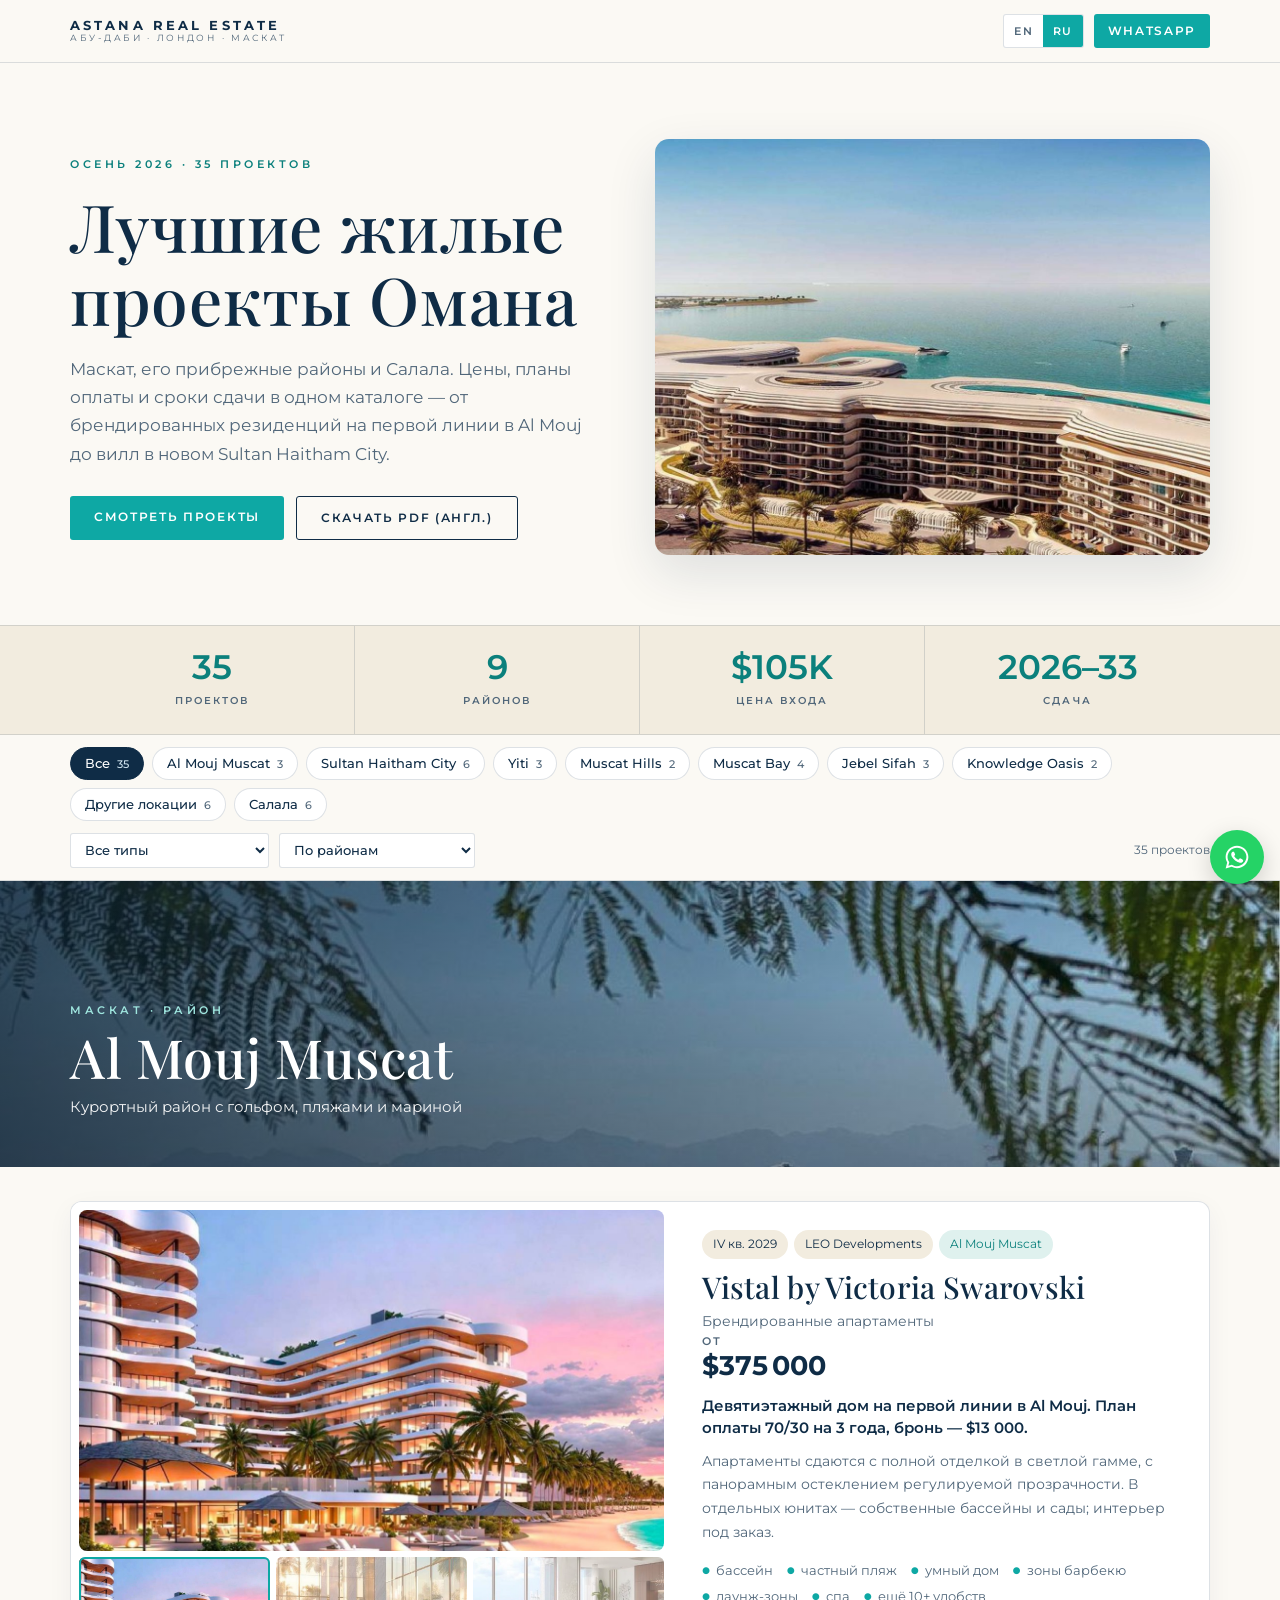
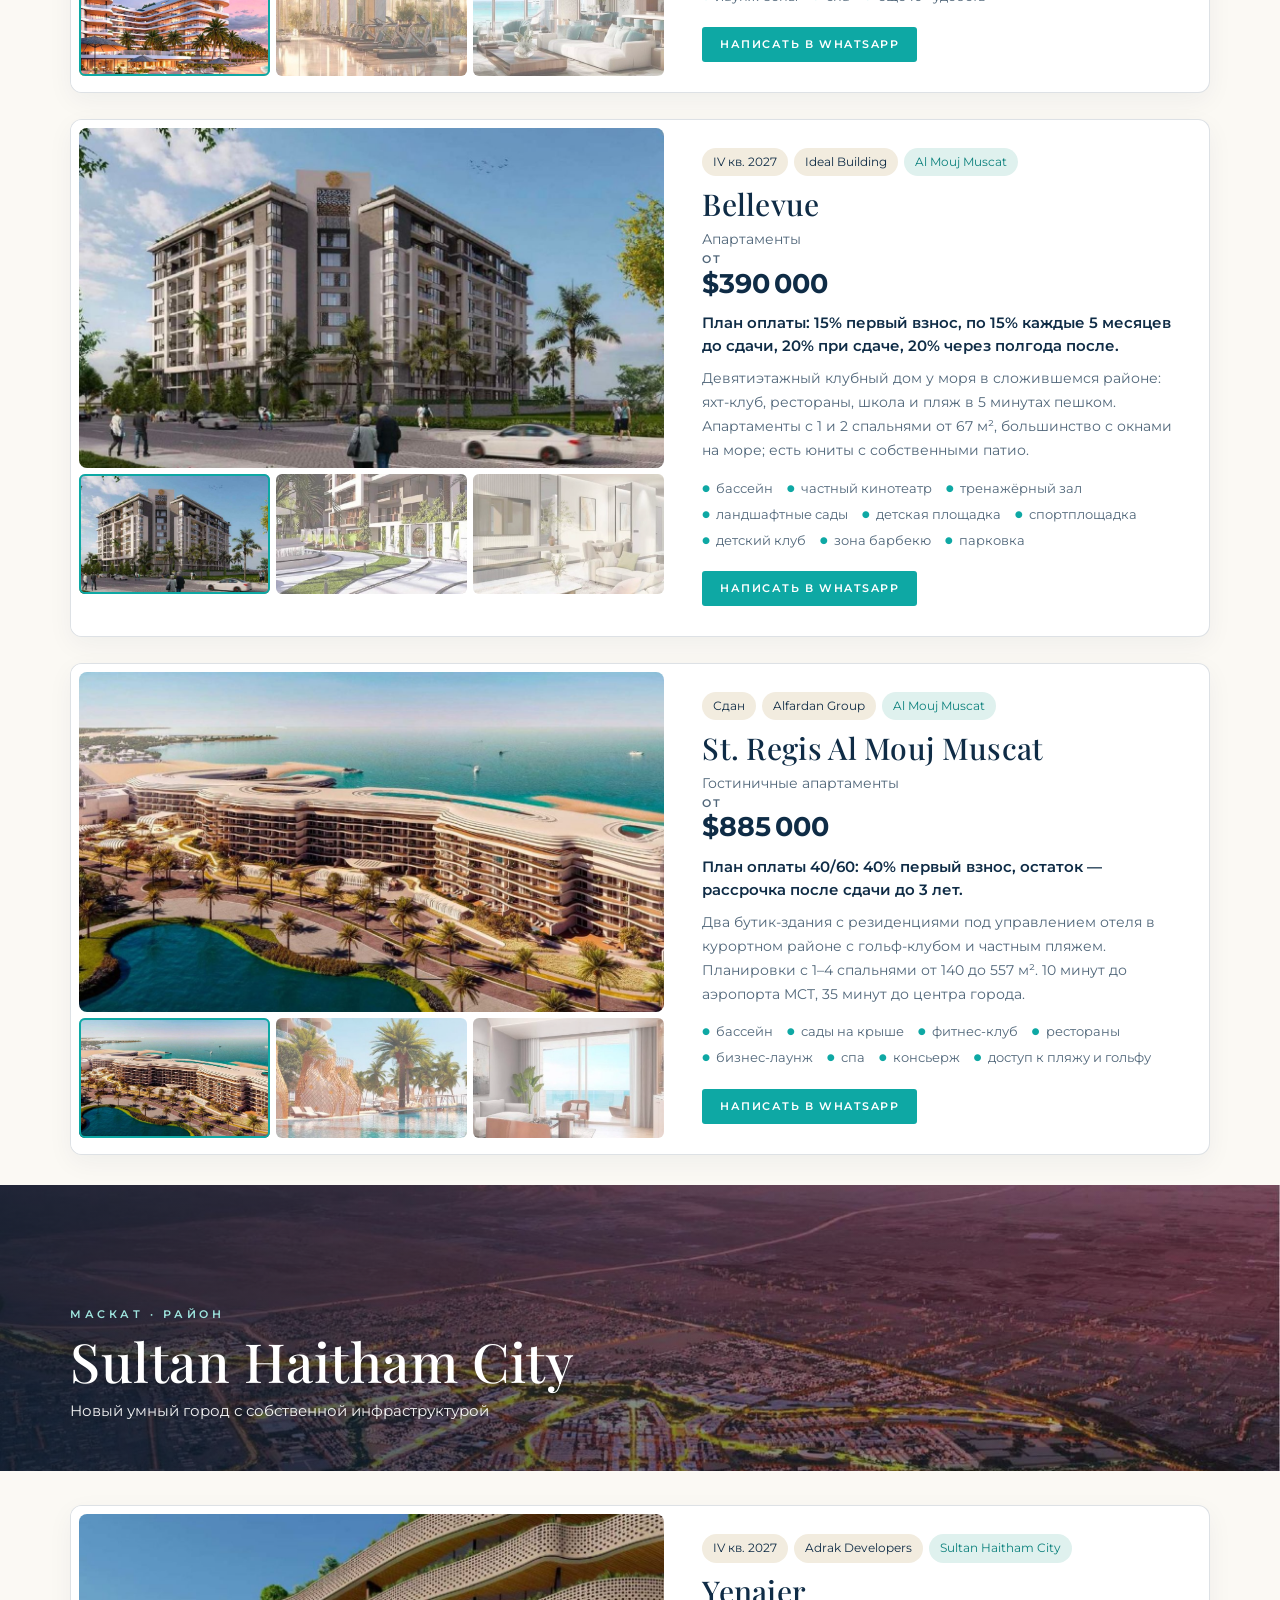
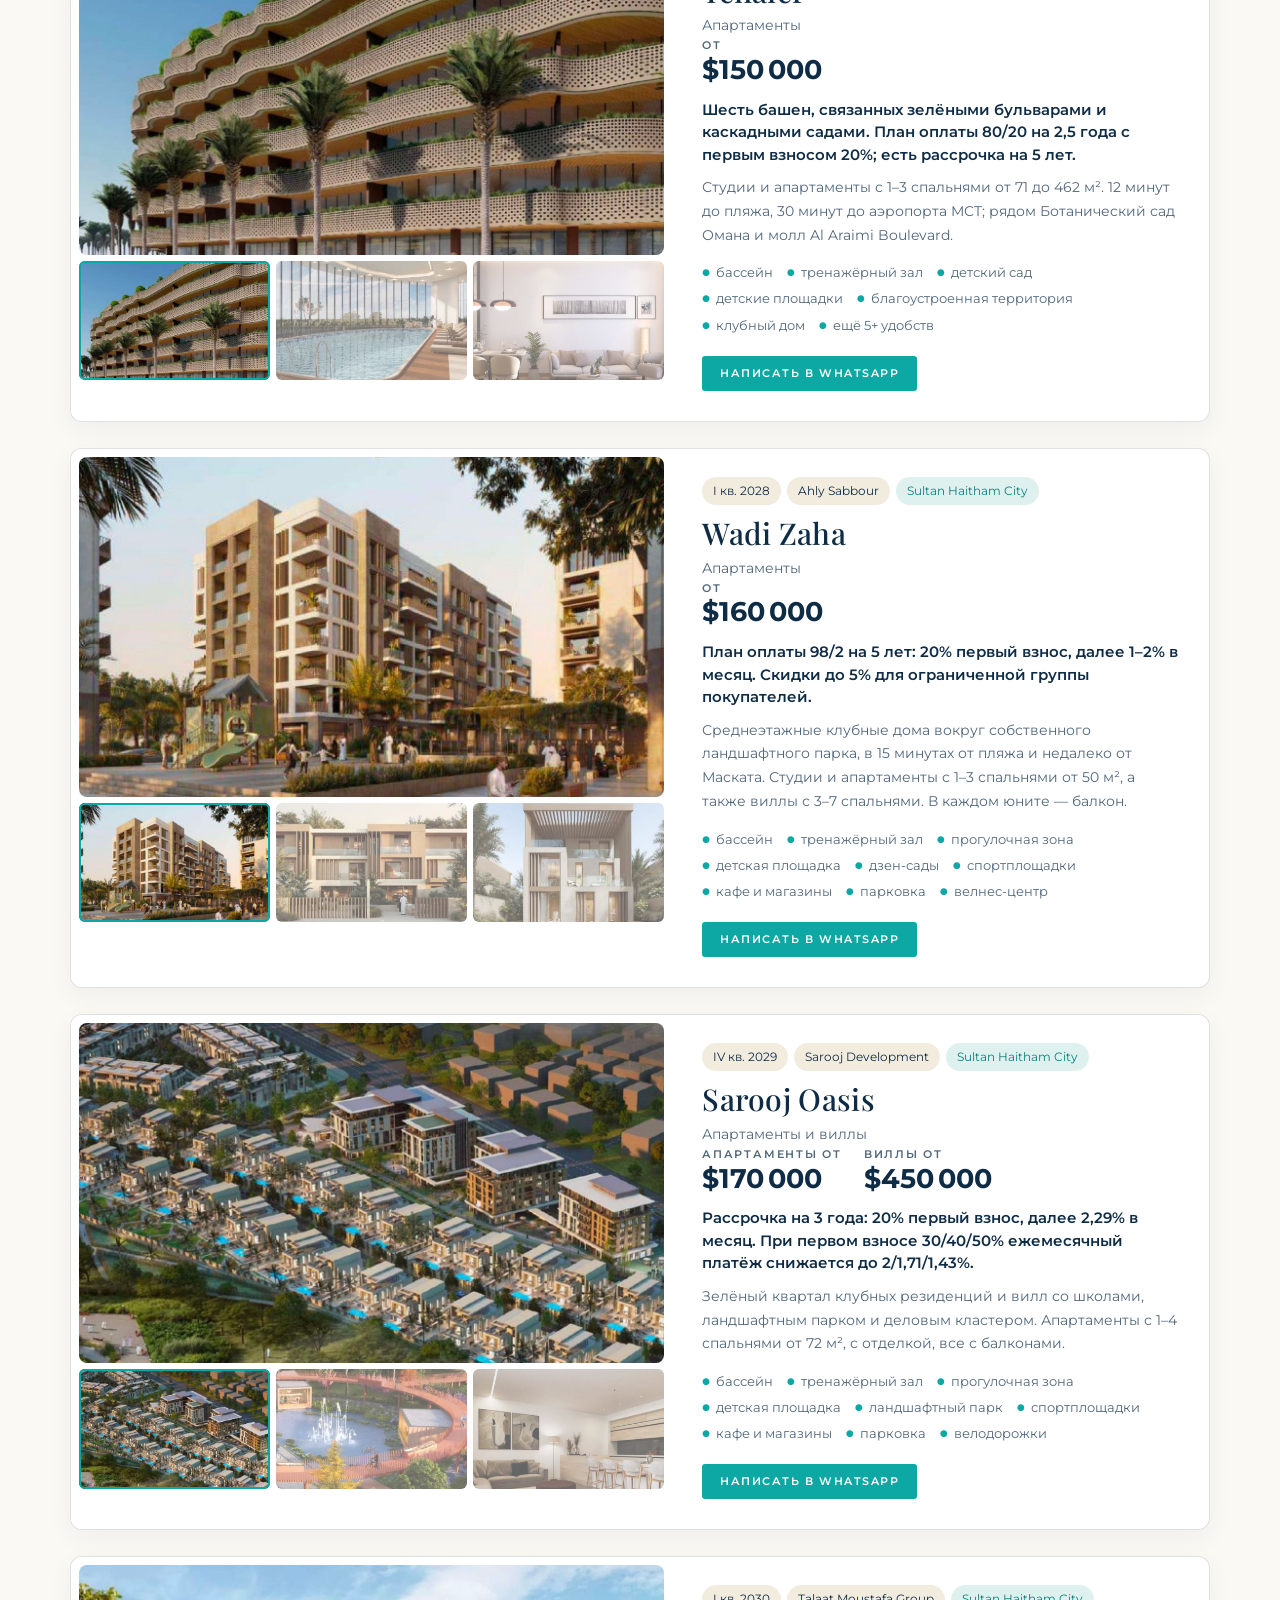
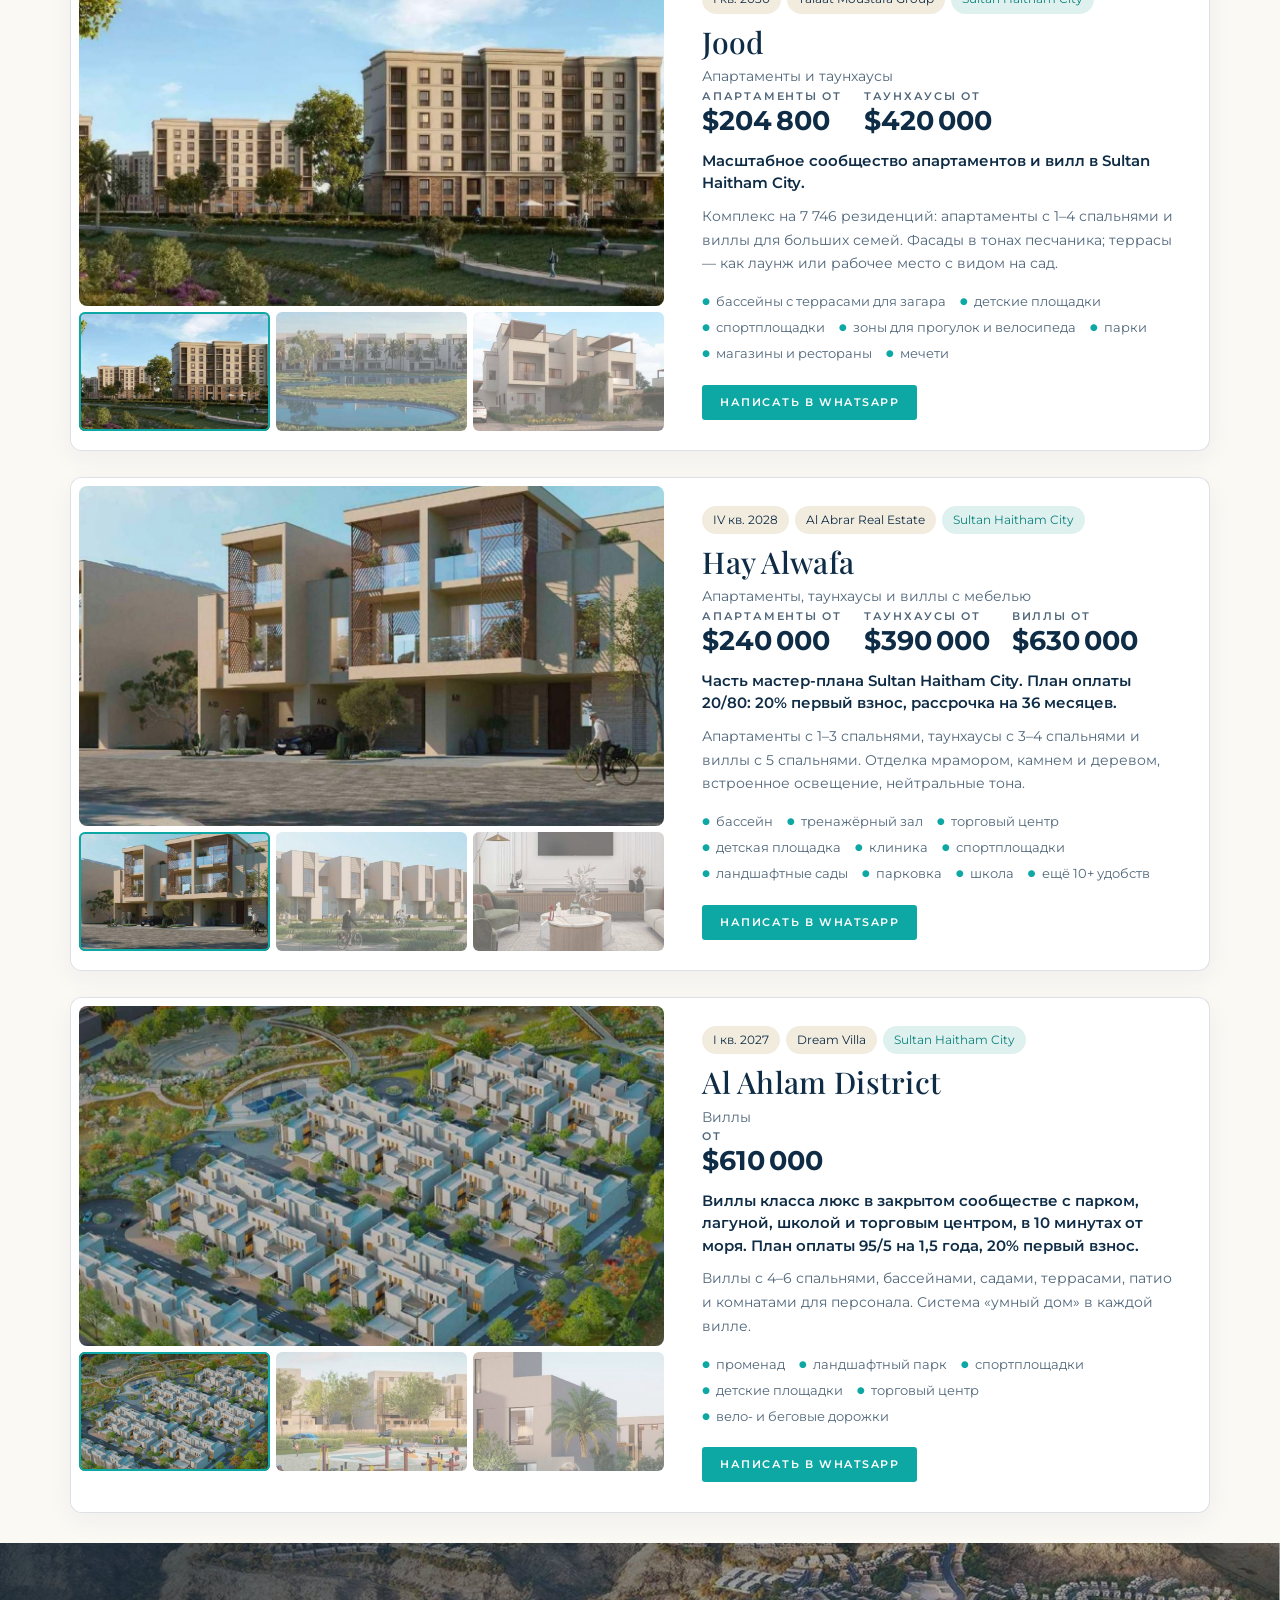
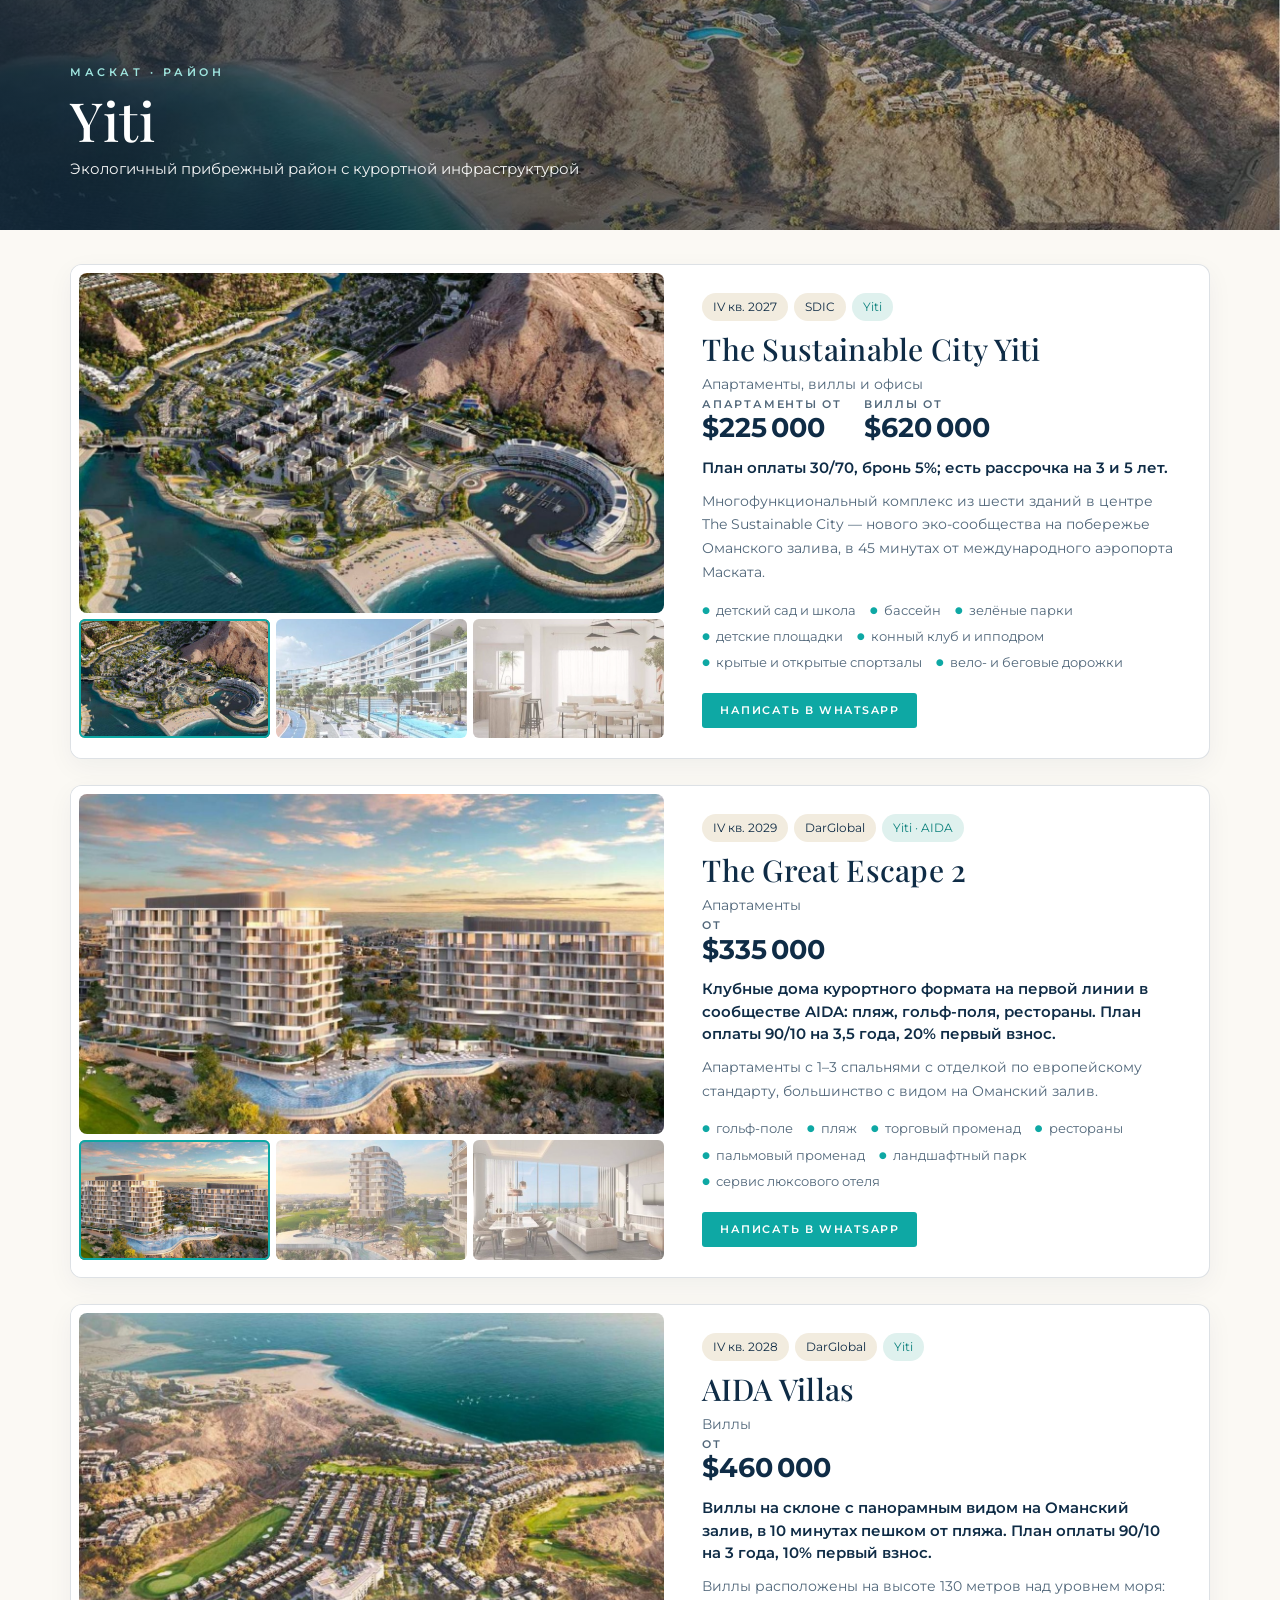
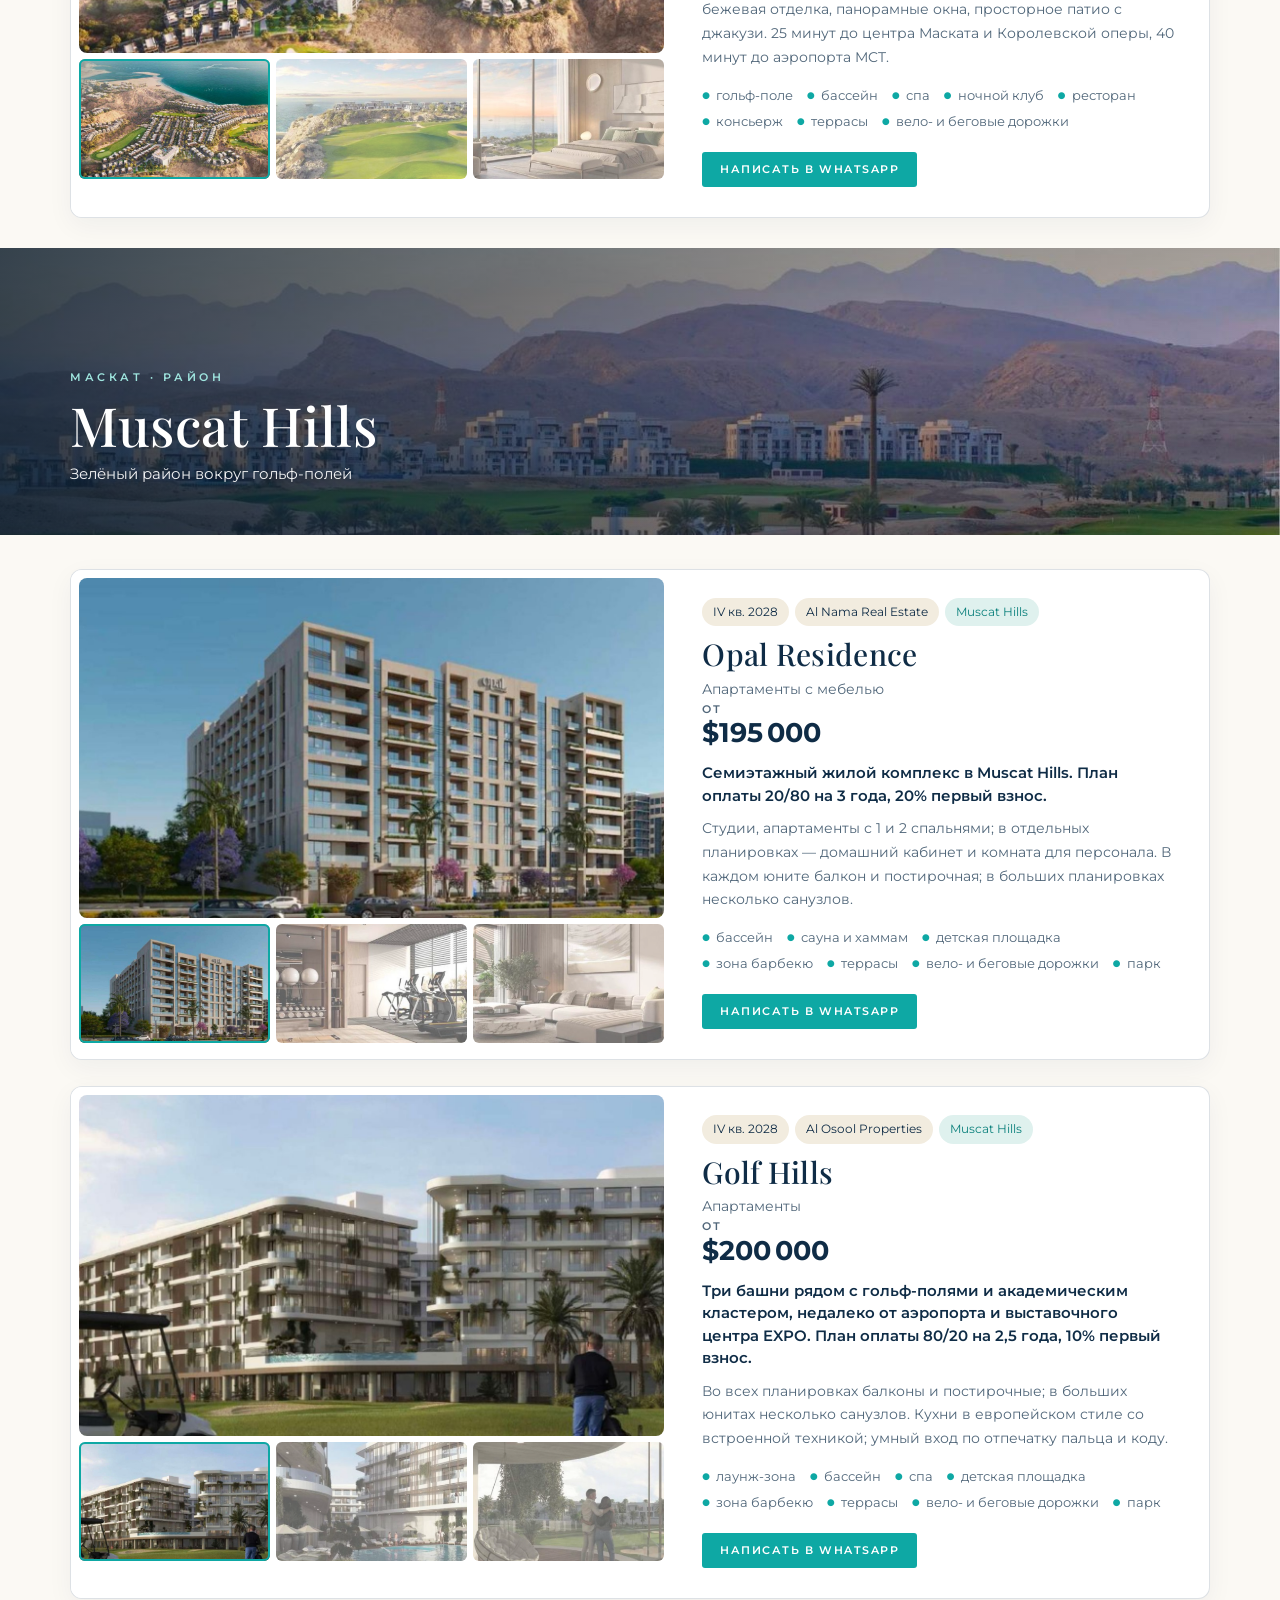
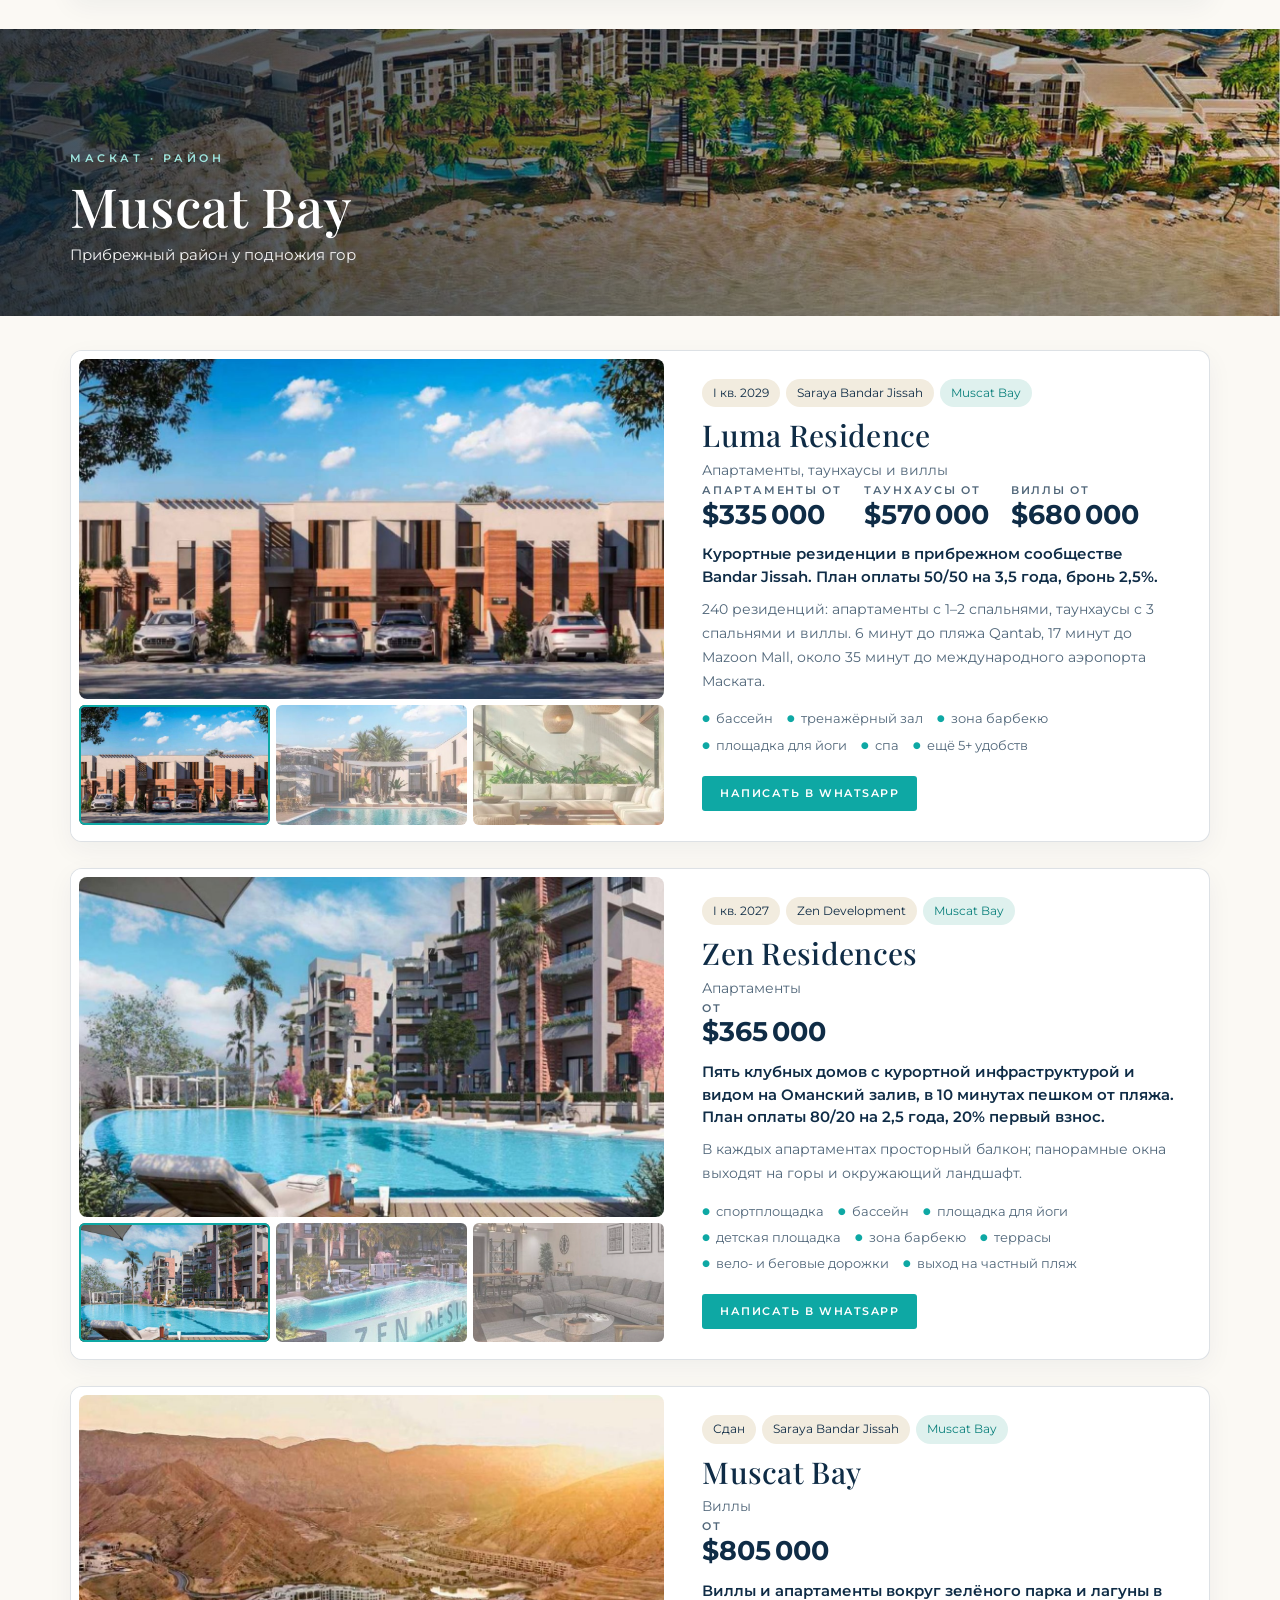
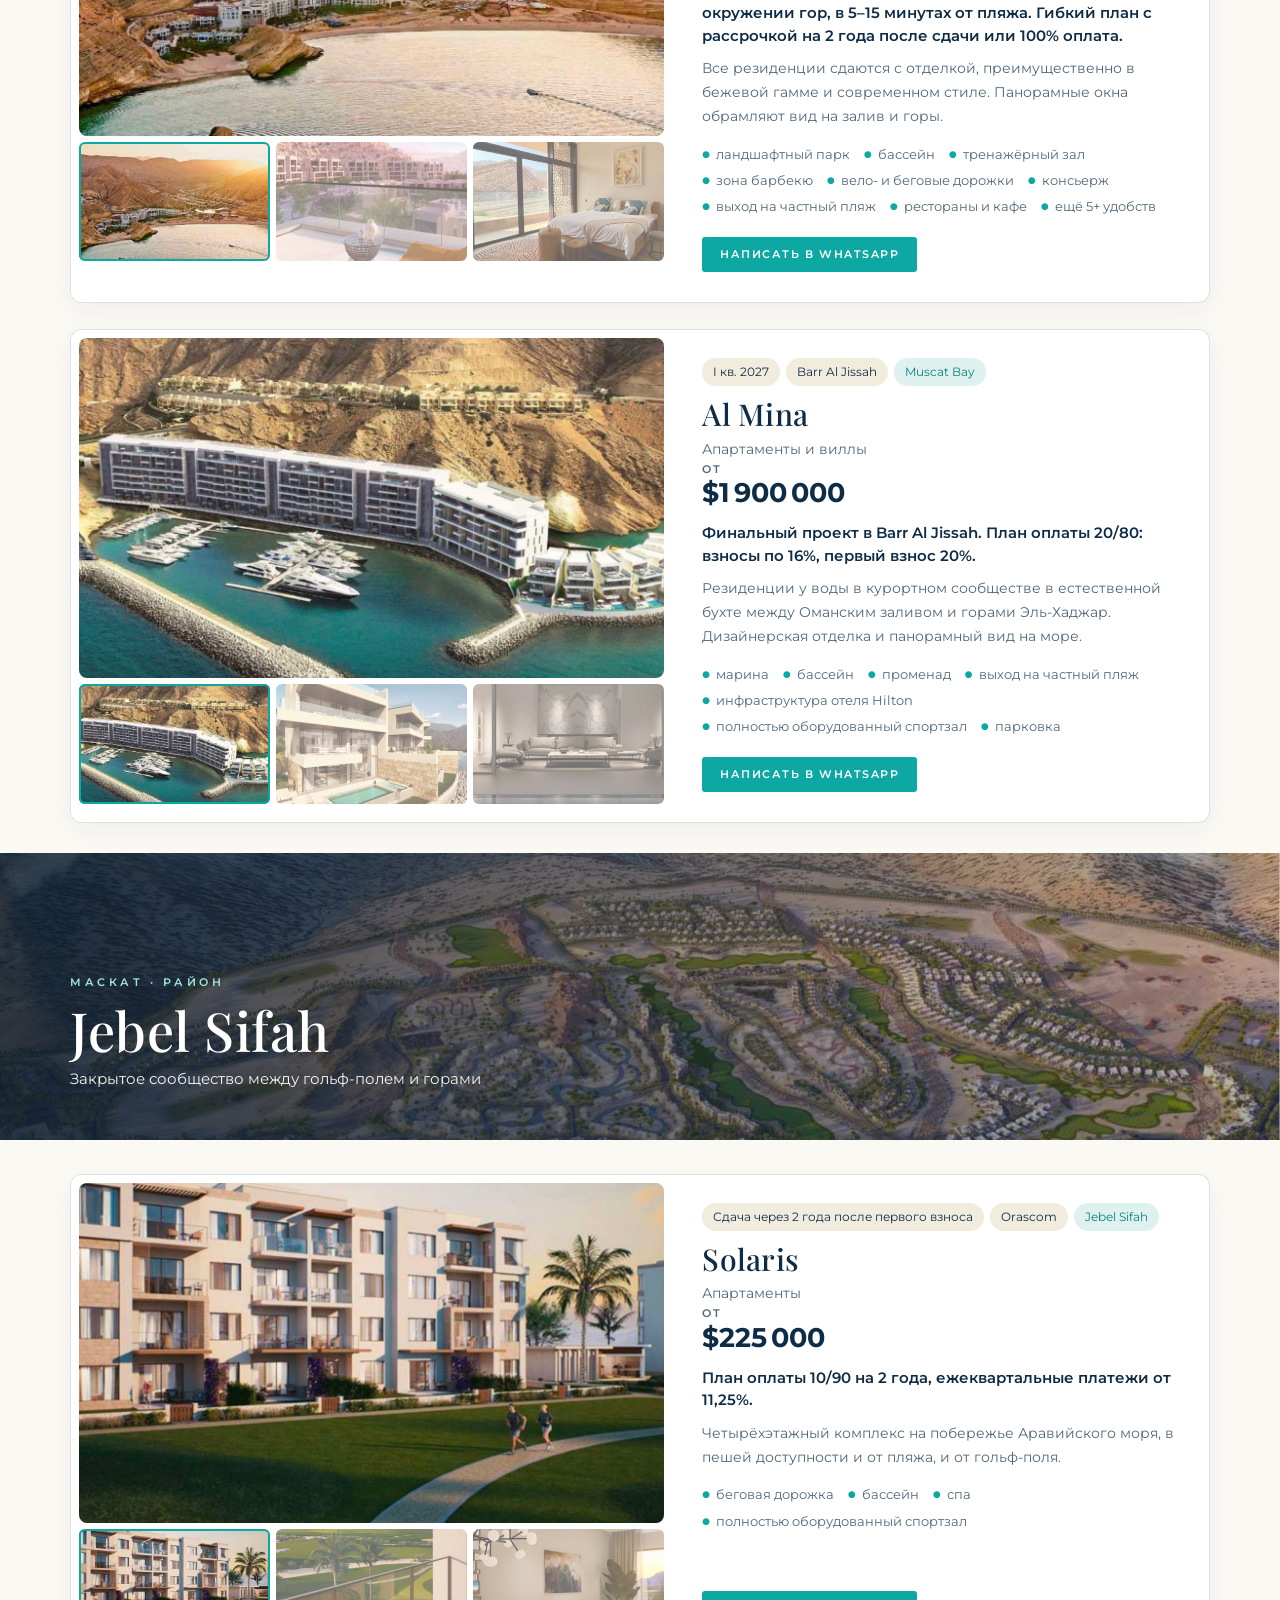
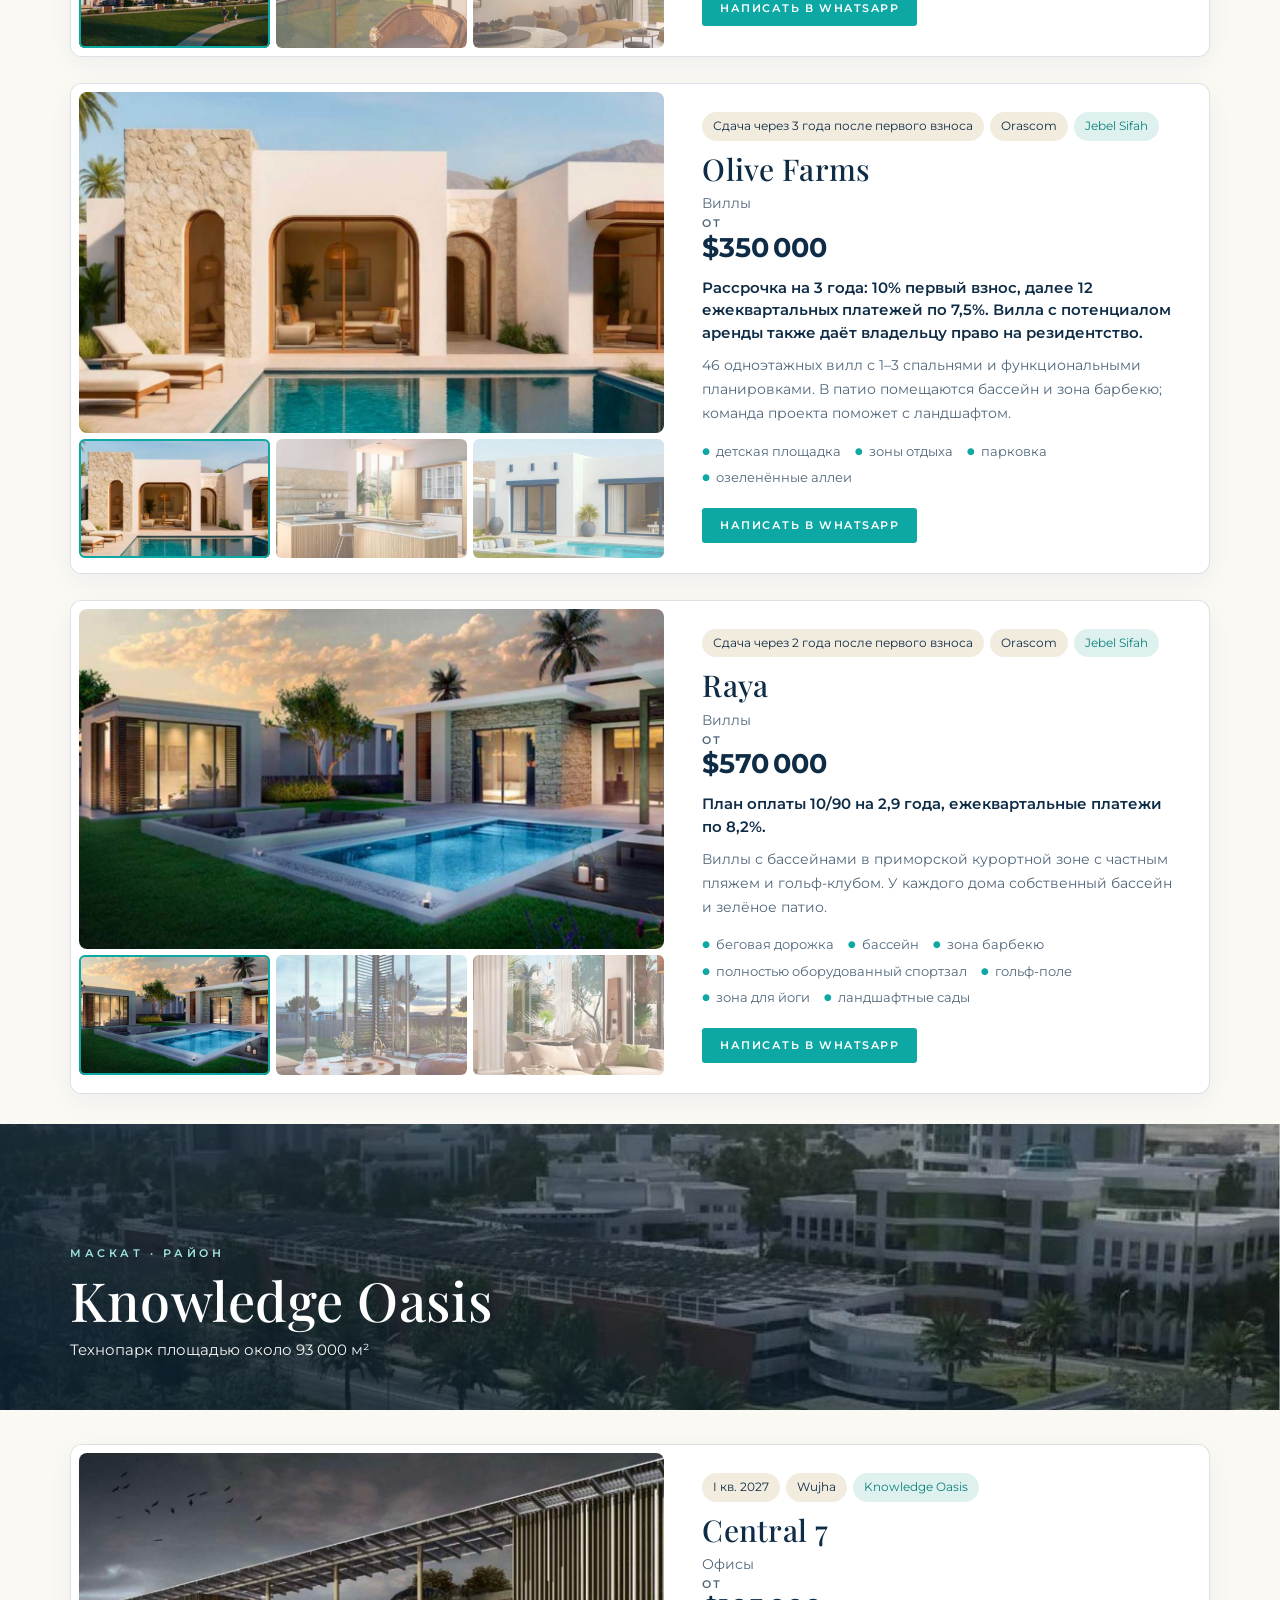
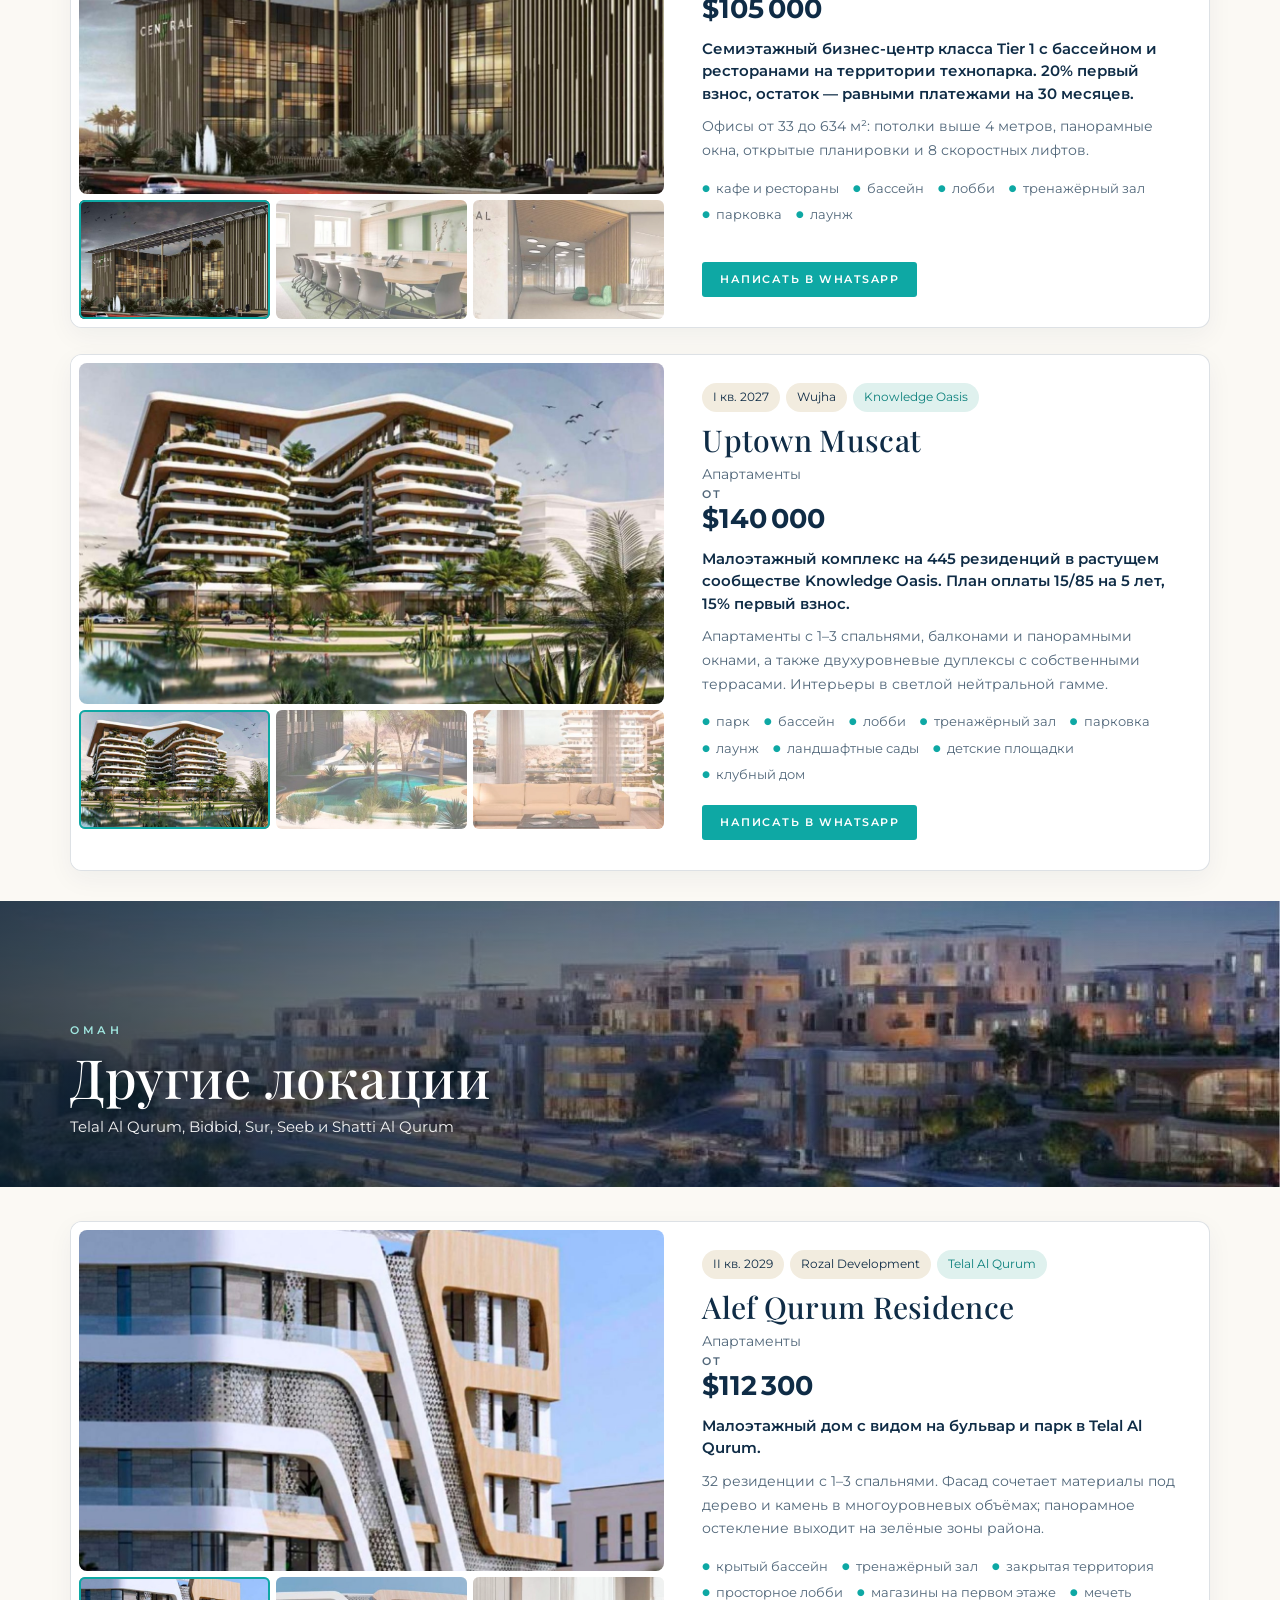
<file: oman/ru/index.html>
<!DOCTYPE html>
<html lang="ru">
<head>
<!--
  OMAN RESIDENTIAL CATALOG — Astana Real Estate (Autumn 2026)
  GENERATED by tools/build_oman.py (+ tools/oman_ru.py) from tools/oman_template.html — edit those, not the output.
-->
<meta charset="UTF-8">
<meta name="viewport" content="width=device-width, initial-scale=1.0">
<title>Лучшие жилые проекты Омана — каталог, осень 2026 | Astana Real Estate</title>
<meta name="description" content="35 жилых проектов в Маскате, его прибрежных районах и Салале: Al Mouj, Sultan Haitham City, Yiti, Muscat Bay, Jebel Sifah и другие. Цены от $105 000, планы оплаты и сроки сдачи в одном каталоге.">
<meta property="og:title" content="Лучшие жилые проекты Омана — осень 2026">
<meta property="og:description" content="35 проектов в Маскате и Салале. Цены, планы оплаты и сроки сдачи — Astana Real Estate, Абу-Даби.">
<meta property="og:type" content="website">
<meta property="og:url" content="https://eldarnurmukanov-glitch.github.io/astanauae/oman/ru/">
<link rel="canonical" href="https://eldarnurmukanov-glitch.github.io/astanauae/oman/ru/">
<link rel="alternate" hreflang="en" href="https://eldarnurmukanov-glitch.github.io/astanauae/oman/">
<link rel="alternate" hreflang="ru" href="https://eldarnurmukanov-glitch.github.io/astanauae/oman/ru/">
<meta property="og:image" content="https://eldarnurmukanov-glitch.github.io/astanauae/oman/img/cover.jpg">
<link rel="preconnect" href="https://fonts.googleapis.com">
<link rel="preconnect" href="https://fonts.gstatic.com" crossorigin>
<link href="https://fonts.googleapis.com/css2?family=Montserrat:wght@400;500;600;700&family=Playfair+Display:ital,wght@0,500;0,600;1,500&display=swap" rel="stylesheet">
<script type="application/ld+json">{"@context": "https://schema.org", "@type": "ItemList", "name": "Лучшие жилые проекты Омана — осень 2026", "itemListElement": [{"@type": "ListItem", "position": 1, "name": "Vistal by Victoria Swarovski", "url": "https://eldarnurmukanov-glitch.github.io/astanauae/oman/ru/#p-5"}, {"@type": "ListItem", "position": 2, "name": "Bellevue", "url": "https://eldarnurmukanov-glitch.github.io/astanauae/oman/ru/#p-6"}, {"@type": "ListItem", "position": 3, "name": "St. Regis Al Mouj Muscat", "url": "https://eldarnurmukanov-glitch.github.io/astanauae/oman/ru/#p-7"}, {"@type": "ListItem", "position": 4, "name": "Yenaier", "url": "https://eldarnurmukanov-glitch.github.io/astanauae/oman/ru/#p-9"}, {"@type": "ListItem", "position": 5, "name": "Wadi Zaha", "url": "https://eldarnurmukanov-glitch.github.io/astanauae/oman/ru/#p-10"}, {"@type": "ListItem", "position": 6, "name": "Sarooj Oasis", "url": "https://eldarnurmukanov-glitch.github.io/astanauae/oman/ru/#p-11"}, {"@type": "ListItem", "position": 7, "name": "Jood", "url": "https://eldarnurmukanov-glitch.github.io/astanauae/oman/ru/#p-12"}, {"@type": "ListItem", "position": 8, "name": "Hay Alwafa", "url": "https://eldarnurmukanov-glitch.github.io/astanauae/oman/ru/#p-13"}, {"@type": "ListItem", "position": 9, "name": "Al Ahlam District", "url": "https://eldarnurmukanov-glitch.github.io/astanauae/oman/ru/#p-14"}, {"@type": "ListItem", "position": 10, "name": "The Sustainable City Yiti", "url": "https://eldarnurmukanov-glitch.github.io/astanauae/oman/ru/#p-16"}, {"@type": "ListItem", "position": 11, "name": "The Great Escape 2", "url": "https://eldarnurmukanov-glitch.github.io/astanauae/oman/ru/#p-17"}, {"@type": "ListItem", "position": 12, "name": "AIDA Villas", "url": "https://eldarnurmukanov-glitch.github.io/astanauae/oman/ru/#p-18"}, {"@type": "ListItem", "position": 13, "name": "Opal Residence", "url": "https://eldarnurmukanov-glitch.github.io/astanauae/oman/ru/#p-20"}, {"@type": "ListItem", "position": 14, "name": "Golf Hills", "url": "https://eldarnurmukanov-glitch.github.io/astanauae/oman/ru/#p-21"}, {"@type": "ListItem", "position": 15, "name": "Luma Residence", "url": "https://eldarnurmukanov-glitch.github.io/astanauae/oman/ru/#p-23"}, {"@type": "ListItem", "position": 16, "name": "Zen Residences", "url": "https://eldarnurmukanov-glitch.github.io/astanauae/oman/ru/#p-24"}, {"@type": "ListItem", "position": 17, "name": "Muscat Bay", "url": "https://eldarnurmukanov-glitch.github.io/astanauae/oman/ru/#p-25"}, {"@type": "ListItem", "position": 18, "name": "Al Mina", "url": "https://eldarnurmukanov-glitch.github.io/astanauae/oman/ru/#p-26"}, {"@type": "ListItem", "position": 19, "name": "Solaris", "url": "https://eldarnurmukanov-glitch.github.io/astanauae/oman/ru/#p-28"}, {"@type": "ListItem", "position": 20, "name": "Olive Farms", "url": "https://eldarnurmukanov-glitch.github.io/astanauae/oman/ru/#p-29"}, {"@type": "ListItem", "position": 21, "name": "Raya", "url": "https://eldarnurmukanov-glitch.github.io/astanauae/oman/ru/#p-30"}, {"@type": "ListItem", "position": 22, "name": "Central 7", "url": "https://eldarnurmukanov-glitch.github.io/astanauae/oman/ru/#p-32"}, {"@type": "ListItem", "position": 23, "name": "Uptown Muscat", "url": "https://eldarnurmukanov-glitch.github.io/astanauae/oman/ru/#p-33"}, {"@type": "ListItem", "position": 24, "name": "Alef Qurum Residence", "url": "https://eldarnurmukanov-glitch.github.io/astanauae/oman/ru/#p-35"}, {"@type": "ListItem", "position": 25, "name": "Husn Al Zain", "url": "https://eldarnurmukanov-glitch.github.io/astanauae/oman/ru/#p-36"}, {"@type": "ListItem", "position": 26, "name": "Nismat Zain", "url": "https://eldarnurmukanov-glitch.github.io/astanauae/oman/ru/#p-37"}, {"@type": "ListItem", "position": 27, "name": "Yamal", "url": "https://eldarnurmukanov-glitch.github.io/astanauae/oman/ru/#p-38"}, {"@type": "ListItem", "position": 28, "name": "Telal Al Qurm", "url": "https://eldarnurmukanov-glitch.github.io/astanauae/oman/ru/#p-39"}, {"@type": "ListItem", "position": 29, "name": "The Residences Mandarin Oriental", "url": "https://eldarnurmukanov-glitch.github.io/astanauae/oman/ru/#p-40"}, {"@type": "ListItem", "position": 30, "name": "The Sea Front Residences", "url": "https://eldarnurmukanov-glitch.github.io/astanauae/oman/ru/#p-43"}, {"@type": "ListItem", "position": 31, "name": "Taqah Long Beach", "url": "https://eldarnurmukanov-glitch.github.io/astanauae/oman/ru/#p-44"}, {"@type": "ListItem", "position": 32, "name": "Taqah Long Beach Boutique", "url": "https://eldarnurmukanov-glitch.github.io/astanauae/oman/ru/#p-45"}, {"@type": "ListItem", "position": 33, "name": "Amazi Hawana Salalah", "url": "https://eldarnurmukanov-glitch.github.io/astanauae/oman/ru/#p-46"}, {"@type": "ListItem", "position": 34, "name": "Lubana Island", "url": "https://eldarnurmukanov-glitch.github.io/astanauae/oman/ru/#p-47"}, {"@type": "ListItem", "position": 35, "name": "Mira Ocean Estates", "url": "https://eldarnurmukanov-glitch.github.io/astanauae/oman/ru/#p-48"}]}</script>
<style>
  :root{
    --paper:#fbf9f4; --sand:#f2ecdf; --ink:#0f2c46; --soft:#51677a;
    --teal:#0ea8a4; --teal-deep:#0b807c; --mint:#dff1ee; --line:rgba(15,44,70,.14); --maxw:1180px;
  }
  *{margin:0;padding:0;box-sizing:border-box}
  html{scroll-behavior:smooth;scroll-padding-top:170px}
  body{background:var(--paper);color:var(--ink);font-family:'Montserrat',system-ui,-apple-system,sans-serif;font-size:16px;line-height:1.7;-webkit-font-smoothing:antialiased}
  img{max-width:100%;height:auto;display:block}
  a{color:var(--teal-deep);text-decoration:none}
  .wrap{max-width:var(--maxw);margin:0 auto;padding:0 20px}
  .display{font-family:'Playfair Display',Georgia,serif;font-weight:500;line-height:1.12;letter-spacing:.01em}
  .eyebrow{font-size:11px;font-weight:600;letter-spacing:.32em;text-transform:uppercase;color:var(--teal-deep)}
  .eyebrow.light{color:#9fe6df}
  .lede{color:var(--soft);max-width:56ch}

  .btn{display:inline-block;border-radius:3px;cursor:pointer;font:600 12px/1 'Montserrat',sans-serif;letter-spacing:.14em;text-transform:uppercase;padding:15px 24px;transition:opacity .2s,transform .2s;text-align:center;border:0}
  .btn:hover{opacity:.88;transform:translateY(-1px)}
  .btn-solid{background:var(--teal);color:#fff}
  .btn-ghost{border:1px solid var(--ink);color:var(--ink);background:transparent}
  .btn-sm{padding:12px 18px;font-size:11px}

  /* nav */
  header{position:sticky;top:0;z-index:50;background:rgba(251,249,244,.94);backdrop-filter:blur(10px);border-bottom:1px solid var(--line)}
  .nav{display:flex;align-items:center;justify-content:space-between;height:62px;gap:14px}
  .brand{display:flex;flex-direction:column;line-height:1.15;color:var(--ink)}
  .brand b{font-size:13px;letter-spacing:.24em;font-weight:700}
  .brand span{font-size:9px;letter-spacing:.3em;color:var(--soft);text-transform:uppercase}
  .nav .btn{padding:11px 14px}
  .nav-right{display:flex;align-items:center;gap:10px}
  .lang{display:flex;border:1px solid var(--line);border-radius:3px;overflow:hidden;background:#fff}
  .lang a{color:var(--soft);font:600 11px 'Montserrat',sans-serif;letter-spacing:.12em;padding:9px 10px}
  .lang a.on{background:var(--teal);color:#fff}
  .brand b{white-space:nowrap}
  @media(max-width:479px){.nav .btn{display:none}.brand b{font-size:12px;letter-spacing:.18em}} /* floating WhatsApp button covers phones */

  /* hero */
  .hero{display:grid;gap:34px;padding-top:56px;padding-bottom:52px;align-items:center}
  .hero h1{font-size:clamp(38px,6.4vw,66px);margin:16px 0 18px}
  .hero .lede{margin-bottom:28px;font-size:16.5px}
  .hero-cta{display:flex;gap:12px;flex-wrap:wrap}
  .hero-photo{border-radius:14px;overflow:hidden;box-shadow:0 18px 50px rgba(15,44,70,.12)}
  .hero-photo img{width:100%;aspect-ratio:4/3;object-fit:cover}
  @media(min-width:900px){.hero{grid-template-columns:1fr 1.05fr;gap:56px;padding-top:76px;padding-bottom:70px}}

  .stats{border-top:1px solid var(--line);border-bottom:1px solid var(--line);background:var(--sand)}
  .stats-in{display:grid;grid-template-columns:repeat(2,1fr)}
  .stat{padding:24px 10px;text-align:center;border-right:1px solid var(--line);border-bottom:1px solid var(--line)}
  .stat:nth-child(2n){border-right:0}
  .stat:nth-child(n+3){border-bottom:0}
  .stat b{display:block;font:600 clamp(24px,3.6vw,34px)/1 'Montserrat',sans-serif;color:var(--teal-deep)}
  .stat small{display:block;margin-top:9px;font-size:9.5px;font-weight:600;letter-spacing:.22em;text-transform:uppercase;color:var(--soft)}
  @media(min-width:760px){.stats-in{grid-template-columns:repeat(4,1fr)}.stat{border-bottom:0}.stat:nth-child(2n){border-right:1px solid var(--line)}.stat:last-child{border-right:0}}

  /* filter bar */
  .filters{position:sticky;top:62px;z-index:40;background:rgba(251,249,244,.97);backdrop-filter:blur(10px);border-bottom:1px solid var(--line)}
  .filters-in{display:flex;flex-direction:column;gap:10px;padding-top:12px;padding-bottom:12px}
  .chips-row{display:flex;gap:8px;overflow-x:auto;scrollbar-width:none;-webkit-overflow-scrolling:touch;padding-bottom:2px}
  .chips-row::-webkit-scrollbar{display:none}
  .chips-row button{flex:none;border:1px solid var(--line);background:#fff;color:var(--ink);border-radius:999px;padding:8px 14px;font:500 12.5px 'Montserrat',sans-serif;cursor:pointer;white-space:nowrap}
  .chips-row button i{font-style:normal;color:var(--soft);font-size:11px;margin-left:3px}
  .chips-row button.on{background:var(--ink);border-color:var(--ink);color:#fff}
  .chips-row button.on i{color:#cfe3ef}
  .selects{display:flex;gap:10px;flex-wrap:wrap;align-items:center}
  .selects select{border:1px solid var(--line);background:#fff;color:var(--ink);border-radius:3px;padding:8px 10px;font:500 12.5px 'Montserrat',sans-serif}
  .selects select{flex:1;min-width:0}
  .selects .count{font-size:12px;color:var(--soft);margin-left:auto}
  @media(max-width:599px){.selects{flex-wrap:nowrap}.selects .count{display:none}}
  @media(min-width:600px){.selects select{flex:none}}
  @media(min-width:900px){.chips-row{flex-wrap:wrap;overflow:visible}}

  /* district banners */
  .district{padding-bottom:30px}
  .banner{background-size:cover;background-position:center;position:relative;color:#fff;margin-bottom:34px}
  .banner::before{content:"";position:absolute;inset:0;background:linear-gradient(90deg,rgba(10,30,48,.78),rgba(10,30,48,.25) 70%,rgba(10,30,48,.1))}
  .banner .wrap{position:relative;padding-top:clamp(60px,10vw,120px);padding-bottom:clamp(30px,5vw,48px)}
  .banner h2{font-size:clamp(32px,5.4vw,54px);margin:8px 0 6px}
  .banner p{max-width:56ch;font-size:15px;opacity:.94}

  /* project cards */
  .list{display:grid;gap:26px}
  .proj{display:grid;background:#fff;border:1px solid var(--line);border-radius:12px;overflow:hidden;box-shadow:0 8px 26px rgba(15,44,70,.05)}
  .media{display:flex;flex-direction:column;gap:6px;padding:6px;background:#fff}
  .main{border-radius:8px;overflow:hidden;background:var(--sand)}
  .main img{width:100%;aspect-ratio:1200/698;object-fit:cover}
  .thumbs{display:grid;grid-template-columns:repeat(3,1fr);gap:6px}
  .th{border:0;padding:0;background:var(--sand);border-radius:6px;overflow:hidden;cursor:pointer;opacity:.62;outline:2px solid transparent;outline-offset:-2px;transition:opacity .2s}
  .th img{width:100%;aspect-ratio:16/10;object-fit:cover}
  .th.on,.th:hover{opacity:1}
  .th.on{outline-color:var(--teal)}
  .body{padding:22px 22px 26px}
  .chips{display:flex;flex-wrap:wrap;gap:6px;margin-bottom:12px}
  .chips span{background:var(--sand);border-radius:999px;padding:4px 11px;font-size:12px;color:var(--ink)}
  .chips .loc{background:var(--mint);color:var(--teal-deep)}
  .proj h3{font-size:clamp(24px,3vw,30px);margin-bottom:6px}
  .type{font-size:13.5px;color:var(--soft)}
  .prices{display:flex;flex-wrap:wrap;gap:4px 22px;margin:2px 0 12px}
  .price{font:700 clamp(22px,2.6vw,27px)/1.25 'Montserrat',sans-serif;color:var(--ink)}
  .price small{display:block;font-size:11px;font-weight:600;letter-spacing:.16em;text-transform:uppercase;color:var(--soft)}
  .lead{font-weight:600;font-size:14.5px;line-height:1.55;margin-bottom:10px}
  .desc{font-size:14px;color:var(--soft);margin-bottom:14px}
  .amen{list-style:none;display:flex;flex-wrap:wrap;gap:4px 14px;font-size:13px;color:var(--soft);margin-bottom:20px}
  .amen li::before{content:"●";color:var(--teal);font-size:9px;margin-right:6px;vertical-align:2px}
  @media(min-width:900px){
    .proj{grid-template-columns:1.12fr 1fr}
    .media{padding:8px}
    .body{padding:28px 30px 30px;display:flex;flex-direction:column}
    .body .btn{align-self:flex-start;margin-top:auto}
  }
  #flat{padding:34px 0 30px}
  .hidden{display:none !important}

  section.plain{padding:76px 0}
  .about{background:var(--sand)}
  .about-grid{display:grid;gap:34px}
  .about h2{font-size:clamp(28px,4.4vw,40px);margin:12px 0 16px}
  .contact-card{background:#fff;border:1px solid var(--line);border-radius:12px;padding:28px 26px;font-size:14.5px}
  .contact-card b{display:block;font-size:16px}
  .contact-card .role{color:var(--soft);font-size:13px;margin-bottom:14px}
  .contact-card div{margin-bottom:4px}
  .contact-card .muted{color:var(--soft);font-size:13px;margin-top:12px}
  .contact-card .btn{margin-top:18px}
  @media(min-width:860px){.about-grid{grid-template-columns:1.3fr 1fr;align-items:start}}

  footer{padding:34px 0 44px;font-size:12px;color:var(--soft);border-top:1px solid var(--line)}
  footer p+p{margin-top:8px}
  .wa-float{position:fixed;right:16px;bottom:16px;z-index:60;width:54px;height:54px;border-radius:50%;background:#25d366;display:flex;align-items:center;justify-content:center;box-shadow:0 8px 24px rgba(0,0,0,.18)}
  .wa-float svg{width:28px;height:28px;fill:#fff}
</style>
</head>
<body>

<header>
  <div class="wrap nav">
    <a class="brand" href="../../"><b>ASTANA REAL ESTATE</b><span>Абу-Даби · Лондон · Маскат</span></a>
    <div class="nav-right">
      <div class="lang"><a href="../" hreflang="en">EN</a><a href="./" hreflang="ru" class="on">RU</a></div>
      <a class="btn btn-solid" href="https://wa.me/971507369833?text=%D0%97%D0%B4%D1%80%D0%B0%D0%B2%D1%81%D1%82%D0%B2%D1%83%D0%B9%D1%82%D0%B5%21%20%D0%A5%D0%BE%D1%87%D1%83%20%D0%BE%D0%B1%D1%81%D1%83%D0%B4%D0%B8%D1%82%D1%8C%20%D0%BD%D0%B5%D0%B4%D0%B2%D0%B8%D0%B6%D0%B8%D0%BC%D0%BE%D1%81%D1%82%D1%8C%20%D0%B2%20%D0%9E%D0%BC%D0%B0%D0%BD%D0%B5%20%D0%B8%D0%B7%20%D0%B2%D0%B0%D1%88%D0%B5%D0%B3%D0%BE%20%D0%BA%D0%B0%D1%82%D0%B0%D0%BB%D0%BE%D0%B3%D0%B0%20%28%D0%BE%D1%81%D0%B5%D0%BD%D1%8C%202026%29." target="_blank" rel="noopener">WhatsApp</a>
    </div>
  </div>
</header>

<div class="wrap hero">
  <div>
    <div class="eyebrow">Осень 2026 · 35 проектов</div>
    <h1 class="display">Лучшие жилые проекты Омана</h1>
    <p class="lede">Маскат, его прибрежные районы и Салала. Цены, планы оплаты и сроки сдачи в одном каталоге — от брендированных резиденций на первой линии в Al Mouj до вилл в новом Sultan Haitham City.</p>
    <div class="hero-cta">
      <a class="btn btn-solid" href="#catalog">Смотреть проекты</a>
      <a class="btn btn-ghost" href="../oman-catalog.pdf" download>Скачать PDF (англ.)</a>
    </div>
  </div>
  <div class="hero-photo"><img src="../img/cover.jpg" alt="Жилой комплекс на первой линии на побережье Омана" width="1200" height="853"></div>
</div>

<div class="stats">
  <div class="wrap stats-in">
    <div class="stat"><b>35</b><small>Проектов</small></div>
    <div class="stat"><b>9</b><small>Районов</small></div>
    <div class="stat"><b>$105K</b><small>Цена входа</small></div>
    <div class="stat"><b>2026–33</b><small>Сдача</small></div>
  </div>
</div>

<div class="filters" id="catalog">
  <div class="wrap filters-in">
    <div class="chips-row" id="f-district"><button type="button" class="on" data-f="all">Все <i>35</i></button><button type="button" data-f="al-mouj">Al Mouj Muscat <i>3</i></button><button type="button" data-f="sultan-haitham">Sultan Haitham City <i>6</i></button><button type="button" data-f="yiti">Yiti <i>3</i></button><button type="button" data-f="muscat-hills">Muscat Hills <i>2</i></button><button type="button" data-f="muscat-bay">Muscat Bay <i>4</i></button><button type="button" data-f="jebel-sifah">Jebel Sifah <i>3</i></button><button type="button" data-f="knowledge-oasis">Knowledge Oasis <i>2</i></button><button type="button" data-f="other">Другие локации <i>6</i></button><button type="button" data-f="salalah">Салала <i>6</i></button></div>
    <div class="selects">
      <select id="f-kind" aria-label="Тип недвижимости">
        <option value="all">Все типы</option>
        <option value="apartment">Апартаменты и студии</option>
        <option value="villa">Виллы и таунхаусы</option>
        <option value="office">Офисы</option>
      </select>
      <select id="f-sort" aria-label="Сортировка">
        <option value="district">По районам</option>
        <option value="asc">Цена: по возрастанию</option>
        <option value="desc">Цена: по убыванию</option>
      </select>
      <span class="count" id="f-count">35 проектов</span>
    </div>
  </div>
</div>

<main>
  <div id="grouped">
<section class="district" id="al-mouj" data-district="al-mouj">
  <div class="banner" style="background-image:url('../img/d-al-mouj.jpg')">
    <div class="wrap"><div class="eyebrow light">Маскат · Район</div><h2 class="display">Al Mouj Muscat</h2><p>Курортный район с гольфом, пляжами и мариной</p></div>
  </div>
  <div class="wrap"><div class="list">
<article class="proj" id="p-5" data-district="al-mouj" data-price="375000" data-kind="apartment">
  <div class="media">
    <div class="main"><img src="../img/p05-1.jpg" alt="Vistal by Victoria Swarovski, Al Mouj Muscat" loading="lazy" width="1200" height="698"></div>
    <div class="thumbs"><button type="button" class="th on" data-src="../img/p05-1.jpg" aria-label="Фото 1"><img src="../img/p05-1.jpg" alt="" loading="lazy" width="240" height="196"></button><button type="button" class="th" data-src="../img/p05-2.jpg" aria-label="Фото 2"><img src="../img/p05-2.jpg" alt="" loading="lazy" width="240" height="196"></button><button type="button" class="th" data-src="../img/p05-3.jpg" aria-label="Фото 3"><img src="../img/p05-3.jpg" alt="" loading="lazy" width="240" height="196"></button></div>
  </div>
  <div class="body">
    <div class="chips"><span>IV кв. 2029</span><span>LEO Developments</span><span class="loc">Al Mouj Muscat</span></div>
    <h3 class="display">Vistal by Victoria Swarovski</h3>
    <div class="type">Брендированные апартаменты</div>
    <div class="prices"><span class="price"><small>от</small>$375 000</span></div>
    <p class="lead">Девятиэтажный дом на первой линии в Al Mouj. План оплаты 70/30 на 3 года, бронь — $13 000.</p>
    <p class="desc">Апартаменты сдаются с полной отделкой в светлой гамме, с панорамным остеклением регулируемой прозрачности. В отдельных юнитах — собственные бассейны и сады; интерьер под заказ.</p>
    <ul class="amen"><li>бассейн</li><li>частный пляж</li><li>умный дом</li><li>зоны барбекю</li><li>лаунж-зоны</li><li>спа</li><li>ещё 10+ удобств</li></ul>
    <a class="btn btn-solid btn-sm" href="https://wa.me/971507369833?text=%D0%97%D0%B4%D1%80%D0%B0%D0%B2%D1%81%D1%82%D0%B2%D1%83%D0%B9%D1%82%D0%B5%21%20%D0%98%D0%BD%D1%82%D0%B5%D1%80%D0%B5%D1%81%D1%83%D0%B5%D1%82%20Vistal%20by%20Victoria%20Swarovski%20%28Al%20Mouj%20Muscat%2C%20%D0%9E%D0%BC%D0%B0%D0%BD%29%20%D0%B8%D0%B7%20%D0%B2%D0%B0%D1%88%D0%B5%D0%B3%D0%BE%20%D0%BA%D0%B0%D1%82%D0%B0%D0%BB%D0%BE%D0%B3%D0%B0%20%D0%BF%D0%BE%20%D0%9E%D0%BC%D0%B0%D0%BD%D1%83.%20%D0%9F%D1%80%D0%B8%D1%88%D0%BB%D0%B8%D1%82%D0%B5%2C%20%D0%BF%D0%BE%D0%B6%D0%B0%D0%BB%D1%83%D0%B9%D1%81%D1%82%D0%B0%2C%20%D0%BF%D0%BE%D0%B4%D1%80%D0%BE%D0%B1%D0%BD%D0%BE%D1%81%D1%82%D0%B8." target="_blank" rel="noopener">Написать в WhatsApp</a>
  </div>
</article>
<article class="proj" id="p-6" data-district="al-mouj" data-price="390000" data-kind="apartment">
  <div class="media">
    <div class="main"><img src="../img/p06-1.jpg" alt="Bellevue, Al Mouj Muscat" loading="lazy" width="1200" height="698"></div>
    <div class="thumbs"><button type="button" class="th on" data-src="../img/p06-1.jpg" aria-label="Фото 1"><img src="../img/p06-1.jpg" alt="" loading="lazy" width="240" height="196"></button><button type="button" class="th" data-src="../img/p06-2.jpg" aria-label="Фото 2"><img src="../img/p06-2.jpg" alt="" loading="lazy" width="240" height="196"></button><button type="button" class="th" data-src="../img/p06-3.jpg" aria-label="Фото 3"><img src="../img/p06-3.jpg" alt="" loading="lazy" width="240" height="196"></button></div>
  </div>
  <div class="body">
    <div class="chips"><span>IV кв. 2027</span><span>Ideal Building</span><span class="loc">Al Mouj Muscat</span></div>
    <h3 class="display">Bellevue</h3>
    <div class="type">Апартаменты</div>
    <div class="prices"><span class="price"><small>от</small>$390 000</span></div>
    <p class="lead">План оплаты: 15% первый взнос, по 15% каждые 5 месяцев до сдачи, 20% при сдаче, 20% через полгода после.</p>
    <p class="desc">Девятиэтажный клубный дом у моря в сложившемся районе: яхт-клуб, рестораны, школа и пляж в 5 минутах пешком. Апартаменты с 1 и 2 спальнями от 67 м², большинство с окнами на море; есть юниты с собственными патио.</p>
    <ul class="amen"><li>бассейн</li><li>частный кинотеатр</li><li>тренажёрный зал</li><li>ландшафтные сады</li><li>детская площадка</li><li>спортплощадка</li><li>детский клуб</li><li>зона барбекю</li><li>парковка</li></ul>
    <a class="btn btn-solid btn-sm" href="https://wa.me/971507369833?text=%D0%97%D0%B4%D1%80%D0%B0%D0%B2%D1%81%D1%82%D0%B2%D1%83%D0%B9%D1%82%D0%B5%21%20%D0%98%D0%BD%D1%82%D0%B5%D1%80%D0%B5%D1%81%D1%83%D0%B5%D1%82%20Bellevue%20%28Al%20Mouj%20Muscat%2C%20%D0%9E%D0%BC%D0%B0%D0%BD%29%20%D0%B8%D0%B7%20%D0%B2%D0%B0%D1%88%D0%B5%D0%B3%D0%BE%20%D0%BA%D0%B0%D1%82%D0%B0%D0%BB%D0%BE%D0%B3%D0%B0%20%D0%BF%D0%BE%20%D0%9E%D0%BC%D0%B0%D0%BD%D1%83.%20%D0%9F%D1%80%D0%B8%D1%88%D0%BB%D0%B8%D1%82%D0%B5%2C%20%D0%BF%D0%BE%D0%B6%D0%B0%D0%BB%D1%83%D0%B9%D1%81%D1%82%D0%B0%2C%20%D0%BF%D0%BE%D0%B4%D1%80%D0%BE%D0%B1%D0%BD%D0%BE%D1%81%D1%82%D0%B8." target="_blank" rel="noopener">Написать в WhatsApp</a>
  </div>
</article>
<article class="proj" id="p-7" data-district="al-mouj" data-price="885000" data-kind="apartment">
  <div class="media">
    <div class="main"><img src="../img/p07-1.jpg" alt="St. Regis Al Mouj Muscat, Al Mouj Muscat" loading="lazy" width="1200" height="698"></div>
    <div class="thumbs"><button type="button" class="th on" data-src="../img/p07-1.jpg" aria-label="Фото 1"><img src="../img/p07-1.jpg" alt="" loading="lazy" width="240" height="196"></button><button type="button" class="th" data-src="../img/p07-2.jpg" aria-label="Фото 2"><img src="../img/p07-2.jpg" alt="" loading="lazy" width="240" height="196"></button><button type="button" class="th" data-src="../img/p07-3.jpg" aria-label="Фото 3"><img src="../img/p07-3.jpg" alt="" loading="lazy" width="240" height="196"></button></div>
  </div>
  <div class="body">
    <div class="chips"><span>Сдан</span><span>Alfardan Group</span><span class="loc">Al Mouj Muscat</span></div>
    <h3 class="display">St. Regis Al Mouj Muscat</h3>
    <div class="type">Гостиничные апартаменты</div>
    <div class="prices"><span class="price"><small>от</small>$885 000</span></div>
    <p class="lead">План оплаты 40/60: 40% первый взнос, остаток — рассрочка после сдачи до 3 лет.</p>
    <p class="desc">Два бутик-здания с резиденциями под управлением отеля в курортном районе с гольф-клубом и частным пляжем. Планировки с 1–4 спальнями от 140 до 557 м². 10 минут до аэропорта MCT, 35 минут до центра города.</p>
    <ul class="amen"><li>бассейн</li><li>сады на крыше</li><li>фитнес-клуб</li><li>рестораны</li><li>бизнес-лаунж</li><li>спа</li><li>консьерж</li><li>доступ к пляжу и гольфу</li></ul>
    <a class="btn btn-solid btn-sm" href="https://wa.me/971507369833?text=%D0%97%D0%B4%D1%80%D0%B0%D0%B2%D1%81%D1%82%D0%B2%D1%83%D0%B9%D1%82%D0%B5%21%20%D0%98%D0%BD%D1%82%D0%B5%D1%80%D0%B5%D1%81%D1%83%D0%B5%D1%82%20St.%20Regis%20Al%20Mouj%20Muscat%20%28Al%20Mouj%20Muscat%2C%20%D0%9E%D0%BC%D0%B0%D0%BD%29%20%D0%B8%D0%B7%20%D0%B2%D0%B0%D1%88%D0%B5%D0%B3%D0%BE%20%D0%BA%D0%B0%D1%82%D0%B0%D0%BB%D0%BE%D0%B3%D0%B0%20%D0%BF%D0%BE%20%D0%9E%D0%BC%D0%B0%D0%BD%D1%83.%20%D0%9F%D1%80%D0%B8%D1%88%D0%BB%D0%B8%D1%82%D0%B5%2C%20%D0%BF%D0%BE%D0%B6%D0%B0%D0%BB%D1%83%D0%B9%D1%81%D1%82%D0%B0%2C%20%D0%BF%D0%BE%D0%B4%D1%80%D0%BE%D0%B1%D0%BD%D0%BE%D1%81%D1%82%D0%B8." target="_blank" rel="noopener">Написать в WhatsApp</a>
  </div>
</article></div></div>
</section>
<section class="district" id="sultan-haitham" data-district="sultan-haitham">
  <div class="banner" style="background-image:url('../img/d-sultan-haitham.jpg')">
    <div class="wrap"><div class="eyebrow light">Маскат · Район</div><h2 class="display">Sultan Haitham City</h2><p>Новый умный город с собственной инфраструктурой</p></div>
  </div>
  <div class="wrap"><div class="list">
<article class="proj" id="p-9" data-district="sultan-haitham" data-price="150000" data-kind="apartment">
  <div class="media">
    <div class="main"><img src="../img/p09-1.jpg" alt="Yenaier, Sultan Haitham City" loading="lazy" width="1200" height="698"></div>
    <div class="thumbs"><button type="button" class="th on" data-src="../img/p09-1.jpg" aria-label="Фото 1"><img src="../img/p09-1.jpg" alt="" loading="lazy" width="240" height="196"></button><button type="button" class="th" data-src="../img/p09-2.jpg" aria-label="Фото 2"><img src="../img/p09-2.jpg" alt="" loading="lazy" width="240" height="196"></button><button type="button" class="th" data-src="../img/p09-3.jpg" aria-label="Фото 3"><img src="../img/p09-3.jpg" alt="" loading="lazy" width="240" height="196"></button></div>
  </div>
  <div class="body">
    <div class="chips"><span>IV кв. 2027</span><span>Adrak Developers</span><span class="loc">Sultan Haitham City</span></div>
    <h3 class="display">Yenaier</h3>
    <div class="type">Апартаменты</div>
    <div class="prices"><span class="price"><small>от</small>$150 000</span></div>
    <p class="lead">Шесть башен, связанных зелёными бульварами и каскадными садами. План оплаты 80/20 на 2,5 года с первым взносом 20%; есть рассрочка на 5 лет.</p>
    <p class="desc">Студии и апартаменты с 1–3 спальнями от 71 до 462 м². 12 минут до пляжа, 30 минут до аэропорта MCT; рядом Ботанический сад Омана и молл Al Araimi Boulevard.</p>
    <ul class="amen"><li>бассейн</li><li>тренажёрный зал</li><li>детский сад</li><li>детские площадки</li><li>благоустроенная территория</li><li>клубный дом</li><li>ещё 5+ удобств</li></ul>
    <a class="btn btn-solid btn-sm" href="https://wa.me/971507369833?text=%D0%97%D0%B4%D1%80%D0%B0%D0%B2%D1%81%D1%82%D0%B2%D1%83%D0%B9%D1%82%D0%B5%21%20%D0%98%D0%BD%D1%82%D0%B5%D1%80%D0%B5%D1%81%D1%83%D0%B5%D1%82%20Yenaier%20%28Sultan%20Haitham%20City%2C%20%D0%9E%D0%BC%D0%B0%D0%BD%29%20%D0%B8%D0%B7%20%D0%B2%D0%B0%D1%88%D0%B5%D0%B3%D0%BE%20%D0%BA%D0%B0%D1%82%D0%B0%D0%BB%D0%BE%D0%B3%D0%B0%20%D0%BF%D0%BE%20%D0%9E%D0%BC%D0%B0%D0%BD%D1%83.%20%D0%9F%D1%80%D0%B8%D1%88%D0%BB%D0%B8%D1%82%D0%B5%2C%20%D0%BF%D0%BE%D0%B6%D0%B0%D0%BB%D1%83%D0%B9%D1%81%D1%82%D0%B0%2C%20%D0%BF%D0%BE%D0%B4%D1%80%D0%BE%D0%B1%D0%BD%D0%BE%D1%81%D1%82%D0%B8." target="_blank" rel="noopener">Написать в WhatsApp</a>
  </div>
</article>
<article class="proj" id="p-10" data-district="sultan-haitham" data-price="160000" data-kind="apartment">
  <div class="media">
    <div class="main"><img src="../img/p10-1.jpg" alt="Wadi Zaha, Sultan Haitham City" loading="lazy" width="1200" height="698"></div>
    <div class="thumbs"><button type="button" class="th on" data-src="../img/p10-1.jpg" aria-label="Фото 1"><img src="../img/p10-1.jpg" alt="" loading="lazy" width="240" height="196"></button><button type="button" class="th" data-src="../img/p10-2.jpg" aria-label="Фото 2"><img src="../img/p10-2.jpg" alt="" loading="lazy" width="240" height="196"></button><button type="button" class="th" data-src="../img/p10-3.jpg" aria-label="Фото 3"><img src="../img/p10-3.jpg" alt="" loading="lazy" width="240" height="196"></button></div>
  </div>
  <div class="body">
    <div class="chips"><span>I кв. 2028</span><span>Ahly Sabbour</span><span class="loc">Sultan Haitham City</span></div>
    <h3 class="display">Wadi Zaha</h3>
    <div class="type">Апартаменты</div>
    <div class="prices"><span class="price"><small>от</small>$160 000</span></div>
    <p class="lead">План оплаты 98/2 на 5 лет: 20% первый взнос, далее 1–2% в месяц. Скидки до 5% для ограниченной группы покупателей.</p>
    <p class="desc">Среднеэтажные клубные дома вокруг собственного ландшафтного парка, в 15 минутах от пляжа и недалеко от Маската. Студии и апартаменты с 1–3 спальнями от 50 м², а также виллы с 3–7 спальнями. В каждом юните — балкон.</p>
    <ul class="amen"><li>бассейн</li><li>тренажёрный зал</li><li>прогулочная зона</li><li>детская площадка</li><li>дзен-сады</li><li>спортплощадки</li><li>кафе и магазины</li><li>парковка</li><li>велнес-центр</li></ul>
    <a class="btn btn-solid btn-sm" href="https://wa.me/971507369833?text=%D0%97%D0%B4%D1%80%D0%B0%D0%B2%D1%81%D1%82%D0%B2%D1%83%D0%B9%D1%82%D0%B5%21%20%D0%98%D0%BD%D1%82%D0%B5%D1%80%D0%B5%D1%81%D1%83%D0%B5%D1%82%20Wadi%20Zaha%20%28Sultan%20Haitham%20City%2C%20%D0%9E%D0%BC%D0%B0%D0%BD%29%20%D0%B8%D0%B7%20%D0%B2%D0%B0%D1%88%D0%B5%D0%B3%D0%BE%20%D0%BA%D0%B0%D1%82%D0%B0%D0%BB%D0%BE%D0%B3%D0%B0%20%D0%BF%D0%BE%20%D0%9E%D0%BC%D0%B0%D0%BD%D1%83.%20%D0%9F%D1%80%D0%B8%D1%88%D0%BB%D0%B8%D1%82%D0%B5%2C%20%D0%BF%D0%BE%D0%B6%D0%B0%D0%BB%D1%83%D0%B9%D1%81%D1%82%D0%B0%2C%20%D0%BF%D0%BE%D0%B4%D1%80%D0%BE%D0%B1%D0%BD%D0%BE%D1%81%D1%82%D0%B8." target="_blank" rel="noopener">Написать в WhatsApp</a>
  </div>
</article>
<article class="proj" id="p-11" data-district="sultan-haitham" data-price="170000" data-kind="apartment villa">
  <div class="media">
    <div class="main"><img src="../img/p11-1.jpg" alt="Sarooj Oasis, Sultan Haitham City" loading="lazy" width="1200" height="698"></div>
    <div class="thumbs"><button type="button" class="th on" data-src="../img/p11-1.jpg" aria-label="Фото 1"><img src="../img/p11-1.jpg" alt="" loading="lazy" width="240" height="196"></button><button type="button" class="th" data-src="../img/p11-2.jpg" aria-label="Фото 2"><img src="../img/p11-2.jpg" alt="" loading="lazy" width="240" height="196"></button><button type="button" class="th" data-src="../img/p11-3.jpg" aria-label="Фото 3"><img src="../img/p11-3.jpg" alt="" loading="lazy" width="240" height="196"></button></div>
  </div>
  <div class="body">
    <div class="chips"><span>IV кв. 2029</span><span>Sarooj Development</span><span class="loc">Sultan Haitham City</span></div>
    <h3 class="display">Sarooj Oasis</h3>
    <div class="type">Апартаменты и виллы</div>
    <div class="prices"><span class="price"><small>апартаменты от</small>$170 000</span><span class="price"><small>виллы от</small>$450 000</span></div>
    <p class="lead">Рассрочка на 3 года: 20% первый взнос, далее 2,29% в месяц. При первом взносе 30/40/50% ежемесячный платёж снижается до 2/1,71/1,43%.</p>
    <p class="desc">Зелёный квартал клубных резиденций и вилл со школами, ландшафтным парком и деловым кластером. Апартаменты с 1–4 спальнями от 72 м², с отделкой, все с балконами.</p>
    <ul class="amen"><li>бассейн</li><li>тренажёрный зал</li><li>прогулочная зона</li><li>детская площадка</li><li>ландшафтный парк</li><li>спортплощадки</li><li>кафе и магазины</li><li>парковка</li><li>велодорожки</li></ul>
    <a class="btn btn-solid btn-sm" href="https://wa.me/971507369833?text=%D0%97%D0%B4%D1%80%D0%B0%D0%B2%D1%81%D1%82%D0%B2%D1%83%D0%B9%D1%82%D0%B5%21%20%D0%98%D0%BD%D1%82%D0%B5%D1%80%D0%B5%D1%81%D1%83%D0%B5%D1%82%20Sarooj%20Oasis%20%28Sultan%20Haitham%20City%2C%20%D0%9E%D0%BC%D0%B0%D0%BD%29%20%D0%B8%D0%B7%20%D0%B2%D0%B0%D1%88%D0%B5%D0%B3%D0%BE%20%D0%BA%D0%B0%D1%82%D0%B0%D0%BB%D0%BE%D0%B3%D0%B0%20%D0%BF%D0%BE%20%D0%9E%D0%BC%D0%B0%D0%BD%D1%83.%20%D0%9F%D1%80%D0%B8%D1%88%D0%BB%D0%B8%D1%82%D0%B5%2C%20%D0%BF%D0%BE%D0%B6%D0%B0%D0%BB%D1%83%D0%B9%D1%81%D1%82%D0%B0%2C%20%D0%BF%D0%BE%D0%B4%D1%80%D0%BE%D0%B1%D0%BD%D0%BE%D1%81%D1%82%D0%B8." target="_blank" rel="noopener">Написать в WhatsApp</a>
  </div>
</article>
<article class="proj" id="p-12" data-district="sultan-haitham" data-price="204800" data-kind="apartment villa">
  <div class="media">
    <div class="main"><img src="../img/p12-1.jpg" alt="Jood, Sultan Haitham City" loading="lazy" width="1200" height="698"></div>
    <div class="thumbs"><button type="button" class="th on" data-src="../img/p12-1.jpg" aria-label="Фото 1"><img src="../img/p12-1.jpg" alt="" loading="lazy" width="240" height="196"></button><button type="button" class="th" data-src="../img/p12-2.jpg" aria-label="Фото 2"><img src="../img/p12-2.jpg" alt="" loading="lazy" width="240" height="196"></button><button type="button" class="th" data-src="../img/p12-3.jpg" aria-label="Фото 3"><img src="../img/p12-3.jpg" alt="" loading="lazy" width="240" height="196"></button></div>
  </div>
  <div class="body">
    <div class="chips"><span>I кв. 2030</span><span>Talaat Moustafa Group</span><span class="loc">Sultan Haitham City</span></div>
    <h3 class="display">Jood</h3>
    <div class="type">Апартаменты и таунхаусы</div>
    <div class="prices"><span class="price"><small>апартаменты от</small>$204 800</span><span class="price"><small>таунхаусы от</small>$420 000</span></div>
    <p class="lead">Масштабное сообщество апартаментов и вилл в Sultan Haitham City.</p>
    <p class="desc">Комплекс на 7 746 резиденций: апартаменты с 1–4 спальнями и виллы для больших семей. Фасады в тонах песчаника; террасы — как лаунж или рабочее место с видом на сад.</p>
    <ul class="amen"><li>бассейны с террасами для загара</li><li>детские площадки</li><li>спортплощадки</li><li>зоны для прогулок и велосипеда</li><li>парки</li><li>магазины и рестораны</li><li>мечети</li></ul>
    <a class="btn btn-solid btn-sm" href="https://wa.me/971507369833?text=%D0%97%D0%B4%D1%80%D0%B0%D0%B2%D1%81%D1%82%D0%B2%D1%83%D0%B9%D1%82%D0%B5%21%20%D0%98%D0%BD%D1%82%D0%B5%D1%80%D0%B5%D1%81%D1%83%D0%B5%D1%82%20Jood%20%28Sultan%20Haitham%20City%2C%20%D0%9E%D0%BC%D0%B0%D0%BD%29%20%D0%B8%D0%B7%20%D0%B2%D0%B0%D1%88%D0%B5%D0%B3%D0%BE%20%D0%BA%D0%B0%D1%82%D0%B0%D0%BB%D0%BE%D0%B3%D0%B0%20%D0%BF%D0%BE%20%D0%9E%D0%BC%D0%B0%D0%BD%D1%83.%20%D0%9F%D1%80%D0%B8%D1%88%D0%BB%D0%B8%D1%82%D0%B5%2C%20%D0%BF%D0%BE%D0%B6%D0%B0%D0%BB%D1%83%D0%B9%D1%81%D1%82%D0%B0%2C%20%D0%BF%D0%BE%D0%B4%D1%80%D0%BE%D0%B1%D0%BD%D0%BE%D1%81%D1%82%D0%B8." target="_blank" rel="noopener">Написать в WhatsApp</a>
  </div>
</article>
<article class="proj" id="p-13" data-district="sultan-haitham" data-price="240000" data-kind="apartment villa">
  <div class="media">
    <div class="main"><img src="../img/p13-1.jpg" alt="Hay Alwafa, Sultan Haitham City" loading="lazy" width="1200" height="698"></div>
    <div class="thumbs"><button type="button" class="th on" data-src="../img/p13-1.jpg" aria-label="Фото 1"><img src="../img/p13-1.jpg" alt="" loading="lazy" width="240" height="196"></button><button type="button" class="th" data-src="../img/p13-2.jpg" aria-label="Фото 2"><img src="../img/p13-2.jpg" alt="" loading="lazy" width="240" height="196"></button><button type="button" class="th" data-src="../img/p13-3.jpg" aria-label="Фото 3"><img src="../img/p13-3.jpg" alt="" loading="lazy" width="240" height="196"></button></div>
  </div>
  <div class="body">
    <div class="chips"><span>IV кв. 2028</span><span>Al Abrar Real Estate</span><span class="loc">Sultan Haitham City</span></div>
    <h3 class="display">Hay Alwafa</h3>
    <div class="type">Апартаменты, таунхаусы и виллы с мебелью</div>
    <div class="prices"><span class="price"><small>апартаменты от</small>$240 000</span><span class="price"><small>таунхаусы от</small>$390 000</span><span class="price"><small>виллы от</small>$630 000</span></div>
    <p class="lead">Часть мастер-плана Sultan Haitham City. План оплаты 20/80: 20% первый взнос, рассрочка на 36 месяцев.</p>
    <p class="desc">Апартаменты с 1–3 спальнями, таунхаусы с 3–4 спальнями и виллы с 5 спальнями. Отделка мрамором, камнем и деревом, встроенное освещение, нейтральные тона.</p>
    <ul class="amen"><li>бассейн</li><li>тренажёрный зал</li><li>торговый центр</li><li>детская площадка</li><li>клиника</li><li>спортплощадки</li><li>ландшафтные сады</li><li>парковка</li><li>школа</li><li>ещё 10+ удобств</li></ul>
    <a class="btn btn-solid btn-sm" href="https://wa.me/971507369833?text=%D0%97%D0%B4%D1%80%D0%B0%D0%B2%D1%81%D1%82%D0%B2%D1%83%D0%B9%D1%82%D0%B5%21%20%D0%98%D0%BD%D1%82%D0%B5%D1%80%D0%B5%D1%81%D1%83%D0%B5%D1%82%20Hay%20Alwafa%20%28Sultan%20Haitham%20City%2C%20%D0%9E%D0%BC%D0%B0%D0%BD%29%20%D0%B8%D0%B7%20%D0%B2%D0%B0%D1%88%D0%B5%D0%B3%D0%BE%20%D0%BA%D0%B0%D1%82%D0%B0%D0%BB%D0%BE%D0%B3%D0%B0%20%D0%BF%D0%BE%20%D0%9E%D0%BC%D0%B0%D0%BD%D1%83.%20%D0%9F%D1%80%D0%B8%D1%88%D0%BB%D0%B8%D1%82%D0%B5%2C%20%D0%BF%D0%BE%D0%B6%D0%B0%D0%BB%D1%83%D0%B9%D1%81%D1%82%D0%B0%2C%20%D0%BF%D0%BE%D0%B4%D1%80%D0%BE%D0%B1%D0%BD%D0%BE%D1%81%D1%82%D0%B8." target="_blank" rel="noopener">Написать в WhatsApp</a>
  </div>
</article>
<article class="proj" id="p-14" data-district="sultan-haitham" data-price="610000" data-kind="villa">
  <div class="media">
    <div class="main"><img src="../img/p14-1.jpg" alt="Al Ahlam District, Sultan Haitham City" loading="lazy" width="1200" height="698"></div>
    <div class="thumbs"><button type="button" class="th on" data-src="../img/p14-1.jpg" aria-label="Фото 1"><img src="../img/p14-1.jpg" alt="" loading="lazy" width="240" height="196"></button><button type="button" class="th" data-src="../img/p14-2.jpg" aria-label="Фото 2"><img src="../img/p14-2.jpg" alt="" loading="lazy" width="240" height="196"></button><button type="button" class="th" data-src="../img/p14-3.jpg" aria-label="Фото 3"><img src="../img/p14-3.jpg" alt="" loading="lazy" width="240" height="196"></button></div>
  </div>
  <div class="body">
    <div class="chips"><span>I кв. 2027</span><span>Dream Villa</span><span class="loc">Sultan Haitham City</span></div>
    <h3 class="display">Al Ahlam District</h3>
    <div class="type">Виллы</div>
    <div class="prices"><span class="price"><small>от</small>$610 000</span></div>
    <p class="lead">Виллы класса люкс в закрытом сообществе с парком, лагуной, школой и торговым центром, в 10 минутах от моря. План оплаты 95/5 на 1,5 года, 20% первый взнос.</p>
    <p class="desc">Виллы с 4–6 спальнями, бассейнами, садами, террасами, патио и комнатами для персонала. Система «умный дом» в каждой вилле.</p>
    <ul class="amen"><li>променад</li><li>ландшафтный парк</li><li>спортплощадки</li><li>детские площадки</li><li>торговый центр</li><li>вело- и беговые дорожки</li></ul>
    <a class="btn btn-solid btn-sm" href="https://wa.me/971507369833?text=%D0%97%D0%B4%D1%80%D0%B0%D0%B2%D1%81%D1%82%D0%B2%D1%83%D0%B9%D1%82%D0%B5%21%20%D0%98%D0%BD%D1%82%D0%B5%D1%80%D0%B5%D1%81%D1%83%D0%B5%D1%82%20Al%20Ahlam%20District%20%28Sultan%20Haitham%20City%2C%20%D0%9E%D0%BC%D0%B0%D0%BD%29%20%D0%B8%D0%B7%20%D0%B2%D0%B0%D1%88%D0%B5%D0%B3%D0%BE%20%D0%BA%D0%B0%D1%82%D0%B0%D0%BB%D0%BE%D0%B3%D0%B0%20%D0%BF%D0%BE%20%D0%9E%D0%BC%D0%B0%D0%BD%D1%83.%20%D0%9F%D1%80%D0%B8%D1%88%D0%BB%D0%B8%D1%82%D0%B5%2C%20%D0%BF%D0%BE%D0%B6%D0%B0%D0%BB%D1%83%D0%B9%D1%81%D1%82%D0%B0%2C%20%D0%BF%D0%BE%D0%B4%D1%80%D0%BE%D0%B1%D0%BD%D0%BE%D1%81%D1%82%D0%B8." target="_blank" rel="noopener">Написать в WhatsApp</a>
  </div>
</article></div></div>
</section>
<section class="district" id="yiti" data-district="yiti">
  <div class="banner" style="background-image:url('../img/d-yiti.jpg')">
    <div class="wrap"><div class="eyebrow light">Маскат · Район</div><h2 class="display">Yiti</h2><p>Экологичный прибрежный район с курортной инфраструктурой</p></div>
  </div>
  <div class="wrap"><div class="list">
<article class="proj" id="p-16" data-district="yiti" data-price="225000" data-kind="office apartment villa">
  <div class="media">
    <div class="main"><img src="../img/p16-1.jpg" alt="The Sustainable City Yiti, Yiti" loading="lazy" width="1200" height="698"></div>
    <div class="thumbs"><button type="button" class="th on" data-src="../img/p16-1.jpg" aria-label="Фото 1"><img src="../img/p16-1.jpg" alt="" loading="lazy" width="240" height="196"></button><button type="button" class="th" data-src="../img/p16-2.jpg" aria-label="Фото 2"><img src="../img/p16-2.jpg" alt="" loading="lazy" width="240" height="196"></button><button type="button" class="th" data-src="../img/p16-3.jpg" aria-label="Фото 3"><img src="../img/p16-3.jpg" alt="" loading="lazy" width="240" height="196"></button></div>
  </div>
  <div class="body">
    <div class="chips"><span>IV кв. 2027</span><span>SDIC</span><span class="loc">Yiti</span></div>
    <h3 class="display">The Sustainable City Yiti</h3>
    <div class="type">Апартаменты, виллы и офисы</div>
    <div class="prices"><span class="price"><small>апартаменты от</small>$225 000</span><span class="price"><small>виллы от</small>$620 000</span></div>
    <p class="lead">План оплаты 30/70, бронь 5%; есть рассрочка на 3 и 5 лет.</p>
    <p class="desc">Многофункциональный комплекс из шести зданий в центре The Sustainable City — нового эко-сообщества на побережье Оманского залива, в 45 минутах от международного аэропорта Маската.</p>
    <ul class="amen"><li>детский сад и школа</li><li>бассейн</li><li>зелёные парки</li><li>детские площадки</li><li>конный клуб и ипподром</li><li>крытые и открытые спортзалы</li><li>вело- и беговые дорожки</li></ul>
    <a class="btn btn-solid btn-sm" href="https://wa.me/971507369833?text=%D0%97%D0%B4%D1%80%D0%B0%D0%B2%D1%81%D1%82%D0%B2%D1%83%D0%B9%D1%82%D0%B5%21%20%D0%98%D0%BD%D1%82%D0%B5%D1%80%D0%B5%D1%81%D1%83%D0%B5%D1%82%20The%20Sustainable%20City%20Yiti%20%28Yiti%2C%20%D0%9E%D0%BC%D0%B0%D0%BD%29%20%D0%B8%D0%B7%20%D0%B2%D0%B0%D1%88%D0%B5%D0%B3%D0%BE%20%D0%BA%D0%B0%D1%82%D0%B0%D0%BB%D0%BE%D0%B3%D0%B0%20%D0%BF%D0%BE%20%D0%9E%D0%BC%D0%B0%D0%BD%D1%83.%20%D0%9F%D1%80%D0%B8%D1%88%D0%BB%D0%B8%D1%82%D0%B5%2C%20%D0%BF%D0%BE%D0%B6%D0%B0%D0%BB%D1%83%D0%B9%D1%81%D1%82%D0%B0%2C%20%D0%BF%D0%BE%D0%B4%D1%80%D0%BE%D0%B1%D0%BD%D0%BE%D1%81%D1%82%D0%B8." target="_blank" rel="noopener">Написать в WhatsApp</a>
  </div>
</article>
<article class="proj" id="p-17" data-district="yiti" data-price="335000" data-kind="apartment">
  <div class="media">
    <div class="main"><img src="../img/p17-1.jpg" alt="The Great Escape 2, Yiti · AIDA" loading="lazy" width="1200" height="698"></div>
    <div class="thumbs"><button type="button" class="th on" data-src="../img/p17-1.jpg" aria-label="Фото 1"><img src="../img/p17-1.jpg" alt="" loading="lazy" width="240" height="196"></button><button type="button" class="th" data-src="../img/p17-2.jpg" aria-label="Фото 2"><img src="../img/p17-2.jpg" alt="" loading="lazy" width="240" height="196"></button><button type="button" class="th" data-src="../img/p17-3.jpg" aria-label="Фото 3"><img src="../img/p17-3.jpg" alt="" loading="lazy" width="240" height="196"></button></div>
  </div>
  <div class="body">
    <div class="chips"><span>IV кв. 2029</span><span>DarGlobal</span><span class="loc">Yiti · AIDA</span></div>
    <h3 class="display">The Great Escape 2</h3>
    <div class="type">Апартаменты</div>
    <div class="prices"><span class="price"><small>от</small>$335 000</span></div>
    <p class="lead">Клубные дома курортного формата на первой линии в сообществе AIDA: пляж, гольф-поля, рестораны. План оплаты 90/10 на 3,5 года, 20% первый взнос.</p>
    <p class="desc">Апартаменты с 1–3 спальнями с отделкой по европейскому стандарту, большинство с видом на Оманский залив.</p>
    <ul class="amen"><li>гольф-поле</li><li>пляж</li><li>торговый променад</li><li>рестораны</li><li>пальмовый променад</li><li>ландшафтный парк</li><li>сервис люксового отеля</li></ul>
    <a class="btn btn-solid btn-sm" href="https://wa.me/971507369833?text=%D0%97%D0%B4%D1%80%D0%B0%D0%B2%D1%81%D1%82%D0%B2%D1%83%D0%B9%D1%82%D0%B5%21%20%D0%98%D0%BD%D1%82%D0%B5%D1%80%D0%B5%D1%81%D1%83%D0%B5%D1%82%20The%20Great%20Escape%202%20%28Yiti%20%C2%B7%20AIDA%2C%20%D0%9E%D0%BC%D0%B0%D0%BD%29%20%D0%B8%D0%B7%20%D0%B2%D0%B0%D1%88%D0%B5%D0%B3%D0%BE%20%D0%BA%D0%B0%D1%82%D0%B0%D0%BB%D0%BE%D0%B3%D0%B0%20%D0%BF%D0%BE%20%D0%9E%D0%BC%D0%B0%D0%BD%D1%83.%20%D0%9F%D1%80%D0%B8%D1%88%D0%BB%D0%B8%D1%82%D0%B5%2C%20%D0%BF%D0%BE%D0%B6%D0%B0%D0%BB%D1%83%D0%B9%D1%81%D1%82%D0%B0%2C%20%D0%BF%D0%BE%D0%B4%D1%80%D0%BE%D0%B1%D0%BD%D0%BE%D1%81%D1%82%D0%B8." target="_blank" rel="noopener">Написать в WhatsApp</a>
  </div>
</article>
<article class="proj" id="p-18" data-district="yiti" data-price="460000" data-kind="villa">
  <div class="media">
    <div class="main"><img src="../img/p18-1.jpg" alt="AIDA Villas, Yiti" loading="lazy" width="1200" height="698"></div>
    <div class="thumbs"><button type="button" class="th on" data-src="../img/p18-1.jpg" aria-label="Фото 1"><img src="../img/p18-1.jpg" alt="" loading="lazy" width="240" height="196"></button><button type="button" class="th" data-src="../img/p18-2.jpg" aria-label="Фото 2"><img src="../img/p18-2.jpg" alt="" loading="lazy" width="240" height="196"></button><button type="button" class="th" data-src="../img/p18-3.jpg" aria-label="Фото 3"><img src="../img/p18-3.jpg" alt="" loading="lazy" width="240" height="196"></button></div>
  </div>
  <div class="body">
    <div class="chips"><span>IV кв. 2028</span><span>DarGlobal</span><span class="loc">Yiti</span></div>
    <h3 class="display">AIDA Villas</h3>
    <div class="type">Виллы</div>
    <div class="prices"><span class="price"><small>от</small>$460 000</span></div>
    <p class="lead">Виллы на склоне с панорамным видом на Оманский залив, в 10 минутах пешком от пляжа. План оплаты 90/10 на 3 года, 10% первый взнос.</p>
    <p class="desc">Виллы расположены на высоте 130 метров над уровнем моря: бежевая отделка, панорамные окна, просторное патио с джакузи. 25 минут до центра Маската и Королевской оперы, 40 минут до аэропорта MCT.</p>
    <ul class="amen"><li>гольф-поле</li><li>бассейн</li><li>спа</li><li>ночной клуб</li><li>ресторан</li><li>консьерж</li><li>террасы</li><li>вело- и беговые дорожки</li></ul>
    <a class="btn btn-solid btn-sm" href="https://wa.me/971507369833?text=%D0%97%D0%B4%D1%80%D0%B0%D0%B2%D1%81%D1%82%D0%B2%D1%83%D0%B9%D1%82%D0%B5%21%20%D0%98%D0%BD%D1%82%D0%B5%D1%80%D0%B5%D1%81%D1%83%D0%B5%D1%82%20AIDA%20Villas%20%28Yiti%2C%20%D0%9E%D0%BC%D0%B0%D0%BD%29%20%D0%B8%D0%B7%20%D0%B2%D0%B0%D1%88%D0%B5%D0%B3%D0%BE%20%D0%BA%D0%B0%D1%82%D0%B0%D0%BB%D0%BE%D0%B3%D0%B0%20%D0%BF%D0%BE%20%D0%9E%D0%BC%D0%B0%D0%BD%D1%83.%20%D0%9F%D1%80%D0%B8%D1%88%D0%BB%D0%B8%D1%82%D0%B5%2C%20%D0%BF%D0%BE%D0%B6%D0%B0%D0%BB%D1%83%D0%B9%D1%81%D1%82%D0%B0%2C%20%D0%BF%D0%BE%D0%B4%D1%80%D0%BE%D0%B1%D0%BD%D0%BE%D1%81%D1%82%D0%B8." target="_blank" rel="noopener">Написать в WhatsApp</a>
  </div>
</article></div></div>
</section>
<section class="district" id="muscat-hills" data-district="muscat-hills">
  <div class="banner" style="background-image:url('../img/d-muscat-hills.jpg')">
    <div class="wrap"><div class="eyebrow light">Маскат · Район</div><h2 class="display">Muscat Hills</h2><p>Зелёный район вокруг гольф-полей</p></div>
  </div>
  <div class="wrap"><div class="list">
<article class="proj" id="p-20" data-district="muscat-hills" data-price="195000" data-kind="apartment">
  <div class="media">
    <div class="main"><img src="../img/p20-1.jpg" alt="Opal Residence, Muscat Hills" loading="lazy" width="1200" height="698"></div>
    <div class="thumbs"><button type="button" class="th on" data-src="../img/p20-1.jpg" aria-label="Фото 1"><img src="../img/p20-1.jpg" alt="" loading="lazy" width="240" height="196"></button><button type="button" class="th" data-src="../img/p20-2.jpg" aria-label="Фото 2"><img src="../img/p20-2.jpg" alt="" loading="lazy" width="240" height="196"></button><button type="button" class="th" data-src="../img/p20-3.jpg" aria-label="Фото 3"><img src="../img/p20-3.jpg" alt="" loading="lazy" width="240" height="196"></button></div>
  </div>
  <div class="body">
    <div class="chips"><span>IV кв. 2028</span><span>Al Nama Real Estate</span><span class="loc">Muscat Hills</span></div>
    <h3 class="display">Opal Residence</h3>
    <div class="type">Апартаменты с мебелью</div>
    <div class="prices"><span class="price"><small>от</small>$195 000</span></div>
    <p class="lead">Семиэтажный жилой комплекс в Muscat Hills. План оплаты 20/80 на 3 года, 20% первый взнос.</p>
    <p class="desc">Студии, апартаменты с 1 и 2 спальнями; в отдельных планировках — домашний кабинет и комната для персонала. В каждом юните балкон и постирочная; в больших планировках несколько санузлов.</p>
    <ul class="amen"><li>бассейн</li><li>сауна и хаммам</li><li>детская площадка</li><li>зона барбекю</li><li>террасы</li><li>вело- и беговые дорожки</li><li>парк</li></ul>
    <a class="btn btn-solid btn-sm" href="https://wa.me/971507369833?text=%D0%97%D0%B4%D1%80%D0%B0%D0%B2%D1%81%D1%82%D0%B2%D1%83%D0%B9%D1%82%D0%B5%21%20%D0%98%D0%BD%D1%82%D0%B5%D1%80%D0%B5%D1%81%D1%83%D0%B5%D1%82%20Opal%20Residence%20%28Muscat%20Hills%2C%20%D0%9E%D0%BC%D0%B0%D0%BD%29%20%D0%B8%D0%B7%20%D0%B2%D0%B0%D1%88%D0%B5%D0%B3%D0%BE%20%D0%BA%D0%B0%D1%82%D0%B0%D0%BB%D0%BE%D0%B3%D0%B0%20%D0%BF%D0%BE%20%D0%9E%D0%BC%D0%B0%D0%BD%D1%83.%20%D0%9F%D1%80%D0%B8%D1%88%D0%BB%D0%B8%D1%82%D0%B5%2C%20%D0%BF%D0%BE%D0%B6%D0%B0%D0%BB%D1%83%D0%B9%D1%81%D1%82%D0%B0%2C%20%D0%BF%D0%BE%D0%B4%D1%80%D0%BE%D0%B1%D0%BD%D0%BE%D1%81%D1%82%D0%B8." target="_blank" rel="noopener">Написать в WhatsApp</a>
  </div>
</article>
<article class="proj" id="p-21" data-district="muscat-hills" data-price="200000" data-kind="apartment">
  <div class="media">
    <div class="main"><img src="../img/p21-1.jpg" alt="Golf Hills, Muscat Hills" loading="lazy" width="1200" height="698"></div>
    <div class="thumbs"><button type="button" class="th on" data-src="../img/p21-1.jpg" aria-label="Фото 1"><img src="../img/p21-1.jpg" alt="" loading="lazy" width="240" height="196"></button><button type="button" class="th" data-src="../img/p21-2.jpg" aria-label="Фото 2"><img src="../img/p21-2.jpg" alt="" loading="lazy" width="240" height="196"></button><button type="button" class="th" data-src="../img/p21-3.jpg" aria-label="Фото 3"><img src="../img/p21-3.jpg" alt="" loading="lazy" width="240" height="196"></button></div>
  </div>
  <div class="body">
    <div class="chips"><span>IV кв. 2028</span><span>Al Osool Properties</span><span class="loc">Muscat Hills</span></div>
    <h3 class="display">Golf Hills</h3>
    <div class="type">Апартаменты</div>
    <div class="prices"><span class="price"><small>от</small>$200 000</span></div>
    <p class="lead">Три башни рядом с гольф-полями и академическим кластером, недалеко от аэропорта и выставочного центра EXPO. План оплаты 80/20 на 2,5 года, 10% первый взнос.</p>
    <p class="desc">Во всех планировках балконы и постирочные; в больших юнитах несколько санузлов. Кухни в европейском стиле со встроенной техникой; умный вход по отпечатку пальца и коду.</p>
    <ul class="amen"><li>лаунж-зона</li><li>бассейн</li><li>спа</li><li>детская площадка</li><li>зона барбекю</li><li>террасы</li><li>вело- и беговые дорожки</li><li>парк</li></ul>
    <a class="btn btn-solid btn-sm" href="https://wa.me/971507369833?text=%D0%97%D0%B4%D1%80%D0%B0%D0%B2%D1%81%D1%82%D0%B2%D1%83%D0%B9%D1%82%D0%B5%21%20%D0%98%D0%BD%D1%82%D0%B5%D1%80%D0%B5%D1%81%D1%83%D0%B5%D1%82%20Golf%20Hills%20%28Muscat%20Hills%2C%20%D0%9E%D0%BC%D0%B0%D0%BD%29%20%D0%B8%D0%B7%20%D0%B2%D0%B0%D1%88%D0%B5%D0%B3%D0%BE%20%D0%BA%D0%B0%D1%82%D0%B0%D0%BB%D0%BE%D0%B3%D0%B0%20%D0%BF%D0%BE%20%D0%9E%D0%BC%D0%B0%D0%BD%D1%83.%20%D0%9F%D1%80%D0%B8%D1%88%D0%BB%D0%B8%D1%82%D0%B5%2C%20%D0%BF%D0%BE%D0%B6%D0%B0%D0%BB%D1%83%D0%B9%D1%81%D1%82%D0%B0%2C%20%D0%BF%D0%BE%D0%B4%D1%80%D0%BE%D0%B1%D0%BD%D0%BE%D1%81%D1%82%D0%B8." target="_blank" rel="noopener">Написать в WhatsApp</a>
  </div>
</article></div></div>
</section>
<section class="district" id="muscat-bay" data-district="muscat-bay">
  <div class="banner" style="background-image:url('../img/d-muscat-bay.jpg')">
    <div class="wrap"><div class="eyebrow light">Маскат · Район</div><h2 class="display">Muscat Bay</h2><p>Прибрежный район у подножия гор</p></div>
  </div>
  <div class="wrap"><div class="list">
<article class="proj" id="p-23" data-district="muscat-bay" data-price="335000" data-kind="apartment villa">
  <div class="media">
    <div class="main"><img src="../img/p23-1.jpg" alt="Luma Residence, Muscat Bay" loading="lazy" width="1200" height="698"></div>
    <div class="thumbs"><button type="button" class="th on" data-src="../img/p23-1.jpg" aria-label="Фото 1"><img src="../img/p23-1.jpg" alt="" loading="lazy" width="240" height="196"></button><button type="button" class="th" data-src="../img/p23-2.jpg" aria-label="Фото 2"><img src="../img/p23-2.jpg" alt="" loading="lazy" width="240" height="196"></button><button type="button" class="th" data-src="../img/p23-3.jpg" aria-label="Фото 3"><img src="../img/p23-3.jpg" alt="" loading="lazy" width="240" height="196"></button></div>
  </div>
  <div class="body">
    <div class="chips"><span>I кв. 2029</span><span>Saraya Bandar Jissah</span><span class="loc">Muscat Bay</span></div>
    <h3 class="display">Luma Residence</h3>
    <div class="type">Апартаменты, таунхаусы и виллы</div>
    <div class="prices"><span class="price"><small>апартаменты от</small>$335 000</span><span class="price"><small>таунхаусы от</small>$570 000</span><span class="price"><small>виллы от</small>$680 000</span></div>
    <p class="lead">Курортные резиденции в прибрежном сообществе Bandar Jissah. План оплаты 50/50 на 3,5 года, бронь 2,5%.</p>
    <p class="desc">240 резиденций: апартаменты с 1–2 спальнями, таунхаусы с 3 спальнями и виллы. 6 минут до пляжа Qantab, 17 минут до Mazoon Mall, около 35 минут до международного аэропорта Маската.</p>
    <ul class="amen"><li>бассейн</li><li>тренажёрный зал</li><li>зона барбекю</li><li>площадка для йоги</li><li>спа</li><li>ещё 5+ удобств</li></ul>
    <a class="btn btn-solid btn-sm" href="https://wa.me/971507369833?text=%D0%97%D0%B4%D1%80%D0%B0%D0%B2%D1%81%D1%82%D0%B2%D1%83%D0%B9%D1%82%D0%B5%21%20%D0%98%D0%BD%D1%82%D0%B5%D1%80%D0%B5%D1%81%D1%83%D0%B5%D1%82%20Luma%20Residence%20%28Muscat%20Bay%2C%20%D0%9E%D0%BC%D0%B0%D0%BD%29%20%D0%B8%D0%B7%20%D0%B2%D0%B0%D1%88%D0%B5%D0%B3%D0%BE%20%D0%BA%D0%B0%D1%82%D0%B0%D0%BB%D0%BE%D0%B3%D0%B0%20%D0%BF%D0%BE%20%D0%9E%D0%BC%D0%B0%D0%BD%D1%83.%20%D0%9F%D1%80%D0%B8%D1%88%D0%BB%D0%B8%D1%82%D0%B5%2C%20%D0%BF%D0%BE%D0%B6%D0%B0%D0%BB%D1%83%D0%B9%D1%81%D1%82%D0%B0%2C%20%D0%BF%D0%BE%D0%B4%D1%80%D0%BE%D0%B1%D0%BD%D0%BE%D1%81%D1%82%D0%B8." target="_blank" rel="noopener">Написать в WhatsApp</a>
  </div>
</article>
<article class="proj" id="p-24" data-district="muscat-bay" data-price="365000" data-kind="apartment">
  <div class="media">
    <div class="main"><img src="../img/p24-1.jpg" alt="Zen Residences, Muscat Bay" loading="lazy" width="1200" height="698"></div>
    <div class="thumbs"><button type="button" class="th on" data-src="../img/p24-1.jpg" aria-label="Фото 1"><img src="../img/p24-1.jpg" alt="" loading="lazy" width="240" height="196"></button><button type="button" class="th" data-src="../img/p24-2.jpg" aria-label="Фото 2"><img src="../img/p24-2.jpg" alt="" loading="lazy" width="240" height="196"></button><button type="button" class="th" data-src="../img/p24-3.jpg" aria-label="Фото 3"><img src="../img/p24-3.jpg" alt="" loading="lazy" width="240" height="196"></button></div>
  </div>
  <div class="body">
    <div class="chips"><span>I кв. 2027</span><span>Zen Development</span><span class="loc">Muscat Bay</span></div>
    <h3 class="display">Zen Residences</h3>
    <div class="type">Апартаменты</div>
    <div class="prices"><span class="price"><small>от</small>$365 000</span></div>
    <p class="lead">Пять клубных домов с курортной инфраструктурой и видом на Оманский залив, в 10 минутах пешком от пляжа. План оплаты 80/20 на 2,5 года, 20% первый взнос.</p>
    <p class="desc">В каждых апартаментах просторный балкон; панорамные окна выходят на горы и окружающий ландшафт.</p>
    <ul class="amen"><li>спортплощадка</li><li>бассейн</li><li>площадка для йоги</li><li>детская площадка</li><li>зона барбекю</li><li>террасы</li><li>вело- и беговые дорожки</li><li>выход на частный пляж</li></ul>
    <a class="btn btn-solid btn-sm" href="https://wa.me/971507369833?text=%D0%97%D0%B4%D1%80%D0%B0%D0%B2%D1%81%D1%82%D0%B2%D1%83%D0%B9%D1%82%D0%B5%21%20%D0%98%D0%BD%D1%82%D0%B5%D1%80%D0%B5%D1%81%D1%83%D0%B5%D1%82%20Zen%20Residences%20%28Muscat%20Bay%2C%20%D0%9E%D0%BC%D0%B0%D0%BD%29%20%D0%B8%D0%B7%20%D0%B2%D0%B0%D1%88%D0%B5%D0%B3%D0%BE%20%D0%BA%D0%B0%D1%82%D0%B0%D0%BB%D0%BE%D0%B3%D0%B0%20%D0%BF%D0%BE%20%D0%9E%D0%BC%D0%B0%D0%BD%D1%83.%20%D0%9F%D1%80%D0%B8%D1%88%D0%BB%D0%B8%D1%82%D0%B5%2C%20%D0%BF%D0%BE%D0%B6%D0%B0%D0%BB%D1%83%D0%B9%D1%81%D1%82%D0%B0%2C%20%D0%BF%D0%BE%D0%B4%D1%80%D0%BE%D0%B1%D0%BD%D0%BE%D1%81%D1%82%D0%B8." target="_blank" rel="noopener">Написать в WhatsApp</a>
  </div>
</article>
<article class="proj" id="p-25" data-district="muscat-bay" data-price="805000" data-kind="villa">
  <div class="media">
    <div class="main"><img src="../img/p25-1.jpg" alt="Muscat Bay, Muscat Bay" loading="lazy" width="1200" height="698"></div>
    <div class="thumbs"><button type="button" class="th on" data-src="../img/p25-1.jpg" aria-label="Фото 1"><img src="../img/p25-1.jpg" alt="" loading="lazy" width="240" height="196"></button><button type="button" class="th" data-src="../img/p25-2.jpg" aria-label="Фото 2"><img src="../img/p25-2.jpg" alt="" loading="lazy" width="240" height="196"></button><button type="button" class="th" data-src="../img/p25-3.jpg" aria-label="Фото 3"><img src="../img/p25-3.jpg" alt="" loading="lazy" width="240" height="196"></button></div>
  </div>
  <div class="body">
    <div class="chips"><span>Сдан</span><span>Saraya Bandar Jissah</span><span class="loc">Muscat Bay</span></div>
    <h3 class="display">Muscat Bay</h3>
    <div class="type">Виллы</div>
    <div class="prices"><span class="price"><small>от</small>$805 000</span></div>
    <p class="lead">Виллы и апартаменты вокруг зелёного парка и лагуны в окружении гор, в 5–15 минутах от пляжа. Гибкий план с рассрочкой на 2 года после сдачи или 100% оплата.</p>
    <p class="desc">Все резиденции сдаются с отделкой, преимущественно в бежевой гамме и современном стиле. Панорамные окна обрамляют вид на залив и горы.</p>
    <ul class="amen"><li>ландшафтный парк</li><li>бассейн</li><li>тренажёрный зал</li><li>зона барбекю</li><li>вело- и беговые дорожки</li><li>консьерж</li><li>выход на частный пляж</li><li>рестораны и кафе</li><li>ещё 5+ удобств</li></ul>
    <a class="btn btn-solid btn-sm" href="https://wa.me/971507369833?text=%D0%97%D0%B4%D1%80%D0%B0%D0%B2%D1%81%D1%82%D0%B2%D1%83%D0%B9%D1%82%D0%B5%21%20%D0%98%D0%BD%D1%82%D0%B5%D1%80%D0%B5%D1%81%D1%83%D0%B5%D1%82%20Muscat%20Bay%20%28Muscat%20Bay%2C%20%D0%9E%D0%BC%D0%B0%D0%BD%29%20%D0%B8%D0%B7%20%D0%B2%D0%B0%D1%88%D0%B5%D0%B3%D0%BE%20%D0%BA%D0%B0%D1%82%D0%B0%D0%BB%D0%BE%D0%B3%D0%B0%20%D0%BF%D0%BE%20%D0%9E%D0%BC%D0%B0%D0%BD%D1%83.%20%D0%9F%D1%80%D0%B8%D1%88%D0%BB%D0%B8%D1%82%D0%B5%2C%20%D0%BF%D0%BE%D0%B6%D0%B0%D0%BB%D1%83%D0%B9%D1%81%D1%82%D0%B0%2C%20%D0%BF%D0%BE%D0%B4%D1%80%D0%BE%D0%B1%D0%BD%D0%BE%D1%81%D1%82%D0%B8." target="_blank" rel="noopener">Написать в WhatsApp</a>
  </div>
</article>
<article class="proj" id="p-26" data-district="muscat-bay" data-price="1900000" data-kind="apartment villa">
  <div class="media">
    <div class="main"><img src="../img/p26-1.jpg" alt="Al Mina, Muscat Bay" loading="lazy" width="1200" height="698"></div>
    <div class="thumbs"><button type="button" class="th on" data-src="../img/p26-1.jpg" aria-label="Фото 1"><img src="../img/p26-1.jpg" alt="" loading="lazy" width="240" height="196"></button><button type="button" class="th" data-src="../img/p26-2.jpg" aria-label="Фото 2"><img src="../img/p26-2.jpg" alt="" loading="lazy" width="240" height="196"></button><button type="button" class="th" data-src="../img/p26-3.jpg" aria-label="Фото 3"><img src="../img/p26-3.jpg" alt="" loading="lazy" width="240" height="196"></button></div>
  </div>
  <div class="body">
    <div class="chips"><span>I кв. 2027</span><span>Barr Al Jissah</span><span class="loc">Muscat Bay</span></div>
    <h3 class="display">Al Mina</h3>
    <div class="type">Апартаменты и виллы</div>
    <div class="prices"><span class="price"><small>от</small>$1 900 000</span></div>
    <p class="lead">Финальный проект в Barr Al Jissah. План оплаты 20/80: взносы по 16%, первый взнос 20%.</p>
    <p class="desc">Резиденции у воды в курортном сообществе в естественной бухте между Оманским заливом и горами Эль-Хаджар. Дизайнерская отделка и панорамный вид на море.</p>
    <ul class="amen"><li>марина</li><li>бассейн</li><li>променад</li><li>выход на частный пляж</li><li>инфраструктура отеля Hilton</li><li>полностью оборудованный спортзал</li><li>парковка</li></ul>
    <a class="btn btn-solid btn-sm" href="https://wa.me/971507369833?text=%D0%97%D0%B4%D1%80%D0%B0%D0%B2%D1%81%D1%82%D0%B2%D1%83%D0%B9%D1%82%D0%B5%21%20%D0%98%D0%BD%D1%82%D0%B5%D1%80%D0%B5%D1%81%D1%83%D0%B5%D1%82%20Al%20Mina%20%28Muscat%20Bay%2C%20%D0%9E%D0%BC%D0%B0%D0%BD%29%20%D0%B8%D0%B7%20%D0%B2%D0%B0%D1%88%D0%B5%D0%B3%D0%BE%20%D0%BA%D0%B0%D1%82%D0%B0%D0%BB%D0%BE%D0%B3%D0%B0%20%D0%BF%D0%BE%20%D0%9E%D0%BC%D0%B0%D0%BD%D1%83.%20%D0%9F%D1%80%D0%B8%D1%88%D0%BB%D0%B8%D1%82%D0%B5%2C%20%D0%BF%D0%BE%D0%B6%D0%B0%D0%BB%D1%83%D0%B9%D1%81%D1%82%D0%B0%2C%20%D0%BF%D0%BE%D0%B4%D1%80%D0%BE%D0%B1%D0%BD%D0%BE%D1%81%D1%82%D0%B8." target="_blank" rel="noopener">Написать в WhatsApp</a>
  </div>
</article></div></div>
</section>
<section class="district" id="jebel-sifah" data-district="jebel-sifah">
  <div class="banner" style="background-image:url('../img/d-jebel-sifah.jpg')">
    <div class="wrap"><div class="eyebrow light">Маскат · Район</div><h2 class="display">Jebel Sifah</h2><p>Закрытое сообщество между гольф-полем и горами</p></div>
  </div>
  <div class="wrap"><div class="list">
<article class="proj" id="p-28" data-district="jebel-sifah" data-price="225000" data-kind="apartment">
  <div class="media">
    <div class="main"><img src="../img/p28-1.jpg" alt="Solaris, Jebel Sifah" loading="lazy" width="1200" height="698"></div>
    <div class="thumbs"><button type="button" class="th on" data-src="../img/p28-1.jpg" aria-label="Фото 1"><img src="../img/p28-1.jpg" alt="" loading="lazy" width="240" height="196"></button><button type="button" class="th" data-src="../img/p28-2.jpg" aria-label="Фото 2"><img src="../img/p28-2.jpg" alt="" loading="lazy" width="240" height="196"></button><button type="button" class="th" data-src="../img/p28-3.jpg" aria-label="Фото 3"><img src="../img/p28-3.jpg" alt="" loading="lazy" width="240" height="196"></button></div>
  </div>
  <div class="body">
    <div class="chips"><span>Сдача через 2 года после первого взноса</span><span>Orascom</span><span class="loc">Jebel Sifah</span></div>
    <h3 class="display">Solaris</h3>
    <div class="type">Апартаменты</div>
    <div class="prices"><span class="price"><small>от</small>$225 000</span></div>
    <p class="lead">План оплаты 10/90 на 2 года, ежеквартальные платежи от 11,25%.</p>
    <p class="desc">Четырёхэтажный комплекс на побережье Аравийского моря, в пешей доступности и от пляжа, и от гольф-поля.</p>
    <ul class="amen"><li>беговая дорожка</li><li>бассейн</li><li>спа</li><li>полностью оборудованный спортзал</li></ul>
    <a class="btn btn-solid btn-sm" href="https://wa.me/971507369833?text=%D0%97%D0%B4%D1%80%D0%B0%D0%B2%D1%81%D1%82%D0%B2%D1%83%D0%B9%D1%82%D0%B5%21%20%D0%98%D0%BD%D1%82%D0%B5%D1%80%D0%B5%D1%81%D1%83%D0%B5%D1%82%20Solaris%20%28Jebel%20Sifah%2C%20%D0%9E%D0%BC%D0%B0%D0%BD%29%20%D0%B8%D0%B7%20%D0%B2%D0%B0%D1%88%D0%B5%D0%B3%D0%BE%20%D0%BA%D0%B0%D1%82%D0%B0%D0%BB%D0%BE%D0%B3%D0%B0%20%D0%BF%D0%BE%20%D0%9E%D0%BC%D0%B0%D0%BD%D1%83.%20%D0%9F%D1%80%D0%B8%D1%88%D0%BB%D0%B8%D1%82%D0%B5%2C%20%D0%BF%D0%BE%D0%B6%D0%B0%D0%BB%D1%83%D0%B9%D1%81%D1%82%D0%B0%2C%20%D0%BF%D0%BE%D0%B4%D1%80%D0%BE%D0%B1%D0%BD%D0%BE%D1%81%D1%82%D0%B8." target="_blank" rel="noopener">Написать в WhatsApp</a>
  </div>
</article>
<article class="proj" id="p-29" data-district="jebel-sifah" data-price="350000" data-kind="villa">
  <div class="media">
    <div class="main"><img src="../img/p29-1.jpg" alt="Olive Farms, Jebel Sifah" loading="lazy" width="1200" height="698"></div>
    <div class="thumbs"><button type="button" class="th on" data-src="../img/p29-1.jpg" aria-label="Фото 1"><img src="../img/p29-1.jpg" alt="" loading="lazy" width="240" height="196"></button><button type="button" class="th" data-src="../img/p29-2.jpg" aria-label="Фото 2"><img src="../img/p29-2.jpg" alt="" loading="lazy" width="240" height="196"></button><button type="button" class="th" data-src="../img/p29-3.jpg" aria-label="Фото 3"><img src="../img/p29-3.jpg" alt="" loading="lazy" width="240" height="196"></button></div>
  </div>
  <div class="body">
    <div class="chips"><span>Сдача через 3 года после первого взноса</span><span>Orascom</span><span class="loc">Jebel Sifah</span></div>
    <h3 class="display">Olive Farms</h3>
    <div class="type">Виллы</div>
    <div class="prices"><span class="price"><small>от</small>$350 000</span></div>
    <p class="lead">Рассрочка на 3 года: 10% первый взнос, далее 12 ежеквартальных платежей по 7,5%. Вилла с потенциалом аренды также даёт владельцу право на резидентство.</p>
    <p class="desc">46 одноэтажных вилл с 1–3 спальнями и функциональными планировками. В патио помещаются бассейн и зона барбекю; команда проекта поможет с ландшафтом.</p>
    <ul class="amen"><li>детская площадка</li><li>зоны отдыха</li><li>парковка</li><li>озеленённые аллеи</li></ul>
    <a class="btn btn-solid btn-sm" href="https://wa.me/971507369833?text=%D0%97%D0%B4%D1%80%D0%B0%D0%B2%D1%81%D1%82%D0%B2%D1%83%D0%B9%D1%82%D0%B5%21%20%D0%98%D0%BD%D1%82%D0%B5%D1%80%D0%B5%D1%81%D1%83%D0%B5%D1%82%20Olive%20Farms%20%28Jebel%20Sifah%2C%20%D0%9E%D0%BC%D0%B0%D0%BD%29%20%D0%B8%D0%B7%20%D0%B2%D0%B0%D1%88%D0%B5%D0%B3%D0%BE%20%D0%BA%D0%B0%D1%82%D0%B0%D0%BB%D0%BE%D0%B3%D0%B0%20%D0%BF%D0%BE%20%D0%9E%D0%BC%D0%B0%D0%BD%D1%83.%20%D0%9F%D1%80%D0%B8%D1%88%D0%BB%D0%B8%D1%82%D0%B5%2C%20%D0%BF%D0%BE%D0%B6%D0%B0%D0%BB%D1%83%D0%B9%D1%81%D1%82%D0%B0%2C%20%D0%BF%D0%BE%D0%B4%D1%80%D0%BE%D0%B1%D0%BD%D0%BE%D1%81%D1%82%D0%B8." target="_blank" rel="noopener">Написать в WhatsApp</a>
  </div>
</article>
<article class="proj" id="p-30" data-district="jebel-sifah" data-price="570000" data-kind="villa">
  <div class="media">
    <div class="main"><img src="../img/p30-1.jpg" alt="Raya, Jebel Sifah" loading="lazy" width="1200" height="698"></div>
    <div class="thumbs"><button type="button" class="th on" data-src="../img/p30-1.jpg" aria-label="Фото 1"><img src="../img/p30-1.jpg" alt="" loading="lazy" width="240" height="196"></button><button type="button" class="th" data-src="../img/p30-2.jpg" aria-label="Фото 2"><img src="../img/p30-2.jpg" alt="" loading="lazy" width="240" height="196"></button><button type="button" class="th" data-src="../img/p30-3.jpg" aria-label="Фото 3"><img src="../img/p30-3.jpg" alt="" loading="lazy" width="240" height="196"></button></div>
  </div>
  <div class="body">
    <div class="chips"><span>Сдача через 2 года после первого взноса</span><span>Orascom</span><span class="loc">Jebel Sifah</span></div>
    <h3 class="display">Raya</h3>
    <div class="type">Виллы</div>
    <div class="prices"><span class="price"><small>от</small>$570 000</span></div>
    <p class="lead">План оплаты 10/90 на 2,9 года, ежеквартальные платежи по 8,2%.</p>
    <p class="desc">Виллы с бассейнами в приморской курортной зоне с частным пляжем и гольф-клубом. У каждого дома собственный бассейн и зелёное патио.</p>
    <ul class="amen"><li>беговая дорожка</li><li>бассейн</li><li>зона барбекю</li><li>полностью оборудованный спортзал</li><li>гольф-поле</li><li>зона для йоги</li><li>ландшафтные сады</li></ul>
    <a class="btn btn-solid btn-sm" href="https://wa.me/971507369833?text=%D0%97%D0%B4%D1%80%D0%B0%D0%B2%D1%81%D1%82%D0%B2%D1%83%D0%B9%D1%82%D0%B5%21%20%D0%98%D0%BD%D1%82%D0%B5%D1%80%D0%B5%D1%81%D1%83%D0%B5%D1%82%20Raya%20%28Jebel%20Sifah%2C%20%D0%9E%D0%BC%D0%B0%D0%BD%29%20%D0%B8%D0%B7%20%D0%B2%D0%B0%D1%88%D0%B5%D0%B3%D0%BE%20%D0%BA%D0%B0%D1%82%D0%B0%D0%BB%D0%BE%D0%B3%D0%B0%20%D0%BF%D0%BE%20%D0%9E%D0%BC%D0%B0%D0%BD%D1%83.%20%D0%9F%D1%80%D0%B8%D1%88%D0%BB%D0%B8%D1%82%D0%B5%2C%20%D0%BF%D0%BE%D0%B6%D0%B0%D0%BB%D1%83%D0%B9%D1%81%D1%82%D0%B0%2C%20%D0%BF%D0%BE%D0%B4%D1%80%D0%BE%D0%B1%D0%BD%D0%BE%D1%81%D1%82%D0%B8." target="_blank" rel="noopener">Написать в WhatsApp</a>
  </div>
</article></div></div>
</section>
<section class="district" id="knowledge-oasis" data-district="knowledge-oasis">
  <div class="banner" style="background-image:url('../img/d-knowledge-oasis.jpg')">
    <div class="wrap"><div class="eyebrow light">Маскат · Район</div><h2 class="display">Knowledge Oasis</h2><p>Технопарк площадью около 93 000 м²</p></div>
  </div>
  <div class="wrap"><div class="list">
<article class="proj" id="p-32" data-district="knowledge-oasis" data-price="105000" data-kind="office">
  <div class="media">
    <div class="main"><img src="../img/p32-1.jpg" alt="Central 7, Knowledge Oasis" loading="lazy" width="1200" height="698"></div>
    <div class="thumbs"><button type="button" class="th on" data-src="../img/p32-1.jpg" aria-label="Фото 1"><img src="../img/p32-1.jpg" alt="" loading="lazy" width="240" height="196"></button><button type="button" class="th" data-src="../img/p32-2.jpg" aria-label="Фото 2"><img src="../img/p32-2.jpg" alt="" loading="lazy" width="240" height="196"></button><button type="button" class="th" data-src="../img/p32-3.jpg" aria-label="Фото 3"><img src="../img/p32-3.jpg" alt="" loading="lazy" width="240" height="196"></button></div>
  </div>
  <div class="body">
    <div class="chips"><span>I кв. 2027</span><span>Wujha</span><span class="loc">Knowledge Oasis</span></div>
    <h3 class="display">Central 7</h3>
    <div class="type">Офисы</div>
    <div class="prices"><span class="price"><small>от</small>$105 000</span></div>
    <p class="lead">Семиэтажный бизнес-центр класса Tier 1 с бассейном и ресторанами на территории технопарка. 20% первый взнос, остаток — равными платежами на 30 месяцев.</p>
    <p class="desc">Офисы от 33 до 634 м²: потолки выше 4 метров, панорамные окна, открытые планировки и 8 скоростных лифтов.</p>
    <ul class="amen"><li>кафе и рестораны</li><li>бассейн</li><li>лобби</li><li>тренажёрный зал</li><li>парковка</li><li>лаунж</li></ul>
    <a class="btn btn-solid btn-sm" href="https://wa.me/971507369833?text=%D0%97%D0%B4%D1%80%D0%B0%D0%B2%D1%81%D1%82%D0%B2%D1%83%D0%B9%D1%82%D0%B5%21%20%D0%98%D0%BD%D1%82%D0%B5%D1%80%D0%B5%D1%81%D1%83%D0%B5%D1%82%20Central%207%20%28Knowledge%20Oasis%2C%20%D0%9E%D0%BC%D0%B0%D0%BD%29%20%D0%B8%D0%B7%20%D0%B2%D0%B0%D1%88%D0%B5%D0%B3%D0%BE%20%D0%BA%D0%B0%D1%82%D0%B0%D0%BB%D0%BE%D0%B3%D0%B0%20%D0%BF%D0%BE%20%D0%9E%D0%BC%D0%B0%D0%BD%D1%83.%20%D0%9F%D1%80%D0%B8%D1%88%D0%BB%D0%B8%D1%82%D0%B5%2C%20%D0%BF%D0%BE%D0%B6%D0%B0%D0%BB%D1%83%D0%B9%D1%81%D1%82%D0%B0%2C%20%D0%BF%D0%BE%D0%B4%D1%80%D0%BE%D0%B1%D0%BD%D0%BE%D1%81%D1%82%D0%B8." target="_blank" rel="noopener">Написать в WhatsApp</a>
  </div>
</article>
<article class="proj" id="p-33" data-district="knowledge-oasis" data-price="140000" data-kind="apartment">
  <div class="media">
    <div class="main"><img src="../img/p33-1.jpg" alt="Uptown Muscat, Knowledge Oasis" loading="lazy" width="1200" height="698"></div>
    <div class="thumbs"><button type="button" class="th on" data-src="../img/p33-1.jpg" aria-label="Фото 1"><img src="../img/p33-1.jpg" alt="" loading="lazy" width="240" height="196"></button><button type="button" class="th" data-src="../img/p33-2.jpg" aria-label="Фото 2"><img src="../img/p33-2.jpg" alt="" loading="lazy" width="240" height="196"></button><button type="button" class="th" data-src="../img/p33-3.jpg" aria-label="Фото 3"><img src="../img/p33-3.jpg" alt="" loading="lazy" width="240" height="196"></button></div>
  </div>
  <div class="body">
    <div class="chips"><span>I кв. 2027</span><span>Wujha</span><span class="loc">Knowledge Oasis</span></div>
    <h3 class="display">Uptown Muscat</h3>
    <div class="type">Апартаменты</div>
    <div class="prices"><span class="price"><small>от</small>$140 000</span></div>
    <p class="lead">Малоэтажный комплекс на 445 резиденций в растущем сообществе Knowledge Oasis. План оплаты 15/85 на 5 лет, 15% первый взнос.</p>
    <p class="desc">Апартаменты с 1–3 спальнями, балконами и панорамными окнами, а также двухуровневые дуплексы с собственными террасами. Интерьеры в светлой нейтральной гамме.</p>
    <ul class="amen"><li>парк</li><li>бассейн</li><li>лобби</li><li>тренажёрный зал</li><li>парковка</li><li>лаунж</li><li>ландшафтные сады</li><li>детские площадки</li><li>клубный дом</li></ul>
    <a class="btn btn-solid btn-sm" href="https://wa.me/971507369833?text=%D0%97%D0%B4%D1%80%D0%B0%D0%B2%D1%81%D1%82%D0%B2%D1%83%D0%B9%D1%82%D0%B5%21%20%D0%98%D0%BD%D1%82%D0%B5%D1%80%D0%B5%D1%81%D1%83%D0%B5%D1%82%20Uptown%20Muscat%20%28Knowledge%20Oasis%2C%20%D0%9E%D0%BC%D0%B0%D0%BD%29%20%D0%B8%D0%B7%20%D0%B2%D0%B0%D1%88%D0%B5%D0%B3%D0%BE%20%D0%BA%D0%B0%D1%82%D0%B0%D0%BB%D0%BE%D0%B3%D0%B0%20%D0%BF%D0%BE%20%D0%9E%D0%BC%D0%B0%D0%BD%D1%83.%20%D0%9F%D1%80%D0%B8%D1%88%D0%BB%D0%B8%D1%82%D0%B5%2C%20%D0%BF%D0%BE%D0%B6%D0%B0%D0%BB%D1%83%D0%B9%D1%81%D1%82%D0%B0%2C%20%D0%BF%D0%BE%D0%B4%D1%80%D0%BE%D0%B1%D0%BD%D0%BE%D1%81%D1%82%D0%B8." target="_blank" rel="noopener">Написать в WhatsApp</a>
  </div>
</article></div></div>
</section>
<section class="district" id="other" data-district="other">
  <div class="banner" style="background-image:url('../img/d-other.jpg')">
    <div class="wrap"><div class="eyebrow light">Оман</div><h2 class="display">Другие локации</h2><p>Telal Al Qurum, Bidbid, Sur, Seeb и Shatti Al Qurum</p></div>
  </div>
  <div class="wrap"><div class="list">
<article class="proj" id="p-35" data-district="other" data-price="112300" data-kind="apartment">
  <div class="media">
    <div class="main"><img src="../img/p35-1.jpg" alt="Alef Qurum Residence, Telal Al Qurum" loading="lazy" width="1200" height="698"></div>
    <div class="thumbs"><button type="button" class="th on" data-src="../img/p35-1.jpg" aria-label="Фото 1"><img src="../img/p35-1.jpg" alt="" loading="lazy" width="240" height="196"></button><button type="button" class="th" data-src="../img/p35-2.jpg" aria-label="Фото 2"><img src="../img/p35-2.jpg" alt="" loading="lazy" width="240" height="196"></button><button type="button" class="th" data-src="../img/p35-3.jpg" aria-label="Фото 3"><img src="../img/p35-3.jpg" alt="" loading="lazy" width="240" height="196"></button></div>
  </div>
  <div class="body">
    <div class="chips"><span>II кв. 2029</span><span>Rozal Development</span><span class="loc">Telal Al Qurum</span></div>
    <h3 class="display">Alef Qurum Residence</h3>
    <div class="type">Апартаменты</div>
    <div class="prices"><span class="price"><small>от</small>$112 300</span></div>
    <p class="lead">Малоэтажный дом с видом на бульвар и парк в Telal Al Qurum.</p>
    <p class="desc">32 резиденции с 1–3 спальнями. Фасад сочетает материалы под дерево и камень в многоуровневых объёмах; панорамное остекление выходит на зелёные зоны района.</p>
    <ul class="amen"><li>крытый бассейн</li><li>тренажёрный зал</li><li>закрытая территория</li><li>просторное лобби</li><li>магазины на первом этаже</li><li>мечеть</li><li>контроль доступа</li></ul>
    <a class="btn btn-solid btn-sm" href="https://wa.me/971507369833?text=%D0%97%D0%B4%D1%80%D0%B0%D0%B2%D1%81%D1%82%D0%B2%D1%83%D0%B9%D1%82%D0%B5%21%20%D0%98%D0%BD%D1%82%D0%B5%D1%80%D0%B5%D1%81%D1%83%D0%B5%D1%82%20Alef%20Qurum%20Residence%20%28Telal%20Al%20Qurum%2C%20%D0%9E%D0%BC%D0%B0%D0%BD%29%20%D0%B8%D0%B7%20%D0%B2%D0%B0%D1%88%D0%B5%D0%B3%D0%BE%20%D0%BA%D0%B0%D1%82%D0%B0%D0%BB%D0%BE%D0%B3%D0%B0%20%D0%BF%D0%BE%20%D0%9E%D0%BC%D0%B0%D0%BD%D1%83.%20%D0%9F%D1%80%D0%B8%D1%88%D0%BB%D0%B8%D1%82%D0%B5%2C%20%D0%BF%D0%BE%D0%B6%D0%B0%D0%BB%D1%83%D0%B9%D1%81%D1%82%D0%B0%2C%20%D0%BF%D0%BE%D0%B4%D1%80%D0%BE%D0%B1%D0%BD%D0%BE%D1%81%D1%82%D0%B8." target="_blank" rel="noopener">Написать в WhatsApp</a>
  </div>
</article>
<article class="proj" id="p-36" data-district="other" data-price="124500" data-kind="villa">
  <div class="media">
    <div class="main"><img src="../img/p36-1.jpg" alt="Husn Al Zain, Bidbid" loading="lazy" width="1200" height="698"></div>
    <div class="thumbs"><button type="button" class="th on" data-src="../img/p36-1.jpg" aria-label="Фото 1"><img src="../img/p36-1.jpg" alt="" loading="lazy" width="240" height="196"></button><button type="button" class="th" data-src="../img/p36-2.jpg" aria-label="Фото 2"><img src="../img/p36-2.jpg" alt="" loading="lazy" width="240" height="196"></button><button type="button" class="th" data-src="../img/p36-3.jpg" aria-label="Фото 3"><img src="../img/p36-3.jpg" alt="" loading="lazy" width="240" height="196"></button></div>
  </div>
  <div class="body">
    <div class="chips"><span>IV кв. 2027</span><span>Zain Property Development</span><span class="loc">Bidbid</span></div>
    <h3 class="display">Husn Al Zain</h3>
    <div class="type">Виллы</div>
    <div class="prices"><span class="price"><small>от</small>$124 500</span></div>
    <p class="lead">Виллы у подножия гор Эль-Хаджар в районе Бидбид.</p>
    <p class="desc">637 вилл с 3 или 5 спальнями. Чистая геометрия и асимметричная композиция: молочные и оливковые фасады, тёмные оконные рамы, ламели и перголы. У каждой виллы сад и терраса.</p>
    <ul class="amen"><li>детский сад и площадка</li><li>спортплощадки</li><li>лаунж-зоны</li><li>прогулочные тропы и велодорожка</li><li>магазины</li><li>мечеть</li><li>контроль доступа</li></ul>
    <a class="btn btn-solid btn-sm" href="https://wa.me/971507369833?text=%D0%97%D0%B4%D1%80%D0%B0%D0%B2%D1%81%D1%82%D0%B2%D1%83%D0%B9%D1%82%D0%B5%21%20%D0%98%D0%BD%D1%82%D0%B5%D1%80%D0%B5%D1%81%D1%83%D0%B5%D1%82%20Husn%20Al%20Zain%20%28Bidbid%2C%20%D0%9E%D0%BC%D0%B0%D0%BD%29%20%D0%B8%D0%B7%20%D0%B2%D0%B0%D1%88%D0%B5%D0%B3%D0%BE%20%D0%BA%D0%B0%D1%82%D0%B0%D0%BB%D0%BE%D0%B3%D0%B0%20%D0%BF%D0%BE%20%D0%9E%D0%BC%D0%B0%D0%BD%D1%83.%20%D0%9F%D1%80%D0%B8%D1%88%D0%BB%D0%B8%D1%82%D0%B5%2C%20%D0%BF%D0%BE%D0%B6%D0%B0%D0%BB%D1%83%D0%B9%D1%81%D1%82%D0%B0%2C%20%D0%BF%D0%BE%D0%B4%D1%80%D0%BE%D0%B1%D0%BD%D0%BE%D1%81%D1%82%D0%B8." target="_blank" rel="noopener">Написать в WhatsApp</a>
  </div>
</article>
<article class="proj" id="p-37" data-district="other" data-price="130500" data-kind="villa">
  <div class="media">
    <div class="main"><img src="../img/p37-1.jpg" alt="Nismat Zain, Sur" loading="lazy" width="1200" height="698"></div>
    <div class="thumbs"><button type="button" class="th on" data-src="../img/p37-1.jpg" aria-label="Фото 1"><img src="../img/p37-1.jpg" alt="" loading="lazy" width="240" height="196"></button><button type="button" class="th" data-src="../img/p37-2.jpg" aria-label="Фото 2"><img src="../img/p37-2.jpg" alt="" loading="lazy" width="240" height="196"></button><button type="button" class="th" data-src="../img/p37-3.jpg" aria-label="Фото 3"><img src="../img/p37-3.jpg" alt="" loading="lazy" width="240" height="196"></button></div>
  </div>
  <div class="body">
    <div class="chips"><span>IV кв. 2033</span><span>Zain Property Development</span><span class="loc">Sur</span></div>
    <h3 class="display">Nismat Zain</h3>
    <div class="type">Виллы и таунхаусы</div>
    <div class="prices"><span class="price"><small>от</small>$130 500</span></div>
    <p class="lead">Виллы и таунхаусы в Суре — арабской туристической столице 2024 года — на берегу Оманского залива.</p>
    <p class="desc">358 вилл и таунхаусов с 3–5 спальнями. Современные линии и восточный минимализм: белые фасады с синими акцентами вокруг окон. Террасы, парковка и зона на крыше.</p>
    <ul class="amen"><li>детская площадка</li><li>прогулочные и велодорожки</li><li>ландшафтный парк</li><li>зоны отдыха</li><li>магазины</li><li>мечеть</li><li>контроль доступа</li></ul>
    <a class="btn btn-solid btn-sm" href="https://wa.me/971507369833?text=%D0%97%D0%B4%D1%80%D0%B0%D0%B2%D1%81%D1%82%D0%B2%D1%83%D0%B9%D1%82%D0%B5%21%20%D0%98%D0%BD%D1%82%D0%B5%D1%80%D0%B5%D1%81%D1%83%D0%B5%D1%82%20Nismat%20Zain%20%28Sur%2C%20%D0%9E%D0%BC%D0%B0%D0%BD%29%20%D0%B8%D0%B7%20%D0%B2%D0%B0%D1%88%D0%B5%D0%B3%D0%BE%20%D0%BA%D0%B0%D1%82%D0%B0%D0%BB%D0%BE%D0%B3%D0%B0%20%D0%BF%D0%BE%20%D0%9E%D0%BC%D0%B0%D0%BD%D1%83.%20%D0%9F%D1%80%D0%B8%D1%88%D0%BB%D0%B8%D1%82%D0%B5%2C%20%D0%BF%D0%BE%D0%B6%D0%B0%D0%BB%D1%83%D0%B9%D1%81%D1%82%D0%B0%2C%20%D0%BF%D0%BE%D0%B4%D1%80%D0%BE%D0%B1%D0%BD%D0%BE%D1%81%D1%82%D0%B8." target="_blank" rel="noopener">Написать в WhatsApp</a>
  </div>
</article>
<article class="proj" id="p-38" data-district="other" data-price="166400" data-kind="apartment villa">
  <div class="media">
    <div class="main"><img src="../img/p38-1.jpg" alt="Yamal, Seeb" loading="lazy" width="1200" height="698"></div>
    <div class="thumbs"><button type="button" class="th on" data-src="../img/p38-1.jpg" aria-label="Фото 1"><img src="../img/p38-1.jpg" alt="" loading="lazy" width="240" height="196"></button><button type="button" class="th" data-src="../img/p38-2.jpg" aria-label="Фото 2"><img src="../img/p38-2.jpg" alt="" loading="lazy" width="240" height="196"></button><button type="button" class="th" data-src="../img/p38-3.jpg" aria-label="Фото 3"><img src="../img/p38-3.jpg" alt="" loading="lazy" width="240" height="196"></button></div>
  </div>
  <div class="body">
    <div class="chips"><span>I кв. 2030</span><span>Talaat Moustafa Group</span><span class="loc">Seeb</span></div>
    <h3 class="display">Yamal</h3>
    <div class="type">Апартаменты, виллы и таунхаусы</div>
    <div class="prices"><span class="price"><small>от</small>$166 400</span></div>
    <p class="lead">Курортный квартал с мариной и яхт-клубом на побережье Сиба.</p>
    <p class="desc">6 220 резиденций: апартаменты с 1–3 спальнями и виллы с 4–8 спальнями. Светлые фасады и панорамное остекление с видом на Оманский залив; собственные террасы продолжают жилое пространство на улице.</p>
    <ul class="amen"><li>бассейны с террасами для загара</li><li>гостиничный сервис</li><li>детские площадки</li><li>спортплощадки</li><li>развлекательные зоны</li><li>магазины и кафе</li><li>яхт-клуб и марина</li></ul>
    <a class="btn btn-solid btn-sm" href="https://wa.me/971507369833?text=%D0%97%D0%B4%D1%80%D0%B0%D0%B2%D1%81%D1%82%D0%B2%D1%83%D0%B9%D1%82%D0%B5%21%20%D0%98%D0%BD%D1%82%D0%B5%D1%80%D0%B5%D1%81%D1%83%D0%B5%D1%82%20Yamal%20%28Seeb%2C%20%D0%9E%D0%BC%D0%B0%D0%BD%29%20%D0%B8%D0%B7%20%D0%B2%D0%B0%D1%88%D0%B5%D0%B3%D0%BE%20%D0%BA%D0%B0%D1%82%D0%B0%D0%BB%D0%BE%D0%B3%D0%B0%20%D0%BF%D0%BE%20%D0%9E%D0%BC%D0%B0%D0%BD%D1%83.%20%D0%9F%D1%80%D0%B8%D1%88%D0%BB%D0%B8%D1%82%D0%B5%2C%20%D0%BF%D0%BE%D0%B6%D0%B0%D0%BB%D1%83%D0%B9%D1%81%D1%82%D0%B0%2C%20%D0%BF%D0%BE%D0%B4%D1%80%D0%BE%D0%B1%D0%BD%D0%BE%D1%81%D1%82%D0%B8." target="_blank" rel="noopener">Написать в WhatsApp</a>
  </div>
</article>
<article class="proj" id="p-39" data-district="other" data-price="215000" data-kind="apartment">
  <div class="media">
    <div class="main"><img src="../img/p39-1.jpg" alt="Telal Al Qurm, Telal Al Qurum" loading="lazy" width="1200" height="698"></div>
    <div class="thumbs"><button type="button" class="th on" data-src="../img/p39-1.jpg" aria-label="Фото 1"><img src="../img/p39-1.jpg" alt="" loading="lazy" width="240" height="196"></button><button type="button" class="th" data-src="../img/p39-2.jpg" aria-label="Фото 2"><img src="../img/p39-2.jpg" alt="" loading="lazy" width="240" height="196"></button><button type="button" class="th" data-src="../img/p39-3.jpg" aria-label="Фото 3"><img src="../img/p39-3.jpg" alt="" loading="lazy" width="240" height="196"></button></div>
  </div>
  <div class="body">
    <div class="chips"><span>II кв. 2028</span><span>Alargan Towell</span><span class="loc">Telal Al Qurum</span></div>
    <h3 class="display">Telal Al Qurm</h3>
    <div class="type">Апартаменты</div>
    <div class="prices"><span class="price"><small>от</small>$215 000</span></div>
    <p class="lead">Закрытое сообщество с клубными домами, ландшафтным парком, бассейнами и спорткомплексом. План оплаты 80/20 на 2 года плюс 6 месяцев после сдачи, 20% первый взнос.</p>
    <p class="desc">Апартаменты с 1–4 спальнями от 62 до 276 м². 10 минут до пляжа Курум, 20 минут до аэропорта MCT; рядом академия бадминтона, футбольный стадион и Sabco Centre. В планах: торговый променад, зелёный амфитеатр и два люксовых отеля.</p>
    <ul class="amen"><li>открытый бассейн</li><li>ландшафтный парк</li><li>клубный дом с лаунжами и игровой</li><li>спортивные поля</li><li>торговый променад</li></ul>
    <a class="btn btn-solid btn-sm" href="https://wa.me/971507369833?text=%D0%97%D0%B4%D1%80%D0%B0%D0%B2%D1%81%D1%82%D0%B2%D1%83%D0%B9%D1%82%D0%B5%21%20%D0%98%D0%BD%D1%82%D0%B5%D1%80%D0%B5%D1%81%D1%83%D0%B5%D1%82%20Telal%20Al%20Qurm%20%28Telal%20Al%20Qurum%2C%20%D0%9E%D0%BC%D0%B0%D0%BD%29%20%D0%B8%D0%B7%20%D0%B2%D0%B0%D1%88%D0%B5%D0%B3%D0%BE%20%D0%BA%D0%B0%D1%82%D0%B0%D0%BB%D0%BE%D0%B3%D0%B0%20%D0%BF%D0%BE%20%D0%9E%D0%BC%D0%B0%D0%BD%D1%83.%20%D0%9F%D1%80%D0%B8%D1%88%D0%BB%D0%B8%D1%82%D0%B5%2C%20%D0%BF%D0%BE%D0%B6%D0%B0%D0%BB%D1%83%D0%B9%D1%81%D1%82%D0%B0%2C%20%D0%BF%D0%BE%D0%B4%D1%80%D0%BE%D0%B1%D0%BD%D0%BE%D1%81%D1%82%D0%B8." target="_blank" rel="noopener">Написать в WhatsApp</a>
  </div>
</article>
<article class="proj" id="p-40" data-district="other" data-price="445000" data-kind="apartment">
  <div class="media">
    <div class="main"><img src="../img/p40-1.jpg" alt="The Residences Mandarin Oriental, Shatti Al Qurum" loading="lazy" width="1200" height="698"></div>
    <div class="thumbs"><button type="button" class="th on" data-src="../img/p40-1.jpg" aria-label="Фото 1"><img src="../img/p40-1.jpg" alt="" loading="lazy" width="240" height="196"></button><button type="button" class="th" data-src="../img/p40-2.jpg" aria-label="Фото 2"><img src="../img/p40-2.jpg" alt="" loading="lazy" width="240" height="196"></button><button type="button" class="th" data-src="../img/p40-3.jpg" aria-label="Фото 3"><img src="../img/p40-3.jpg" alt="" loading="lazy" width="240" height="196"></button></div>
  </div>
  <div class="body">
    <div class="chips"><span>Сдан</span><span>Eagle Hills</span><span class="loc">Shatti Al Qurum</span></div>
    <h3 class="display">The Residences Mandarin Oriental</h3>
    <div class="type">Брендированные апартаменты</div>
    <div class="prices"><span class="price"><small>от</small>$445 000</span></div>
    <p class="lead">Курортный комплекс с собственным пляжем в 5 минутах пешком. План оплаты 93,75/6,25: 25% первый взнос, рассрочка 1,5 года после сдачи.</p>
    <p class="desc">5 минут до Королевской оперы, 20 минут до аэропорта MCT; рядом люксовые отели, моллы и заповедник Wadi Adai. Современная отделка с восточными акцентами; окна выходят на море, пляж и горы.</p>
    <ul class="amen"><li>бассейн</li><li>частный пляж</li><li>тренажёрный зал</li><li>консьерж 24/7</li><li>спа</li><li>рум-сервис 24/7</li><li>ещё 10+ удобств</li></ul>
    <a class="btn btn-solid btn-sm" href="https://wa.me/971507369833?text=%D0%97%D0%B4%D1%80%D0%B0%D0%B2%D1%81%D1%82%D0%B2%D1%83%D0%B9%D1%82%D0%B5%21%20%D0%98%D0%BD%D1%82%D0%B5%D1%80%D0%B5%D1%81%D1%83%D0%B5%D1%82%20The%20Residences%20Mandarin%20Oriental%20%28Shatti%20Al%20Qurum%2C%20%D0%9E%D0%BC%D0%B0%D0%BD%29%20%D0%B8%D0%B7%20%D0%B2%D0%B0%D1%88%D0%B5%D0%B3%D0%BE%20%D0%BA%D0%B0%D1%82%D0%B0%D0%BB%D0%BE%D0%B3%D0%B0%20%D0%BF%D0%BE%20%D0%9E%D0%BC%D0%B0%D0%BD%D1%83.%20%D0%9F%D1%80%D0%B8%D1%88%D0%BB%D0%B8%D1%82%D0%B5%2C%20%D0%BF%D0%BE%D0%B6%D0%B0%D0%BB%D1%83%D0%B9%D1%81%D1%82%D0%B0%2C%20%D0%BF%D0%BE%D0%B4%D1%80%D0%BE%D0%B1%D0%BD%D0%BE%D1%81%D1%82%D0%B8." target="_blank" rel="noopener">Написать в WhatsApp</a>
  </div>
</article></div></div>
</section>
<section class="district" id="salalah" data-district="salalah">
  <div class="banner" style="background-image:url('../img/d-salalah-khareef.jpg')">
    <div class="wrap"><div class="eyebrow light">Оман · Юг</div><h2 class="display">Салала</h2><p>Тропический оазис в Аравийской пустыне — летний муссон хариф делает холмы Дофара зелёными</p></div>
  </div>
  <div class="wrap"><div class="list">
<article class="proj" id="p-43" data-district="salalah" data-price="110000" data-kind="apartment">
  <div class="media">
    <div class="main"><img src="../img/p43-1.jpg" alt="The Sea Front Residences, Taqah" loading="lazy" width="1200" height="698"></div>
    <div class="thumbs"><button type="button" class="th on" data-src="../img/p43-1.jpg" aria-label="Фото 1"><img src="../img/p43-1.jpg" alt="" loading="lazy" width="240" height="196"></button><button type="button" class="th" data-src="../img/p43-2.jpg" aria-label="Фото 2"><img src="../img/p43-2.jpg" alt="" loading="lazy" width="240" height="196"></button><button type="button" class="th" data-src="../img/p43-3.jpg" aria-label="Фото 3"><img src="../img/p43-3.jpg" alt="" loading="lazy" width="240" height="196"></button></div>
  </div>
  <div class="body">
    <div class="chips"><span>IV кв. 2027</span><span>Al Zaid</span><span class="loc">Taqah</span></div>
    <h3 class="display">The Sea Front Residences</h3>
    <div class="type">Студии с мебелью · 94 резиденции</div>
    <div class="prices"><span class="price"><small>от</small>$110 000</span></div>
    <p class="lead">Малоэтажный комплекс на первой линии из 94 меблированных студий в Таке, южный Оман. План оплаты 25/75 на 2 года, 25% первый взнос; скидки при полной оплате.</p>
    <p class="desc">Все апартаменты сдаются полностью меблированными — можно сразу заезжать или сдавать в аренду. Встроенная техника; окна и балконы выходят на море, пляж и ландшафт.</p>
    <ul class="amen"><li>пляж</li><li>бассейн</li><li>маркет</li><li>ландшафтные сады</li><li>трансфер из аэропорта</li><li>лаунж-террасы</li><li>тренажёрный зал</li><li>спа</li><li>конференц-зал</li><li>ещё 10+ удобств</li></ul>
    <a class="btn btn-solid btn-sm" href="https://wa.me/971507369833?text=%D0%97%D0%B4%D1%80%D0%B0%D0%B2%D1%81%D1%82%D0%B2%D1%83%D0%B9%D1%82%D0%B5%21%20%D0%98%D0%BD%D1%82%D0%B5%D1%80%D0%B5%D1%81%D1%83%D0%B5%D1%82%20The%20Sea%20Front%20Residences%20%28Taqah%2C%20%D0%9E%D0%BC%D0%B0%D0%BD%29%20%D0%B8%D0%B7%20%D0%B2%D0%B0%D1%88%D0%B5%D0%B3%D0%BE%20%D0%BA%D0%B0%D1%82%D0%B0%D0%BB%D0%BE%D0%B3%D0%B0%20%D0%BF%D0%BE%20%D0%9E%D0%BC%D0%B0%D0%BD%D1%83.%20%D0%9F%D1%80%D0%B8%D1%88%D0%BB%D0%B8%D1%82%D0%B5%2C%20%D0%BF%D0%BE%D0%B6%D0%B0%D0%BB%D1%83%D0%B9%D1%81%D1%82%D0%B0%2C%20%D0%BF%D0%BE%D0%B4%D1%80%D0%BE%D0%B1%D0%BD%D0%BE%D1%81%D1%82%D0%B8." target="_blank" rel="noopener">Написать в WhatsApp</a>
  </div>
</article>
<article class="proj" id="p-44" data-district="salalah" data-price="204000" data-kind="apartment">
  <div class="media">
    <div class="main"><img src="../img/p44-1.jpg" alt="Taqah Long Beach, Taqah" loading="lazy" width="1200" height="698"></div>
    <div class="thumbs"><button type="button" class="th on" data-src="../img/p44-1.jpg" aria-label="Фото 1"><img src="../img/p44-1.jpg" alt="" loading="lazy" width="240" height="196"></button><button type="button" class="th" data-src="../img/p44-2.jpg" aria-label="Фото 2"><img src="../img/p44-2.jpg" alt="" loading="lazy" width="240" height="196"></button><button type="button" class="th" data-src="../img/p44-3.jpg" aria-label="Фото 3"><img src="../img/p44-3.jpg" alt="" loading="lazy" width="240" height="196"></button></div>
  </div>
  <div class="body">
    <div class="chips"><span>IV кв. 2026</span><span>Al Zaid</span><span class="loc">Taqah</span></div>
    <h3 class="display">Taqah Long Beach</h3>
    <div class="type">Апартаменты</div>
    <div class="prices"><span class="price"><small>от</small>$204 000</span></div>
    <p class="lead">Курортный дом на первой линии с частным пляжем и клубной инфраструктурой в Таке, рядом с Салалой. План оплаты 96,25/3,75 на 20 месяцев: 25% первый взнос, далее 3,75% в месяц.</p>
    <p class="desc">Студии и апартаменты с 1–3 спальнями от 66 до 138 м², все с балконами на Аравийское море или горы; есть двухуровневые юниты. 25 минут до Салалы, 35 до аэропорта SLL; рядом Вади Дарбат и прибрежные кафе.</p>
    <ul class="amen"><li>частный пляж</li><li>бассейн на крыше</li><li>ресторан</li><li>трансферы из аэропорта</li><li>ландшафтные сады</li><li>фитнес-центр</li><li>спа</li><li>бизнес-лаунж</li><li>ещё 10+ удобств</li></ul>
    <a class="btn btn-solid btn-sm" href="https://wa.me/971507369833?text=%D0%97%D0%B4%D1%80%D0%B0%D0%B2%D1%81%D1%82%D0%B2%D1%83%D0%B9%D1%82%D0%B5%21%20%D0%98%D0%BD%D1%82%D0%B5%D1%80%D0%B5%D1%81%D1%83%D0%B5%D1%82%20Taqah%20Long%20Beach%20%28Taqah%2C%20%D0%9E%D0%BC%D0%B0%D0%BD%29%20%D0%B8%D0%B7%20%D0%B2%D0%B0%D1%88%D0%B5%D0%B3%D0%BE%20%D0%BA%D0%B0%D1%82%D0%B0%D0%BB%D0%BE%D0%B3%D0%B0%20%D0%BF%D0%BE%20%D0%9E%D0%BC%D0%B0%D0%BD%D1%83.%20%D0%9F%D1%80%D0%B8%D1%88%D0%BB%D0%B8%D1%82%D0%B5%2C%20%D0%BF%D0%BE%D0%B6%D0%B0%D0%BB%D1%83%D0%B9%D1%81%D1%82%D0%B0%2C%20%D0%BF%D0%BE%D0%B4%D1%80%D0%BE%D0%B1%D0%BD%D0%BE%D1%81%D1%82%D0%B8." target="_blank" rel="noopener">Написать в WhatsApp</a>
  </div>
</article>
<article class="proj" id="p-45" data-district="salalah" data-price="204000" data-kind="apartment">
  <div class="media">
    <div class="main"><img src="../img/p45-1.jpg" alt="Taqah Long Beach Boutique, Taqah" loading="lazy" width="1200" height="698"></div>
    <div class="thumbs"><button type="button" class="th on" data-src="../img/p45-1.jpg" aria-label="Фото 1"><img src="../img/p45-1.jpg" alt="" loading="lazy" width="240" height="196"></button><button type="button" class="th" data-src="../img/p45-2.jpg" aria-label="Фото 2"><img src="../img/p45-2.jpg" alt="" loading="lazy" width="240" height="196"></button><button type="button" class="th" data-src="../img/p45-3.jpg" aria-label="Фото 3"><img src="../img/p45-3.jpg" alt="" loading="lazy" width="240" height="196"></button></div>
  </div>
  <div class="body">
    <div class="chips"><span>III кв. 2026</span><span>Al Zaid</span><span class="loc">Taqah</span></div>
    <h3 class="display">Taqah Long Beach Boutique</h3>
    <div class="type">Студии</div>
    <div class="prices"><span class="price"><small>от</small>$204 000</span></div>
    <p class="lead">Пятиэтажный клубный дом на 29 студий с бассейном на крыше и садами у моря в Таке, рядом с Салалой. План оплаты: рассрочка на 1,5 года, 50% первый взнос.</p>
    <p class="desc">Студии площадью 104–105 м², у каждой балкон на Аравийское море или горы. 25 минут до Салалы, 35 до аэропорта SLL; рядом смотровая площадка над морем, водопады и Вади Дарбат.</p>
    <ul class="amen"><li>инфинити-бассейн на крыше</li><li>спа</li><li>пляж</li><li>трансферы из аэропорта</li><li>детская комната</li><li>мини-маркет</li><li>фитнес-клуб</li><li>ещё 10+ удобств</li></ul>
    <a class="btn btn-solid btn-sm" href="https://wa.me/971507369833?text=%D0%97%D0%B4%D1%80%D0%B0%D0%B2%D1%81%D1%82%D0%B2%D1%83%D0%B9%D1%82%D0%B5%21%20%D0%98%D0%BD%D1%82%D0%B5%D1%80%D0%B5%D1%81%D1%83%D0%B5%D1%82%20Taqah%20Long%20Beach%20Boutique%20%28Taqah%2C%20%D0%9E%D0%BC%D0%B0%D0%BD%29%20%D0%B8%D0%B7%20%D0%B2%D0%B0%D1%88%D0%B5%D0%B3%D0%BE%20%D0%BA%D0%B0%D1%82%D0%B0%D0%BB%D0%BE%D0%B3%D0%B0%20%D0%BF%D0%BE%20%D0%9E%D0%BC%D0%B0%D0%BD%D1%83.%20%D0%9F%D1%80%D0%B8%D1%88%D0%BB%D0%B8%D1%82%D0%B5%2C%20%D0%BF%D0%BE%D0%B6%D0%B0%D0%BB%D1%83%D0%B9%D1%81%D1%82%D0%B0%2C%20%D0%BF%D0%BE%D0%B4%D1%80%D0%BE%D0%B1%D0%BD%D0%BE%D1%81%D1%82%D0%B8." target="_blank" rel="noopener">Написать в WhatsApp</a>
  </div>
</article>
<article class="proj" id="p-46" data-district="salalah" data-price="302000" data-kind="villa">
  <div class="media">
    <div class="main"><img src="../img/p46-1.jpg" alt="Amazi Hawana Salalah, Salalah" loading="lazy" width="1200" height="698"></div>
    <div class="thumbs"><button type="button" class="th on" data-src="../img/p46-1.jpg" aria-label="Фото 1"><img src="../img/p46-1.jpg" alt="" loading="lazy" width="240" height="196"></button><button type="button" class="th" data-src="../img/p46-2.jpg" aria-label="Фото 2"><img src="../img/p46-2.jpg" alt="" loading="lazy" width="240" height="196"></button><button type="button" class="th" data-src="../img/p46-3.jpg" aria-label="Фото 3"><img src="../img/p46-3.jpg" alt="" loading="lazy" width="240" height="196"></button></div>
  </div>
  <div class="body">
    <div class="chips"><span>Сдача через 3 года после первого взноса</span><span>Orascom</span><span class="loc">Salalah</span></div>
    <h3 class="display">Amazi Hawana Salalah</h3>
    <div class="type">Виллы</div>
    <div class="prices"><span class="price"><small>от</small>$302 000</span></div>
    <p class="lead">План оплаты 20/80 на 3 года, ежеквартальные платежи от 2,5%.</p>
    <p class="desc">Виллы вокруг искусственной лагуны на Аравийском море с частными пляжами. Пешеходное сообщество, связанное через лагуну с мариной на 170 мест, 7 км пляжа, аквапарком и отелями 4 и 5 звёзд. Можно купить готовую виллу или участок, который девелопер застроит по вашему проекту.</p>
    <ul class="amen"><li>пляж</li><li>бассейн</li><li>консьерж</li><li>спа</li><li>своя парковка у каждой виллы</li><li>полностью оборудованный спортзал</li><li>ещё 5+ удобств</li></ul>
    <a class="btn btn-solid btn-sm" href="https://wa.me/971507369833?text=%D0%97%D0%B4%D1%80%D0%B0%D0%B2%D1%81%D1%82%D0%B2%D1%83%D0%B9%D1%82%D0%B5%21%20%D0%98%D0%BD%D1%82%D0%B5%D1%80%D0%B5%D1%81%D1%83%D0%B5%D1%82%20Amazi%20Hawana%20Salalah%20%28Salalah%2C%20%D0%9E%D0%BC%D0%B0%D0%BD%29%20%D0%B8%D0%B7%20%D0%B2%D0%B0%D1%88%D0%B5%D0%B3%D0%BE%20%D0%BA%D0%B0%D1%82%D0%B0%D0%BB%D0%BE%D0%B3%D0%B0%20%D0%BF%D0%BE%20%D0%9E%D0%BC%D0%B0%D0%BD%D1%83.%20%D0%9F%D1%80%D0%B8%D1%88%D0%BB%D0%B8%D1%82%D0%B5%2C%20%D0%BF%D0%BE%D0%B6%D0%B0%D0%BB%D1%83%D0%B9%D1%81%D1%82%D0%B0%2C%20%D0%BF%D0%BE%D0%B4%D1%80%D0%BE%D0%B1%D0%BD%D0%BE%D1%81%D1%82%D0%B8." target="_blank" rel="noopener">Написать в WhatsApp</a>
  </div>
</article>
<article class="proj" id="p-47" data-district="salalah" data-price="258000" data-kind="apartment villa">
  <div class="media">
    <div class="main"><img src="../img/p47-1.jpg" alt="Lubana Island, Salalah" loading="lazy" width="1200" height="698"></div>
    <div class="thumbs"><button type="button" class="th on" data-src="../img/p47-1.jpg" aria-label="Фото 1"><img src="../img/p47-1.jpg" alt="" loading="lazy" width="240" height="196"></button><button type="button" class="th" data-src="../img/p47-2.jpg" aria-label="Фото 2"><img src="../img/p47-2.jpg" alt="" loading="lazy" width="240" height="196"></button><button type="button" class="th" data-src="../img/p47-3.jpg" aria-label="Фото 3"><img src="../img/p47-3.jpg" alt="" loading="lazy" width="240" height="196"></button></div>
  </div>
  <div class="body">
    <div class="chips"><span>Сдача через 3 года после первого взноса</span><span>Orascom</span><span class="loc">Salalah</span></div>
    <h3 class="display">Lubana Island</h3>
    <div class="type">Апартаменты и виллы</div>
    <div class="prices"><span class="price"><small>от</small>$258 000</span></div>
    <p class="lead">Отдельная часть большого проекта Amazi Hawana Salalah с доступом ко всей его инфраструктуре. Рассрочка на 3 года, 10% первый взнос.</p>
    <p class="desc">Отдельно стоящие виллы и сблокированные шале с 1–3 спальнями. Все резиденции выходят на воду, с садами и собственными двориками с бассейнами.</p>
    <ul class="amen"><li>лагуны для купания</li><li>каналы для каякинга</li><li>вся инфраструктура Amazi: бассейны, пляжный клуб, велнес-центр со спортзалом и спа</li></ul>
    <a class="btn btn-solid btn-sm" href="https://wa.me/971507369833?text=%D0%97%D0%B4%D1%80%D0%B0%D0%B2%D1%81%D1%82%D0%B2%D1%83%D0%B9%D1%82%D0%B5%21%20%D0%98%D0%BD%D1%82%D0%B5%D1%80%D0%B5%D1%81%D1%83%D0%B5%D1%82%20Lubana%20Island%20%28Salalah%2C%20%D0%9E%D0%BC%D0%B0%D0%BD%29%20%D0%B8%D0%B7%20%D0%B2%D0%B0%D1%88%D0%B5%D0%B3%D0%BE%20%D0%BA%D0%B0%D1%82%D0%B0%D0%BB%D0%BE%D0%B3%D0%B0%20%D0%BF%D0%BE%20%D0%9E%D0%BC%D0%B0%D0%BD%D1%83.%20%D0%9F%D1%80%D0%B8%D1%88%D0%BB%D0%B8%D1%82%D0%B5%2C%20%D0%BF%D0%BE%D0%B6%D0%B0%D0%BB%D1%83%D0%B9%D1%81%D1%82%D0%B0%2C%20%D0%BF%D0%BE%D0%B4%D1%80%D0%BE%D0%B1%D0%BD%D0%BE%D1%81%D1%82%D0%B8." target="_blank" rel="noopener">Написать в WhatsApp</a>
  </div>
</article>
<article class="proj" id="p-48" data-district="salalah" data-price="0" data-kind="apartment villa">
  <div class="media">
    <div class="main"><img src="../img/p48-1.jpg" alt="Mira Ocean Estates, Salalah" loading="lazy" width="1200" height="698"></div>
    <div class="thumbs"><button type="button" class="th on" data-src="../img/p48-1.jpg" aria-label="Фото 1"><img src="../img/p48-1.jpg" alt="" loading="lazy" width="240" height="196"></button><button type="button" class="th" data-src="../img/p48-2.jpg" aria-label="Фото 2"><img src="../img/p48-2.jpg" alt="" loading="lazy" width="240" height="196"></button><button type="button" class="th" data-src="../img/p48-3.jpg" aria-label="Фото 3"><img src="../img/p48-3.jpg" alt="" loading="lazy" width="240" height="196"></button></div>
  </div>
  <div class="body">
    <div class="chips"><span>IV кв. 2028</span><span>MIRA Development</span><span class="loc">Salalah</span></div>
    <h3 class="display">Mira Ocean Estates</h3>
    <div class="type">Апартаменты, виллы и таунхаусы</div>
    <div class="prices"><span class="price">Цена по запросу</span></div>
    <p class="lead">Резиденции с частным пляжем и отелем 5 звёзд в Салале, на берегу Аравийского моря.</p>
    <p class="desc">263 резиденции: студии, апартаменты с 1–2 спальнями, виллы и таунхаусы. Ступенчатая композиция раскрывается к морю, бежевые фасады с орнаментальными панелями. Интерьеры от ELIE SAAB Maison, Trussardi Casa и John Richmond.</p>
    <ul class="amen"><li>бассейны с террасами для загара</li><li>частный пляж</li><li>спортзал и спа</li><li>медицинский велнес-центр</li><li>отель 5 звёзд</li><li>консьерж</li><li>магазины и рестораны</li></ul>
    <a class="btn btn-solid btn-sm" href="https://wa.me/971507369833?text=%D0%97%D0%B4%D1%80%D0%B0%D0%B2%D1%81%D1%82%D0%B2%D1%83%D0%B9%D1%82%D0%B5%21%20%D0%98%D0%BD%D1%82%D0%B5%D1%80%D0%B5%D1%81%D1%83%D0%B5%D1%82%20Mira%20Ocean%20Estates%20%28Salalah%2C%20%D0%9E%D0%BC%D0%B0%D0%BD%29%20%D0%B8%D0%B7%20%D0%B2%D0%B0%D1%88%D0%B5%D0%B3%D0%BE%20%D0%BA%D0%B0%D1%82%D0%B0%D0%BB%D0%BE%D0%B3%D0%B0%20%D0%BF%D0%BE%20%D0%9E%D0%BC%D0%B0%D0%BD%D1%83.%20%D0%9F%D1%80%D0%B8%D1%88%D0%BB%D0%B8%D1%82%D0%B5%2C%20%D0%BF%D0%BE%D0%B6%D0%B0%D0%BB%D1%83%D0%B9%D1%81%D1%82%D0%B0%2C%20%D0%BF%D0%BE%D0%B4%D1%80%D0%BE%D0%B1%D0%BD%D0%BE%D1%81%D1%82%D0%B8." target="_blank" rel="noopener">Написать в WhatsApp</a>
  </div>
</article></div></div>
</section>
  </div>
  <div id="flat" class="hidden"><div class="wrap"><div class="list"></div></div></div>
</main>

<section class="plain about" id="contact">
  <div class="wrap about-grid">
    <div>
      <div class="eyebrow">Astana Real Estate</div>
      <h2 class="display">Ваш брокер в ОАЭ и Омане</h2>
      <p class="lede">Astana Real Estate LLC SPC — брокерское агентство в Абу-Даби, консультирующее частных инвесторов из Казахстана, СНГ и других стран. Работаем напрямую с девелоперами, структурируем сделку под ключ — доверенность, форма владения, платежи, передача объекта — и сопровождаем вас от первого звонка до title deed. Консультации на русском, казахском и английском.</p>
    </div>
    <div class="contact-card">
      <b>Ельдар Нурмуканов</b>
      <div class="role">Основатель, Astana Real Estate</div>
      <div>WhatsApp <a href="https://wa.me/971507369833" target="_blank" rel="noopener">+971 50 736 9833</a></div>
      <div>Офис <a href="tel:+97126812236">+971 2 681 2236</a></div>
      <div><a href="mailto:info@astanauae.com">info@astanauae.com</a></div>
      <div class="muted">Office 105, Building P-121, Al Nahyan, Абу-Даби, ОАЭ<br>ADREC Broker No. 20250000737880</div>
      <a class="btn btn-solid" href="https://wa.me/971507369833?text=%D0%97%D0%B4%D1%80%D0%B0%D0%B2%D1%81%D1%82%D0%B2%D1%83%D0%B9%D1%82%D0%B5%21%20%D0%A5%D0%BE%D1%87%D1%83%20%D0%BE%D0%B1%D1%81%D1%83%D0%B4%D0%B8%D1%82%D1%8C%20%D0%BD%D0%B5%D0%B4%D0%B2%D0%B8%D0%B6%D0%B8%D0%BC%D0%BE%D1%81%D1%82%D1%8C%20%D0%B2%20%D0%9E%D0%BC%D0%B0%D0%BD%D0%B5%20%D0%B8%D0%B7%20%D0%B2%D0%B0%D1%88%D0%B5%D0%B3%D0%BE%20%D0%BA%D0%B0%D1%82%D0%B0%D0%BB%D0%BE%D0%B3%D0%B0%20%28%D0%BE%D1%81%D0%B5%D0%BD%D1%8C%202026%29." target="_blank" rel="noopener">Обсудить недвижимость в Омане</a>
    </div>
  </div>
</section>

<footer>
  <div class="wrap">
    <p>Цены, планы оплаты и сроки сдачи указаны по данным девелоперов на осень 2026 года и могут меняться. Astana Real Estate LLC SPC — независимое брокерское агентство и не является девелопером проектов из этого каталога. Изображения — визуализации и фотографии девелоперов.</p>
    <p>© <span id="yr">2026</span> Astana Real Estate LLC SPC · <a href="../../">astanauae.com</a></p>
  </div>
</footer>

<a class="wa-float" href="https://wa.me/971507369833?text=%D0%97%D0%B4%D1%80%D0%B0%D0%B2%D1%81%D1%82%D0%B2%D1%83%D0%B9%D1%82%D0%B5%21%20%D0%A5%D0%BE%D1%87%D1%83%20%D0%BE%D0%B1%D1%81%D1%83%D0%B4%D0%B8%D1%82%D1%8C%20%D0%BD%D0%B5%D0%B4%D0%B2%D0%B8%D0%B6%D0%B8%D0%BC%D0%BE%D1%81%D1%82%D1%8C%20%D0%B2%20%D0%9E%D0%BC%D0%B0%D0%BD%D0%B5%20%D0%B8%D0%B7%20%D0%B2%D0%B0%D1%88%D0%B5%D0%B3%D0%BE%20%D0%BA%D0%B0%D1%82%D0%B0%D0%BB%D0%BE%D0%B3%D0%B0%20%28%D0%BE%D1%81%D0%B5%D0%BD%D1%8C%202026%29." target="_blank" rel="noopener" aria-label="WhatsApp"><svg viewBox="0 0 32 32"><path d="M16 3C8.8 3 3 8.7 3 15.8c0 2.3.6 4.5 1.8 6.5L3 29l6.9-1.8c1.9 1 4 1.6 6.1 1.6 7.2 0 13-5.7 13-12.8S23.2 3 16 3zm0 23.5c-1.9 0-3.8-.5-5.4-1.5l-.4-.2-4.1 1.1 1.1-4-.3-.4c-1.1-1.7-1.7-3.6-1.7-5.6C5.2 10 10 5.3 16 5.3S26.8 10 26.8 15.8 22 26.5 16 26.5zm5.9-8c-.3-.2-1.9-.9-2.2-1s-.5-.2-.7.2-.8 1-1 1.2-.4.2-.7.1c-.3-.2-1.4-.5-2.6-1.6-1-.9-1.6-1.9-1.8-2.2s0-.5.1-.6l.5-.6c.2-.2.2-.3.3-.5.1-.2 0-.4 0-.6l-1-2.4c-.3-.6-.5-.5-.7-.5h-.6c-.2 0-.6.1-.9.4s-1.2 1.1-1.2 2.8 1.2 3.2 1.4 3.5c.2.2 2.4 3.6 5.8 5 .8.3 1.4.5 1.9.7.8.3 1.5.2 2.1.1.6-.1 1.9-.8 2.2-1.5.3-.7.3-1.4.2-1.5-.1-.2-.3-.3-.6-.4z"/></svg></a>

<script>
// thumbnail → main photo
document.querySelectorAll('.proj').forEach(card=>{
  const main = card.querySelector('.main img');
  card.querySelectorAll('.th').forEach(b=>b.addEventListener('click',()=>{
    main.src = b.dataset.src;
    card.querySelectorAll('.th').forEach(x=>x.classList.toggle('on', x===b));
  }));
});

// filters
const cards = [...document.querySelectorAll('.proj')];
cards.forEach((c,i)=>{ c._home = c.parentNode; c._i = i; });
const sections = [...document.querySelectorAll('.district')];
const flat = document.getElementById('flat'), flatList = flat.querySelector('.list');
const grouped = document.getElementById('grouped');
const state = {d:'all', k:'all', s:'district'};

function apply(){
  const show = c => (state.d==='all' || c.dataset.district===state.d) &&
                    (state.k==='all' || c.dataset.kind.split(' ').includes(state.k));
  let n = 0;
  cards.forEach(c=>{ const v = show(c); c.classList.toggle('hidden', !v); if(v) n++; });
  if(state.s==='district'){
    cards.slice().sort((a,b)=>a._i-b._i).forEach(c=>c._home.appendChild(c));
    flat.classList.add('hidden'); grouped.classList.remove('hidden');
    sections.forEach(s=>s.classList.toggle('hidden', !s.querySelector('.proj:not(.hidden)')));
  }else{
    const dir = state.s==='asc' ? 1 : -1;
    const pr = c => +c.dataset.price || null; // 0 = price on request → always last
    cards.slice().sort((a,b)=>(pr(a)===null)-(pr(b)===null) || dir*(pr(a)-pr(b)) || a._i-b._i).forEach(c=>flatList.appendChild(c));
    flat.classList.remove('hidden'); grouped.classList.add('hidden');
  }
  document.getElementById('f-count').textContent = (n => n + ' ' + ((n%10===1 && n%100!==11) ? 'проект' : (n%10>=2 && n%10<=4 && (n%100<10 || n%100>=20)) ? 'проекта' : 'проектов'))(n);
}
document.getElementById('f-district').addEventListener('click',e=>{
  const b = e.target.closest('button'); if(!b) return;
  state.d = b.dataset.f;
  document.querySelectorAll('#f-district button').forEach(x=>x.classList.toggle('on', x===b));
  apply();
  const top = document.querySelector('main').getBoundingClientRect().top + scrollY - document.querySelector('header').offsetHeight - document.getElementById('catalog').offsetHeight;
  if(scrollY > top) window.scrollTo({top, behavior:'smooth'});
});
document.getElementById('f-kind').addEventListener('change',e=>{ state.k = e.target.value; apply(); });
document.getElementById('f-sort').addEventListener('change',e=>{ state.s = e.target.value; apply(); });
document.getElementById('yr').textContent = new Date().getFullYear();
</script>
</body>
</html>
</file>
<file: assets/css/site.css>
/* Astana Real Estate — shared base for project pages (matches the homepage). */
:root{
  --ink:#11191e; --ink-2:#1a252c; --ivory:#f6f2ea; --stone:#ece5d8; --paper:#fffdf9;
  --muted:#5e6870; --muted-d:#a8b0b4; --brass:#9a7442; --brass-l:#c8a36a; --cream:#efe3cc;
  --line:rgba(17,25,30,.14); --line-d:rgba(246,242,234,.18);
  --serif:'Cormorant Garamond',Georgia,'Times New Roman',serif;
  --sans:'Manrope',system-ui,-apple-system,'Segoe UI',sans-serif;
  --maxw:1240px; --gut:clamp(16px,4vw,48px);
}
*{margin:0;padding:0;box-sizing:border-box}
html{scroll-behavior:smooth;-webkit-text-size-adjust:100%}
body{background:var(--ivory);color:var(--ink);font-family:var(--sans);font-size:16px;line-height:1.7;-webkit-font-smoothing:antialiased;font-variant-numeric:lining-nums;overflow-x:hidden}
img{max-width:100%;display:block}
a{color:inherit;text-decoration:none}
button,input,select,textarea{font:inherit;color:inherit}
.wrap{max-width:var(--maxw);margin:0 auto;padding:0 var(--gut)}
.display,.serif{font-family:var(--serif);font-weight:500;letter-spacing:-.005em;line-height:1.08}
.eyebrow{display:flex;align-items:center;gap:14px;font-size:11px;font-weight:600;letter-spacing:.28em;text-transform:uppercase;color:var(--brass)}
.eyebrow::before{content:"";flex:none;width:34px;height:1px;background:currentColor;opacity:.7}
.dark .eyebrow,.eyebrow.light{color:var(--brass-l)}
.lede{color:var(--muted);max-width:58ch}
.dark{background:var(--ink);color:var(--ivory)}
.dark .lede{color:var(--muted-d)}
:focus-visible{outline:2px solid var(--brass-l);outline-offset:2px}

/* buttons */
.btn{display:inline-flex;align-items:center;justify-content:center;gap:12px;min-height:54px;padding:0 30px;font-size:12px;font-weight:600;letter-spacing:.16em;text-transform:uppercase;border:1px solid transparent;cursor:pointer;text-align:center;transition:background .25s,color .25s,border-color .25s}
.btn-light{background:var(--ivory);color:var(--ink)}
.btn-light:hover{background:var(--brass-l)}
.btn-line{border-color:rgba(246,242,234,.55);color:var(--ivory)}
.btn-line:hover{border-color:var(--ivory);background:rgba(246,242,234,.08)}
.btn-ink{background:var(--ink);color:var(--ivory)}
.btn-ink:hover{background:var(--brass)}
.btn-outline{border-color:var(--ink);color:var(--ink)}
.btn-outline:hover{background:var(--ink);color:var(--ivory)}
.btn-sm{min-height:46px;padding:0 22px;font-size:11px}
.arrow{display:inline-block;transition:transform .25s}
a:hover .arrow,button:hover .arrow{transform:translateX(5px)}

/* header: transparent over the hero, solid after scroll */
header.site{position:fixed;inset:0 0 auto 0;z-index:60;color:var(--ivory);transition:background .35s,color .35s,box-shadow .35s}
header.site.solid{background:rgba(246,242,234,.95);backdrop-filter:blur(12px);-webkit-backdrop-filter:blur(12px);color:var(--ink);box-shadow:0 1px 0 var(--line)}
header.site .nav{display:flex;align-items:center;justify-content:space-between;height:84px;gap:20px;transition:height .35s}
header.site.solid .nav{height:68px}
.brand{display:flex;flex-direction:column;line-height:1}
.brand b{font-family:var(--serif);font-weight:600;font-size:25px;letter-spacing:.22em}
.brand span{font-size:9px;font-weight:600;letter-spacing:.34em;text-transform:uppercase;margin-top:6px;opacity:.75}
.menu{display:flex;align-items:center;gap:30px;font-size:12px;font-weight:500;letter-spacing:.14em;text-transform:uppercase}
.menu a{position:relative;padding:6px 0}
.menu a::after{content:"";position:absolute;left:0;right:100%;bottom:0;height:1px;background:currentColor;transition:right .3s}
.menu a:hover::after{right:0}
.tools{display:flex;align-items:center;gap:18px}
.lang{display:flex;gap:2px;font-size:11px;font-weight:600;letter-spacing:.12em}
.lang button{background:none;border:0;cursor:pointer;padding:6px 7px;opacity:.55;transition:opacity .2s}
.lang button.on{opacity:1;box-shadow:inset 0 -1px 0 currentColor}
.lang button:hover{opacity:1}
.nav-cta{min-height:42px;padding:0 20px;font-size:11px;border:1px solid currentColor}
.nav-cta:hover{background:var(--brass-l);border-color:var(--brass-l);color:var(--ink)}
.burger{display:none;background:none;border:0;cursor:pointer;width:42px;height:42px;position:relative}
.burger i{position:absolute;left:10px;right:10px;height:1.5px;background:currentColor;transition:transform .3s,top .3s}
.burger i:nth-child(1){top:16px}.burger i:nth-child(2){top:25px}
body.open .burger i:nth-child(1){top:20px;transform:rotate(45deg)}
body.open .burger i:nth-child(2){top:20px;transform:rotate(-45deg)}

/* full-bleed photo hero */
.hero{position:relative;min-height:100vh;min-height:100svh;display:flex;flex-direction:column;justify-content:flex-end;color:var(--ivory);background:var(--ink);overflow:hidden}
.hero>img.bg{position:absolute;inset:0;width:100%;height:100%;object-fit:cover;animation:drift 22s ease-out both}
@keyframes drift{from{transform:scale(1.08)}to{transform:scale(1)}}
.hero::after{content:"";position:absolute;inset:0;background:linear-gradient(90deg,rgba(10,15,19,.62) 0%,rgba(10,15,19,.2) 55%,rgba(10,15,19,0) 80%),linear-gradient(180deg,rgba(10,15,19,.6) 0%,rgba(10,15,19,.1) 28%,rgba(10,15,19,.35) 55%,rgba(10,15,19,.92) 100%)}
.hero-in{position:relative;z-index:2;width:100%;padding-top:140px;padding-bottom:clamp(36px,6vw,64px)}
.hero h1{font-size:clamp(44px,7vw,100px);margin:24px 0 18px;font-weight:500;text-shadow:0 2px 30px rgba(0,0,0,.25)}
.hero .eyebrow{color:#e6c995}
.hero .lede{color:rgba(246,242,234,.84);font-size:clamp(15px,1.4vw,17px)}
.hero-cta{display:flex;flex-wrap:wrap;gap:14px;margin-top:34px}

/* footer */
footer.site{background:#0b1114;color:var(--muted-d);padding:56px 0 40px;font-size:13px}
footer.site .foot{display:flex;justify-content:space-between;gap:30px;flex-wrap:wrap;align-items:flex-start}
footer.site .brand{color:var(--ivory)}
footer.site nav{display:flex;gap:26px;flex-wrap:wrap;font-size:11.5px;letter-spacing:.14em;text-transform:uppercase}
footer.site nav a:hover{color:var(--ivory)}
footer.site .fine{margin-top:28px;font-size:12px;line-height:1.75;color:#7d878c;max-width:100ch}
footer.site .fine:first-of-type{margin-top:40px;padding-top:24px;border-top:1px solid rgba(246,242,234,.1)}
footer.site .fine+.fine{margin-top:10px}
footer.site .fine a{color:var(--muted-d)}

/* floating WhatsApp */
.wa{position:fixed;right:20px;bottom:20px;z-index:70;width:56px;height:56px;border-radius:50%;background:#1f8f5f;display:grid;place-items:center;box-shadow:0 10px 30px rgba(0,0,0,.25);transition:transform .2s}
.wa:hover{transform:scale(1.06)}
.wa svg{width:28px;height:28px;fill:#fff}

/* reveal on scroll (JS adds .in; without JS everything is visible) */
.js .rv{opacity:0;transform:translateY(26px);transition:opacity .9s ease,transform .9s cubic-bezier(.2,.7,.2,1)}
.js .rv.in{opacity:1;transform:none}

@media (prefers-reduced-motion:reduce){
  html{scroll-behavior:auto}
  .js .rv{opacity:1;transform:none;transition:none}
  .hero>img.bg{animation:none}
}
@media (max-width:1020px){
  .menu{display:none}
  .burger{display:block}
  .nav-cta{display:none}
  body.open header.site{background:var(--ink);color:var(--ivory);box-shadow:none}
  body.open .menu{display:flex;position:fixed;top:68px;left:0;right:0;bottom:0;flex-direction:column;align-items:flex-start;gap:6px;padding:30px var(--gut);background:var(--ink);color:var(--ivory)}
  body.open .menu a{font-family:var(--serif);font-size:34px;letter-spacing:0;text-transform:none}
  body.open{overflow:hidden}
}
@media (max-width:600px){
  header.site .nav{height:68px}
  .brand b{font-size:21px}
  .hero-cta .btn{width:100%}
  .lang button{padding:6px 5px}
}
</file>
